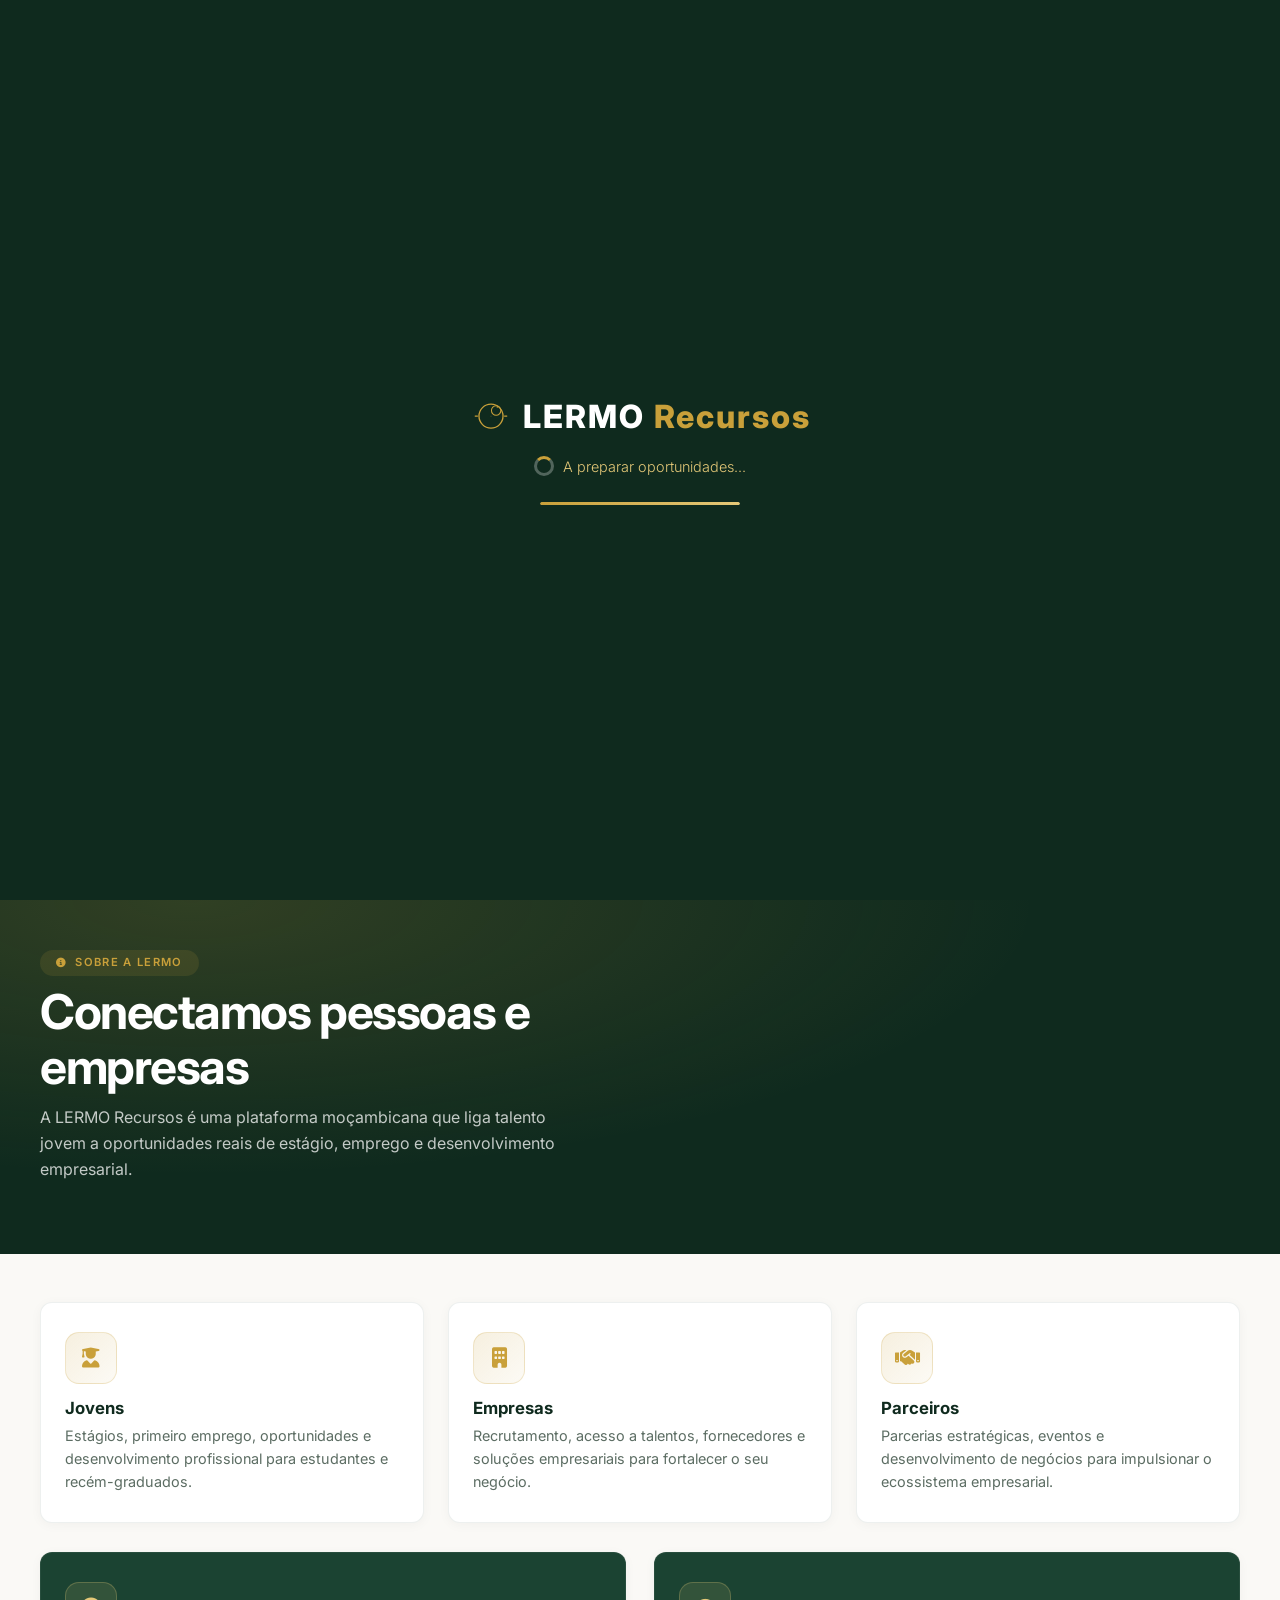
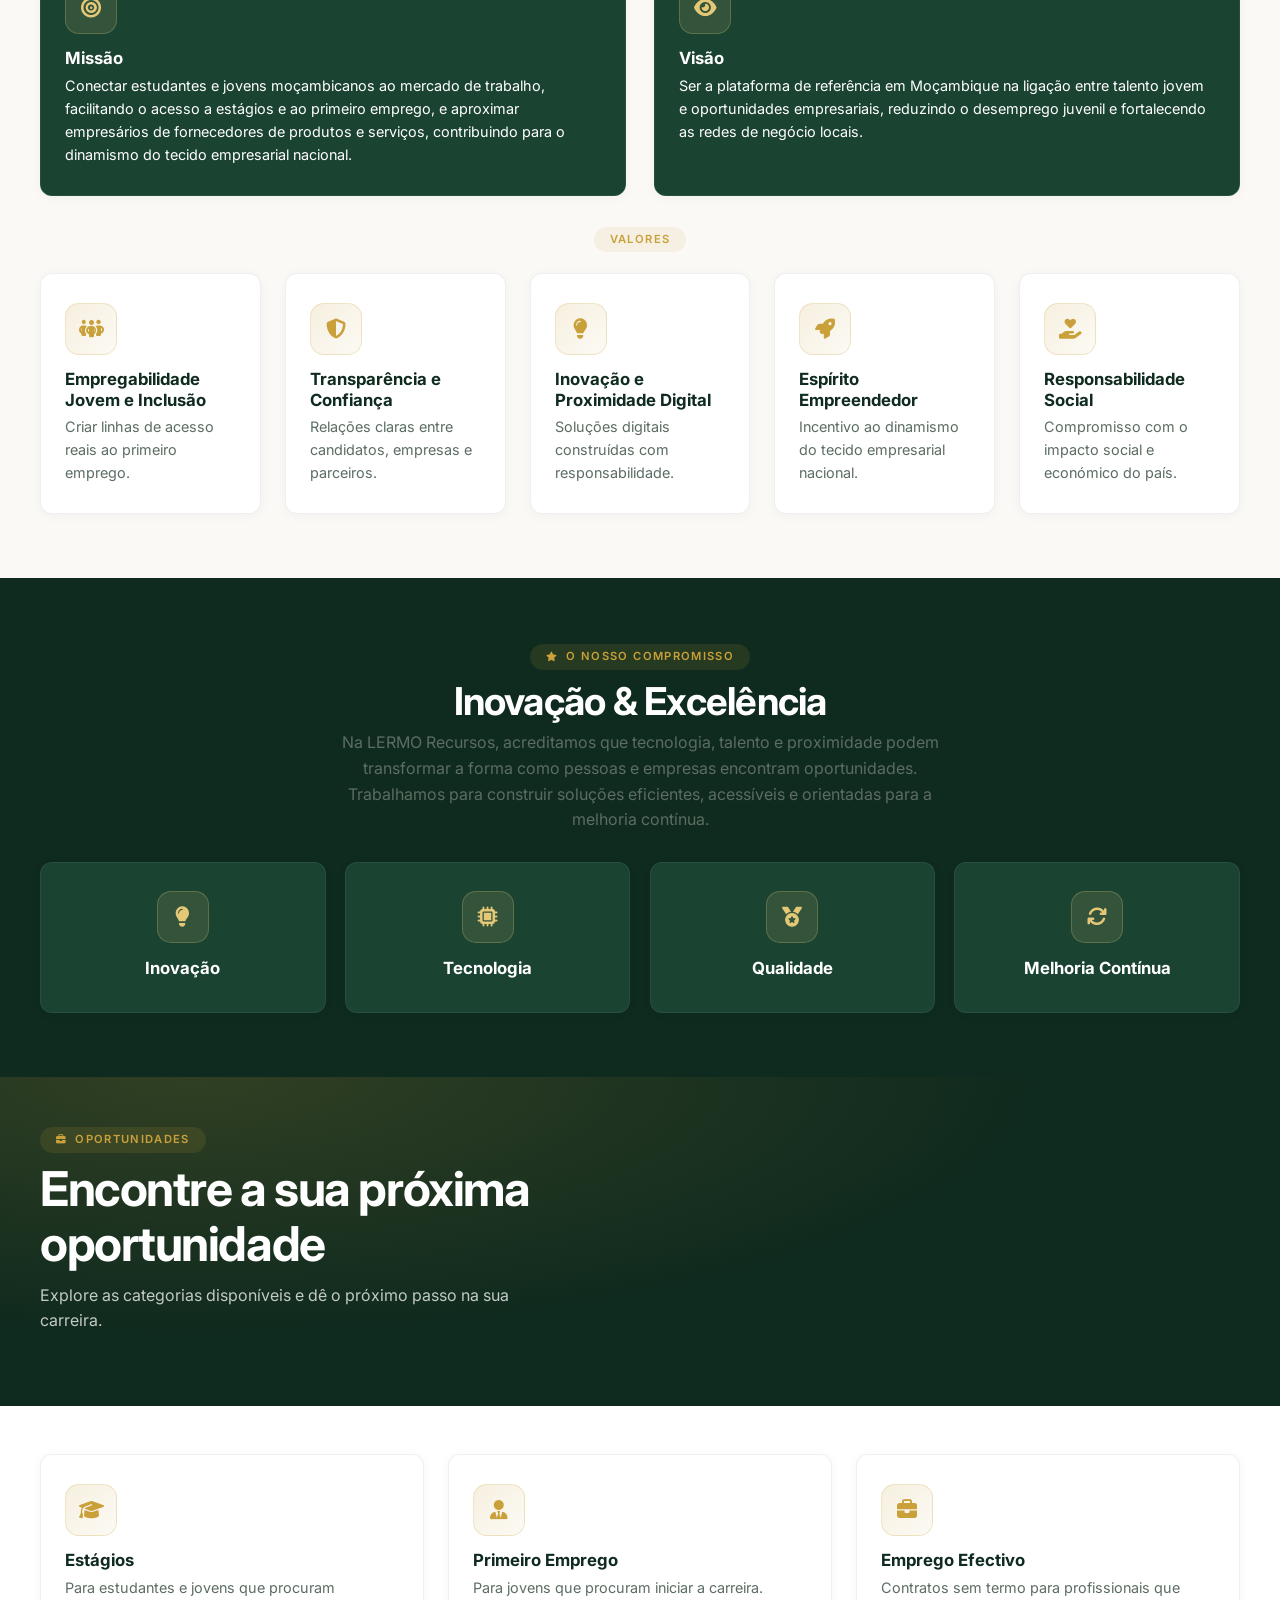
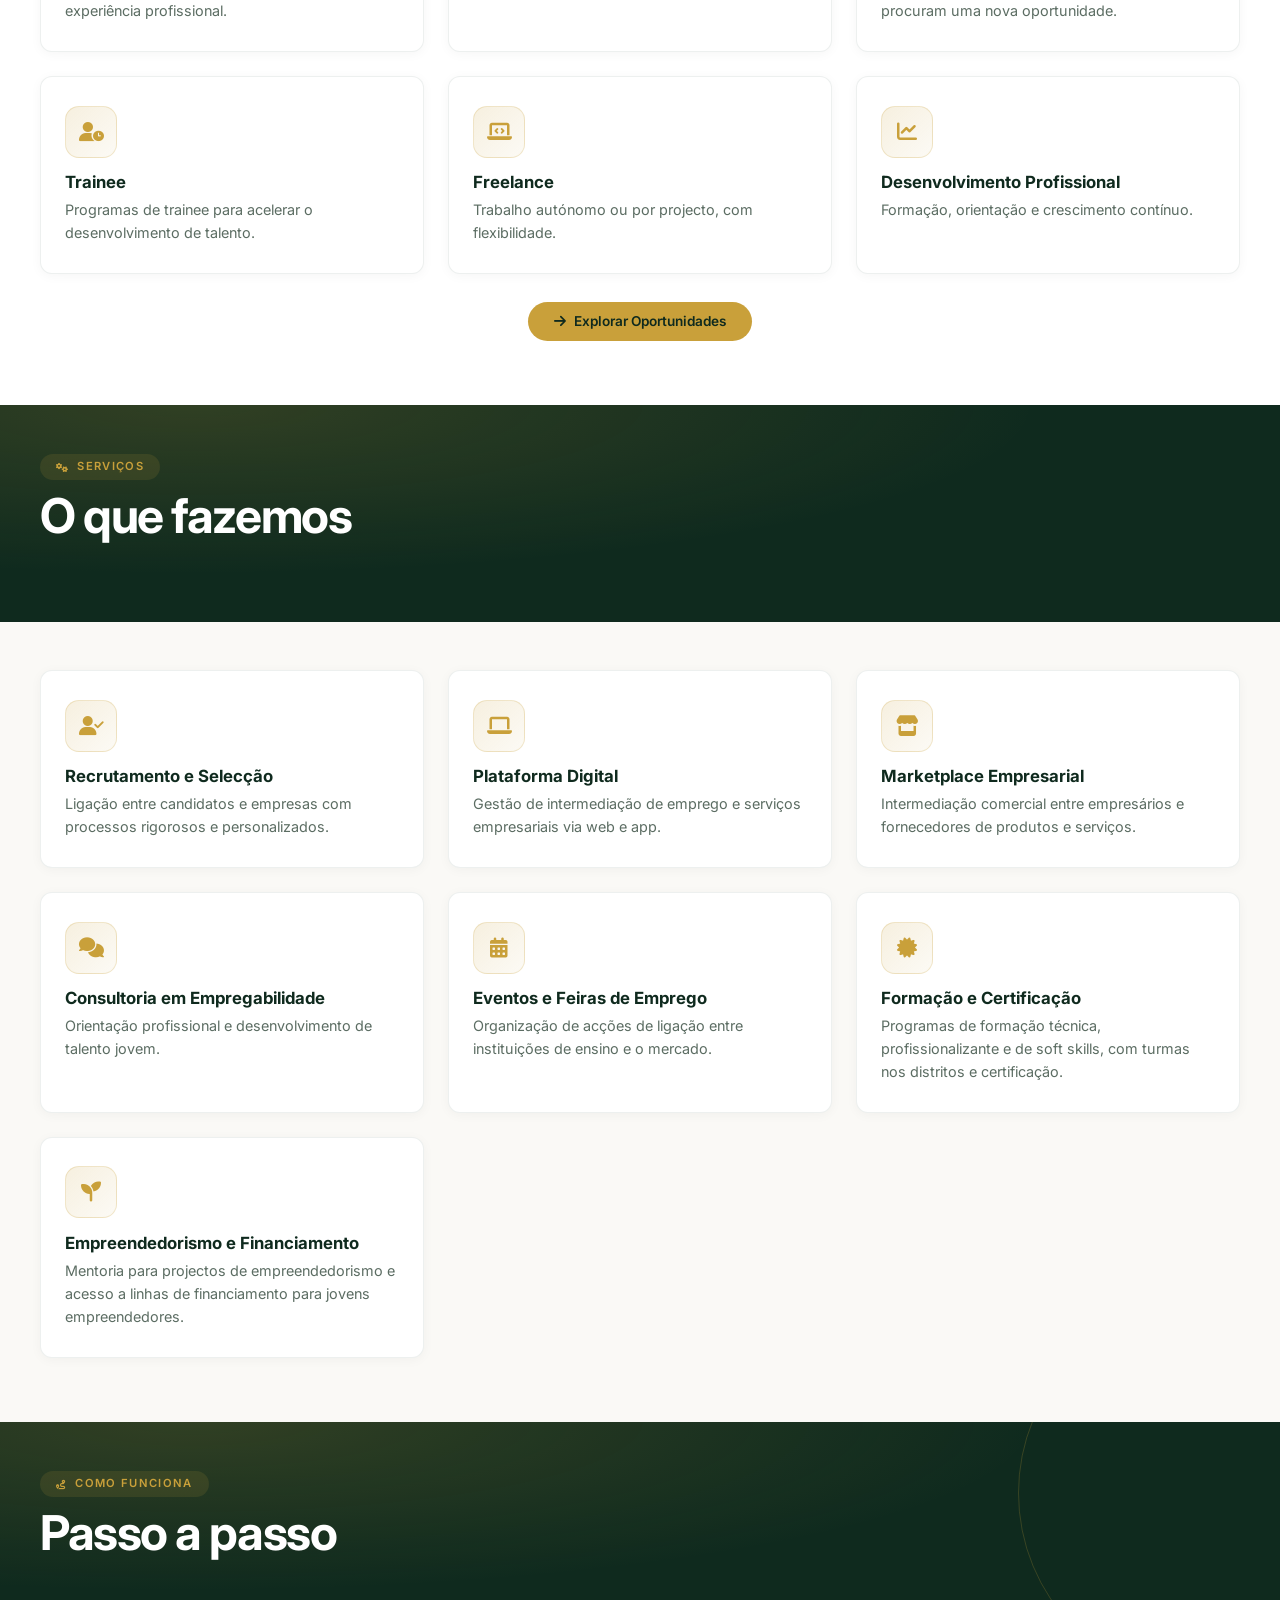
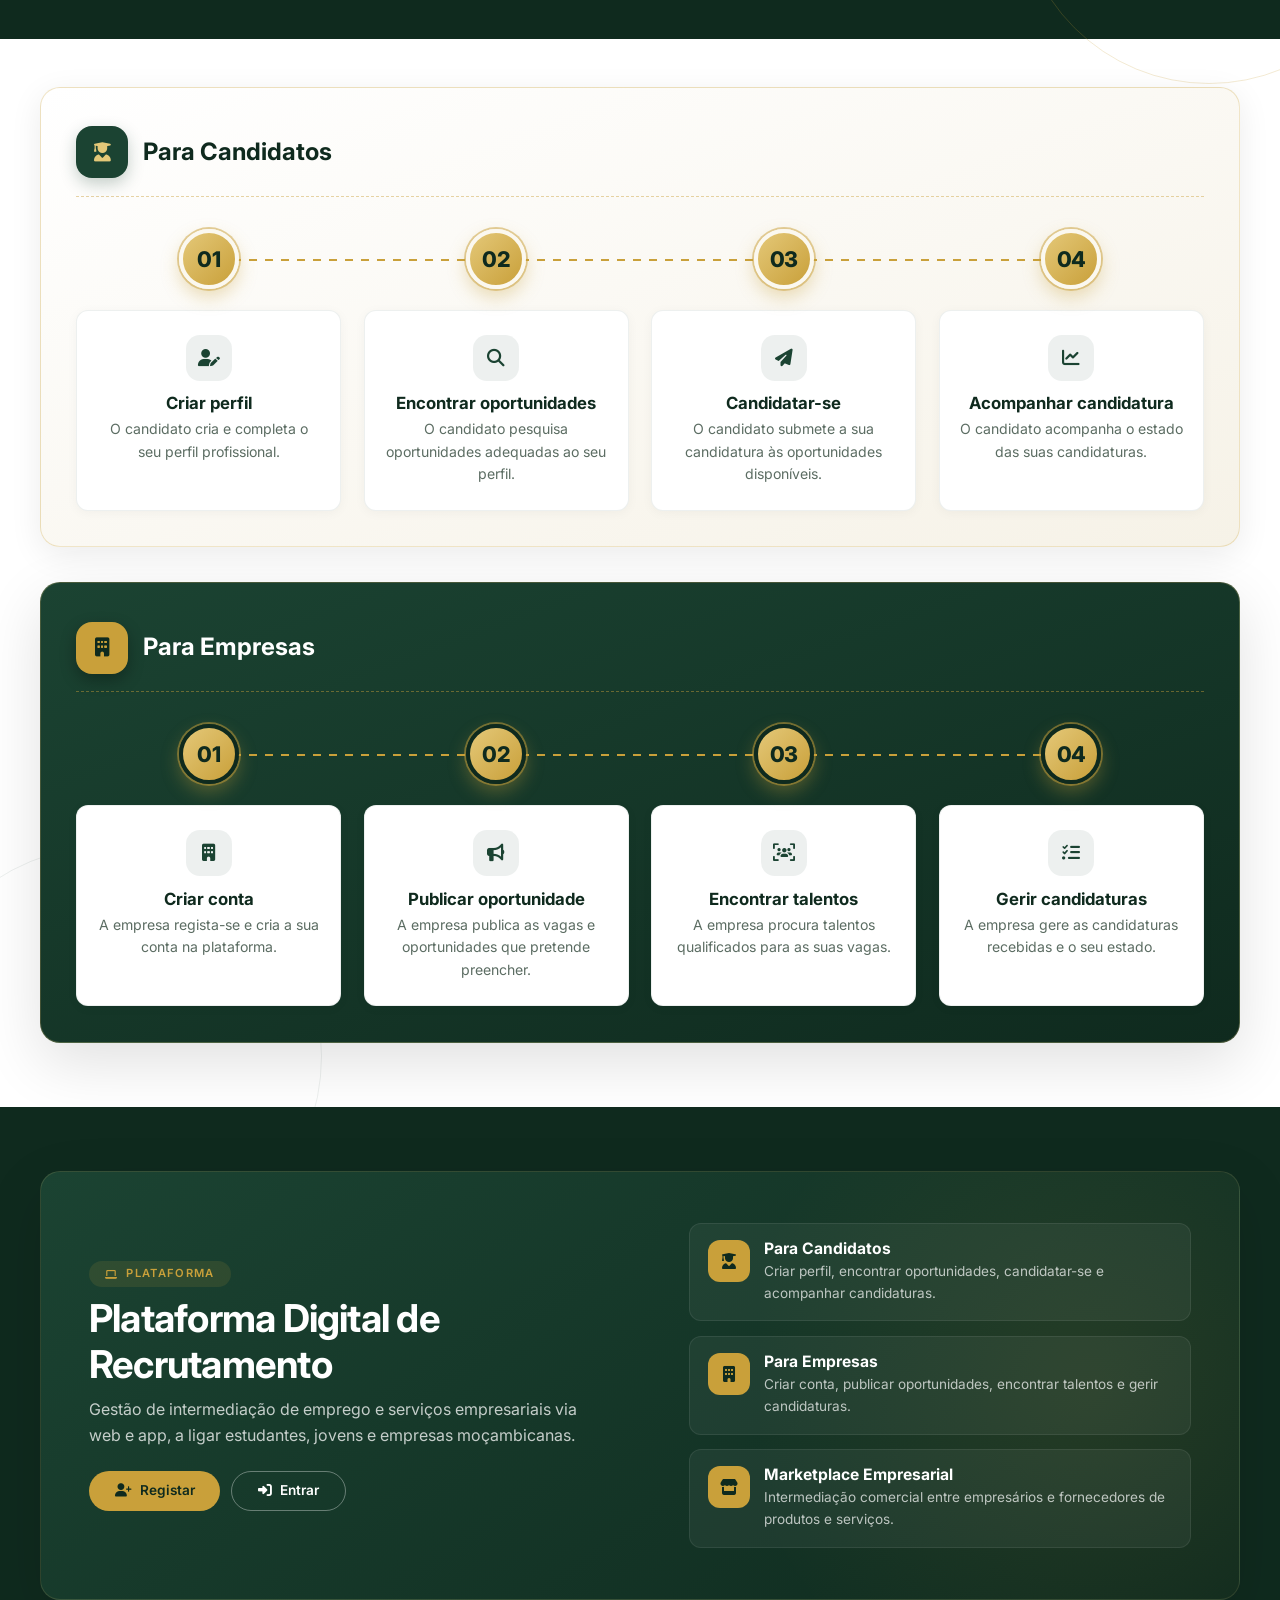
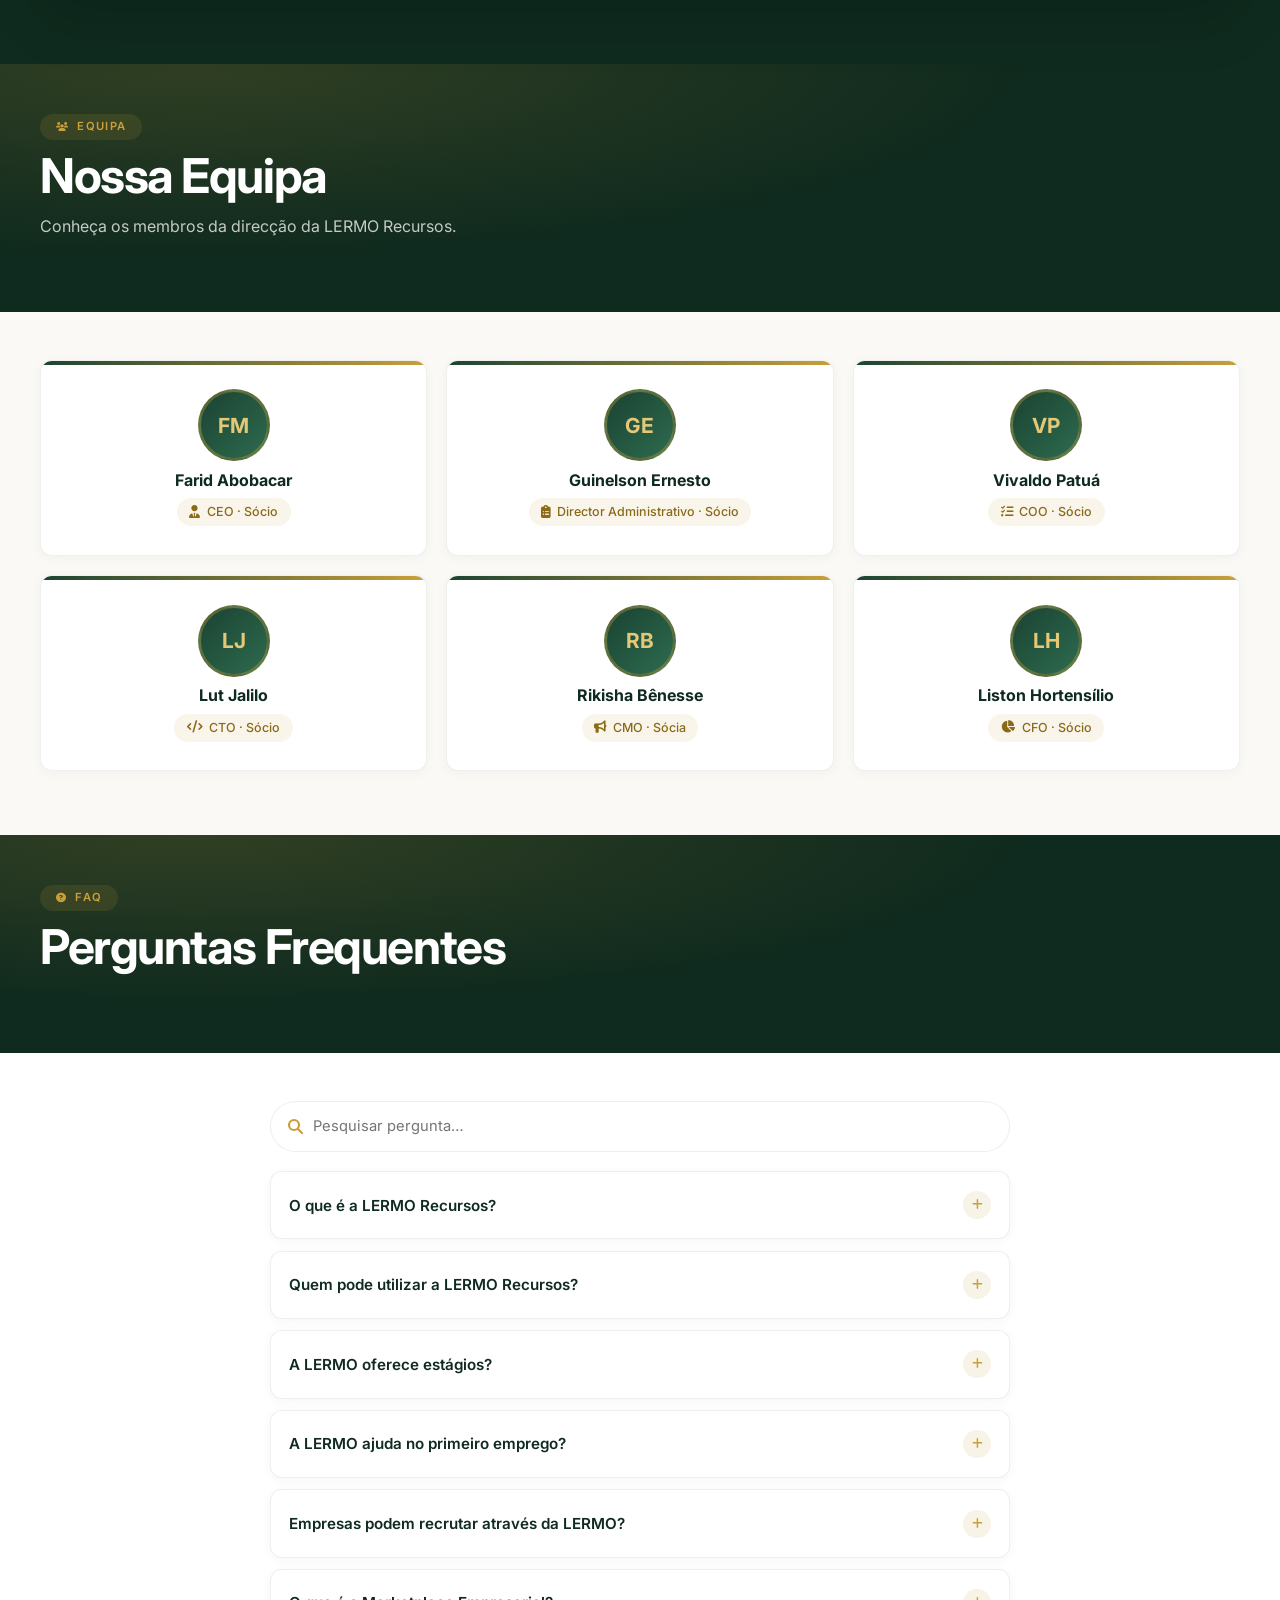
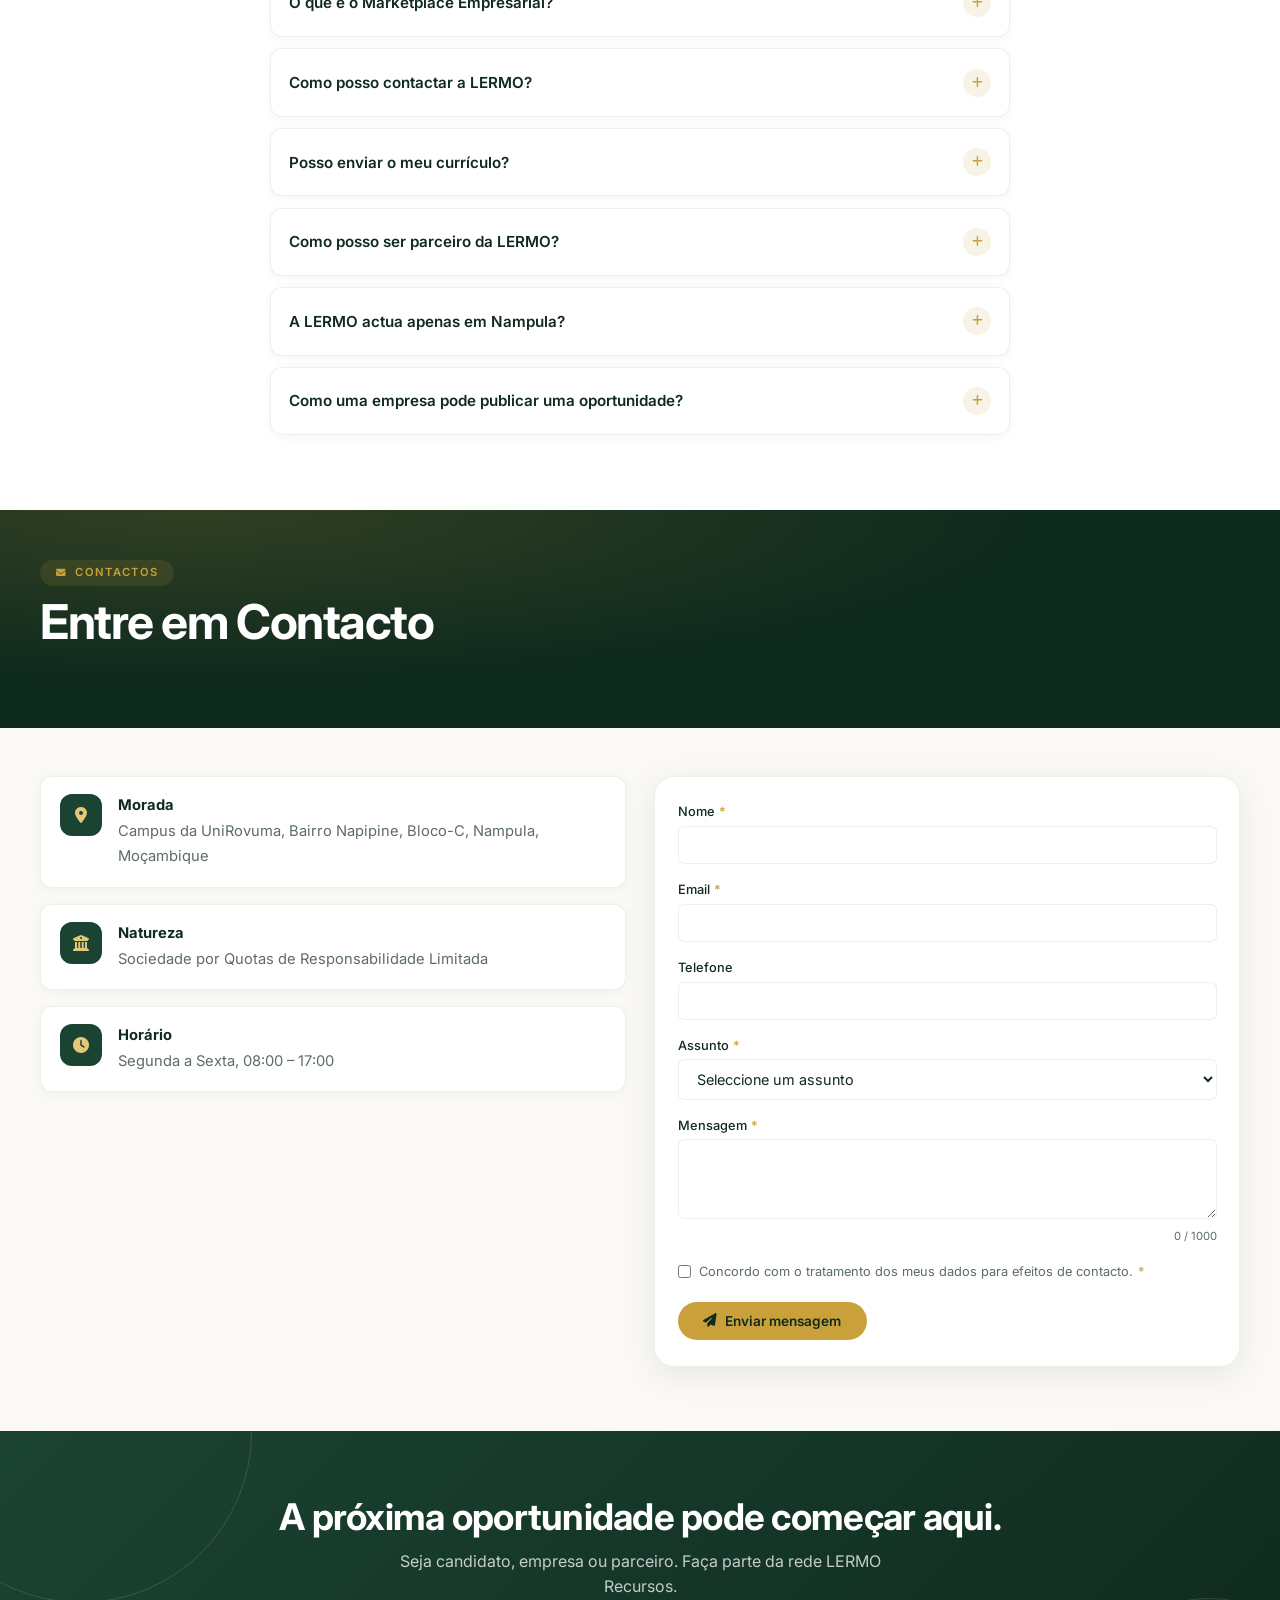
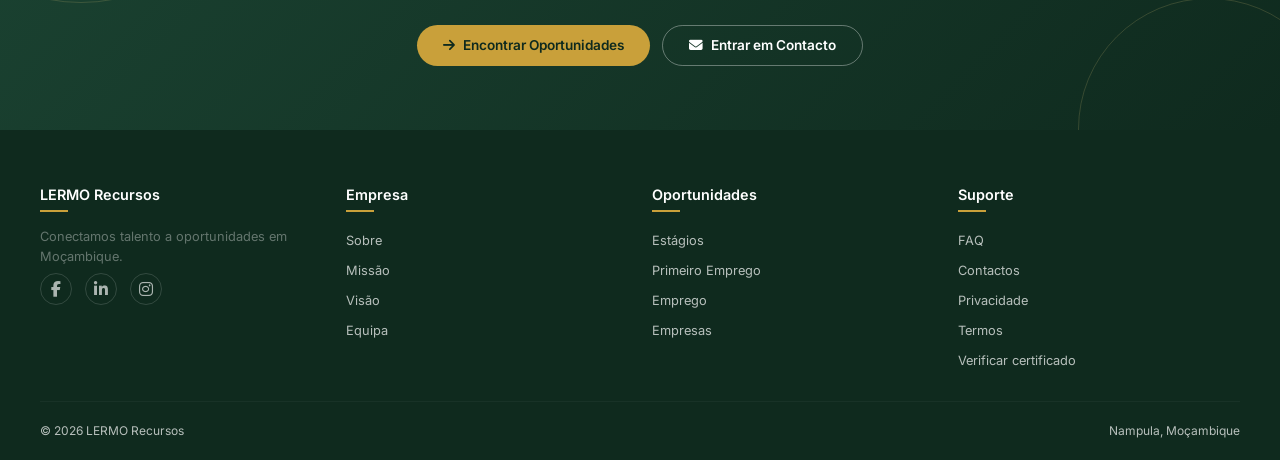
<file: index.html>
<!DOCTYPE html>
<html lang="pt-PT" data-i18n-manual>
<head>
  <meta charset="UTF-8" />
  <meta name="viewport" content="width=device-width, initial-scale=1.0" />
  <title data-i18n="idx.title">LERMO Recursos — Recrutamento, Estágios e Oportunidades em Moçambique</title>
  <meta name="description" content="LERMO Recursos conecta jovens talentos, estudantes e empresas através de oportunidades de estágio, primeiro emprego, formação, empreendedorismo e financiamento em Moçambique." data-i18n-content="idx.desc" />
  <link rel="preconnect" href="https://fonts.googleapis.com" />
  <link rel="preconnect" href="https://fonts.gstatic.com" crossorigin />
  <link href="https://fonts.googleapis.com/css2?family=Inter:opsz,wght@14..32,300;14..32,400;14..32,500;14..32,600;14..32,700;14..32,800&display=swap" rel="stylesheet" />
  <link rel="stylesheet" href="https://cdnjs.cloudflare.com/ajax/libs/font-awesome/6.5.0/css/all.min.css" />
  <link rel="stylesheet" href="css/index.css" />
<link rel="stylesheet" href="css/loader.css" th:href="@{/css/loader.css}" />
<script src="js/seguranca.js?v=4"></script>
</head>
<body>

  <!-- ===== LOADER ===== -->
  <div id="loader" role="status" aria-label="A carregar" data-i18n-aria="idx.loading">
    <div class="logo">
      <svg viewBox="0 0 300 300" fill="none" stroke="currentColor" stroke-linecap="round">
        <circle cx="150" cy="144" r="82" stroke-width="9"/>
        <line x1="42" y1="144" x2="58" y2="144" stroke-width="7"/>
        <line x1="242" y1="144" x2="258" y2="144" stroke-width="7"/>
        <g class="lermo-orbit">
          <circle cx="185" cy="106" r="32" stroke-width="7"/>
          <circle cx="193" cy="82" r="5" fill="currentColor" stroke="none"/>
        </g>
        <circle cx="150" cy="144" r="2.6" fill="currentColor" stroke="none"/>
      </svg>
      LERMO <span>Recursos</span>
    </div>
    <p><span class="ld-spin" aria-hidden="true"></span><span data-i18n="loader.text">A preparar oportunidades...</span></p>
    <div class="progress-bar"><div class="fill" id="loaderFill"></div></div>
  </div>

  <!-- ===== HEADER ===== -->
  <header id="header">
    <div class="container navbar">
      <a href="#" class="logo" aria-label="LERMO Recursos Início" data-i18n-aria="idx.logoAria">
        <svg viewBox="0 0 300 300" fill="none" stroke="currentColor" stroke-linecap="round">
          <circle cx="150" cy="144" r="82" stroke-width="9"/>
          <line x1="42" y1="144" x2="58" y2="144" stroke-width="7"/>
          <line x1="242" y1="144" x2="258" y2="144" stroke-width="7"/>
          <g class="lermo-orbit">
            <circle cx="185" cy="106" r="32" stroke-width="7"/>
            <circle cx="193" cy="82" r="5" fill="currentColor" stroke="none"/>
          </g>
          <circle cx="150" cy="144" r="2.6" fill="currentColor" stroke="none"/>
        </svg>
        <span class="logo-text">LERMO <span>Recursos</span></span>
      </a>
      <nav class="nav-links" aria-label="Navegação principal" data-i18n-aria="op.navAria">
        <a href="#inicio" class="active" data-i18n="nav.home">Início</a>
        <a href="#sobre" data-i18n="nav.about">Sobre Nós</a>
        <a href="oportunidades.html" th:href="@{/oportunidades}" data-i18n="nav.opportunities">Oportunidades</a>
        <a href="#servicos" data-i18n="nav.services">Serviços</a>
        <a href="#comofunciona" data-i18n="nav.how">Como Funciona</a>
        <a href="#contactos" data-i18n="nav.contact">Contactos</a>
      </nav>
      <div class="nav-actions">
        <button class="lang-toggle" id="langToggle" aria-label="Alternar idioma" data-i18n-aria="op.langAria">
          <i class="fas fa-globe"></i> <span id="langLabel">PT</span>
        </button>
        <a href="login.html" th:href="@{/login}" class="btn btn-login btn-sm" data-i18n="nav.login">Entrar</a>
        <a href="registo.html" th:href="@{/registo}" class="btn btn-primary btn-register btn-sm" data-i18n="nav.register">Registar</a>
      </div>
      <button class="hamburger" id="hamburger" aria-label="Abrir menu" aria-expanded="false" aria-controls="mobileMenu" data-i18n-aria="op.menuOpen">
        <i class="fas fa-bars"></i>
      </button>
    </div>
  </header>

  <!-- ===== MOBILE MENU ===== -->
  <div class="mobile-overlay" id="mobileMenu" role="dialog" aria-modal="true" aria-label="Menu mobile" data-i18n-aria="op.mobileNavAria">
    <div class="top-bar">
      <div class="logo" style="color:var(--color-white);">
        <svg viewBox="0 0 300 300" fill="none" stroke="currentColor" stroke-linecap="round">
          <circle cx="150" cy="144" r="82" stroke-width="9"/>
          <line x1="42" y1="144" x2="58" y2="144" stroke-width="7"/>
          <line x1="242" y1="144" x2="258" y2="144" stroke-width="7"/>
          <g class="lermo-orbit">
            <circle cx="185" cy="106" r="32" stroke-width="7"/>
            <circle cx="193" cy="82" r="5" fill="currentColor" stroke="none"/>
          </g>
          <circle cx="150" cy="144" r="2.6" fill="currentColor" stroke="none"/>
        </svg>
        <span class="logo-text">LERMO <span>Recursos</span></span>
      </div>
      <button class="close-btn" id="closeMobile" aria-label="Fechar menu" data-i18n-aria="op.menuClose"><i class="fas fa-times"></i></button>
    </div>
    <nav>
      <a href="#inicio"><i class="fas fa-home"></i> <span data-i18n="nav.home">Início</span></a>
      <a href="#sobre"><i class="fas fa-info-circle"></i> <span data-i18n="nav.about">Sobre Nós</span></a>
      <a href="oportunidades.html" th:href="@{/oportunidades}"><i class="fas fa-briefcase"></i> <span data-i18n="nav.opportunities">Oportunidades</span></a>
      <a href="#servicos"><i class="fas fa-cogs"></i> <span data-i18n="nav.services">Serviços</span></a>
      <a href="#comofunciona"><i class="fas fa-route"></i> <span data-i18n="nav.how">Como Funciona</span></a>
      <a href="#contactos"><i class="fas fa-envelope"></i> <span data-i18n="nav.contact">Contactos</span></a>
    </nav>
    <div class="bottom-actions">
      <a href="login.html" th:href="@{/login}" class="btn btn-login"><i class="fas fa-right-to-bracket"></i> <span data-i18n="nav.login">Entrar</span></a>
      <a href="registo.html" th:href="@{/registo}" class="btn btn-primary btn-register"><i class="fas fa-user-plus"></i> <span data-i18n="nav.register">Registar</span></a>
      <div class="lang-row">
        <button class="active" data-lang="pt">PT</button>
        <button data-lang="en">EN</button>
      </div>
    </div>
  </div>

  <!-- ===== HERO ===== -->
  <section class="hero" id="inicio">
    <div class="container hero-grid">
      <div class="hero-content">
        <h1>
          <span data-i18n="hero.line1">Transformamos</span><br>
          <span class="highlight" data-i18n="hero.line2">talento</span>
          <span data-i18n="hero.line3">em</span><br>
          <span class="highlight" data-i18n="hero.line4">oportunidades</span><span data-i18n="hero.line5">.</span>
        </h1>
        <p class="hero-sub" data-i18n="hero.sub">
          A LERMO Recursos conecta estudantes, jovens e empresas a oportunidades de estágio, emprego e intermediação empresarial em Moçambique.
        </p>
        <div class="hero-actions">
          <a href="oportunidades.html" th:href="@{/oportunidades}" class="btn btn-primary"><i class="fas fa-arrow-right"></i> <span data-i18n="hero.cta1">Encontrar Oportunidades</span></a>
          <a href="registo.html?tipo=empresa" th:href="@{/registo(tipo='empresa')}" class="btn btn-outline"><i class="fas fa-building"></i> <span data-i18n="hero.cta2">Sou Empresa</span></a>
        </div>
        <div class="hero-quote">
          <i class="fas fa-quote-left"></i>
          <span data-i18n="hero.quote">Quando a vida te dá limões, o LERMO dá-te oportunidades.</span>
        </div>
      </div>
      <div class="hero-visual">
        <div class="orb-wrapper">
          <div class="orb"></div>
          <div class="orb"></div>
          <svg class="hero-mark" viewBox="0 0 300 300" fill="none" stroke="#E4C878" stroke-linecap="round">
            <circle class="hero-mark-draw" cx="150" cy="144" r="82" stroke-width="6"/>
            <line class="hero-mark-draw" x1="42" y1="144" x2="62" y2="144" stroke-width="5"/>
            <line class="hero-mark-draw" x1="238" y1="144" x2="258" y2="144" stroke-width="5"/>
            <g class="lermo-orbit">
              <circle class="hero-mark-draw" cx="185" cy="106" r="32" stroke-width="5"/>
              <circle class="hero-mark-dot" cx="193" cy="82" r="5" fill="#E4C878" stroke="none"/>
            </g>
            <circle class="hero-mark-dot" cx="150" cy="144" r="2.6" fill="#E4C878" stroke="none"/>
          </svg>
        </div>
      </div>
    </div>
  </section>

  <!-- ===== SOBRE ===== -->
  <section id="sobre" class="has-banner">
    <div class="page-banner"><div class="container">
      <div class="fade-up">
        <span class="section-tag"><i class="fas fa-info-circle"></i> <span data-i18n="about.tag">Sobre a LERMO</span></span>
        <h2 class="section-title" data-i18n="about.title">Conectamos pessoas e empresas</h2>
        <p class="section-desc" data-i18n="about.desc">
          A LERMO Recursos é uma plataforma moçambicana que liga talento jovem a oportunidades reais de estágio, emprego e desenvolvimento empresarial.
        </p>
      </div>
    </div></div>
    <div class="container">
      <div class="grid-3 mt-2">
        <div class="card fade-up delay-1">
          <div class="icon"><i class="fas fa-user-graduate"></i></div>
          <h4 data-i18n="about.card1.title">Jovens</h4>
          <p data-i18n="about.card1.desc">Estágios, primeiro emprego, oportunidades e desenvolvimento profissional para estudantes e recém-graduados.</p>
        </div>
        <div class="card fade-up delay-2">
          <div class="icon"><i class="fas fa-building"></i></div>
          <h4 data-i18n="about.card2.title">Empresas</h4>
          <p data-i18n="about.card2.desc">Recrutamento, acesso a talentos, fornecedores e soluções empresariais para fortalecer o seu negócio.</p>
        </div>
        <div class="card fade-up delay-3">
          <div class="icon"><i class="fas fa-handshake"></i></div>
          <h4 data-i18n="about.card3.title">Parceiros</h4>
          <p data-i18n="about.card3.desc">Parcerias estratégicas, eventos e desenvolvimento de negócios para impulsionar o ecossistema empresarial.</p>
        </div>
      </div>

      <div class="grid-2 mt-2">
        <div class="card card-dark fade-up delay-1">
          <div class="icon"><i class="fas fa-bullseye"></i></div>
          <h4 data-i18n="about.mission.title">Missão</h4>
          <p data-i18n="about.mission.desc">Conectar estudantes e jovens moçambicanos ao mercado de trabalho, facilitando o acesso a estágios e ao primeiro emprego, e aproximar empresários de fornecedores de produtos e serviços, contribuindo para o dinamismo do tecido empresarial nacional.</p>
        </div>
        <div class="card card-dark fade-up delay-2">
          <div class="icon"><i class="fas fa-eye"></i></div>
          <h4 data-i18n="about.vision.title">Visão</h4>
          <p data-i18n="about.vision.desc">Ser a plataforma de referência em Moçambique na ligação entre talento jovem e oportunidades empresariais, reduzindo o desemprego juvenil e fortalecendo as redes de negócio locais.</p>
        </div>
      </div>

      <div class="text-center mt-2 fade-up">
        <span class="section-tag" data-i18n="values.tag">Valores</span>
      </div>
      <div class="grid-3 card-grid-values mt-1">
        <div class="card fade-up delay-1"><div class="icon"><i class="fas fa-people-group"></i></div><h4 data-i18n="values.v1">Empregabilidade Jovem e Inclusão</h4><p data-i18n="values.v1d">Criar linhas de acesso reais ao primeiro emprego.</p></div>
        <div class="card fade-up delay-2"><div class="icon"><i class="fas fa-shield-halved"></i></div><h4 data-i18n="values.v2">Transparência e Confiança</h4><p data-i18n="values.v2d">Relações claras entre candidatos, empresas e parceiros.</p></div>
        <div class="card fade-up delay-3"><div class="icon"><i class="fas fa-lightbulb"></i></div><h4 data-i18n="values.v3">Inovação e Proximidade Digital</h4><p data-i18n="values.v3d">Soluções digitais construídas com responsabilidade.</p></div>
        <div class="card fade-up delay-4"><div class="icon"><i class="fas fa-rocket"></i></div><h4 data-i18n="values.v4">Espírito Empreendedor</h4><p data-i18n="values.v4d">Incentivo ao dinamismo do tecido empresarial nacional.</p></div>
        <div class="card fade-up delay-1"><div class="icon"><i class="fas fa-hand-holding-heart"></i></div><h4 data-i18n="values.v5">Responsabilidade Social</h4><p data-i18n="values.v5d">Compromisso com o impacto social e económico do país.</p></div>
      </div>
    </div>
  </section>

  <!-- ===== INOVAÇÃO & EXCELÊNCIA ===== -->
  <section class="dark">
    <div class="container">
      <div class="text-center fade-up">
        <span class="section-tag"><i class="fas fa-star"></i> <span data-i18n="innovation.tag">O nosso compromisso</span></span>
        <h2 class="section-title" data-i18n="innovation.title">Inovação &amp; Excelência</h2>
        <p class="section-desc mx-auto" style="max-width:600px;" data-i18n="innovation.desc">Na LERMO Recursos, acreditamos que tecnologia, talento e proximidade podem transformar a forma como pessoas e empresas encontram oportunidades. Trabalhamos para construir soluções eficientes, acessíveis e orientadas para a melhoria contínua.</p>
      </div>
      <div class="grid-4 mt-2">
        <div class="card card-dark fade-up delay-1 text-center"><div class="icon"><i class="fas fa-lightbulb"></i></div><h4 data-i18n="innovation.i1">Inovação</h4></div>
        <div class="card card-dark fade-up delay-2 text-center"><div class="icon"><i class="fas fa-microchip"></i></div><h4 data-i18n="innovation.i2">Tecnologia</h4></div>
        <div class="card card-dark fade-up delay-3 text-center"><div class="icon"><i class="fas fa-medal"></i></div><h4 data-i18n="innovation.i3">Qualidade</h4></div>
        <div class="card card-dark fade-up delay-4 text-center"><div class="icon"><i class="fas fa-arrows-rotate"></i></div><h4 data-i18n="innovation.i4">Melhoria Contínua</h4></div>
      </div>
    </div>
  </section>

  <!-- ===== OPORTUNIDADES ===== -->
  <section id="oportunidades" class="alt has-banner">
    <div class="page-banner"><div class="container">
      <div class="fade-up">
        <span class="section-tag"><i class="fas fa-briefcase"></i> <span data-i18n="opportunities.tag">Oportunidades</span></span>
        <h2 class="section-title" data-i18n="opportunities.title">Encontre a sua próxima oportunidade</h2>
        <p class="section-desc" data-i18n="opportunities.desc">Explore as categorias disponíveis e dê o próximo passo na sua carreira.</p>
      </div>
    </div></div>
    <div class="container">
      <div class="grid-3 mt-2">
        <div class="card fade-up delay-1" data-href="oportunidades.html?tipo=estagio"><div class="icon"><i class="fas fa-graduation-cap"></i></div><h4 data-i18n="opp.1">Estágios</h4><p data-i18n="opp.1d">Para estudantes e jovens que procuram experiência profissional.</p></div>
        <div class="card fade-up delay-2" data-href="oportunidades.html?cat=vaga"><div class="icon"><i class="fas fa-user-tie"></i></div><h4 data-i18n="opp.2">Primeiro Emprego</h4><p data-i18n="opp.2d">Para jovens que procuram iniciar a carreira.</p></div>
        <div class="card fade-up delay-3" data-href="oportunidades.html?tipo=emprego_efectivo"><div class="icon"><i class="fas fa-briefcase"></i></div><h4 data-i18n="opp.3">Emprego Efectivo</h4><p data-i18n="opp.3d">Contratos sem termo para profissionais que procuram uma nova oportunidade.</p></div>
        <div class="card fade-up delay-1" data-href="oportunidades.html?tipo=trainee"><div class="icon"><i class="fas fa-user-clock"></i></div><h4 data-i18n="opp.4">Trainee</h4><p data-i18n="opp.4d">Programas de trainee para acelerar o desenvolvimento de talento.</p></div>
        <div class="card fade-up delay-2" data-href="oportunidades.html?tipo=freelance"><div class="icon"><i class="fas fa-laptop-code"></i></div><h4 data-i18n="opp.5">Freelance</h4><p data-i18n="opp.5d">Trabalho autónomo ou por projecto, com flexibilidade.</p></div>
        <div class="card fade-up delay-3" data-href="oportunidades.html?cat=formacao"><div class="icon"><i class="fas fa-chart-line"></i></div><h4 data-i18n="opp.6">Desenvolvimento Profissional</h4><p data-i18n="opp.6d">Formação, orientação e crescimento contínuo.</p></div>
      </div>
      <div class="text-center mt-2 fade-up">
        <a href="oportunidades.html" th:href="@{/oportunidades}" class="btn btn-primary"><i class="fas fa-arrow-right"></i> <span data-i18n="opportunities.cta">Explorar Oportunidades</span></a>
      </div>
    </div>
  </section>

  <!-- ===== SERVIÇOS ===== -->
  <section id="servicos" class="has-banner">
    <div class="page-banner"><div class="container">
      <div class="fade-up">
        <span class="section-tag"><i class="fas fa-cogs"></i> <span data-i18n="services.tag">Serviços</span></span>
        <h2 class="section-title" data-i18n="services.title">O que fazemos</h2>
      </div>
    </div></div>
    <div class="container">
      <div class="grid-3 mt-2">
        <div class="card fade-up delay-1"><div class="icon"><i class="fas fa-user-check"></i></div><h4 data-i18n="services.s1">Recrutamento e Selecção</h4><p data-i18n="services.s1d">Ligação entre candidatos e empresas com processos rigorosos e personalizados.</p></div>
        <div class="card fade-up delay-2"><div class="icon"><i class="fas fa-laptop"></i></div><h4 data-i18n="services.s2">Plataforma Digital</h4><p data-i18n="services.s2d">Gestão de intermediação de emprego e serviços empresariais via web e app.</p></div>
        <div class="card fade-up delay-3"><div class="icon"><i class="fas fa-store"></i></div><h4 data-i18n="services.s3">Marketplace Empresarial</h4><p data-i18n="services.s3d">Intermediação comercial entre empresários e fornecedores de produtos e serviços.</p></div>
        <div class="card fade-up delay-1"><div class="icon"><i class="fas fa-comments"></i></div><h4 data-i18n="services.s4">Consultoria em Empregabilidade</h4><p data-i18n="services.s4d">Orientação profissional e desenvolvimento de talento jovem.</p></div>
        <div class="card fade-up delay-2"><div class="icon"><i class="fas fa-calendar-alt"></i></div><h4 data-i18n="services.s5">Eventos e Feiras de Emprego</h4><p data-i18n="services.s5d">Organização de acções de ligação entre instituições de ensino e o mercado.</p></div>
        <div class="card fade-up delay-3"><div class="icon"><i class="fas fa-certificate"></i></div><h4 data-i18n="services.s6">Formação e Certificação</h4><p data-i18n="services.s6d">Programas de formação técnica, profissionalizante e de soft skills, com turmas nos distritos e certificação.</p></div>
        <div class="card fade-up delay-1"><div class="icon"><i class="fas fa-seedling"></i></div><h4 data-i18n="services.s7">Empreendedorismo e Financiamento</h4><p data-i18n="services.s7d">Mentoria para projectos de empreendedorismo e acesso a linhas de financiamento para jovens empreendedores.</p></div>
      </div>
    </div>
  </section>

  <!-- ===== COMO FUNCIONA ===== -->
  <section id="comofunciona" class="alt has-banner">
    <div class="page-banner"><div class="container">
      <div class="fade-up">
        <span class="section-tag"><i class="fas fa-route"></i> <span data-i18n="how.tag">Como Funciona</span></span>
        <h2 class="section-title" data-i18n="how.title">Passo a passo</h2>
      </div>
    </div></div>
    <div class="container">
      <div class="steps-groups">
        <div class="steps-panel fade-up" aria-labelledby="stepsCandTitle">
          <div class="steps-head"><span class="badge-ico" aria-hidden="true"><i class="fas fa-user-graduate"></i></span><h3 id="stepsCandTitle" data-i18n="how.candidate">Para Candidatos</h3></div>
          <ol class="steps">
            <li class="step fade-up delay-1" tabindex="0">
              <span class="step-num" aria-hidden="true">01</span>
              <div class="step-card">
                <div class="step-icon" aria-hidden="true"><i class="fas fa-user-pen"></i></div>
                <h4 data-i18n="how.c1">Criar perfil</h4>
                <p data-i18n="how.c1d">O candidato cria e completa o seu perfil profissional.</p>
              </div>
            </li>
            <li class="step fade-up delay-2" tabindex="0">
              <span class="step-num" aria-hidden="true">02</span>
              <div class="step-card">
                <div class="step-icon" aria-hidden="true"><i class="fas fa-magnifying-glass"></i></div>
                <h4 data-i18n="how.c2">Encontrar oportunidades</h4>
                <p data-i18n="how.c2d">O candidato pesquisa oportunidades adequadas ao seu perfil.</p>
              </div>
            </li>
            <li class="step fade-up delay-3" tabindex="0">
              <span class="step-num" aria-hidden="true">03</span>
              <div class="step-card">
                <div class="step-icon" aria-hidden="true"><i class="fas fa-paper-plane"></i></div>
                <h4 data-i18n="how.c3">Candidatar-se</h4>
                <p data-i18n="how.c3d">O candidato submete a sua candidatura às oportunidades disponíveis.</p>
              </div>
            </li>
            <li class="step fade-up delay-4" tabindex="0">
              <span class="step-num" aria-hidden="true">04</span>
              <div class="step-card">
                <div class="step-icon" aria-hidden="true"><i class="fas fa-chart-line"></i></div>
                <h4 data-i18n="how.c4">Acompanhar candidatura</h4>
                <p data-i18n="how.c4d">O candidato acompanha o estado das suas candidaturas.</p>
              </div>
            </li>
          </ol>
        </div>
        <div class="steps-panel company fade-up delay-1" aria-labelledby="stepsCompTitle">
          <div class="steps-head"><span class="badge-ico" aria-hidden="true"><i class="fas fa-building"></i></span><h3 id="stepsCompTitle" data-i18n="how.company">Para Empresas</h3></div>
          <ol class="steps">
            <li class="step fade-up delay-1" tabindex="0">
              <span class="step-num" aria-hidden="true">01</span>
              <div class="step-card">
                <div class="step-icon" aria-hidden="true"><i class="fas fa-building"></i></div>
                <h4 data-i18n="how.e1">Criar conta</h4>
                <p data-i18n="how.e1d">A empresa regista-se e cria a sua conta na plataforma.</p>
              </div>
            </li>
            <li class="step fade-up delay-2" tabindex="0">
              <span class="step-num" aria-hidden="true">02</span>
              <div class="step-card">
                <div class="step-icon" aria-hidden="true"><i class="fas fa-bullhorn"></i></div>
                <h4 data-i18n="how.e2">Publicar oportunidade</h4>
                <p data-i18n="how.e2d">A empresa publica as vagas e oportunidades que pretende preencher.</p>
              </div>
            </li>
            <li class="step fade-up delay-3" tabindex="0">
              <span class="step-num" aria-hidden="true">03</span>
              <div class="step-card">
                <div class="step-icon" aria-hidden="true"><i class="fas fa-users-viewfinder"></i></div>
                <h4 data-i18n="how.e3">Encontrar talentos</h4>
                <p data-i18n="how.e3d">A empresa procura talentos qualificados para as suas vagas.</p>
              </div>
            </li>
            <li class="step fade-up delay-4" tabindex="0">
              <span class="step-num" aria-hidden="true">04</span>
              <div class="step-card">
                <div class="step-icon" aria-hidden="true"><i class="fas fa-list-check"></i></div>
                <h4 data-i18n="how.e4">Gerir candidaturas</h4>
                <p data-i18n="how.e4d">A empresa gere as candidaturas recebidas e o seu estado.</p>
              </div>
            </li>
          </ol>
        </div>
      </div>
    </div>
  </section>

  <!-- ===== PLATAFORMA ===== -->
  <section id="plataforma" class="dark">
    <div class="container">
      <div class="platform-wrap fade-up">
        <div class="platform-inner">
          <div class="platform-copy">
            <span class="section-tag"><i class="fas fa-laptop"></i> <span data-i18n="platform.tag">Plataforma</span></span>
            <h2 data-i18n="platform.title">Plataforma Digital de Recrutamento</h2>
            <p data-i18n="platform.desc">Gestão de intermediação de emprego e serviços empresariais via web e app, a ligar estudantes, jovens e empresas moçambicanas.</p>
            <div class="platform-actions">
              <a href="registo.html" th:href="@{/registo}" class="btn btn-primary"><i class="fas fa-user-plus"></i> <span data-i18n="nav.register">Registar</span></a>
              <a href="login.html" th:href="@{/login}" class="btn btn-outline"><i class="fas fa-right-to-bracket"></i> <span data-i18n="nav.login">Entrar</span></a>
            </div>
          </div>
          <div class="platform-pillars">
            <div class="pillar"><i class="fas fa-user-graduate" aria-hidden="true"></i><div><h4 data-i18n="how.candidate">Para Candidatos</h4><p data-i18n="platform.p1">Criar perfil, encontrar oportunidades, candidatar-se e acompanhar candidaturas.</p></div></div>
            <div class="pillar"><i class="fas fa-building" aria-hidden="true"></i><div><h4 data-i18n="how.company">Para Empresas</h4><p data-i18n="platform.p2">Criar conta, publicar oportunidades, encontrar talentos e gerir candidaturas.</p></div></div>
            <div class="pillar"><i class="fas fa-store" aria-hidden="true"></i><div><h4 data-i18n="services.s3">Marketplace Empresarial</h4><p data-i18n="services.s3d">Intermediação comercial entre empresários e fornecedores de produtos e serviços.</p></div></div>
          </div>
        </div>
      </div>
    </div>
  </section>

  <!-- ===== EQUIPA ===== -->
  <section id="equipa" class="has-banner">
    <div class="page-banner"><div class="container">
      <div class="fade-up">
        <span class="section-tag"><i class="fas fa-users"></i> <span data-i18n="team.tag">Equipa</span></span>
        <h2 class="section-title" data-i18n="team.title">Nossa Equipa</h2>
        <p class="section-desc" data-i18n="team.desc">Conheça os membros da direcção da LERMO Recursos.</p>
      </div>
    </div></div>
    <div class="container">
      <div class="team-grid mt-2">
        <div class="team-card fade-up delay-1">
          <div class="avatar">FM</div>
          <h4>Farid Abobacar</h4>
          <div class="role"><i class="fas fa-user-tie"></i> <span data-i18n="idx.role.ceo">CEO · Sócio</span></div>
        </div>
        <div class="team-card fade-up delay-2">
          <div class="avatar">GE</div>
          <h4>Guinelson Ernesto</h4>
          <div class="role"><i class="fas fa-clipboard-list"></i> <span data-i18n="idx.role.admin">Director Administrativo · Sócio</span></div>
        </div>
        <div class="team-card fade-up delay-3">
          <div class="avatar">VP</div>
          <h4>Vivaldo Patuá</h4>
          <div class="role"><i class="fas fa-tasks"></i> <span data-i18n="idx.role.coo">COO · Sócio</span></div>
        </div>
        <div class="team-card fade-up delay-1">
          <div class="avatar">LJ</div>
          <h4>Lut Jalilo</h4>
          <div class="role"><i class="fas fa-code"></i> <span data-i18n="idx.role.cto">CTO · Sócio</span></div>
        </div>
        <div class="team-card fade-up delay-2">
          <div class="avatar">RB</div>
          <h4>Rikisha Bênesse</h4>
          <div class="role"><i class="fas fa-bullhorn"></i> <span data-i18n="idx.role.cmo">CMO · Sócia</span></div>
        </div>
        <div class="team-card fade-up delay-3">
          <div class="avatar">LH</div>
          <h4>Liston Hortensílio</h4>
          <div class="role"><i class="fas fa-chart-pie"></i> <span data-i18n="idx.role.cfo">CFO · Sócio</span></div>
        </div>
      </div>
    </div>
  </section>

  <!-- ===== FAQ ===== -->
  <section id="faq" class="alt has-banner">
    <div class="page-banner"><div class="container">
      <div class="fade-up">
        <span class="section-tag"><i class="fas fa-question-circle"></i> <span data-i18n="faq.tag">FAQ</span></span>
        <h2 class="section-title" data-i18n="faq.title">Perguntas Frequentes</h2>
      </div>
    </div></div>
    <div class="container">
      <div style="max-width:740px; margin:1.5rem auto 0;">
        <div class="faq-search fade-up" style="margin-bottom:1.2rem;">
          <input type="search" id="faqSearch" placeholder="Pesquisar pergunta…" data-i18n="faq.search" aria-label="Pesquisar pergunta" data-i18n-aria="faq.search">
        </div>
        <div id="faqList">
        <div class="faq-item fade-up"><button type="button" class="faq-question" aria-expanded="false"><span data-i18n="faq.q1">O que é a LERMO Recursos?</span><i class="fas fa-plus"></i></button><div class="faq-answer" role="region"><p data-i18n="faq.a1">A LERMO Recursos é uma plataforma moçambicana que conecta jovens, estudantes e empresas a oportunidades de estágio, emprego e intermediação empresarial.</p></div></div>
        <div class="faq-item fade-up"><button type="button" class="faq-question" aria-expanded="false"><span data-i18n="faq.q2">Quem pode utilizar a LERMO Recursos?</span><i class="fas fa-plus"></i></button><div class="faq-answer" role="region"><p data-i18n="faq.a2">Estudantes, recém-graduados, profissionais e empresas de todos os sectores, em Moçambique e noutros países.</p></div></div>
        <div class="faq-item fade-up"><button type="button" class="faq-question" aria-expanded="false"><span data-i18n="faq.q3">A LERMO oferece estágios?</span><i class="fas fa-plus"></i></button><div class="faq-answer" role="region"><p data-i18n="faq.a3">Sim, a LERMO facilita o acesso a estágios em empresas parceiras para estudantes e jovens.</p></div></div>
        <div class="faq-item fade-up"><button type="button" class="faq-question" aria-expanded="false"><span data-i18n="faq.q4">A LERMO ajuda no primeiro emprego?</span><i class="fas fa-plus"></i></button><div class="faq-answer" role="region"><p data-i18n="faq.a4">Sim, através da nossa plataforma, candidatos podem encontrar oportunidades de primeiro emprego.</p></div></div>
        <div class="faq-item fade-up"><button type="button" class="faq-question" aria-expanded="false"><span data-i18n="faq.q5">Empresas podem recrutar através da LERMO?</span><i class="fas fa-plus"></i></button><div class="faq-answer" role="region"><p data-i18n="faq.a5">Sim, as empresas podem publicar vagas e aceder a uma base de talentos qualificados.</p></div></div>
        <div class="faq-item fade-up"><button type="button" class="faq-question" aria-expanded="false"><span data-i18n="faq.q6">O que é o Marketplace Empresarial?</span><i class="fas fa-plus"></i></button><div class="faq-answer" role="region"><p data-i18n="faq.a6">É um espaço onde empresários e fornecedores se conectam para negócios e parcerias.</p></div></div>
        <div class="faq-item fade-up"><button type="button" class="faq-question" aria-expanded="false"><span data-i18n="faq.q8">Como posso contactar a LERMO?</span><i class="fas fa-plus"></i></button><div class="faq-answer" role="region"><p data-i18n="faq.a8">Através do formulário de contacto disponível nesta página.</p></div></div>
        <div class="faq-item fade-up"><button type="button" class="faq-question" aria-expanded="false"><span data-i18n="faq.q9b">Posso enviar o meu currículo?</span><i class="fas fa-plus"></i></button><div class="faq-answer" role="region"><p data-i18n="faq.a9b">Pode registar-se através do botão Registar e criar o seu perfil profissional na plataforma. Se preferir, pode também contactar-nos pelo formulário de contacto.</p></div></div>
        <div class="faq-item fade-up"><button type="button" class="faq-question" aria-expanded="false"><span data-i18n="faq.q9">Como posso ser parceiro da LERMO?</span><i class="fas fa-plus"></i></button><div class="faq-answer" role="region"><p data-i18n="faq.a9">Entre em contacto connosco através do formulário, seleccionando o assunto "Marketplace Empresarial e Parcerias".</p></div></div>
        <div class="faq-item fade-up"><button type="button" class="faq-question" aria-expanded="false"><span data-i18n="faq.q10">A LERMO actua apenas em Nampula?</span><i class="fas fa-plus"></i></button><div class="faq-answer" role="region"><p data-i18n="faq.a10">Não. A actividade da sociedade é desenvolvida em todo o território de Moçambique, estando a plataforma aberta a candidatos e entidades de outros países.</p></div></div>
        <div class="faq-item fade-up"><button type="button" class="faq-question" aria-expanded="false"><span data-i18n="faq.q11">Como uma empresa pode publicar uma oportunidade?</span><i class="fas fa-plus"></i></button><div class="faq-answer" role="region"><p data-i18n="faq.a11">Crie a sua conta de empresa através do botão Registar e publique as suas oportunidades na plataforma. Se preferir, contacte-nos pelo formulário de contacto.</p></div></div>
        <p id="faqEmpty" class="faq-empty" data-i18n="faq.empty" role="status">Nenhuma pergunta corresponde à sua pesquisa.</p>
        </div>
      </div>
    </div>
  </section>

  <!-- ===== CONTACTOS ===== -->
  <section id="contactos" class="has-banner">
    <div class="page-banner"><div class="container">
      <div class="fade-up">
        <span class="section-tag"><i class="fas fa-envelope"></i> <span data-i18n="contact.tag">Contactos</span></span>
        <h2 class="section-title" data-i18n="contact.title">Entre em Contacto</h2>
      </div>
    </div></div>
    <div class="container">
      <div class="grid-2 mt-2">
        <div class="contact-info">
          <div class="contact-item fade-up"><span class="ci" aria-hidden="true"><i class="fas fa-map-marker-alt"></i></span><div><strong data-i18n="contact.address">Morada</strong><span class="text-muted" data-i18n="idx.addressText">Campus da UniRovuma, Bairro Napipine, Bloco-C, Nampula, Moçambique</span></div></div>
          <div class="contact-item fade-up"><span class="ci" aria-hidden="true"><i class="fas fa-building-columns"></i></span><div><strong data-i18n="contact.nature">Natureza</strong><span class="text-muted" data-i18n="contact.natureText">Sociedade por Quotas de Responsabilidade Limitada</span></div></div>
          <div class="contact-item fade-up"><span class="ci" aria-hidden="true"><i class="fas fa-clock"></i></span><div><strong data-i18n="contact.hours">Horário</strong><span class="text-muted" data-i18n="contact.hoursText">Segunda a Sexta, 08:00 – 17:00</span></div></div>
        </div>
        <div class="form-panel fade-up">
          <form id="contactForm" novalidate>
            <div class="form-group"><label for="nome"><span data-i18n="form.name">Nome</span> <span class="required">*</span></label><input type="text" id="nome" required /></div>
            <div class="form-group"><label for="email"><span data-i18n="form.email">Email</span> <span class="required">*</span></label><input type="email" id="email" required /></div>
            <div class="form-group"><label for="telefone"><span data-i18n="form.phone">Telefone</span></label><input type="tel" id="telefone" /></div>
            <div class="form-group"><label for="assunto"><span data-i18n="form.subject">Assunto</span> <span class="required">*</span></label>
              <select id="assunto" required>
                <option value="" data-i18n="form.select">Seleccione um assunto</option>
                <option data-i18n="form.sub1">Estágios e Primeiro Emprego</option>
                <option data-i18n="form.sub2">Recrutamento para Empresas</option>
                <option data-i18n="form.sub3">Marketplace Empresarial e Parcerias</option>
                <option data-i18n="form.sub4">Consultoria em Empregabilidade</option>
                <option data-i18n="form.sub5">Imprensa e Comunicação</option>
                <option value="outro" data-i18n="form.sub6">Outro assunto</option>
              </select>
            </div>
            <div class="form-group" id="outroAssuntoGroup" style="display:none;"><label for="outroAssunto"><span data-i18n="form.specify">Especifique o assunto</span> <span class="required">*</span></label><input type="text" id="outroAssunto" /></div>
            <div class="form-group"><label for="mensagem"><span data-i18n="form.message">Mensagem</span> <span class="required">*</span></label><textarea id="mensagem" rows="3" maxlength="1000" required></textarea><div class="char-count"><span id="charCount">0</span> / 1000</div></div>
            <div class="form-group"><div class="checkbox-group"><input type="checkbox" id="consent" required /><label for="consent"><span data-i18n="form.consent">Concordo com o tratamento dos meus dados para efeitos de contacto.</span> <span class="required">*</span></label></div></div>
            <button type="submit" class="btn btn-primary"><i class="fas fa-paper-plane"></i> <span data-i18n="form.send">Enviar mensagem</span></button>
            <div class="form-status" id="formStatus" role="status" aria-live="polite"></div>
          </form>
        </div>
      </div>
    </div>
  </section>

  <!-- ===== CTA FINAL ===== -->
  <section class="cta-final" aria-labelledby="ctaTitle">
    <div class="container fade-up">
      <h2 id="ctaTitle" data-i18n="cta.title">A próxima oportunidade pode começar aqui.</h2>
      <p data-i18n="cta.desc">Seja candidato, empresa ou parceiro. Faça parte da rede LERMO Recursos.</p>
      <div class="cta-actions">
        <a href="registo.html?tipo=candidato" th:href="@{/registo(tipo='candidato')}" class="btn btn-primary"><i class="fas fa-arrow-right"></i> <span data-i18n="cta.btn1">Encontrar Oportunidades</span></a>
        <a href="#contactos" class="btn btn-outline"><i class="fas fa-envelope"></i> <span data-i18n="cta.btn2">Entrar em Contacto</span></a>
      </div>
    </div>
  </section>

  <!-- ===== FOOTER ===== -->
  <footer>
    <div class="container">
      <div class="grid-4">
        <div>
          <h4>LERMO Recursos</h4>
          <p style="font-size:0.8rem; opacity:0.5;" data-i18n="footer.desc">Conectamos talento a oportunidades em Moçambique.</p>
          <div class="socials">
            <a href="#" aria-label="Facebook" rel="noopener"><i class="fab fa-facebook-f"></i></a>
            <a href="#" aria-label="LinkedIn"><i class="fab fa-linkedin-in"></i></a>
            <a href="#" aria-label="Instagram"><i class="fab fa-instagram"></i></a>
          </div>
        </div>
        <div><h4 data-i18n="footer.company">Empresa</h4><ul><li><a href="#sobre" data-i18n="footer.about">Sobre</a></li><li><a href="#sobre" data-i18n="footer.mission">Missão</a></li><li><a href="#sobre" data-i18n="footer.vision">Visão</a></li><li><a href="#equipa" data-i18n="footer.team">Equipa</a></li></ul></div>
        <div><h4 data-i18n="footer.opportunities">Oportunidades</h4><ul><li><a href="oportunidades.html?tipo=estagio" data-i18n="footer.internships">Estágios</a></li><li><a href="oportunidades.html?cat=vaga" data-i18n="footer.firstjob">Primeiro Emprego</a></li><li><a href="oportunidades.html?tipo=emprego_efectivo" data-i18n="footer.jobs">Emprego</a></li><li><a href="registo.html?tipo=empresa" th:href="@{/registo(tipo='empresa')}" data-i18n="footer.companies">Empresas</a></li></ul></div>
        <div><h4 data-i18n="footer.support">Suporte</h4><ul><li><a href="#faq" data-i18n="footer.faq">FAQ</a></li><li><a href="#contactos" data-i18n="footer.contact">Contactos</a></li><li><a href="legal.html#privacidade" th:href="@{/legal#privacidade}" data-i18n="footer.privacy">Privacidade</a></li><li><a href="legal.html#termos" th:href="@{/legal#termos}" data-i18n="footer.terms">Termos</a></li><li><a href="verificar.html" th:href="@{/verificar}" data-i18n="footer.verify">Verificar certificado</a></li></ul></div>
      </div>
      <div class="footer-bottom">
        <span>© 2026 LERMO Recursos</span>
        <span data-i18n="op.footerCity">Nampula, Moçambique</span>
      </div>
    </div>
  </footer>

  <!-- ===== BACK TO TOP ===== -->
  <button id="backToTop" aria-label="Voltar ao topo" data-i18n-aria="op.top"><i class="fas fa-arrow-up"></i></button>

  <!-- ===== LOGIN (painel sobreposto) ===== -->
  <div class="lm-modal" id="loginModal" role="dialog" aria-modal="true" aria-labelledby="loginTitle" aria-hidden="true">
    <div class="lm-box">
      <button type="button" class="lm-close" id="loginClose" aria-label="Fechar" data-i18n-aria="op.close"><i class="fas fa-xmark" aria-hidden="true"></i></button>
      <h2 id="loginTitle" data-i18n="login.title">Entrar</h2>
      <p class="lm-sub" data-i18n="login.sub">Aceda à sua conta LERMO Recursos.</p>
      <div class="lm-scroll">

      <!-- Spring: th:if="${param.error}" mostra o erro de autenticação -->
      <!-- Após registo: o servidor redirecciona para /?registo=ok e mostra esta mensagem -->
      <div class="lm-alert ok" id="loginOk" role="status" th:classappend="${param.registo} ? 'show'">
        <i class="fas fa-circle-check" aria-hidden="true"></i><span data-i18n="login.registered">Conta criada com sucesso! Entre com as suas credenciais.</span>
      </div>
      <div class="lm-alert ok" id="loginPwOk" role="status">
        <i class="fas fa-circle-check" aria-hidden="true"></i><span data-i18n="login.pwChanged">Senha alterada com sucesso! Entre com a nova senha.</span>
      </div>
      <div class="lm-alert" id="loginAlert" role="alert" th:classappend="${param.error} ? 'show'">
        <i class="fas fa-circle-exclamation" aria-hidden="true"></i><span data-i18n="login.error">Email ou senha incorrectos.</span>
      </div>

      <!-- Spring Security form-login: POST /login com username (email) e password; CSRF automático com th:action -->
      <form id="loginForm" method="post" action="/login" th:action="@{/login}" novalidate>
        <div class="lm-field">
          <input type="email" id="loginEmail" name="username" placeholder=" " autocomplete="username" inputmode="email" required aria-describedby="loginEmailErr" />
          <label for="loginEmail" data-i18n="login.email">Email</label>
          <span class="lm-lead" aria-hidden="true"><i class="fas fa-envelope"></i></span>
          <div class="lm-err" id="loginEmailErr" data-i18n="login.emailErr">Introduza um email válido.</div>
        </div>

        <div class="lm-field">
          <input type="password" id="loginPass" name="password" class="has-toggle" placeholder=" " autocomplete="current-password" required aria-describedby="loginPassErr" />
          <label for="loginPass" data-i18n="login.password">Senha</label>
          <span class="lm-lead" aria-hidden="true"><i class="fas fa-lock"></i></span>
          <button type="button" class="lm-toggle" id="loginToggle" aria-label="Mostrar senha" aria-pressed="false" data-i18n-aria="login.show"><i class="fas fa-eye" aria-hidden="true"></i></button>
          <div class="lm-err" id="loginPassErr" data-i18n="login.passErr">Introduza a sua senha.</div>
        </div>

        <div class="lm-row">
          <label class="lm-check"><input type="checkbox" name="remember-me" /> <span data-i18n="login.remember">Manter sessão iniciada</span></label>
          <a href="recuperar-senha.html" th:href="@{/recuperar-senha}" class="lm-link" data-i18n="login.forgot">Esqueceu a senha?</a>
        </div>

        <button type="submit" class="lm-submit" id="loginSubmit"><span data-i18n="login.submit">Entrar</span><span class="go" aria-hidden="true"><i class="fas fa-arrow-right"></i></span></button>
      </form>

      <p class="lm-switch"><span data-i18n="login.noAccount">Ainda não tem conta?</span> <a href="registo.html" th:href="@{/registo}" class="lm-link" data-i18n="login.register">Registar</a></p>
      </div>
    </div>
  </div>

  <!-- ===== REGISTO (painel sobreposto) ===== -->
  <div class="lm-modal" id="regModal" role="dialog" aria-modal="true" aria-labelledby="regTitle" aria-hidden="true">
    <div class="lm-box lm-wide">
      <button type="button" class="lm-close" id="regClose" aria-label="Fechar" data-i18n-aria="op.close"><i class="fas fa-xmark" aria-hidden="true"></i></button>
      <h2 id="regTitle" data-i18n="reg.title">Criar conta</h2>
      <p class="lm-sub" data-i18n="reg.sub">Junte-se à LERMO Recursos em poucos passos.</p>
      <div class="lm-scroll">

      <!-- Spring: th:if mostra erros devolvidos pelo controlador -->
      <div class="lm-alert" id="regAlert" role="alert" th:classappend="${param.regError} ? 'show'">
        <i class="fas fa-circle-exclamation" aria-hidden="true"></i><span data-i18n="reg.error">Não foi possível criar a conta. Verifique os dados e tente novamente.</span>
      </div>

      <!-- Spring MVC: POST /registo (CSRF automático com th:action). Os "name" correspondem às colunas de utilizadores/empresas. -->
      <form id="regForm" method="post" action="/registo" th:action="@{/registo}" novalidate>
        <div class="lm-seg" role="radiogroup" aria-label="Tipo de conta" data-i18n-aria="reg.accountType">
          <input type="radio" name="tipo" id="regTipoCand" value="candidato" checked />
          <label for="regTipoCand"><i class="fas fa-user-graduate" aria-hidden="true"></i> <span data-i18n="reg.candidate">Candidato</span></label>
          <input type="radio" name="tipo" id="regTipoEmp" value="empresa" />
          <label for="regTipoEmp"><i class="fas fa-building" aria-hidden="true"></i> <span data-i18n="reg.company">Empresa</span></label>
        </div>

        <div class="lm-grid2">
          <div class="lm-field" id="regNomeField">
            <input type="text" id="regNome" name="nomeCompleto" placeholder=" " autocomplete="name" maxlength="150" required aria-describedby="regNomeErr" />
            <label for="regNome" id="regNomeLabel" data-i18n="reg.name">Nome completo</label>
            <span class="lm-lead" aria-hidden="true"><i class="fas fa-user"></i></span>
            <div class="lm-err" id="regNomeErr" data-i18n="reg.nameErr">Introduza o seu nome completo.</div>
          </div>
          <div class="lm-field">
            <input type="email" id="regEmail" name="email" placeholder=" " autocomplete="email" inputmode="email" maxlength="255" required aria-describedby="regEmailErr" />
            <label for="regEmail" data-i18n="reg.email">Email</label>
            <span class="lm-lead" aria-hidden="true"><i class="fas fa-envelope"></i></span>
            <div class="lm-err" id="regEmailErr" data-i18n="reg.emailErr">Introduza um email válido.</div>
          </div>
        </div>

        <div class="lm-company" id="regCompany">
            <div class="lm-field">
              <input type="text" id="regEmpresa" name="nomeEmpresa" placeholder=" " autocomplete="organization" maxlength="200" aria-describedby="regEmpresaErr" />
              <label for="regEmpresa" data-i18n="reg.companyName">Nome da empresa</label>
              <span class="lm-lead" aria-hidden="true"><i class="fas fa-building"></i></span>
              <div class="lm-err" id="regEmpresaErr" data-i18n="reg.companyErr">Introduza o nome da empresa.</div>
            </div>
        </div>

        <!-- País (pais_id ISO) + indicativo (paises.codigo_telefone) + número; o servidor recebe telefone completo (ex.: +258841234567) -->
        <div class="lm-phone">
          <div class="lm-cc-wrap">
            <button type="button" class="lm-cc" id="regCcBtn" aria-haspopup="listbox" aria-expanded="false" aria-controls="regCcList" aria-label="País e indicativo" data-i18n-aria="reg.ccAria"><span class="lm-flag-slot"></span><span class="lm-dial"></span><i class="fas fa-chevron-down lm-caret" aria-hidden="true"></i></button>
            <ul class="lm-cc-list" id="regCcList" role="listbox" aria-label="País e indicativo" data-i18n-aria="reg.ccAria"></ul>
            <input type="hidden" id="regCc" name="paisId" value="MZ" />
          </div>
          <div class="lm-field">
            <input type="tel" id="regTel" name="telefoneNacional" placeholder=" " autocomplete="tel-national" inputmode="tel" maxlength="16" required aria-describedby="regTelErr" />
            <label for="regTel" data-i18n="reg.phone">Telefone</label>
            <span class="lm-lead" aria-hidden="true"><i class="fas fa-phone"></i></span>
            <div class="lm-err" id="regTelErr" data-i18n="reg.phoneErr">Introduza um número válido (6 a 12 dígitos).</div>
          </div>
        </div>
        <input type="hidden" id="regTelFull" name="telefone" />

        <div class="lm-company" id="regFiscalBlock">
            <!-- País = Moçambique → NUIT (9 dígitos); outro país → identificação fiscal estrangeira (Tax ID / VAT) -->
            <div class="lm-field">
              <input type="text" id="regFiscal" name="identificacaoFiscal" placeholder=" " maxlength="20" aria-describedby="regFiscalErr" />
              <label for="regFiscal" id="regFiscalLabel" data-i18n="reg.nuit">NUIT</label>
              <span class="lm-lead" aria-hidden="true"><i class="fas fa-id-card"></i></span>
              <div class="lm-err" id="regFiscalErr" data-i18n="reg.nuitErr">O NUIT deve ter 9 dígitos.</div>
              <input type="hidden" id="regTipoId" name="tipoIdentificacao" value="NUIT" />
            </div>
        </div>

        <div class="lm-field">
          <input type="password" id="regPass" name="password" class="has-toggle" placeholder=" " autocomplete="new-password" minlength="8" required aria-describedby="regPassErr regPassHint" />
          <label for="regPass" data-i18n="reg.password">Senha</label>
          <span class="lm-lead" aria-hidden="true"><i class="fas fa-lock"></i></span>
          <button type="button" class="lm-toggle" id="regToggle" aria-label="Mostrar senha" aria-pressed="false" data-i18n-aria="login.show"><i class="fas fa-eye" aria-hidden="true"></i></button>
          <div class="lm-meter" aria-hidden="true"><i id="regMeterBar"></i></div>
          <div class="lm-meter-txt" id="regPassHint" aria-live="polite"></div>
          <div class="lm-err" id="regPassErr" data-i18n="reg.passErr">A senha deve ter pelo menos 8 caracteres, com letras e números.</div>
        </div>

        <div class="lm-terms" id="regTermsWrap">
          <label class="lm-check"><input type="checkbox" id="regTerms" name="aceitaTermos" required /> <span data-i18n-html="reg.termsHtml">Li e aceito os <a href="legal.html#termos" th:href="@{/legal#termos}" target="_blank" rel="noopener">Termos de Utilização</a> e a <a href="legal.html#privacidade" th:href="@{/legal#privacidade}" target="_blank" rel="noopener">Política de Privacidade</a>.</span></label>
          <div class="lm-err" data-i18n="reg.termsErr">Precisa de aceitar os termos para continuar.</div>
        </div>

        <button type="submit" class="lm-submit" id="regSubmit"><span data-i18n="reg.submit">Criar conta</span><span class="go" aria-hidden="true"><i class="fas fa-arrow-right"></i></span></button>
      </form>

      <p class="lm-switch"><span data-i18n="reg.haveAccount">Já tem conta?</span> <a href="login.html" th:href="@{/login}" class="lm-link" data-i18n="reg.login">Entrar</a></p>
      </div>
    </div>
  </div>

  <div class="lm-modal" id="fpModal" role="dialog" aria-modal="true" aria-labelledby="fpTitle" aria-hidden="true">
    <div class="lm-box">
      <button type="button" class="lm-close" id="fpClose" aria-label="Fechar" data-i18n-aria="op.close"><i class="fas fa-xmark" aria-hidden="true"></i></button>
      <h2 id="fpTitle" data-i18n="fp.title">Recuperar senha</h2>
      <p class="lm-sub" data-i18n="fp.sub">Introduza o email da sua conta e enviamos um link para definir uma nova senha.</p>
      <div class="lm-scroll">
      <div class="lm-alert ok" id="fpSent" role="status">
        <i class="fas fa-circle-check" aria-hidden="true"></i><span data-i18n="fp.sent">Se existir uma conta com este email, enviámos um link para definir uma nova senha.</span>
      </div>
      <form id="fpForm" method="post" action="/recuperar-senha" th:action="@{/recuperar-senha}" novalidate>
        <div class="lm-field">
          <input type="email" id="fpEmail" name="email" placeholder=" " autocomplete="email" inputmode="email" maxlength="255" required aria-describedby="fpEmailErr" />
          <label for="fpEmail" data-i18n="login.email">Email</label>
          <span class="lm-lead" aria-hidden="true"><i class="fas fa-envelope"></i></span>
          <div class="lm-err" id="fpEmailErr" data-i18n="login.emailErr">Introduza um email válido.</div>
        </div>
        <button type="submit" class="lm-submit" id="fpSubmit"><span data-i18n="fp.submit">Enviar link</span><span class="go" aria-hidden="true"><i class="fas fa-arrow-right"></i></span></button>
      </form>
      <p class="lm-switch"><span data-i18n="fp.remember">Lembrou-se da senha?</span> <a href="login.html" th:href="@{/login}" class="lm-link" data-i18n="reg.login">Entrar</a></p>
      </div>
    </div>
  </div>

  <!-- ===== NOVA SENHA (painel sobreposto; abre com ?token=... ou #redefinir-senha) ===== -->
  <div class="lm-modal" id="rpModal" role="dialog" aria-modal="true" aria-labelledby="rpTitle" aria-hidden="true">
    <div class="lm-box">
      <button type="button" class="lm-close" id="rpClose" aria-label="Fechar" data-i18n-aria="op.close"><i class="fas fa-xmark" aria-hidden="true"></i></button>
      <h2 id="rpTitle" data-i18n="rp.title">Definir nova senha</h2>
      <p class="lm-sub" data-i18n="rp.sub">Escolha uma nova senha para a sua conta.</p>
      <div class="lm-scroll">
      <div class="lm-alert" id="rpInvalid" role="alert">
        <i class="fas fa-circle-exclamation" aria-hidden="true"></i><span><span data-i18n="rp.invalid">Este link é inválido ou expirou.</span> <a href="recuperar-senha.html" th:href="@{/recuperar-senha}" class="lm-link" data-i18n="rp.request">Pedir novo link</a></span>
      </div>
      <form id="rpForm" method="post" action="/redefinir-senha" th:action="@{/redefinir-senha}" novalidate>
        <input type="hidden" id="rpToken" name="token" th:value="${param.token}" />
        <div class="lm-field">
          <input type="password" id="rpPass" name="password" class="has-toggle" placeholder=" " autocomplete="new-password" minlength="8" required aria-describedby="rpPassErr rpPassHint" />
          <label for="rpPass" data-i18n="rp.password">Nova senha</label>
          <span class="lm-lead" aria-hidden="true"><i class="fas fa-lock"></i></span>
          <button type="button" class="lm-toggle" id="rpToggle" aria-label="Mostrar senha" aria-pressed="false" data-i18n-aria="login.show"><i class="fas fa-eye" aria-hidden="true"></i></button>
          <div class="lm-meter" aria-hidden="true"><i id="rpMeterBar"></i></div>
          <div class="lm-meter-txt" id="rpPassHint" aria-live="polite"></div>
          <div class="lm-err" id="rpPassErr" data-i18n="reg.passErr">A senha deve ter pelo menos 8 caracteres, com letras e números.</div>
        </div>
        <div class="lm-field">
          <input type="password" id="rpPass2" name="confirmarPassword" placeholder=" " autocomplete="new-password" required aria-describedby="rpPass2Err" />
          <label for="rpPass2" data-i18n="rp.password2">Confirmar nova senha</label>
          <span class="lm-lead" aria-hidden="true"><i class="fas fa-lock"></i></span>
          <div class="lm-err" id="rpPass2Err" data-i18n="rp.pass2Err">As senhas não coincidem.</div>
        </div>
        <button type="submit" class="lm-submit" id="rpSubmit"><span data-i18n="rp.submit">Guardar nova senha</span><span class="go" aria-hidden="true"><i class="fas fa-arrow-right"></i></span></button>
      </form>
      <p class="lm-switch"><span data-i18n="fp.remember">Lembrou-se da senha?</span> <a href="login.html" th:href="@{/login}" class="lm-link" data-i18n="reg.login">Entrar</a></p>
      </div>
    </div>
  </div>

  <!-- ===== SCRIPTS ===== -->
  <script src="js/loader.js" th:src="@{/js/loader.js}"></script>
<script src="js/paises.js"></script>
  <script src="js/i18n.js?v=4" th:src="@{/js/i18n.js}"></script>
  <script src="js/conta.js?v=4" th:src="@{/js/conta.js}"></script>
<script src="js/index.js?v=4"></script>
<script src="js/index-cards.js"></script>
</body>
</html>
</file>
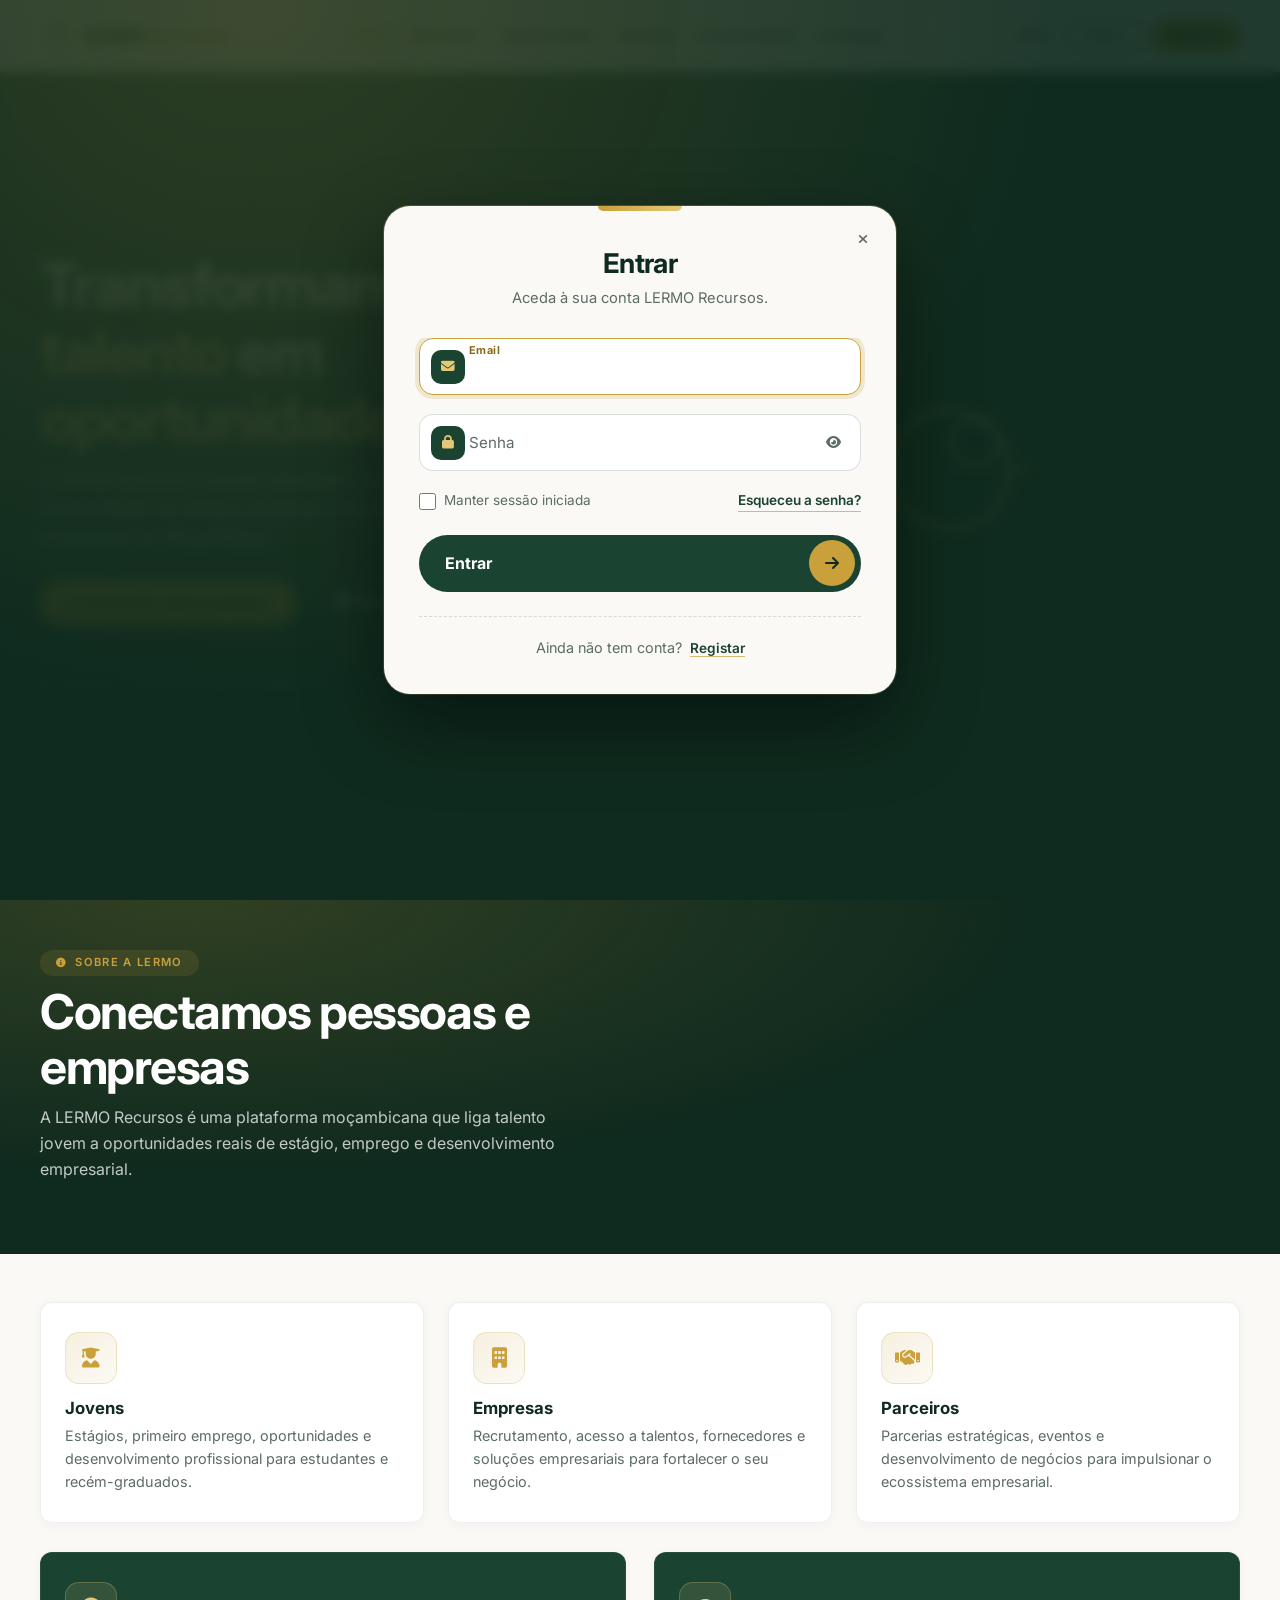
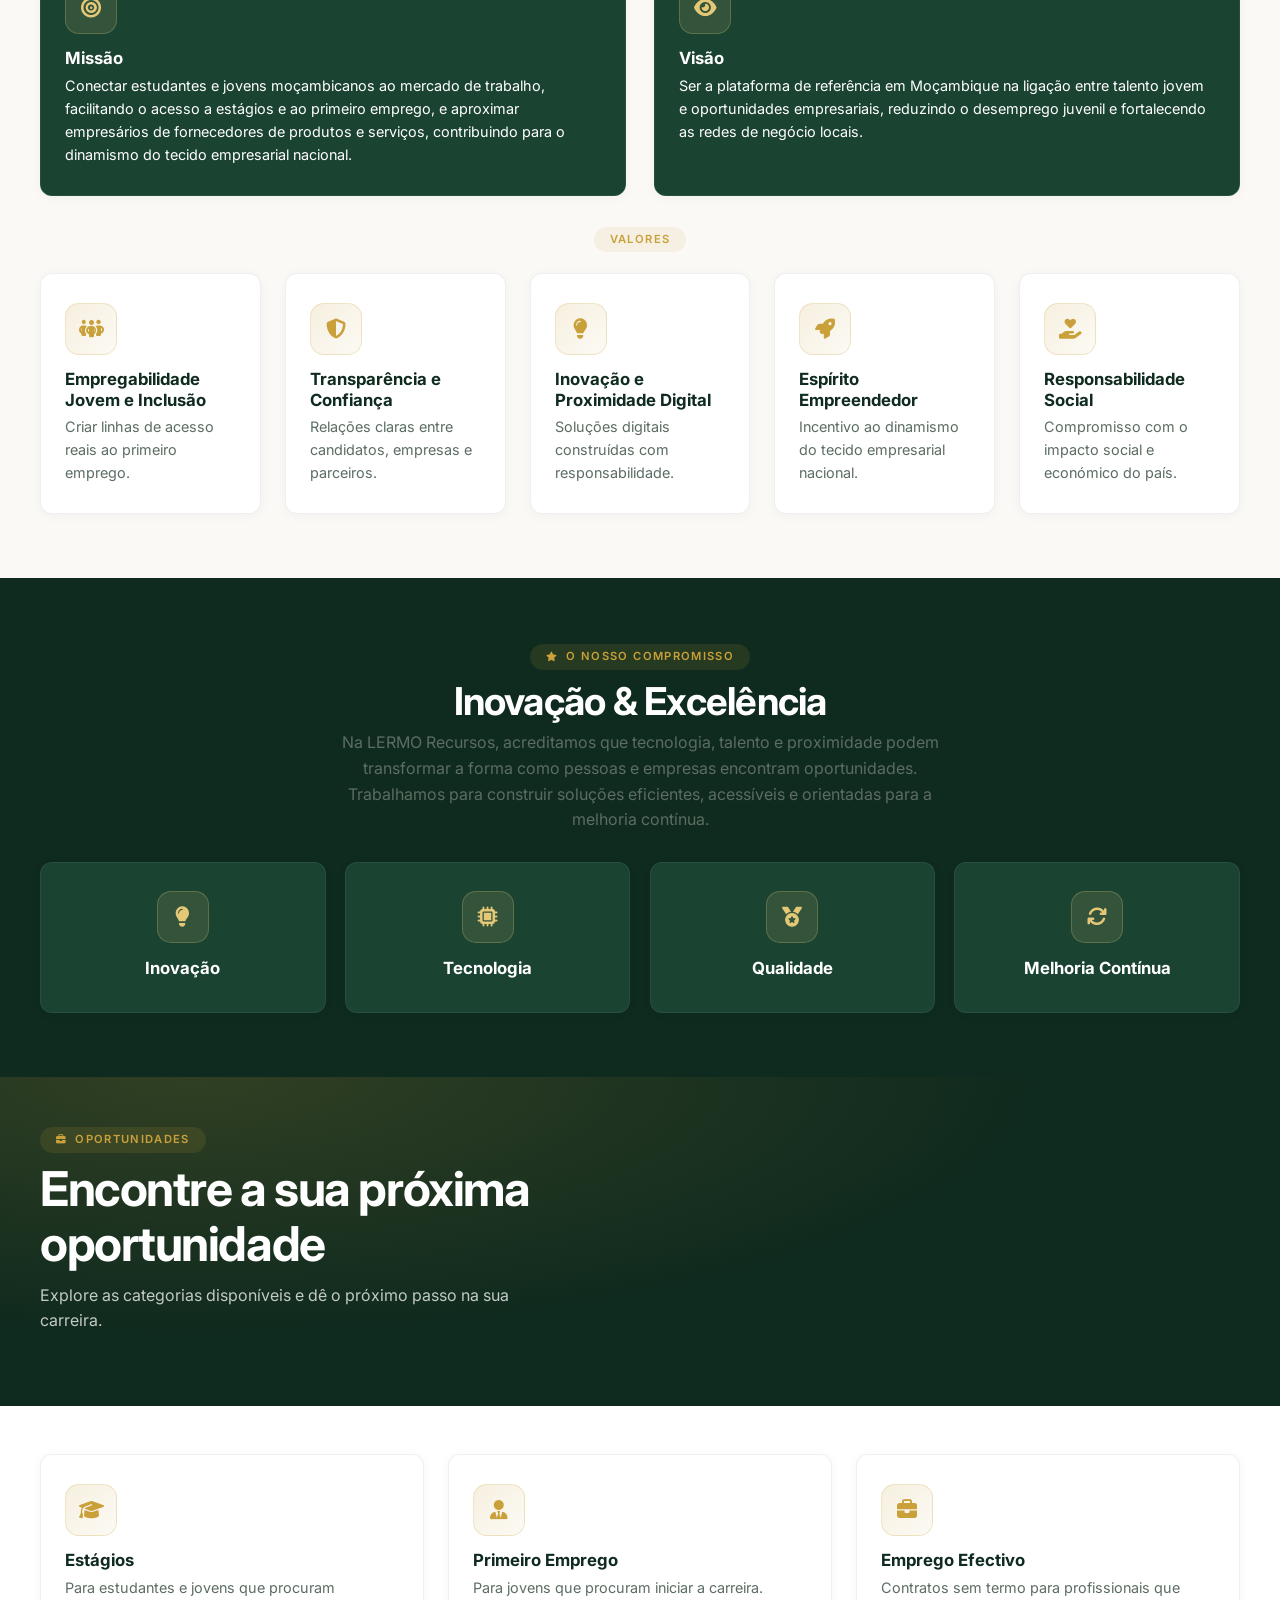
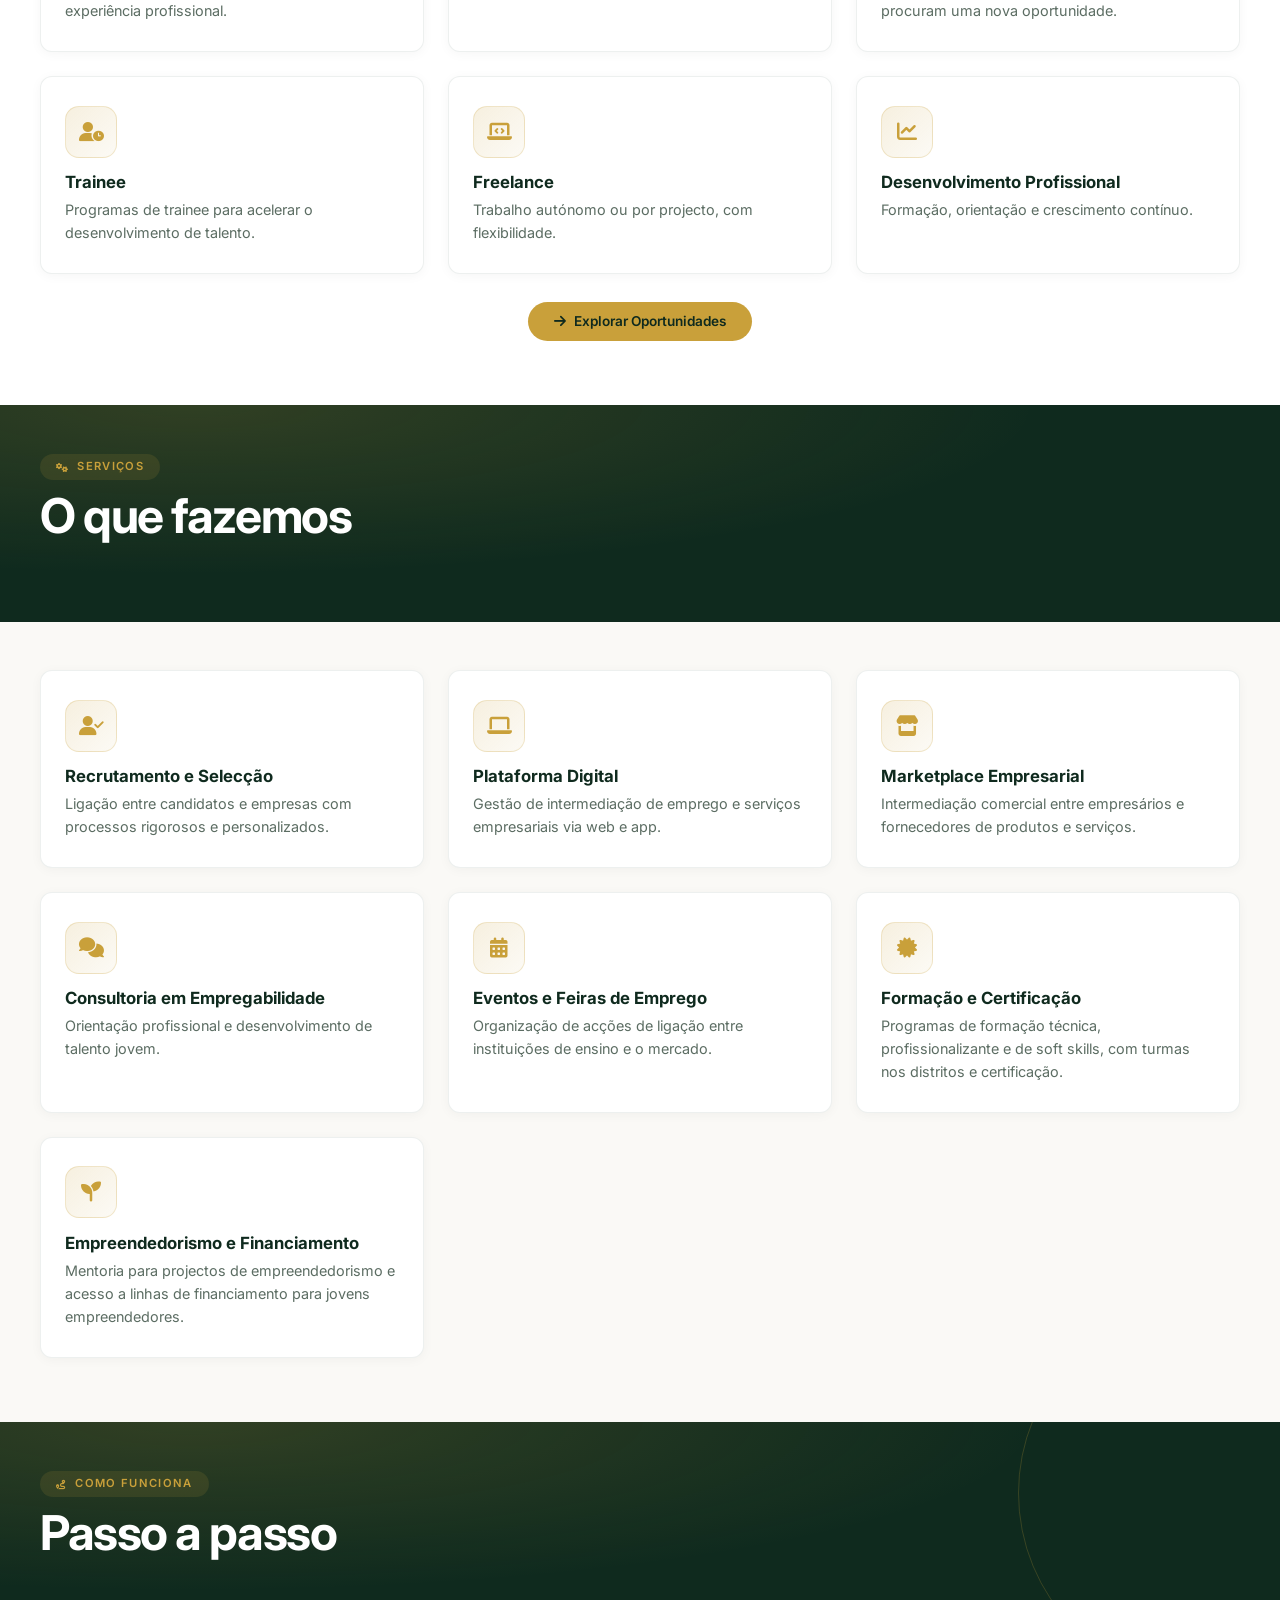
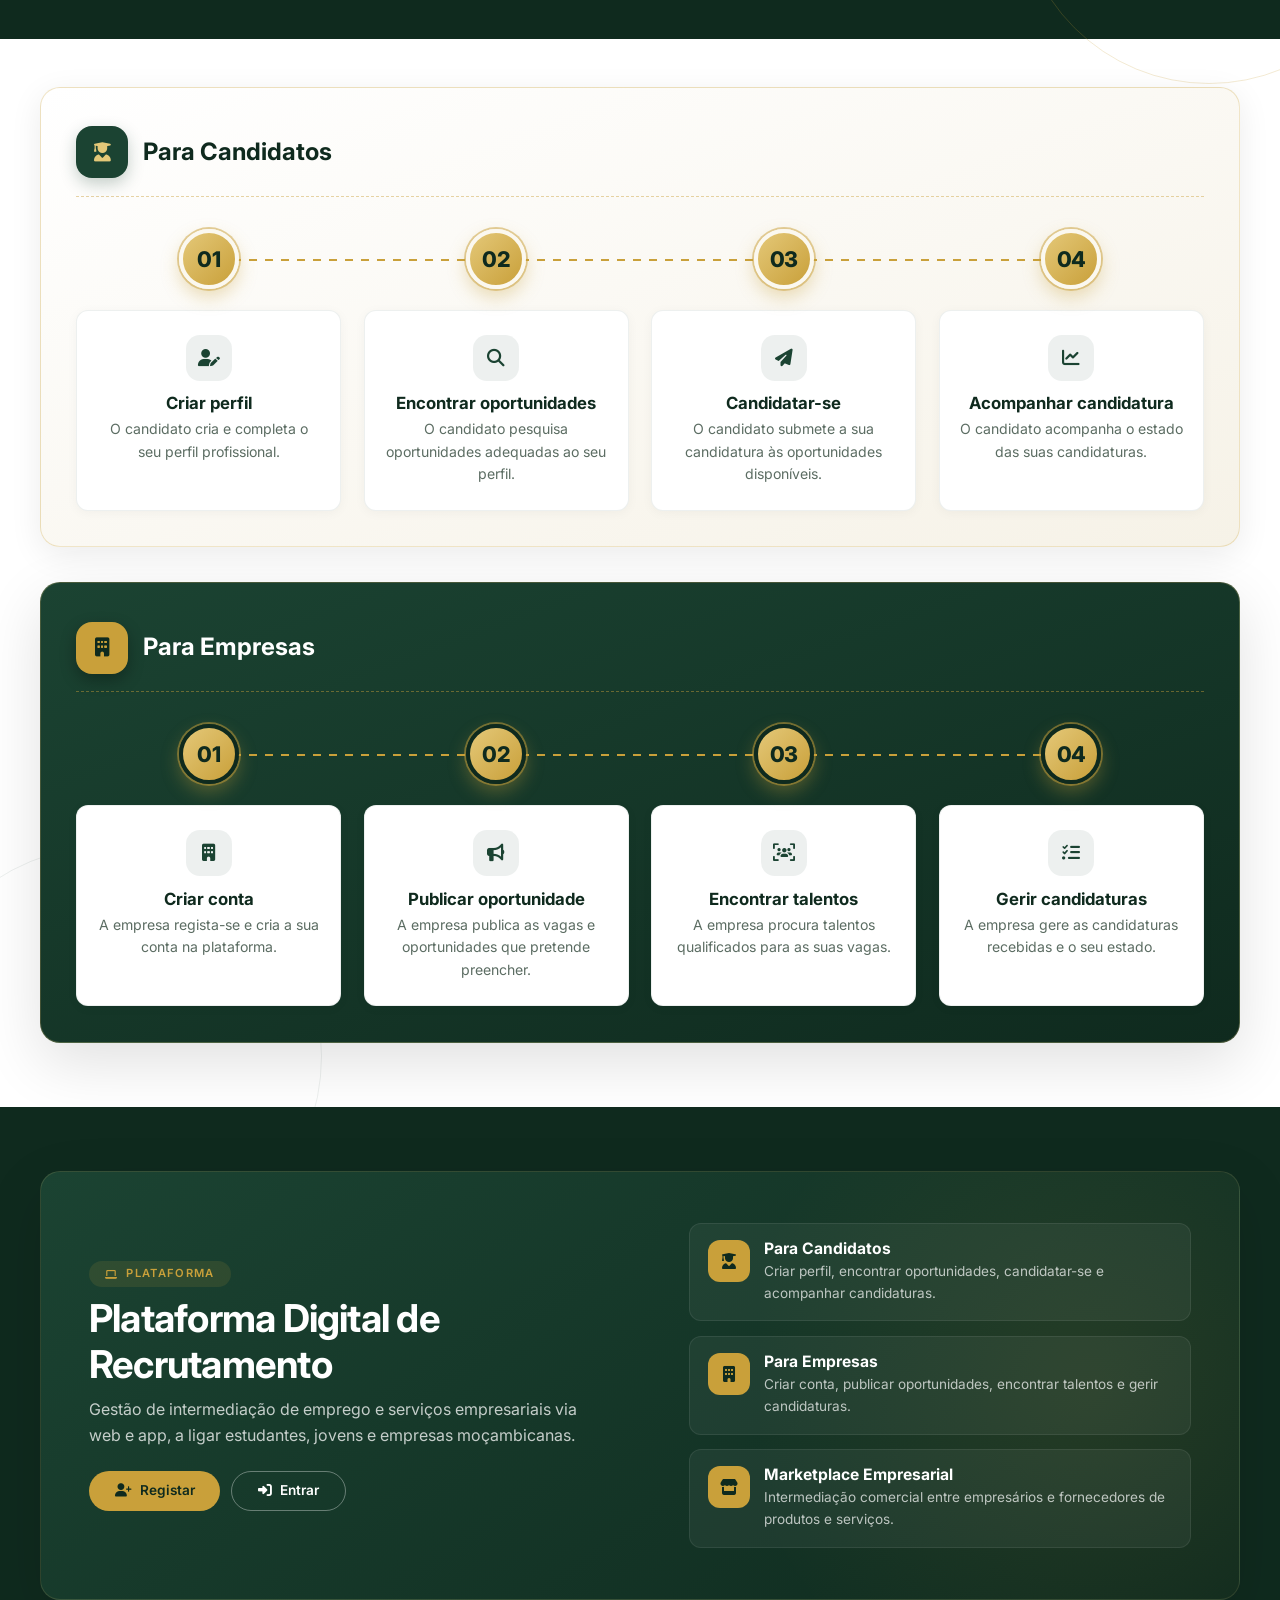
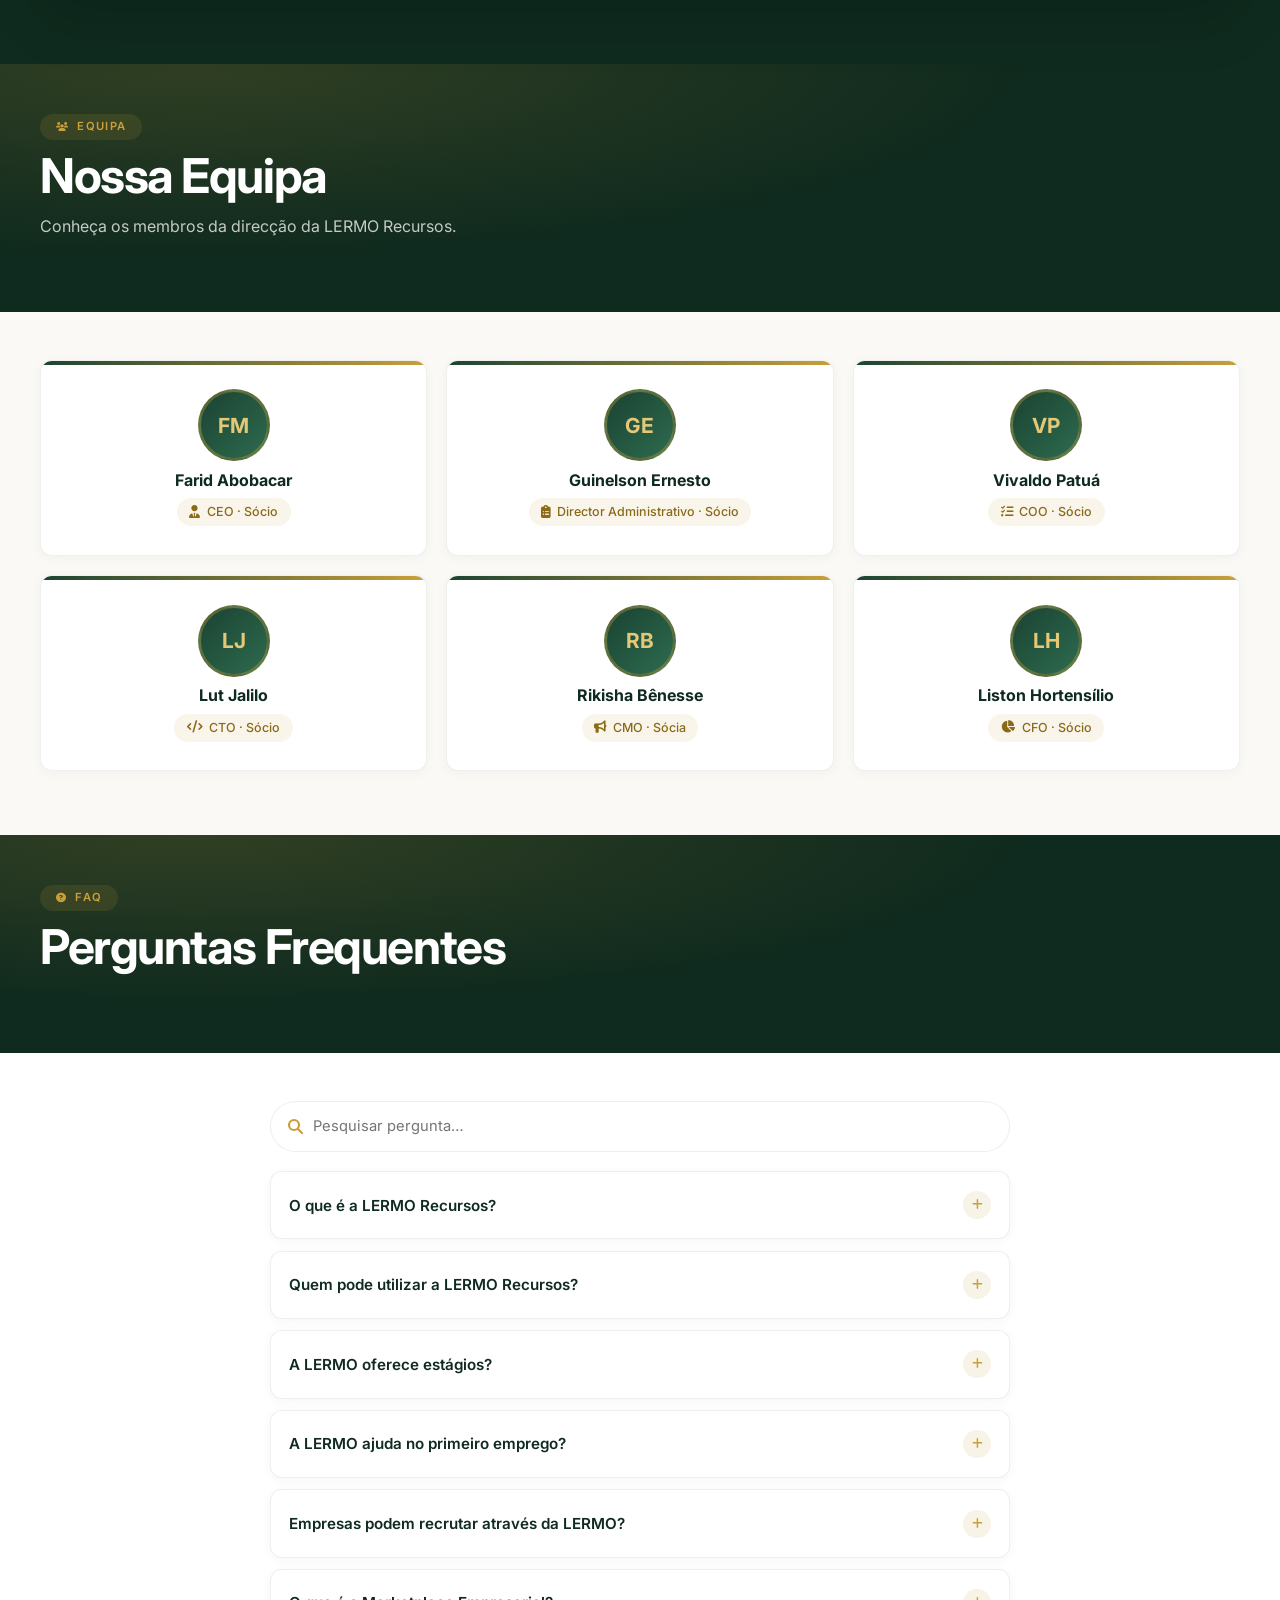
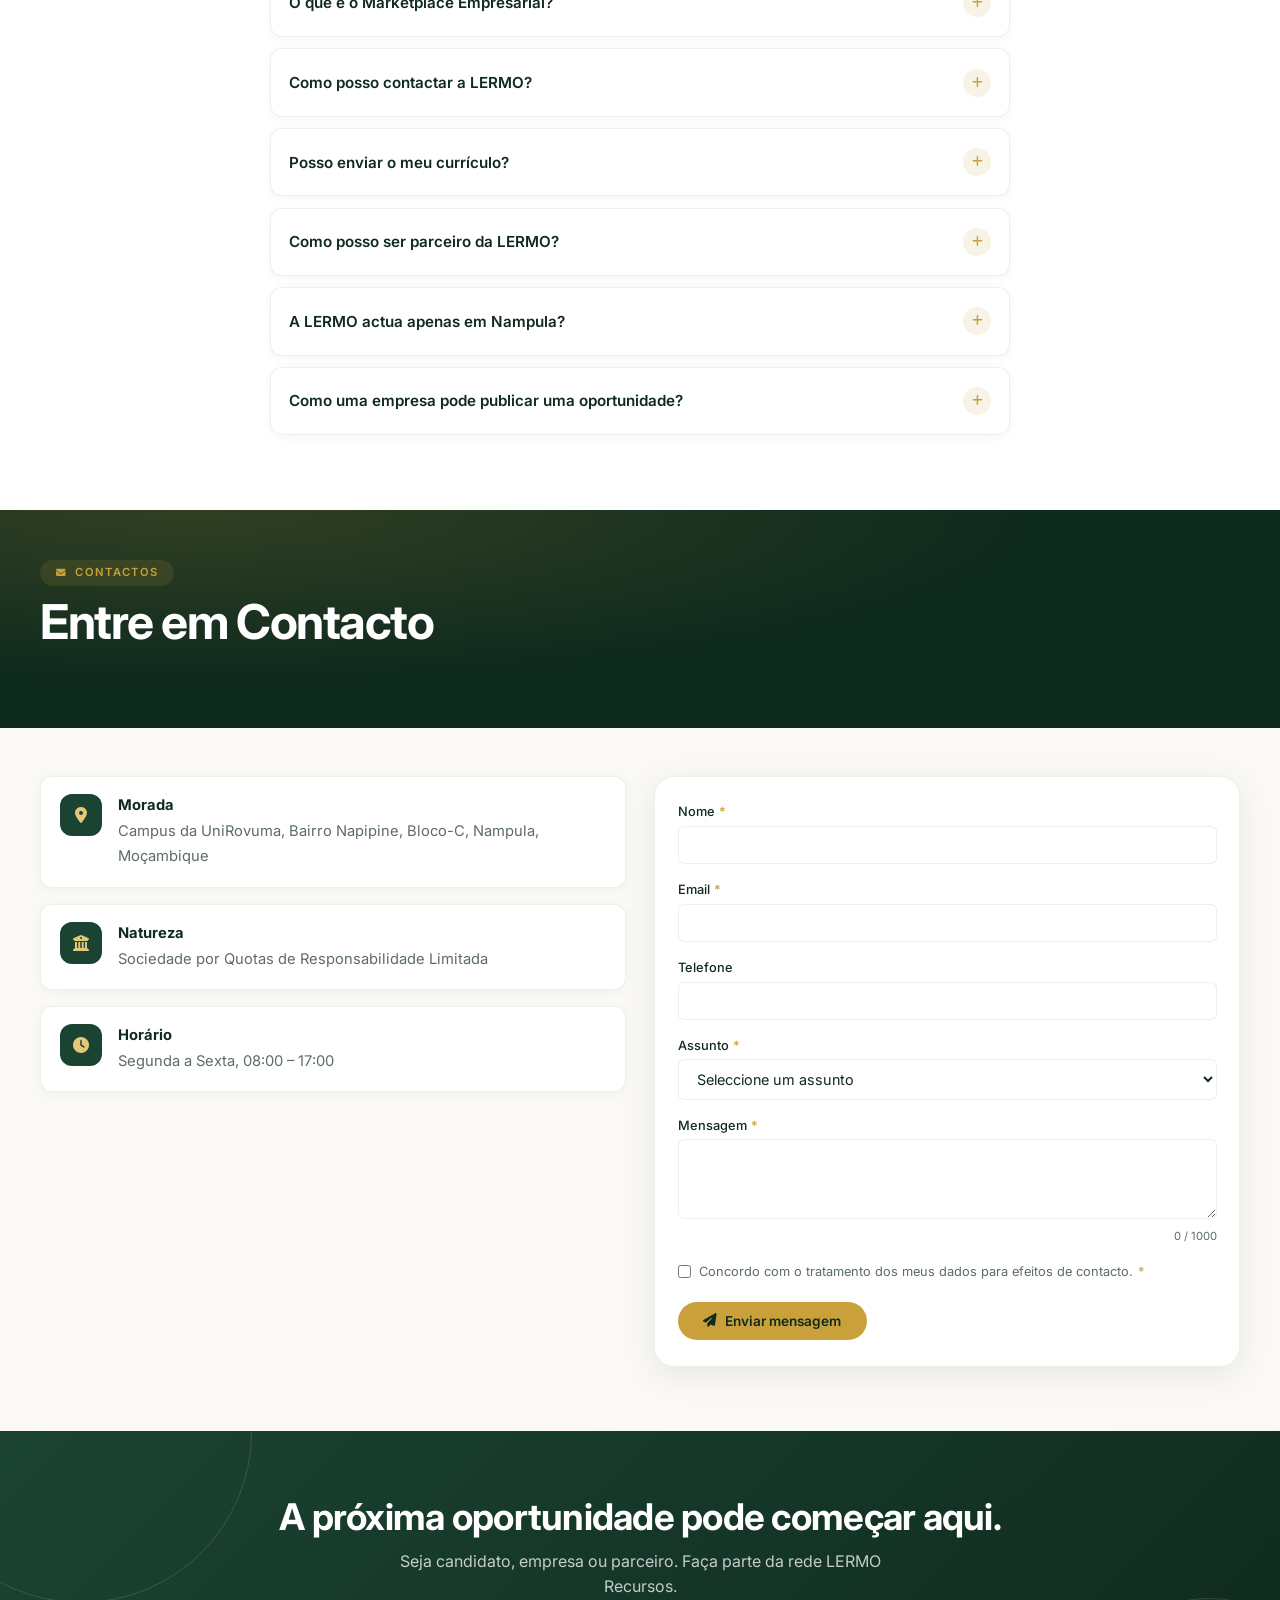
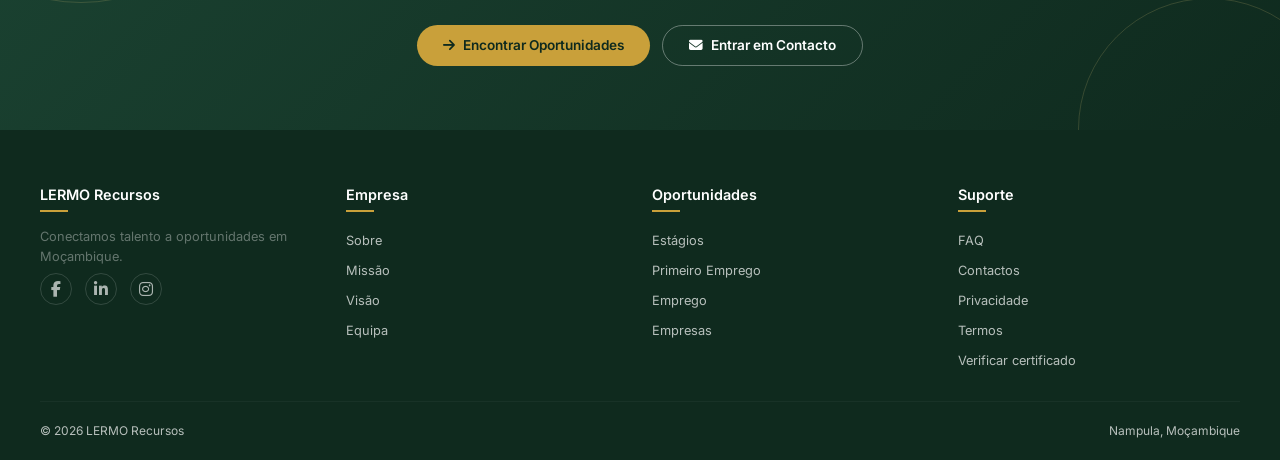
<file: dashboard-candidato.html>
<!DOCTYPE html>
<html lang="pt-PT">
<head>
<meta charset="UTF-8">
<meta name="viewport" content="width=device-width, initial-scale=1">
<meta name="robots" content="noindex">
<title>Painel — LERMO Recursos</title>
<link rel="preconnect" href="https://fonts.googleapis.com">
<link rel="preconnect" href="https://fonts.gstatic.com" crossorigin>
<link href="https://fonts.googleapis.com/css2?family=Inter:wght@400;500;600;700;800&display=swap" rel="stylesheet">
<link rel="stylesheet" href="https://cdnjs.cloudflare.com/ajax/libs/font-awesome/6.5.0/css/all.min.css">
<link rel="stylesheet" href="css/dashboard-candidato.css?v=20261041">
<link rel="stylesheet" href="css/loader.css?v=20261008" />
<script src="js/seguranca.js?v=4"></script>
</head>
<body>
<div id="loader" class="lmld" role="status" aria-live="polite"><div class="lgo"><svg viewBox="0 0 300 300" fill="none" stroke="currentColor" stroke-linecap="round" aria-hidden="true"><circle cx="150" cy="144" r="82" stroke-width="9"/><line x1="42" y1="144" x2="58" y2="144" stroke-width="7"/><line x1="242" y1="144" x2="258" y2="144" stroke-width="7"/><g class="lermo-orbit"><circle cx="185" cy="106" r="32" stroke-width="7"/><circle cx="193" cy="82" r="5" fill="currentColor" stroke="none"/></g><circle cx="150" cy="144" r="2.6" fill="currentColor" stroke="none"/></svg>LERMO <span>Recursos</span></div><p><span class="ld-spin" aria-hidden="true"></span><span data-ld>A preparar o seu painel…</span></p><div class="progress-bar"><div class="fill"></div></div></div>
<a class="sr" href="#main">Saltar para o conteúdo</a>
<div class="scrim" id="scrim"></div>
<aside class="side" id="side" aria-label="Navegação">
 <div class="brand"><svg viewBox="0 0 300 300" fill="none" stroke="currentColor" stroke-linecap="round" aria-hidden="true"><circle cx="150" cy="144" r="82" stroke-width="9"/><line x1="42" y1="144" x2="58" y2="144" stroke-width="7"/><line x1="242" y1="144" x2="258" y2="144" stroke-width="7"/><g class="lermo-orbit"><circle cx="185" cy="106" r="32" stroke-width="7"/><circle cx="193" cy="82" r="5" fill="currentColor" stroke="none"/></g><circle cx="150" cy="144" r="2.6" fill="currentColor" stroke="none"/></svg><span>LERMO <em>Recursos</em></span>
  <button class="ib" id="closeBtn" type="button" style="margin-left:auto;background:rgba(255,255,255,.08);border:0;color:#fff" data-a="close-menu"><i class="fas fa-xmark"></i></button></div>
 <nav class="nav" id="nav"></nav>
 <div class="sfoot"><button type="button" data-a="logout"><i class="fas fa-right-from-bracket" aria-hidden="true"></i><span data-i="logout"></span></button></div>
</aside>
<div class="main">
 <header class="top">
  <button class="ib" id="menuBtn" type="button" aria-controls="side" aria-expanded="false" data-a="open-menu"><i class="fas fa-bars"></i></button>
  <button class="ib" id="railBtn" type="button" data-a="rail" aria-pressed="false"><i class="fas fa-angles-left"></i></button>
  <form class="srch" id="srch" role="search" autocomplete="off">
   <i class="fas fa-magnifying-glass si" aria-hidden="true"></i>
   <input id="q" type="search" role="combobox" aria-autocomplete="list" aria-expanded="false" aria-controls="res" enterkeyhint="search" maxlength="80">
   <button class="ib" id="qClose" type="button" data-a="q-close"><i class="fas fa-xmark" aria-hidden="true"></i></button>
   <div id="res" role="listbox"></div>
  </form>
  <button class="ib" id="qBtn" type="button" data-a="q-open"><i class="fas fa-magnifying-glass" aria-hidden="true"></i></button>
  <button class="lang" type="button" data-a="lang"><i class="fas fa-globe" aria-hidden="true"></i><span id="langL">PT</span></button>
  <div class="dd"><button class="who" type="button" id="whoBtn" aria-haspopup="true" aria-expanded="false" data-a="menu:who"><span class="av" id="av"></span><span class="n" id="wn"></span></button>
   <div class="menu" id="who" role="menu"><a href="#/perfil" role="menuitem"><i class="fas fa-user"></i><span data-i="n.perfil"></span></a><a href="#/definicoes" role="menuitem"><i class="fas fa-gear"></i><span data-i="n.def"></span></a><button class="mi" type="button" role="menuitem" data-a="logout"><i class="fas fa-right-from-bracket"></i><span data-i="logout"></span></button></div></div>
 </header>
 <main class="page" id="main" tabindex="-1"></main>
</div>
<button id="top" type="button" data-a="top"><i class="fas fa-arrow-up" aria-hidden="true"></i></button>
<div class="toast" id="toast" role="status"></div>

<script src="js/loader.js?v=20261008"></script>
<script src="js/dashboard-candidato.js?v=20261029"></script>
<script src="js/candidato-oportunidades.js?v=20261008"></script>
<script src="js/candidato-candidaturas.js?v=20261009"></script>
<script src="js/candidato-convites.js?v=20261039"></script>
<script src="js/candidato-perfil.js?v=20261007"></script>
<script src="js/candidato-eventos.js?v=20261009"></script>
<script src="js/candidato-financiamento.js?v=20261009"></script>
<script src="js/qrcode.js?v=20261007"></script>
<script src="js/lermo-logo.js?v=20261007"></script>
<script src="js/candidato-formacao.js?v=20261008"></script>
<script src="js/candidato-empreendedorismo.js?v=20261009"></script>
<script src="js/candidato-definicoes.js?v=20261007"></script>
<script src="js/icons.js?v=20261007"></script>
</body>
</html>
</file>
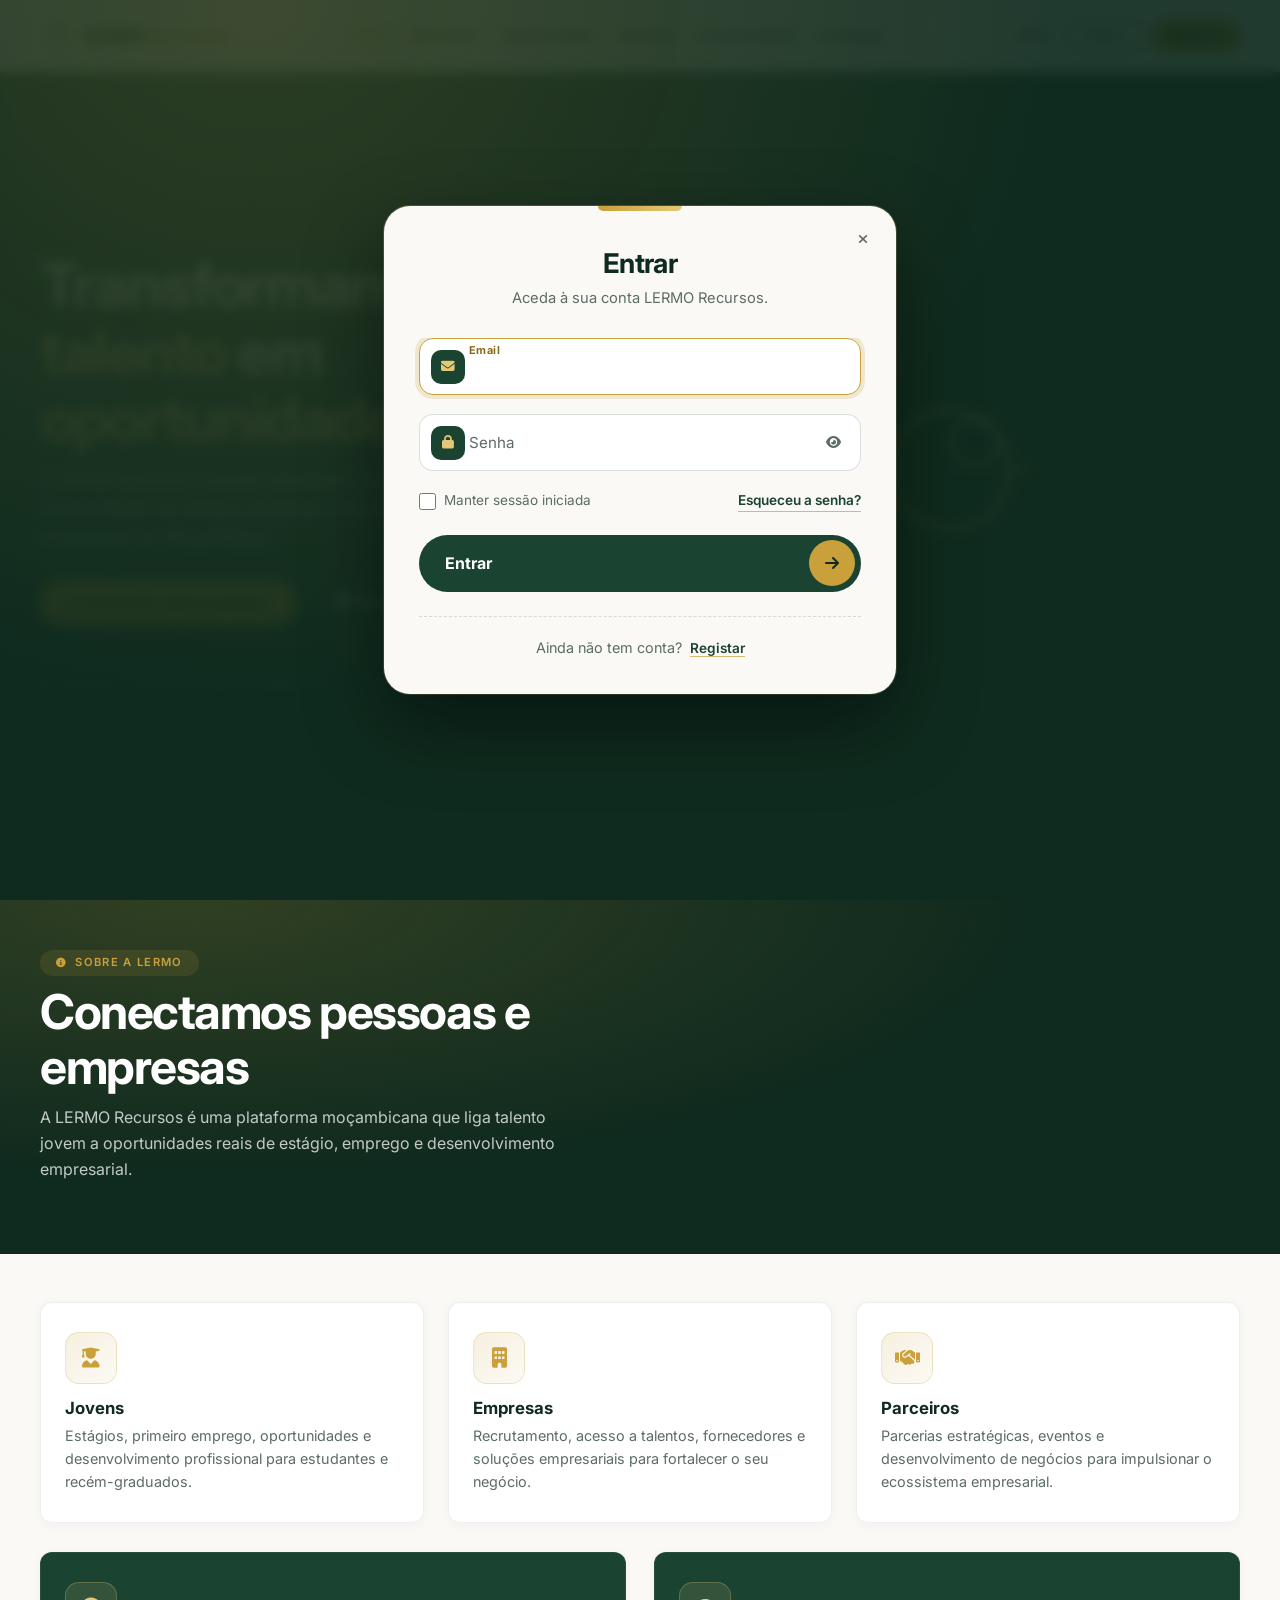
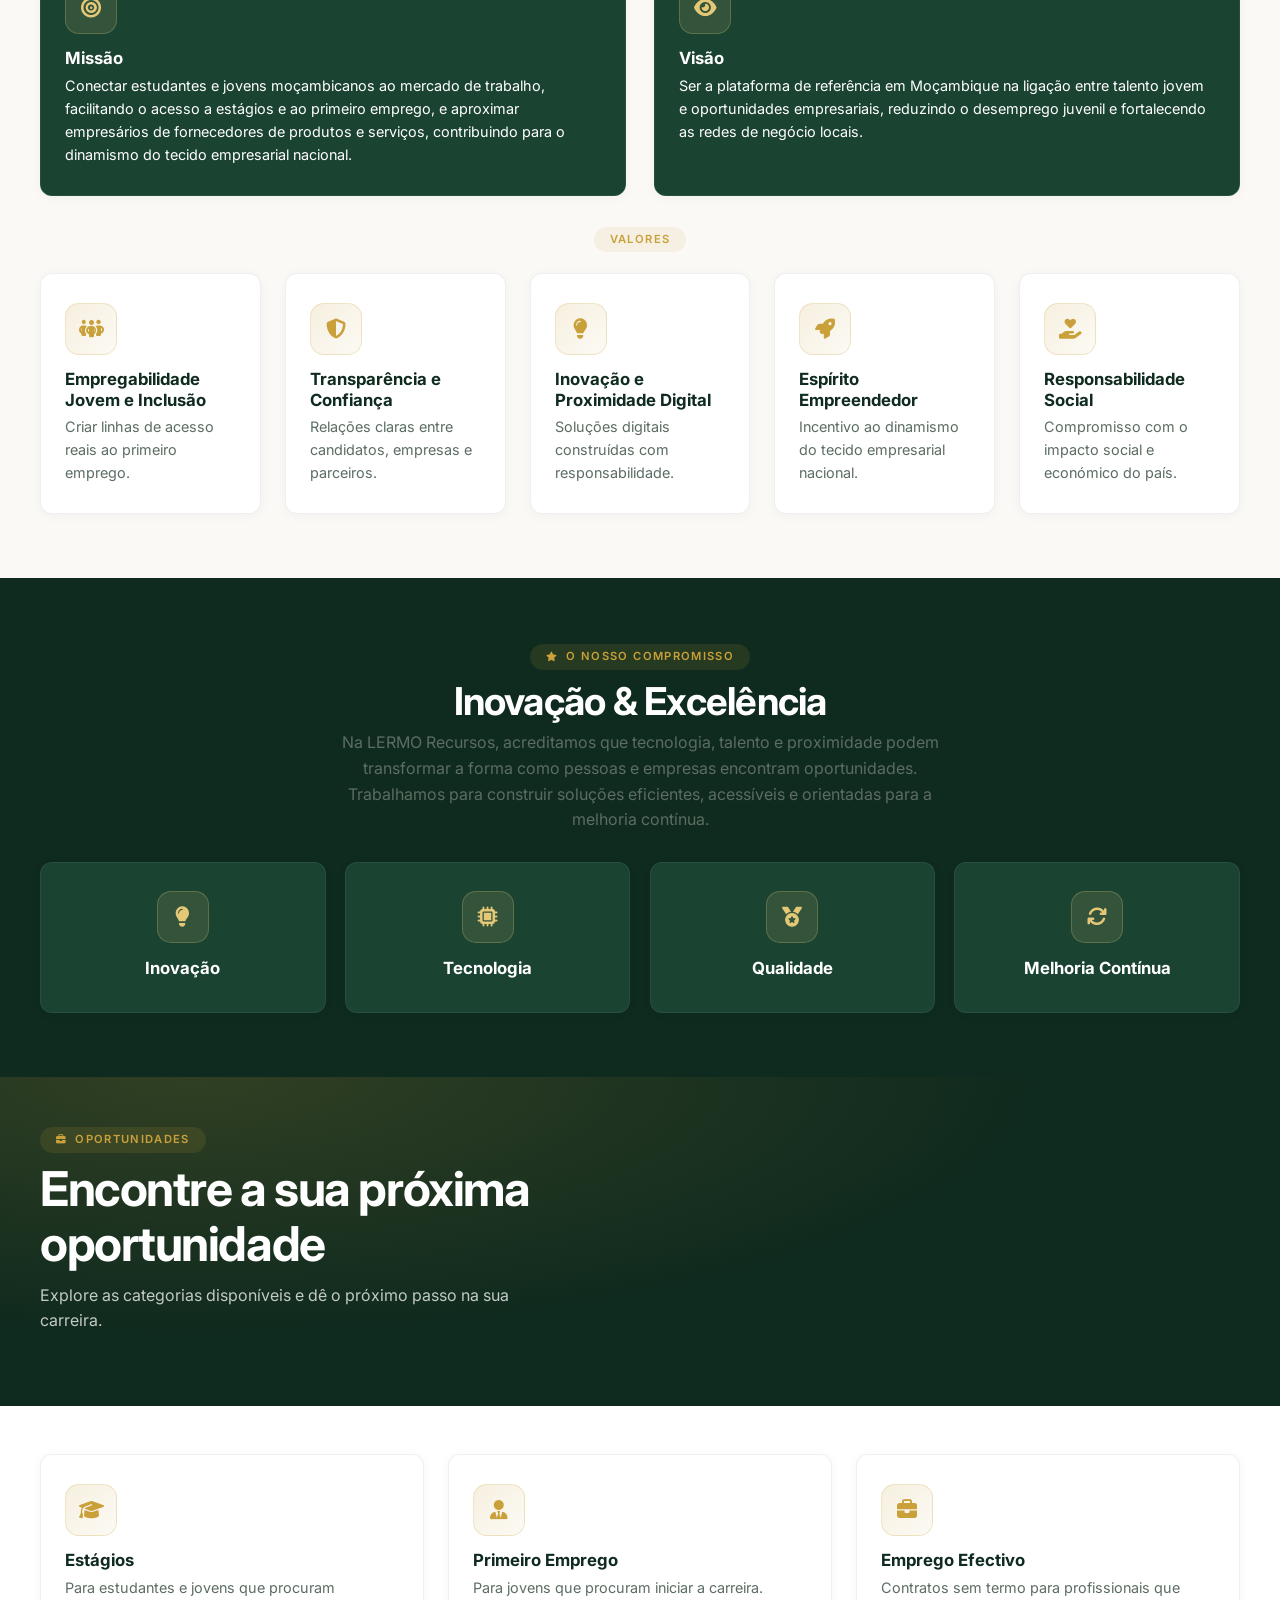
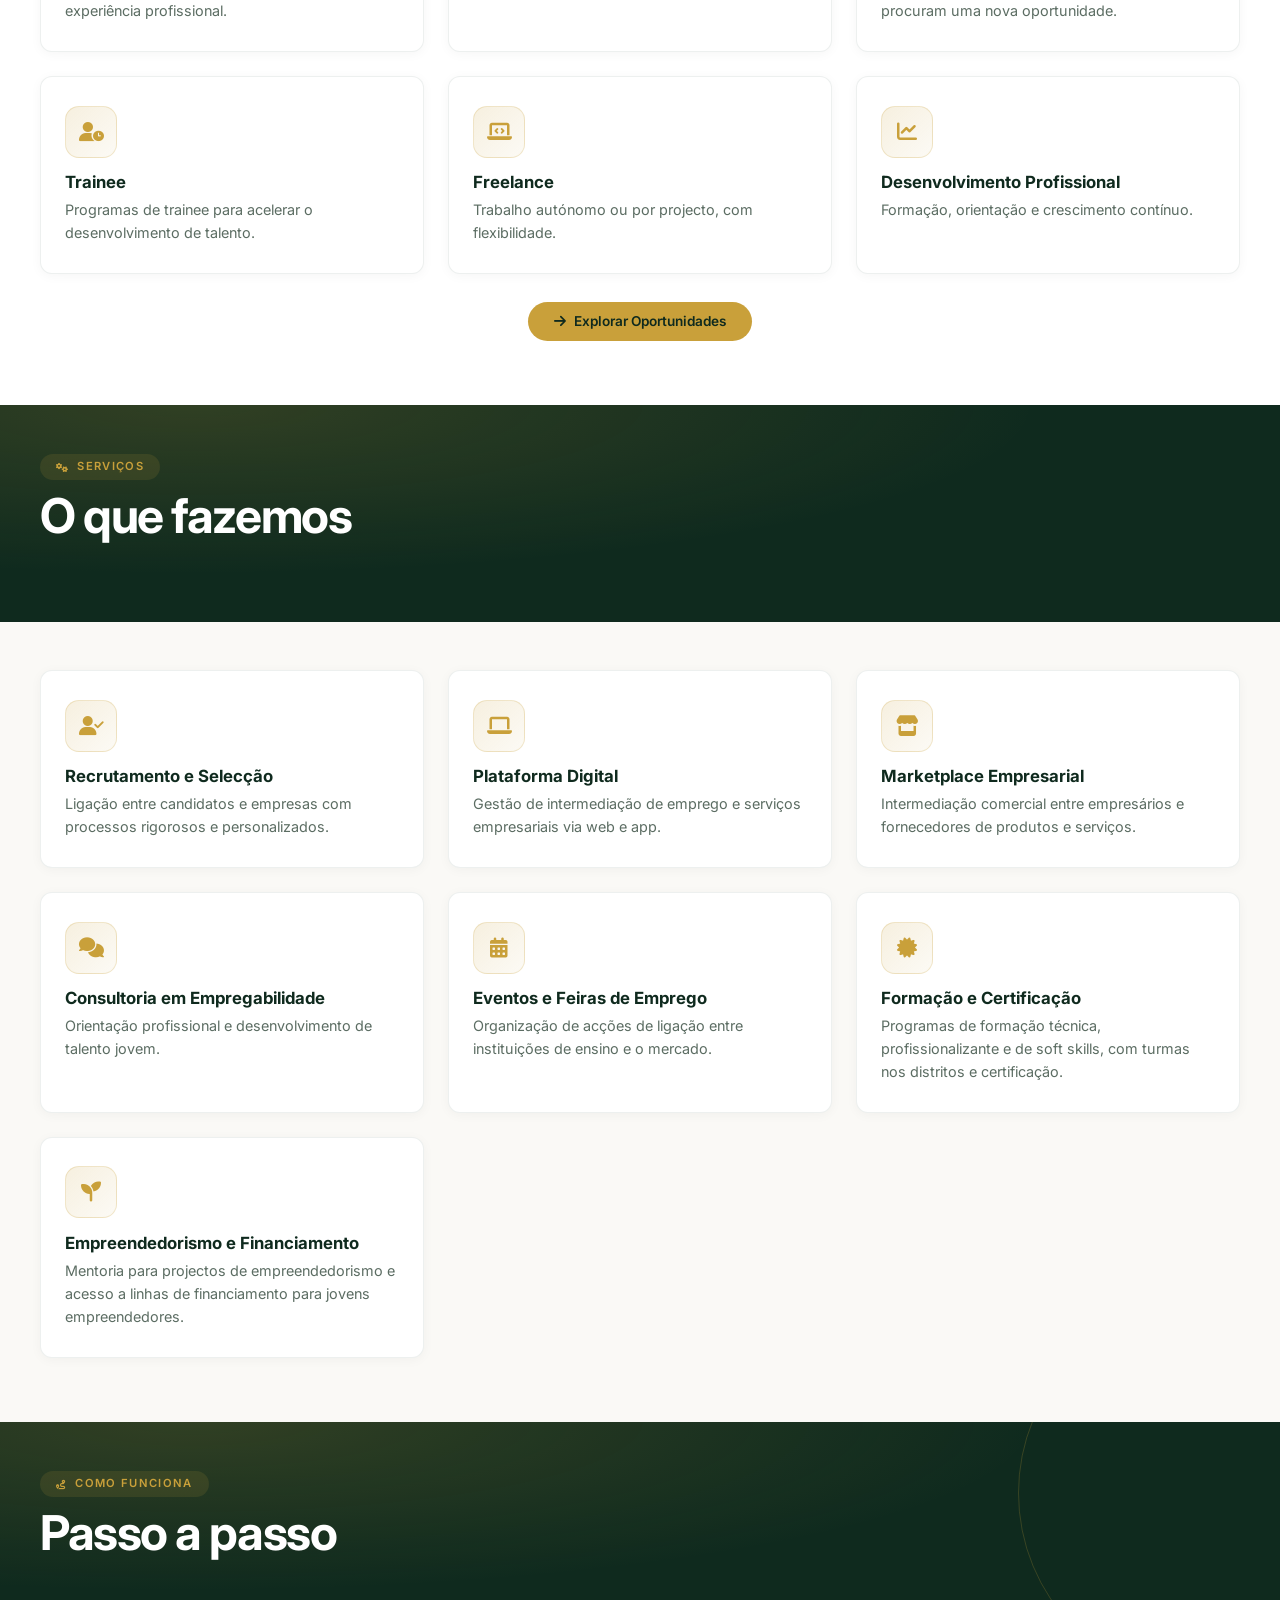
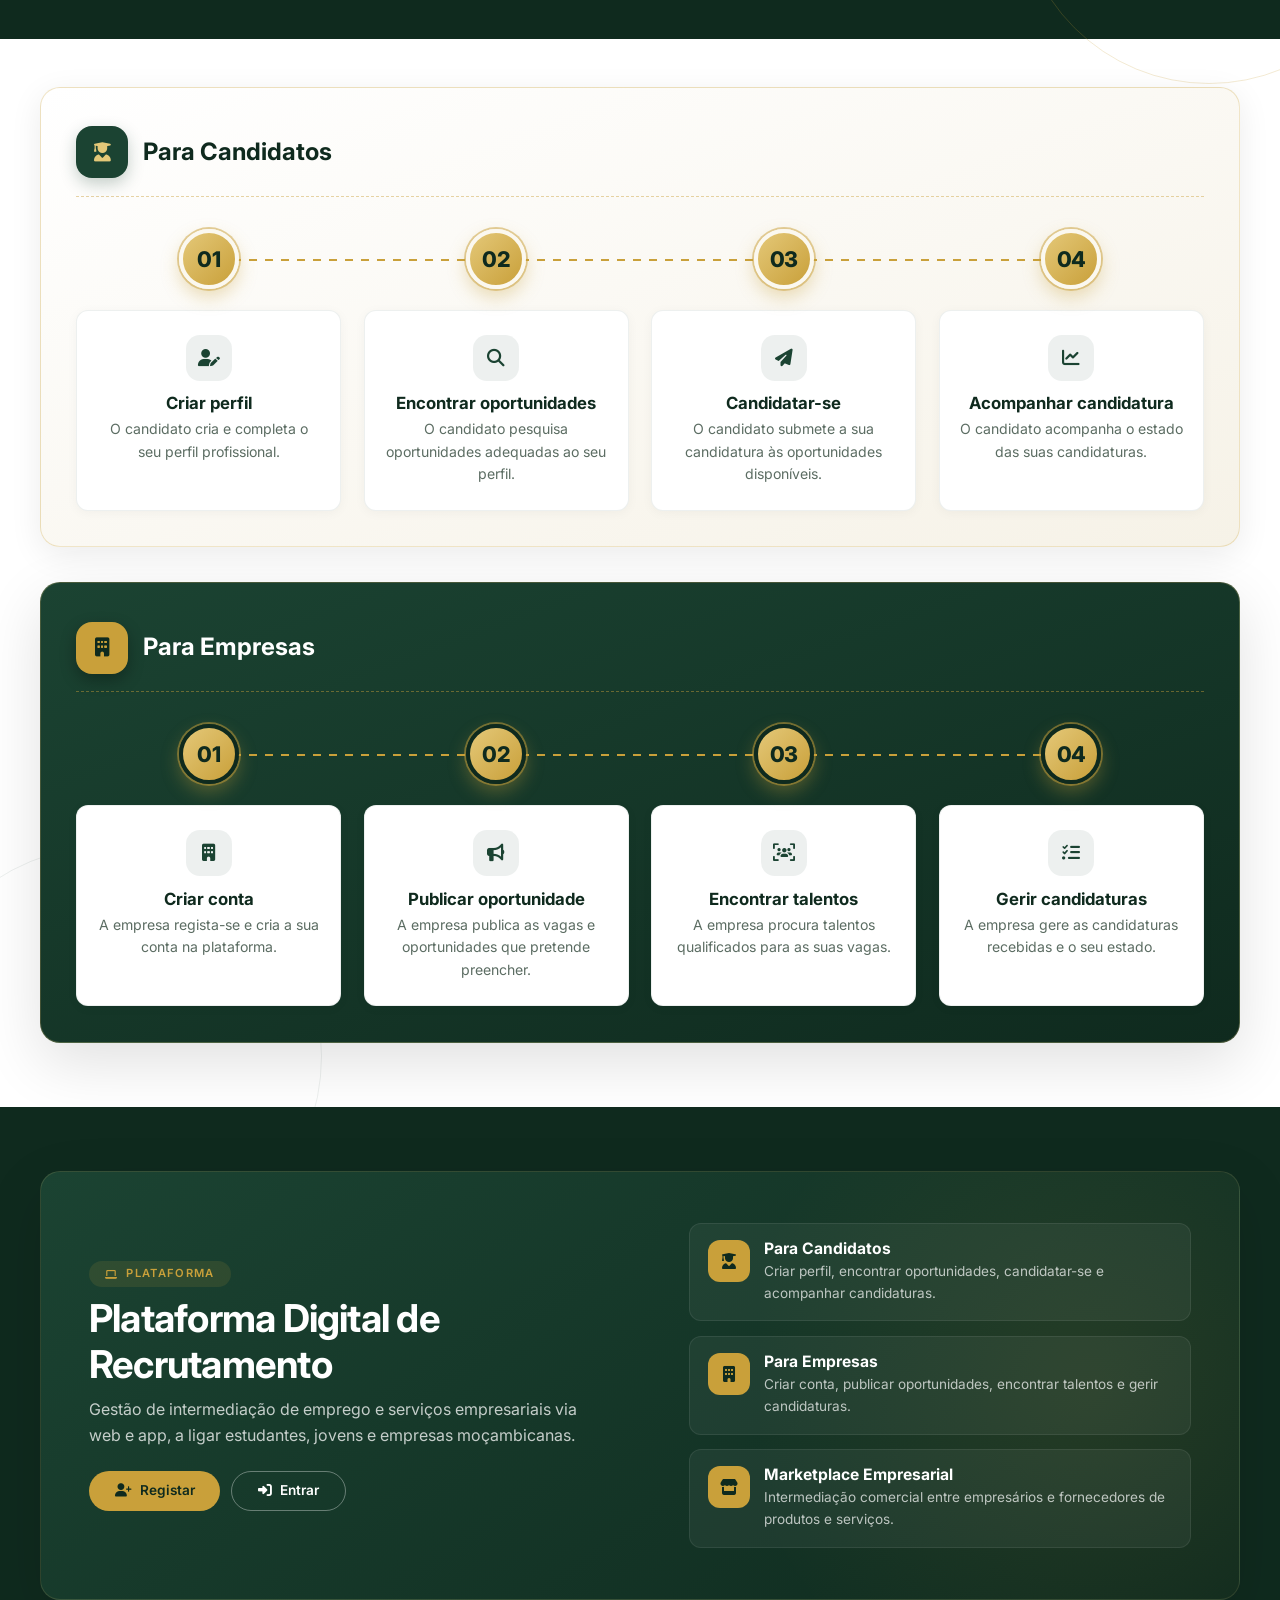
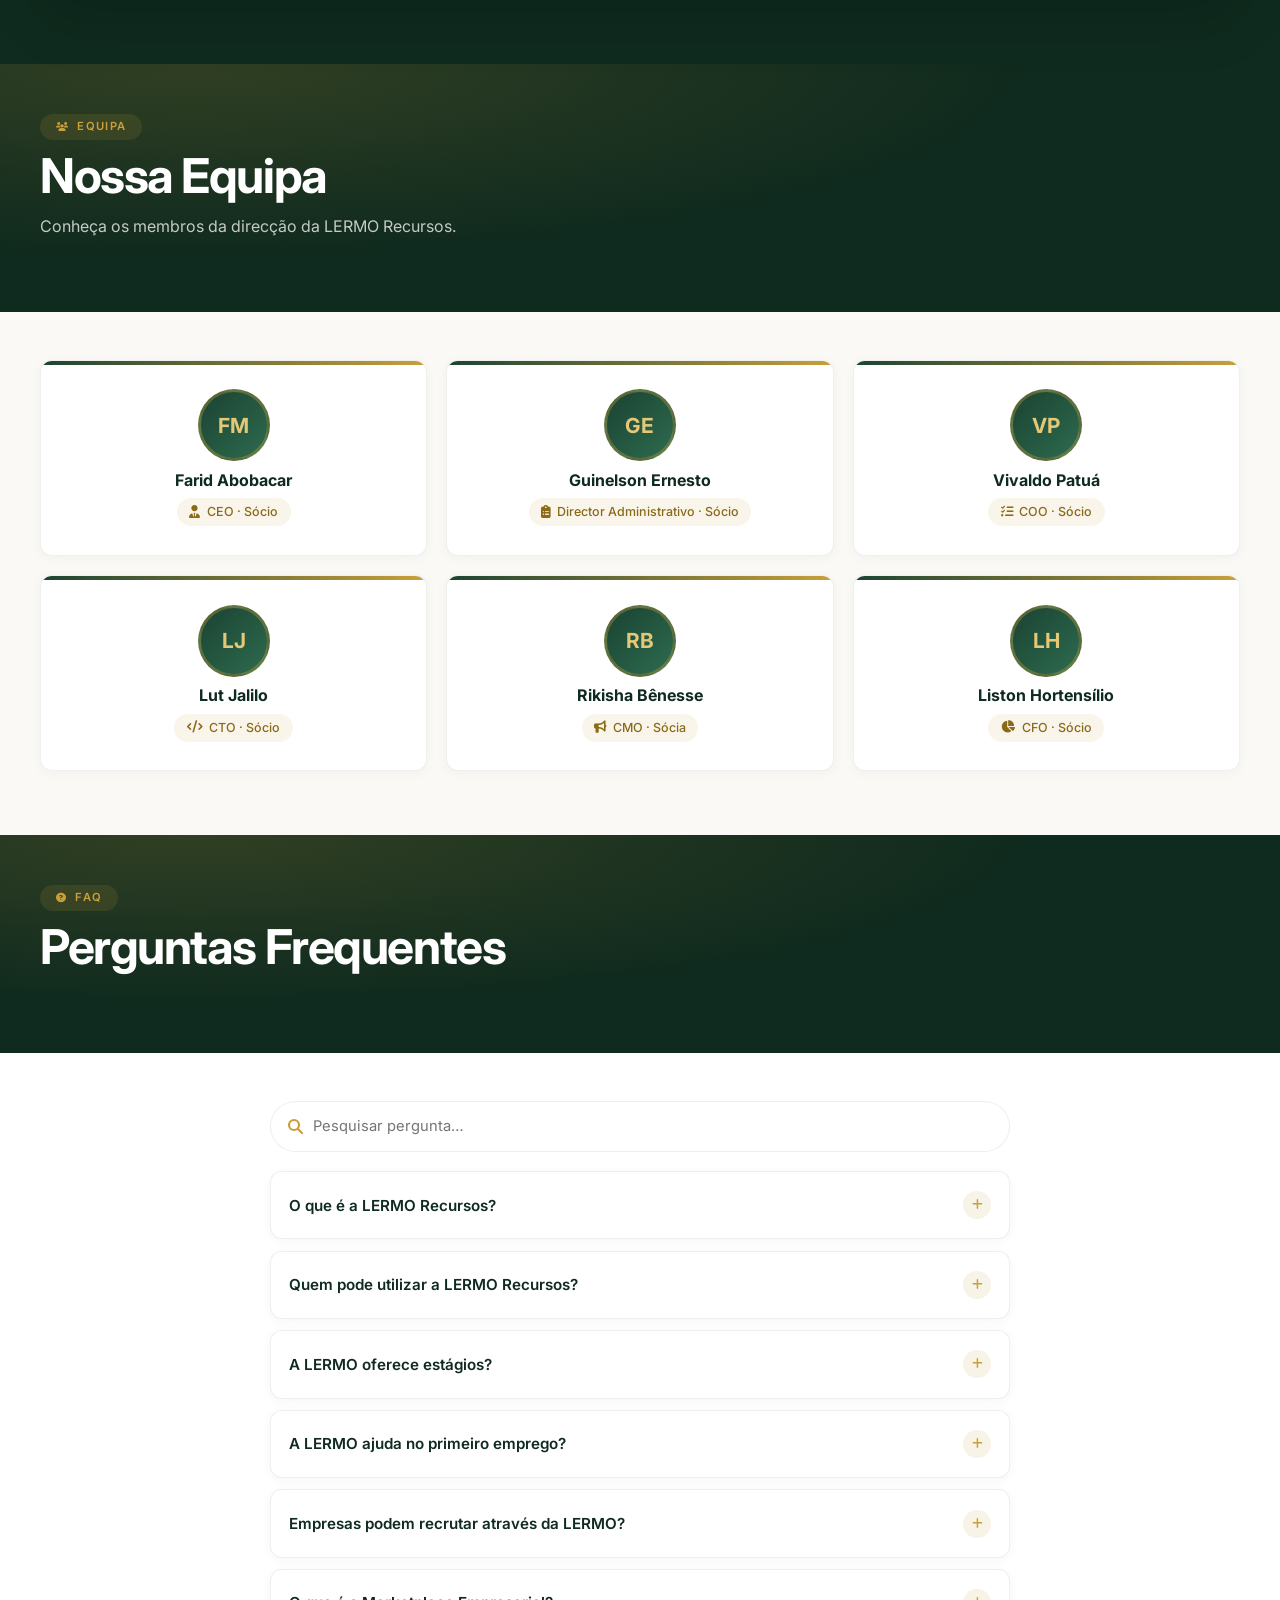
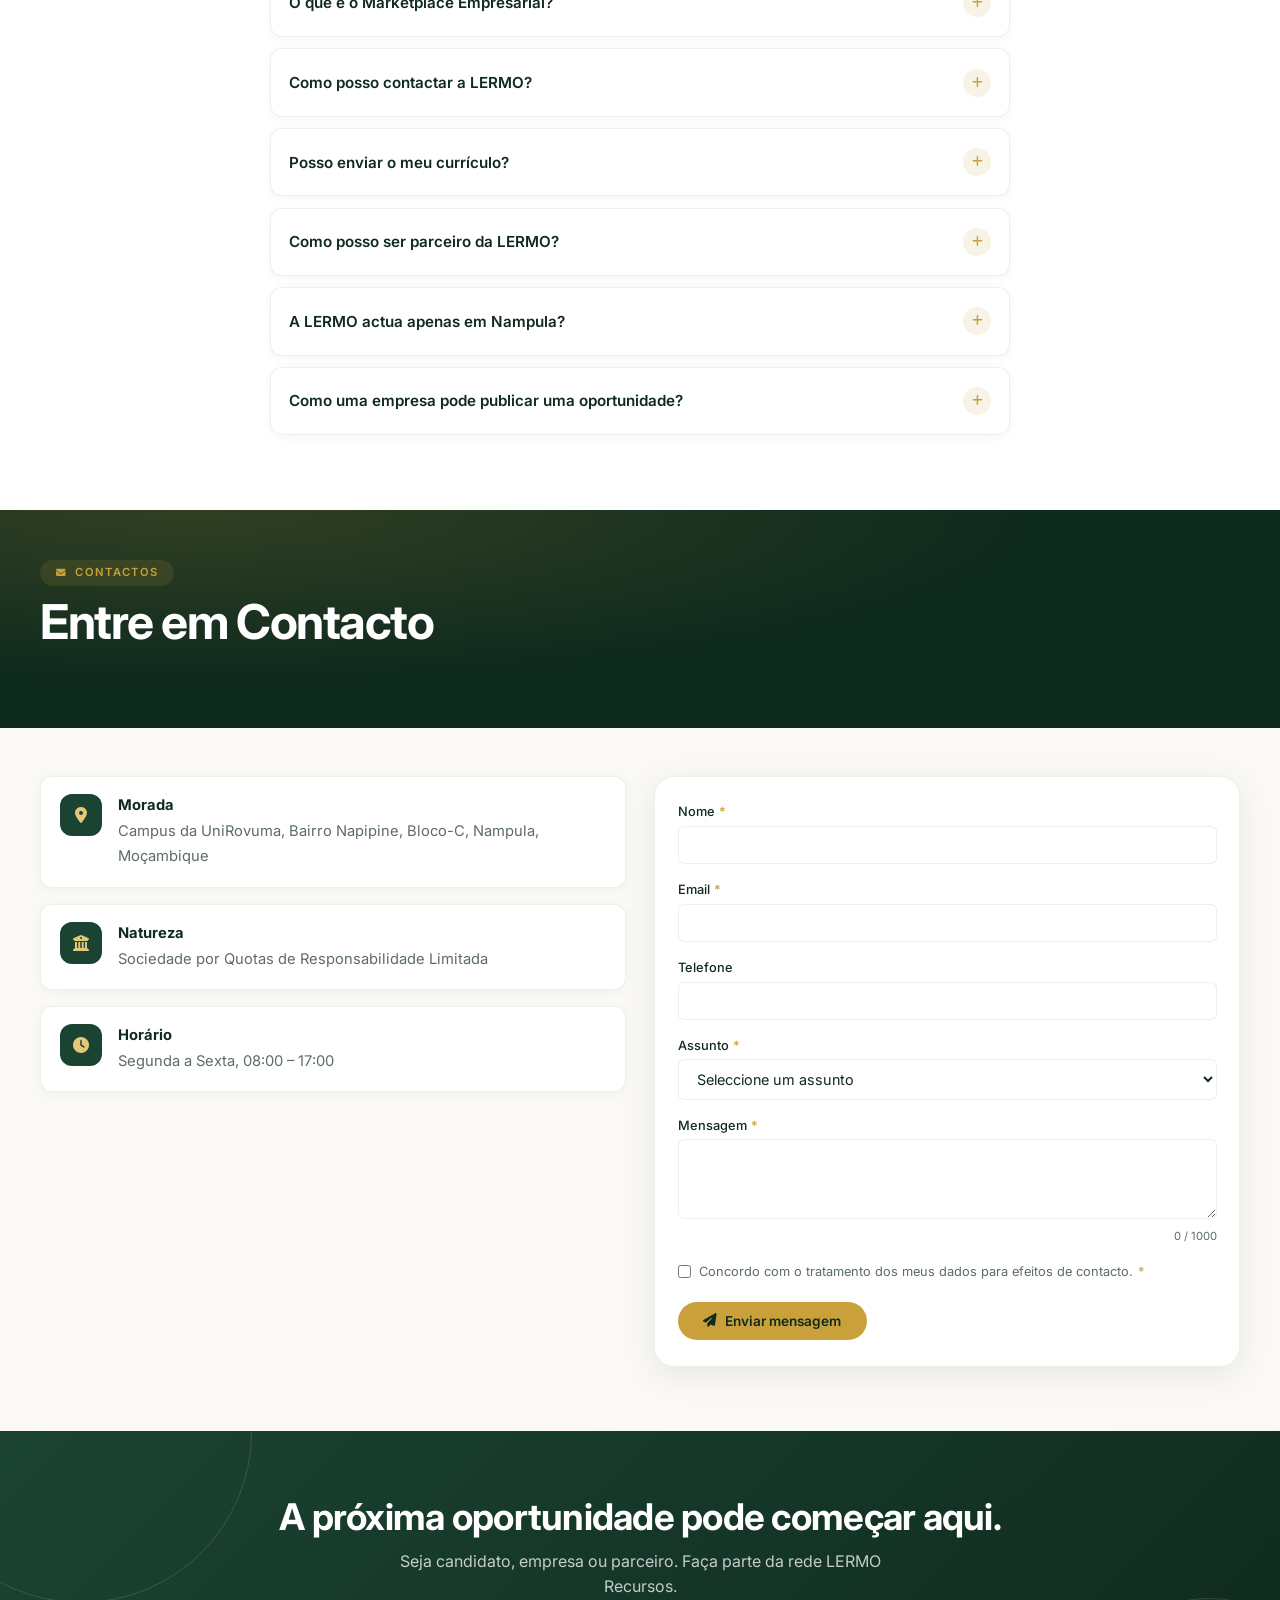
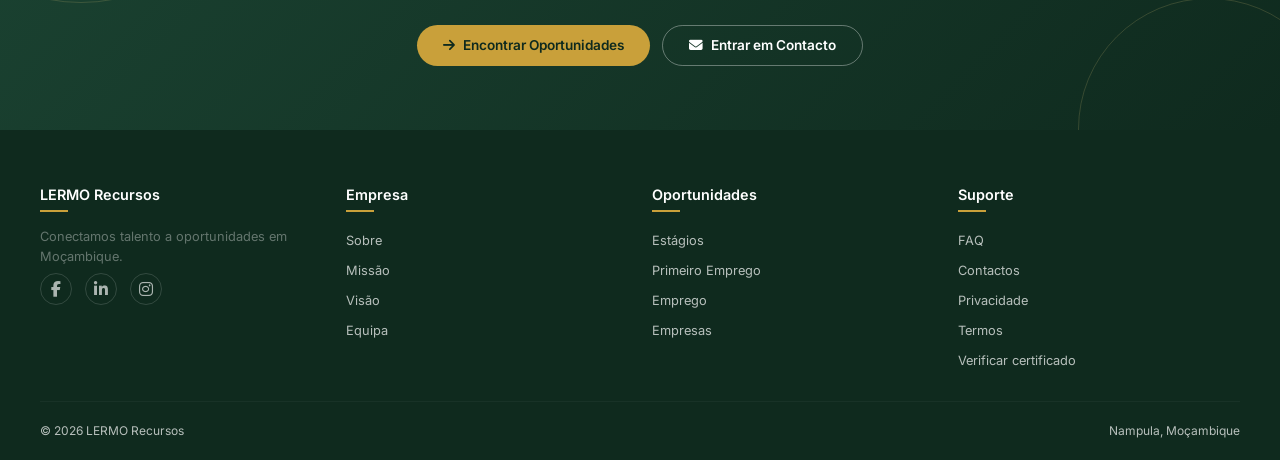
<file: dashboard-empresa.html>
<!DOCTYPE html>
<html lang="pt-PT">
<head>
<meta charset="UTF-8">
<meta name="viewport" content="width=device-width, initial-scale=1">
<meta name="robots" content="noindex">
<title>Painel — LERMO Recursos</title>
<link rel="preconnect" href="https://fonts.googleapis.com">
<link rel="preconnect" href="https://fonts.gstatic.com" crossorigin>
<link href="https://fonts.googleapis.com/css2?family=Inter:wght@400;500;600;700;800&display=swap" rel="stylesheet">
<link rel="stylesheet" href="https://cdnjs.cloudflare.com/ajax/libs/font-awesome/6.5.0/css/all.min.css">
<link rel="stylesheet" href="css/dashboard-empresa.css?v=20261041">
<link rel="stylesheet" href="css/loader.css?v=20261008" />
<script src="js/seguranca.js?v=4"></script>
</head>
<body>
<div id="loader" class="lmld" role="status" aria-live="polite"><div class="lgo"><svg viewBox="0 0 300 300" fill="none" stroke="currentColor" stroke-linecap="round" aria-hidden="true"><circle cx="150" cy="144" r="82" stroke-width="9"/><line x1="42" y1="144" x2="58" y2="144" stroke-width="7"/><line x1="242" y1="144" x2="258" y2="144" stroke-width="7"/><g class="lermo-orbit"><circle cx="185" cy="106" r="32" stroke-width="7"/><circle cx="193" cy="82" r="5" fill="currentColor" stroke="none"/></g><circle cx="150" cy="144" r="2.6" fill="currentColor" stroke="none"/></svg>LERMO <span>Recursos</span></div><p><span class="ld-spin" aria-hidden="true"></span><span data-ld>A preparar o seu painel…</span></p><div class="progress-bar"><div class="fill"></div></div></div>
<a class="sr" href="#main">Saltar para o conteúdo</a>
<div class="scrim" id="scrim"></div>
<aside class="side" id="side" aria-label="Navegação">
 <div class="brand"><svg viewBox="0 0 300 300" fill="none" stroke="currentColor" stroke-linecap="round" aria-hidden="true"><circle cx="150" cy="144" r="82" stroke-width="9"/><line x1="42" y1="144" x2="58" y2="144" stroke-width="7"/><line x1="242" y1="144" x2="258" y2="144" stroke-width="7"/><g class="lermo-orbit"><circle cx="185" cy="106" r="32" stroke-width="7"/><circle cx="193" cy="82" r="5" fill="currentColor" stroke="none"/></g><circle cx="150" cy="144" r="2.6" fill="currentColor" stroke="none"/></svg><span>LERMO <em>Recursos</em></span>
  <button class="ib" id="closeBtn" type="button" style="margin-left:auto;background:rgba(255,255,255,.08);border:0;color:#fff" data-a="close-menu"><i class="fas fa-xmark"></i></button></div>
 <nav class="nav" id="nav"></nav>
 <div class="sfoot"><button type="button" data-a="logout"><i class="fas fa-right-from-bracket" aria-hidden="true"></i><span data-i="logout"></span></button></div>
</aside>
<div class="main">
 <header class="top">
  <button class="ib" id="menuBtn" type="button" aria-controls="side" aria-expanded="false" data-a="open-menu"><i class="fas fa-bars"></i></button>
  <button class="ib" id="railBtn" type="button" data-a="rail" aria-pressed="false"><i class="fas fa-angles-left"></i></button>
  <form class="srch" id="srch" role="search" autocomplete="off">
   <i class="fas fa-magnifying-glass si" aria-hidden="true"></i>
   <input id="q" type="search" role="combobox" aria-autocomplete="list" aria-expanded="false" aria-controls="res" enterkeyhint="search" maxlength="80">
   <button class="ib" id="qClose" type="button" data-a="q-close"><i class="fas fa-xmark" aria-hidden="true"></i></button>
   <div id="res" role="listbox"></div>
  </form>
  <button class="ib" id="qBtn" type="button" data-a="q-open"><i class="fas fa-magnifying-glass" aria-hidden="true"></i></button>
  <a class="lang" id="planChip" href="#/plano"><i class="fas fa-crown" aria-hidden="true"></i><span id="planL"></span></a>
  <button class="lang" type="button" data-a="lang"><i class="fas fa-globe" aria-hidden="true"></i><span id="langL">PT</span></button>
  <div class="dd"><button class="who" type="button" id="whoBtn" aria-haspopup="true" aria-expanded="false" data-a="menu:who"><span class="av" id="av"></span><span class="n" id="wn"></span></button>
   <div class="menu" id="who" role="menu"><a href="#/perfil" role="menuitem"><i class="fas fa-user"></i><span data-i="n.perfil"></span></a><a href="#/definicoes" role="menuitem"><i class="fas fa-gear"></i><span data-i="n.def"></span></a><button class="mi" type="button" role="menuitem" data-a="logout"><i class="fas fa-right-from-bracket"></i><span data-i="logout"></span></button></div></div>
 </header>
 <main class="page" id="main" tabindex="-1"></main>
</div>
<button id="top" type="button" data-a="top"><i class="fas fa-arrow-up" aria-hidden="true"></i></button>
<div class="toast" id="toast" role="status"></div>

<script src="js/loader.js?v=20261008"></script>
<script src="js/dashboard-empresa.js?v=20261019"></script>
<script src="js/empresa-dashboard.js?v=20261013"></script>
<script src="js/empresa-perfil.js?v=20261013"></script>
<script src="js/empresa-vagas.js?v=20261038"></script>
<script src="js/empresa-candidaturas.js?v=20261027"></script>
<script src="js/empresa-plano.js?v=20261022"></script>
<script src="js/paises.js?v=20261036"></script>
<script src="js/empresa-talentos.js?v=20261041"></script>
<script src="js/empresa.js?v=20261013"></script>
<script src="js/icons.js?v=20261013"></script>
</body>
</html>
</file>
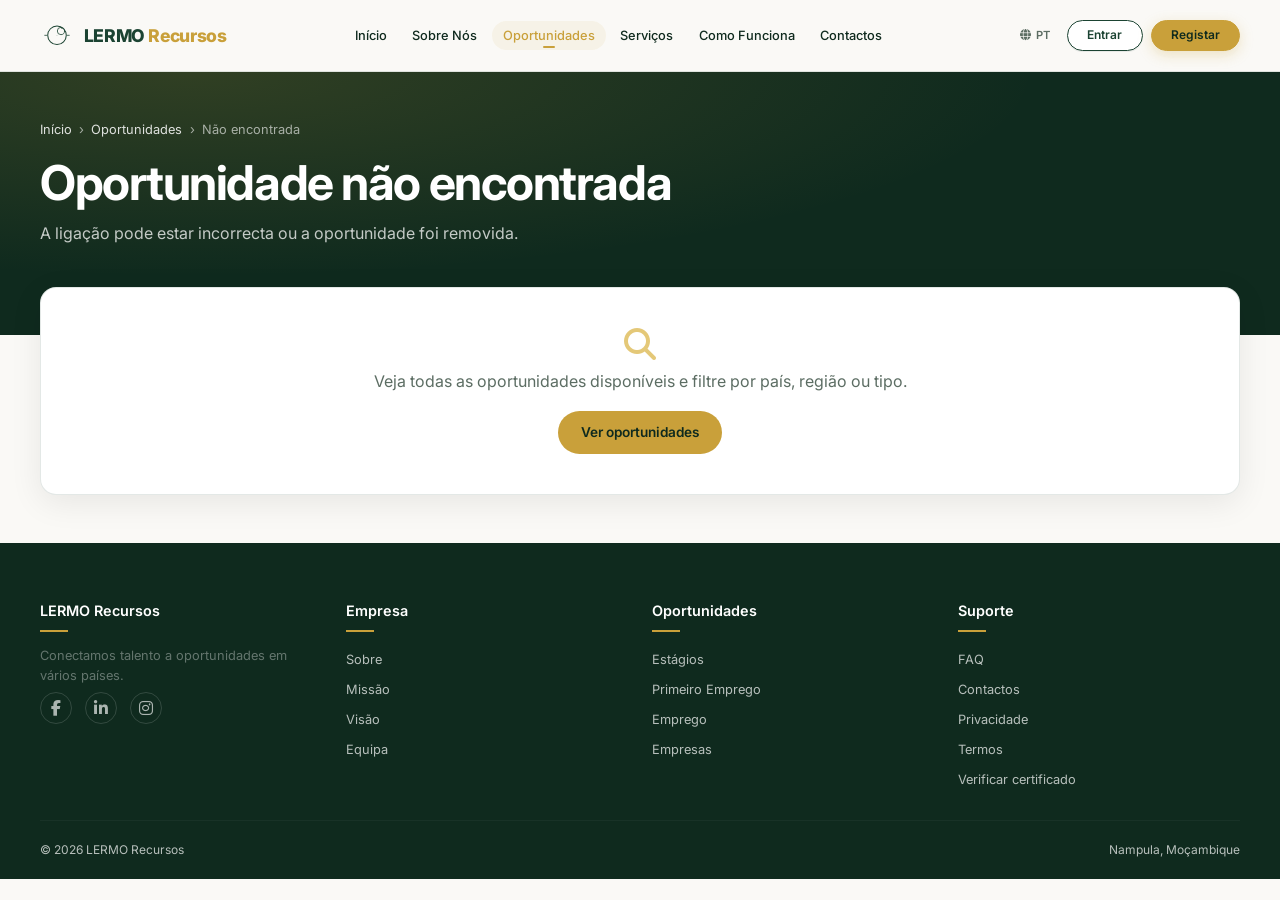
<file: detalhe.html>
<!DOCTYPE html>
<html lang="pt-PT" xmlns:th="http://www.thymeleaf.org">
<head>
<meta charset="UTF-8" />
<meta name="viewport" content="width=device-width, initial-scale=1.0" />
<title data-i18n="op.det.title">Oportunidade — LERMO Recursos</title>
<meta name="description" content="Detalhes da oportunidade na LERMO Recursos." data-i18n-content="op.det.desc" />
<link rel="preconnect" href="https://fonts.googleapis.com" />
<link rel="preconnect" href="https://fonts.gstatic.com" crossorigin />
<link href="https://fonts.googleapis.com/css2?family=Inter:wght@400;500;600;700;800&display=swap" rel="stylesheet" />
<link rel="stylesheet" href="https://cdnjs.cloudflare.com/ajax/libs/font-awesome/6.5.0/css/all.min.css" />
<link rel="stylesheet" href="css/oportunidades.css" th:href="@{/css/oportunidades.css}" />
<link rel="stylesheet" href="css/detalhe.css" th:href="@{/css/detalhe.css}" />
<link rel="stylesheet" href="css/loader.css" th:href="@{/css/loader.css}" />
<script src="js/seguranca.js?v=4"></script>
</head>
<body>
<script src="js/loader.js" th:src="@{/js/loader.js}"></script>

<header><div class="wrap">
  <a href="index.html" th:href="@{/}" class="logo" aria-label="LERMO Recursos — Início" data-i18n-aria="op.logoAria"><svg viewBox="0 0 300 300" fill="none" stroke="currentColor" stroke-linecap="round" aria-hidden="true"><circle cx="150" cy="144" r="82" stroke-width="9"/><line x1="42" y1="144" x2="58" y2="144" stroke-width="7"/><line x1="242" y1="144" x2="258" y2="144" stroke-width="7"/><g class="lermo-orbit"><circle cx="185" cy="106" r="32" stroke-width="7"/><circle cx="193" cy="82" r="5" fill="currentColor" stroke="none"/></g><circle cx="150" cy="144" r="2.6" fill="currentColor" stroke="none"/></svg><span class="lt">LERMO <span>Recursos</span></span></a>
  <nav class="links" aria-label="Navegação principal" data-i18n-aria="op.navAria"><a href="index.html" th:href="@{/}" data-i18n="nav.home">Início</a><a href="index.html#sobre" th:href="@{/#sobre}" data-i18n="nav.about">Sobre Nós</a><a href="oportunidades.html" th:href="@{/oportunidades}" class="on" data-i18n="nav.opportunities">Oportunidades</a><a href="index.html#servicos" th:href="@{/#servicos}" data-i18n="nav.services">Serviços</a><a href="index.html#comofunciona" th:href="@{/#comofunciona}" data-i18n="nav.how">Como Funciona</a><a href="index.html#contactos" th:href="@{/#contactos}" data-i18n="nav.contact">Contactos</a></nav>
  <div class="hact">
    <button class="lang-toggle" id="langToggle" type="button" aria-label="Alternar idioma" data-i18n-aria="op.langAria"><i class="fas fa-globe" aria-hidden="true"></i> <span id="langLabel">PT</span></button>
    <div id="authBtns">
      <a class="btn btn-o" data-auth="login" href="login.html" th:href="@{/login}" data-i18n="nav.login">Entrar</a>
      <a class="btn btn-g" data-auth="reg" href="registo.html?tipo=candidato" th:href="@{/registo(tipo='candidato')}" data-i18n="nav.register">Registar</a>
    </div>
  </div>
  <button class="hamb" id="hamb" type="button" aria-label="Abrir menu" data-i18n-aria="op.menuOpen" aria-expanded="false" aria-controls="mm"><i class="fas fa-bars"></i></button>
</div></header>
<div class="mm" id="mm" role="dialog" aria-modal="true" aria-label="Menu" data-i18n-aria="op.mobileNavAria">
  <div class="tb"><a href="index.html" th:href="@{/}" class="logo"><svg viewBox="0 0 300 300" fill="none" stroke="currentColor" stroke-linecap="round" aria-hidden="true"><circle cx="150" cy="144" r="82" stroke-width="9"/><line x1="42" y1="144" x2="58" y2="144" stroke-width="7"/><line x1="242" y1="144" x2="258" y2="144" stroke-width="7"/><g class="lermo-orbit"><circle cx="185" cy="106" r="32" stroke-width="7"/><circle cx="193" cy="82" r="5" fill="currentColor" stroke="none"/></g><circle cx="150" cy="144" r="2.6" fill="currentColor" stroke="none"/></svg><span class="lt">LERMO <span>Recursos</span></span></a><button class="cl" id="mmClose" type="button" aria-label="Fechar menu" data-i18n-aria="op.menuClose"><i class="fas fa-xmark"></i></button></div>
  <nav aria-label="Menu mobile" data-i18n-aria="op.mobileNavAria"><a href="index.html" th:href="@{/}"><i class="fas fa-home"></i> <span data-i18n="nav.home">Início</span></a><a href="index.html#sobre" th:href="@{/#sobre}"><i class="fas fa-info-circle"></i> <span data-i18n="nav.about">Sobre Nós</span></a><a href="oportunidades.html" th:href="@{/oportunidades}" class="on"><i class="fas fa-briefcase"></i> <span data-i18n="nav.opportunities">Oportunidades</span></a><a href="index.html#servicos" th:href="@{/#servicos}"><i class="fas fa-cogs"></i> <span data-i18n="nav.services">Serviços</span></a><a href="index.html#comofunciona" th:href="@{/#comofunciona}"><i class="fas fa-route"></i> <span data-i18n="nav.how">Como Funciona</span></a><a href="index.html#contactos" th:href="@{/#contactos}"><i class="fas fa-envelope"></i> <span data-i18n="nav.contact">Contactos</span></a></nav>
  <div class="ba" id="mmAuth">
    <a class="btn btn-o" href="login.html" th:href="@{/login}"><i class="fas fa-right-to-bracket"></i> <span data-i18n="nav.login">Entrar</span></a>
    <a class="btn btn-g" href="registo.html?tipo=candidato" th:href="@{/registo(tipo='candidato')}"><i class="fas fa-user-plus"></i> <span data-i18n="nav.register">Registar</span></a>
  </div>
  <div class="lang-row" role="group" aria-label="Idioma" data-i18n-aria="op.langAria">
    <button type="button" class="active" data-lang="pt">PT</button>
    <button type="button" data-lang="en">EN</button>
  </div>
</div>

<section class="hero dhero"><div class="wrap" id="dHero"></div></section>
<div class="wrap"><noscript><p class="empty">Active o JavaScript para ver esta oportunidade. / Turn on JavaScript to see this opportunity.</p></noscript><div class="dlayout" id="dLayout"></div></div>
<section class="dsim" id="dSimWrap" hidden><div class="wrap"><h2 data-i18n="op.det.similar">Oportunidades semelhantes</h2><div class="grid" id="dSim"></div></div></section>

<footer>
    <div class="container">
      <div class="grid-4">
        <div>
          <h4>LERMO Recursos</h4>
          <p style="font-size:0.8rem; opacity:0.5;" data-i18n="op.footerDesc">Conectamos talento a oportunidades em vários países.</p>
          <div class="socials">
            <a href="#" aria-label="Facebook" rel="noopener"><i class="fab fa-facebook-f"></i></a>
            <a href="#" aria-label="LinkedIn"><i class="fab fa-linkedin-in"></i></a>
            <a href="#" aria-label="Instagram"><i class="fab fa-instagram"></i></a>
          </div>
        </div>
        <div><h4 data-i18n="footer.company">Empresa</h4><ul><li><a href="index.html#sobre" th:href="@{/#sobre}" data-i18n="footer.about">Sobre</a></li><li><a href="index.html#sobre" th:href="@{/#sobre}" data-i18n="footer.mission">Missão</a></li><li><a href="index.html#sobre" th:href="@{/#sobre}" data-i18n="footer.vision">Visão</a></li><li><a href="index.html#equipa" th:href="@{/#equipa}" data-i18n="footer.team">Equipa</a></li></ul></div>
        <div><h4 data-i18n="footer.opportunities">Oportunidades</h4><ul><li><a href="oportunidades.html?tipo=estagio" data-i18n="footer.internships">Estágios</a></li><li><a href="oportunidades.html?cat=vaga" data-i18n="footer.firstjob">Primeiro Emprego</a></li><li><a href="oportunidades.html?tipo=emprego_efectivo" data-i18n="footer.jobs">Emprego</a></li><li><a href="registo.html?tipo=empresa" th:href="@{/registo(tipo='empresa')}" data-i18n="footer.companies">Empresas</a></li></ul></div>
        <div><h4 data-i18n="footer.support">Suporte</h4><ul><li><a href="index.html#faq" th:href="@{/#faq}" data-i18n="footer.faq">FAQ</a></li><li><a href="index.html#contactos" th:href="@{/#contactos}" data-i18n="footer.contact">Contactos</a></li><li><a href="legal.html#privacidade" th:href="@{/legal#privacidade}" data-i18n="footer.privacy">Privacidade</a></li><li><a href="legal.html#termos" th:href="@{/legal#termos}" data-i18n="footer.terms">Termos</a></li><li><a href="verificar.html" th:href="@{/verificar}" data-i18n="footer.verify">Verificar certificado</a></li></ul></div>
      </div>
      <div class="footer-bottom">
        <span>© 2026 LERMO Recursos</span>
        <span data-i18n="op.footerCity">Nampula, Moçambique</span>
      </div>
    </div>
  </footer>

<button id="backToTop" type="button" aria-label="Voltar ao topo" data-i18n-aria="op.top"><i class="fas fa-arrow-up"></i></button>
<div class="toast" id="toast" role="status"></div>

<!-- ===== AVISO: ENTRAR OU CRIAR CONTA (candidatura) ===== -->
  <div class="lm-modal" id="gateModal" role="dialog" aria-modal="true" aria-labelledby="gateTitle" aria-hidden="true">
    <div class="lm-box lm-gate">
      <button type="button" class="lm-close" id="gateClose" aria-label="Fechar" data-i18n-aria="op.close"><i class="fas fa-xmark" aria-hidden="true"></i></button>
      <div class="gate-ic" aria-hidden="true"><i class="fas fa-lock"></i></div>
      <h2 id="gateTitle" data-i18n="op.gate.titleApply">Entre para se candidatar</h2>
      <p class="lm-sub" id="gateTxt" data-i18n="op.gate.txtApply">Para se candidatar precisa de uma conta. Entre na sua conta ou crie uma gratuitamente.</p>
      <div class="lm-scroll">
        <button type="button" class="lm-submit" data-gate="login"><span data-i18n="nav.login">Entrar</span><span class="go" aria-hidden="true"><i class="fas fa-arrow-right"></i></span></button>
        <button type="button" class="gate-alt" data-gate="reg"><i class="fas fa-user-plus" aria-hidden="true"></i> <span data-i18n="op.gate.reg">Criar conta</span></button>
      </div>
    </div>
  </div>

  <!-- ===== LOGIN (painel sobreposto) ===== -->
  <div class="lm-modal" id="loginModal" role="dialog" aria-modal="true" aria-labelledby="loginTitle" aria-hidden="true">
    <div class="lm-box">
      <button type="button" class="lm-close" id="loginClose" aria-label="Fechar" data-i18n-aria="op.close"><i class="fas fa-xmark" aria-hidden="true"></i></button>
      <h2 id="loginTitle" data-i18n="login.title">Entrar</h2>
      <p class="lm-sub" data-i18n="login.sub">Aceda à sua conta LERMO Recursos.</p>
      <div class="lm-scroll">

      <!-- Spring: th:if="${param.error}" mostra o erro de autenticação -->
      <!-- Após registo: o servidor redirecciona para /?registo=ok e mostra esta mensagem -->
      <div class="lm-alert ok" id="loginOk" role="status" th:classappend="${param.registo} ? 'show'">
        <i class="fas fa-circle-check" aria-hidden="true"></i><span data-i18n="login.registered">Conta criada com sucesso! Entre com as suas credenciais.</span>
      </div>
      <div class="lm-alert ok" id="loginPwOk" role="status">
        <i class="fas fa-circle-check" aria-hidden="true"></i><span data-i18n="login.pwChanged">Senha alterada com sucesso! Entre com a nova senha.</span>
      </div>
      <div class="lm-alert" id="loginAlert" role="alert" th:classappend="${param.error} ? 'show'">
        <i class="fas fa-circle-exclamation" aria-hidden="true"></i><span data-i18n="login.error">Email ou senha incorrectos.</span>
      </div>

      <!-- Spring Security form-login: POST /login com username (email) e password; CSRF automático com th:action -->
      <form id="loginForm" method="post" action="/login" th:action="@{/login}" novalidate>
        <div class="lm-field">
          <input type="email" id="loginEmail" name="username" placeholder=" " autocomplete="username" inputmode="email" required aria-describedby="loginEmailErr" />
          <label for="loginEmail" data-i18n="login.email">Email</label>
          <span class="lm-lead" aria-hidden="true"><i class="fas fa-envelope"></i></span>
          <div class="lm-err" id="loginEmailErr" data-i18n="login.emailErr">Introduza um email válido.</div>
        </div>

        <div class="lm-field">
          <input type="password" id="loginPass" name="password" class="has-toggle" placeholder=" " autocomplete="current-password" required aria-describedby="loginPassErr" />
          <label for="loginPass" data-i18n="login.password">Senha</label>
          <span class="lm-lead" aria-hidden="true"><i class="fas fa-lock"></i></span>
          <button type="button" class="lm-toggle" id="loginToggle" aria-label="Mostrar senha" data-i18n-aria="login.show" aria-pressed="false"><i class="fas fa-eye" aria-hidden="true"></i></button>
          <div class="lm-err" id="loginPassErr" data-i18n="login.passErr">Introduza a sua senha.</div>
        </div>

        <div class="lm-row">
          <label class="lm-check"><input type="checkbox" name="remember-me" /> <span data-i18n="login.remember">Manter sessão iniciada</span></label>
          <a href="recuperar-senha.html" th:href="@{/recuperar-senha}" class="lm-link" data-i18n="login.forgot">Esqueceu a senha?</a>
        </div>

        <button type="submit" class="lm-submit" id="loginSubmit"><span data-i18n="login.submit">Entrar</span><span class="go" aria-hidden="true"><i class="fas fa-arrow-right"></i></span></button>
      </form>

      <p class="lm-switch"><span data-i18n="login.noAccount">Ainda não tem conta?</span> <a href="registo.html" th:href="@{/registo}" class="lm-link" data-i18n="login.register">Registar</a></p>
      </div>
    </div>
  </div>

  <!-- ===== REGISTO (painel sobreposto) ===== -->
  <div class="lm-modal" id="regModal" role="dialog" aria-modal="true" aria-labelledby="regTitle" aria-hidden="true">
    <div class="lm-box lm-wide">
      <button type="button" class="lm-close" id="regClose" aria-label="Fechar" data-i18n-aria="op.close"><i class="fas fa-xmark" aria-hidden="true"></i></button>
      <h2 id="regTitle" data-i18n="reg.title">Criar conta</h2>
      <p class="lm-sub" data-i18n="reg.sub">Junte-se à LERMO Recursos em poucos passos.</p>
      <div class="lm-scroll">

      <!-- Spring: th:if mostra erros devolvidos pelo controlador -->
      <div class="lm-alert" id="regAlert" role="alert" th:classappend="${param.regError} ? 'show'">
        <i class="fas fa-circle-exclamation" aria-hidden="true"></i><span data-i18n="reg.error">Não foi possível criar a conta. Verifique os dados e tente novamente.</span>
      </div>

      <!-- Spring MVC: POST /registo (CSRF automático com th:action). Os "name" correspondem às colunas de utilizadores/empresas. -->
      <form id="regForm" method="post" action="/registo" th:action="@{/registo}" novalidate>
        <div class="lm-seg" role="radiogroup" aria-label="Tipo de conta" data-i18n-aria="reg.accountType">
          <input type="radio" name="tipo" id="regTipoCand" value="candidato" checked />
          <label for="regTipoCand"><i class="fas fa-user-graduate" aria-hidden="true"></i> <span data-i18n="reg.candidate">Candidato</span></label>
          <input type="radio" name="tipo" id="regTipoEmp" value="empresa" />
          <label for="regTipoEmp"><i class="fas fa-building" aria-hidden="true"></i> <span data-i18n="reg.company">Empresa</span></label>
        </div>

        <div class="lm-grid2">
          <div class="lm-field" id="regNomeField">
            <input type="text" id="regNome" name="nomeCompleto" placeholder=" " autocomplete="name" maxlength="150" required aria-describedby="regNomeErr" />
            <label for="regNome" id="regNomeLabel" data-i18n="reg.name">Nome completo</label>
            <span class="lm-lead" aria-hidden="true"><i class="fas fa-user"></i></span>
            <div class="lm-err" id="regNomeErr" data-i18n="reg.nameErr">Introduza o seu nome completo.</div>
          </div>
          <div class="lm-field">
            <input type="email" id="regEmail" name="email" placeholder=" " autocomplete="email" inputmode="email" maxlength="255" required aria-describedby="regEmailErr" />
            <label for="regEmail" data-i18n="reg.email">Email</label>
            <span class="lm-lead" aria-hidden="true"><i class="fas fa-envelope"></i></span>
            <div class="lm-err" id="regEmailErr" data-i18n="reg.emailErr">Introduza um email válido.</div>
          </div>
        </div>

        <div class="lm-company" id="regCompany">
            <div class="lm-field">
              <input type="text" id="regEmpresa" name="nomeEmpresa" placeholder=" " autocomplete="organization" maxlength="200" aria-describedby="regEmpresaErr" />
              <label for="regEmpresa" data-i18n="reg.companyName">Nome da empresa</label>
              <span class="lm-lead" aria-hidden="true"><i class="fas fa-building"></i></span>
              <div class="lm-err" id="regEmpresaErr" data-i18n="reg.companyErr">Introduza o nome da empresa.</div>
            </div>
        </div>

        <!-- País (pais_id ISO) + indicativo (paises.codigo_telefone) + número; o servidor recebe telefone completo (ex.: +258841234567) -->
        <div class="lm-phone">
          <div class="lm-cc-wrap">
            <button type="button" class="lm-cc" id="regCcBtn" aria-haspopup="listbox" aria-expanded="false" aria-controls="regCcList" aria-label="País e indicativo" data-i18n-aria="reg.ccAria"><span class="lm-flag-slot"></span><span class="lm-dial"></span><i class="fas fa-chevron-down lm-caret" aria-hidden="true"></i></button>
            <ul class="lm-cc-list" id="regCcList" role="listbox" aria-label="País e indicativo" data-i18n-aria="reg.ccAria"></ul>
            <input type="hidden" id="regCc" name="paisId" value="MZ" />
          </div>
          <div class="lm-field">
            <input type="tel" id="regTel" name="telefoneNacional" placeholder=" " autocomplete="tel-national" inputmode="tel" maxlength="16" required aria-describedby="regTelErr" />
            <label for="regTel" data-i18n="reg.phone">Telefone</label>
            <span class="lm-lead" aria-hidden="true"><i class="fas fa-phone"></i></span>
            <div class="lm-err" id="regTelErr" data-i18n="reg.phoneErr">Introduza um número válido (6 a 12 dígitos).</div>
          </div>
        </div>
        <input type="hidden" id="regTelFull" name="telefone" />

        <div class="lm-company" id="regFiscalBlock">
            <!-- País = Moçambique → NUIT (9 dígitos); outro país → identificação fiscal estrangeira (Tax ID / VAT) -->
            <div class="lm-field">
              <input type="text" id="regFiscal" name="identificacaoFiscal" placeholder=" " maxlength="20" aria-describedby="regFiscalErr" />
              <label for="regFiscal" id="regFiscalLabel" data-i18n="reg.nuit">NUIT</label>
              <span class="lm-lead" aria-hidden="true"><i class="fas fa-id-card"></i></span>
              <div class="lm-err" id="regFiscalErr" data-i18n="reg.nuitErr">O NUIT deve ter 9 dígitos.</div>
              <input type="hidden" id="regTipoId" name="tipoIdentificacao" value="NUIT" />
            </div>
        </div>

        <div class="lm-field">
          <input type="password" id="regPass" name="password" class="has-toggle" placeholder=" " autocomplete="new-password" minlength="8" required aria-describedby="regPassErr regPassHint" />
          <label for="regPass" data-i18n="reg.password">Senha</label>
          <span class="lm-lead" aria-hidden="true"><i class="fas fa-lock"></i></span>
          <button type="button" class="lm-toggle" id="regToggle" aria-label="Mostrar senha" data-i18n-aria="login.show" aria-pressed="false"><i class="fas fa-eye" aria-hidden="true"></i></button>
          <div class="lm-meter" aria-hidden="true"><i id="regMeterBar"></i></div>
          <div class="lm-meter-txt" id="regPassHint" aria-live="polite"></div>
          <div class="lm-err" id="regPassErr" data-i18n="reg.passErr">A senha deve ter pelo menos 8 caracteres, com letras e números.</div>
        </div>

        <div class="lm-terms" id="regTermsWrap">
          <label class="lm-check"><input type="checkbox" id="regTerms" name="aceitaTermos" required /> <span data-i18n-html="reg.termsHtml">Li e aceito os <a href="legal.html#termos" th:href="@{/legal#termos}" target="_blank" rel="noopener">Termos de Utilização</a> e a <a href="legal.html#privacidade" th:href="@{/legal#privacidade}" target="_blank" rel="noopener">Política de Privacidade</a>.</span></label>
          <div class="lm-err" data-i18n="reg.termsErr">Precisa de aceitar os termos para continuar.</div>
        </div>

        <button type="submit" class="lm-submit" id="regSubmit"><span data-i18n="reg.submit">Criar conta</span><span class="go" aria-hidden="true"><i class="fas fa-arrow-right"></i></span></button>
      </form>

      <p class="lm-switch"><span data-i18n="reg.haveAccount">Já tem conta?</span> <a href="login.html" th:href="@{/login}" class="lm-link" data-i18n="reg.login">Entrar</a></p>
      </div>
    </div>
  </div>

  <div class="lm-modal" id="fpModal" role="dialog" aria-modal="true" aria-labelledby="fpTitle" aria-hidden="true">
    <div class="lm-box">
      <button type="button" class="lm-close" id="fpClose" aria-label="Fechar" data-i18n-aria="op.close"><i class="fas fa-xmark" aria-hidden="true"></i></button>
      <h2 id="fpTitle" data-i18n="fp.title">Recuperar senha</h2>
      <p class="lm-sub" data-i18n="fp.sub">Introduza o email da sua conta e enviamos um link para definir uma nova senha.</p>
      <div class="lm-scroll">
      <div class="lm-alert ok" id="fpSent" role="status">
        <i class="fas fa-circle-check" aria-hidden="true"></i><span data-i18n="fp.sent">Se existir uma conta com este email, enviámos um link para definir uma nova senha.</span>
      </div>
      <form id="fpForm" method="post" action="/recuperar-senha" th:action="@{/recuperar-senha}" novalidate>
        <div class="lm-field">
          <input type="email" id="fpEmail" name="email" placeholder=" " autocomplete="email" inputmode="email" maxlength="255" required aria-describedby="fpEmailErr" />
          <label for="fpEmail" data-i18n="login.email">Email</label>
          <span class="lm-lead" aria-hidden="true"><i class="fas fa-envelope"></i></span>
          <div class="lm-err" id="fpEmailErr" data-i18n="login.emailErr">Introduza um email válido.</div>
        </div>
        <button type="submit" class="lm-submit" id="fpSubmit"><span data-i18n="fp.submit">Enviar link</span><span class="go" aria-hidden="true"><i class="fas fa-arrow-right"></i></span></button>
      </form>
      <p class="lm-switch"><span data-i18n="fp.remember">Lembrou-se da senha?</span> <a href="login.html" th:href="@{/login}" class="lm-link" data-i18n="reg.login">Entrar</a></p>
      </div>
    </div>
  </div>

  <!-- ===== NOVA SENHA (painel sobreposto; abre com ?token=... ou #redefinir-senha) ===== -->
  <div class="lm-modal" id="rpModal" role="dialog" aria-modal="true" aria-labelledby="rpTitle" aria-hidden="true">
    <div class="lm-box">
      <button type="button" class="lm-close" id="rpClose" aria-label="Fechar" data-i18n-aria="op.close"><i class="fas fa-xmark" aria-hidden="true"></i></button>
      <h2 id="rpTitle" data-i18n="rp.title">Definir nova senha</h2>
      <p class="lm-sub" data-i18n="rp.sub">Escolha uma nova senha para a sua conta.</p>
      <div class="lm-scroll">
      <div class="lm-alert" id="rpInvalid" role="alert">
        <i class="fas fa-circle-exclamation" aria-hidden="true"></i><span><span data-i18n="rp.invalid">Este link é inválido ou expirou.</span> <a href="recuperar-senha.html" th:href="@{/recuperar-senha}" class="lm-link" data-i18n="rp.request">Pedir novo link</a></span>
      </div>
      <form id="rpForm" method="post" action="/redefinir-senha" th:action="@{/redefinir-senha}" novalidate>
        <input type="hidden" id="rpToken" name="token" th:value="${param.token}" />
        <div class="lm-field">
          <input type="password" id="rpPass" name="password" class="has-toggle" placeholder=" " autocomplete="new-password" minlength="8" required aria-describedby="rpPassErr rpPassHint" />
          <label for="rpPass" data-i18n="rp.password">Nova senha</label>
          <span class="lm-lead" aria-hidden="true"><i class="fas fa-lock"></i></span>
          <button type="button" class="lm-toggle" id="rpToggle" aria-label="Mostrar senha" data-i18n-aria="login.show" aria-pressed="false"><i class="fas fa-eye" aria-hidden="true"></i></button>
          <div class="lm-meter" aria-hidden="true"><i id="rpMeterBar"></i></div>
          <div class="lm-meter-txt" id="rpPassHint" aria-live="polite"></div>
          <div class="lm-err" id="rpPassErr" data-i18n="reg.passErr">A senha deve ter pelo menos 8 caracteres, com letras e números.</div>
        </div>
        <div class="lm-field">
          <input type="password" id="rpPass2" name="confirmarPassword" placeholder=" " autocomplete="new-password" required aria-describedby="rpPass2Err" />
          <label for="rpPass2" data-i18n="rp.password2">Confirmar nova senha</label>
          <span class="lm-lead" aria-hidden="true"><i class="fas fa-lock"></i></span>
          <div class="lm-err" id="rpPass2Err" data-i18n="rp.pass2Err">As senhas não coincidem.</div>
        </div>
        <button type="submit" class="lm-submit" id="rpSubmit"><span data-i18n="rp.submit">Guardar nova senha</span><span class="go" aria-hidden="true"><i class="fas fa-arrow-right"></i></span></button>
      </form>
      <p class="lm-switch"><span data-i18n="fp.remember">Lembrou-se da senha?</span> <a href="login.html" th:href="@{/login}" class="lm-link" data-i18n="reg.login">Entrar</a></p>
      </div>
    </div>
  </div>

<script src="js/i18n.js?v=4" th:src="@{/js/i18n.js}"></script>
<script src="js/paises.js" th:src="@{/js/paises.js}"></script>
<script src="js/conta.js?v=4" th:src="@{/js/conta.js}"></script>
<script src="js/oportunidades-auth.js?v=4" th:src="@{/js/oportunidades-auth.js}"></script>

<script th:inline="javascript">
/* Thymeleaf: define se há sessão. Em ficheiro estático fica false. */
var LOGGED_IN = /*[[${#authentication != null and #authentication.authenticated and !(#authentication instanceof T(org.springframework.security.authentication.AnonymousAuthenticationToken))}]]*/ false;
</script>
<script src="js/dados.js" th:src="@{/js/dados.js}"></script>
<script src="js/detalhe.js" th:src="@{/js/detalhe.js}"></script>
</body>
</html>
</file>
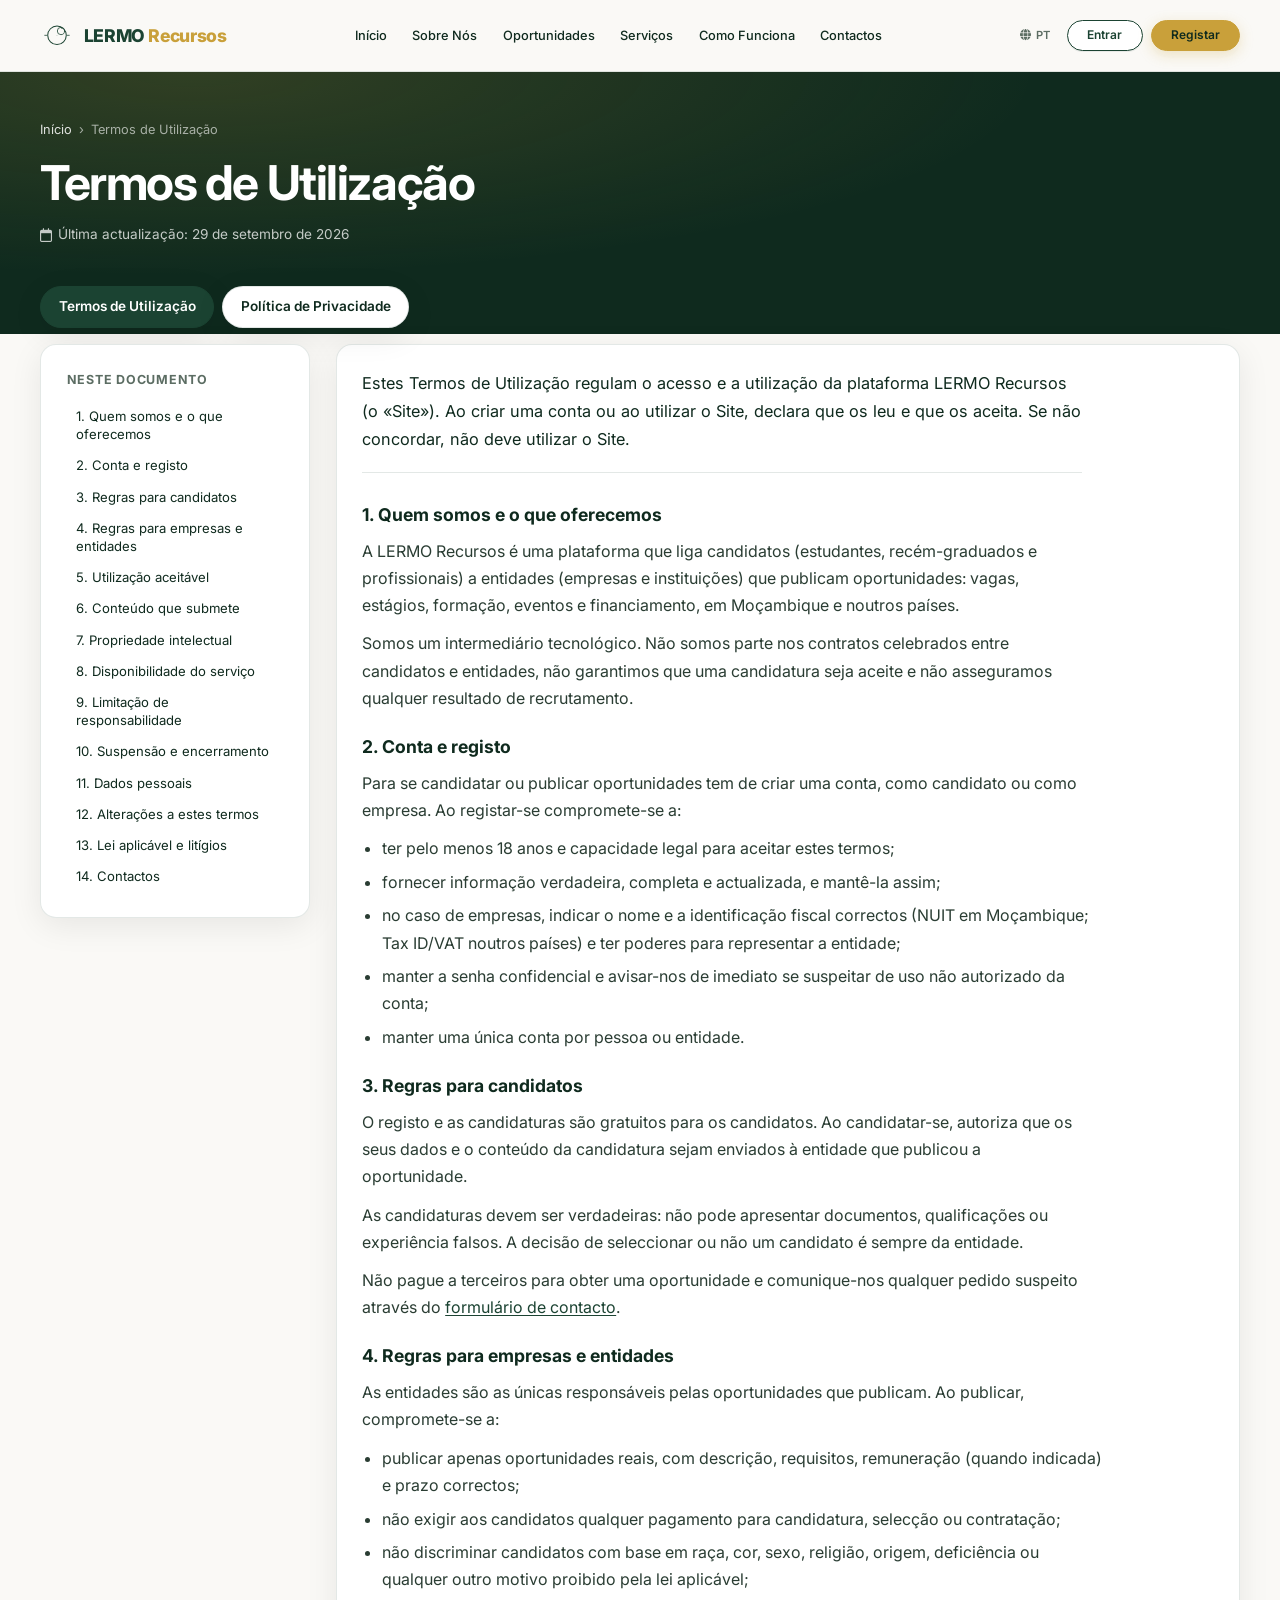
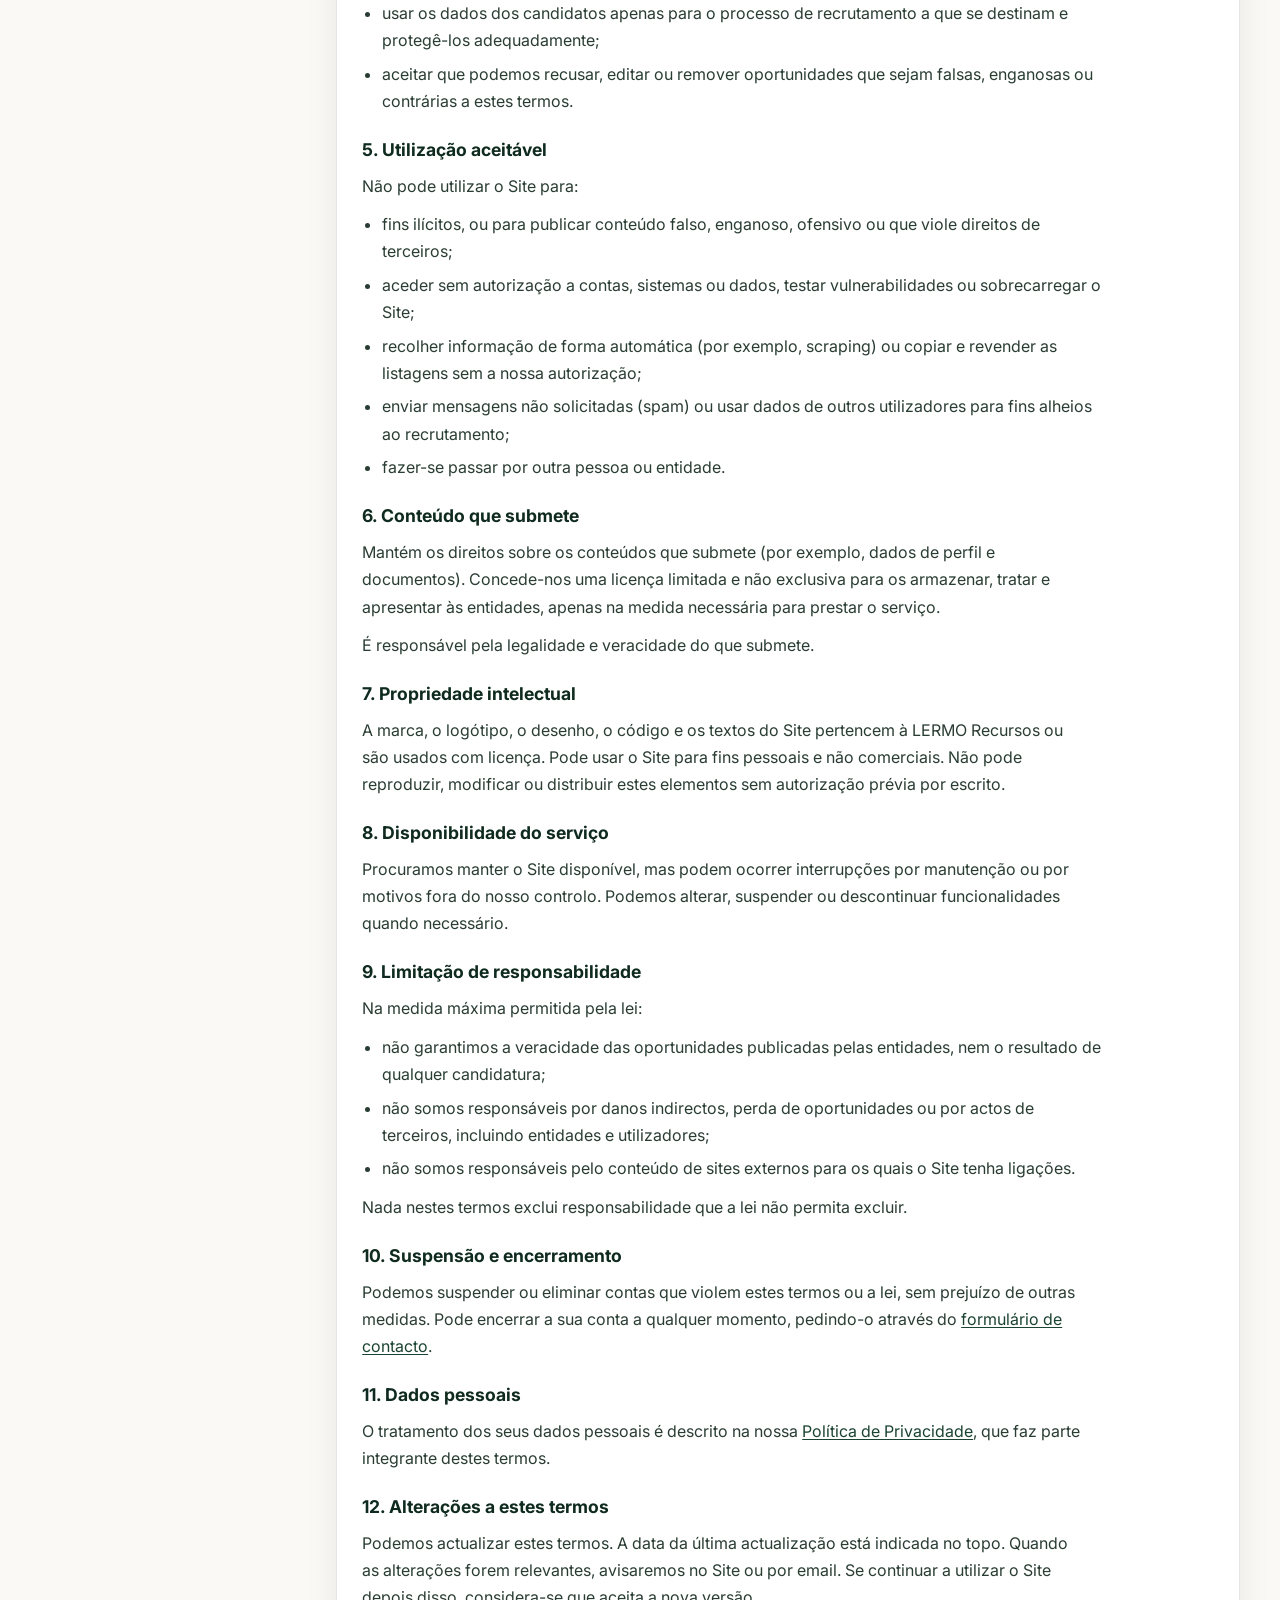
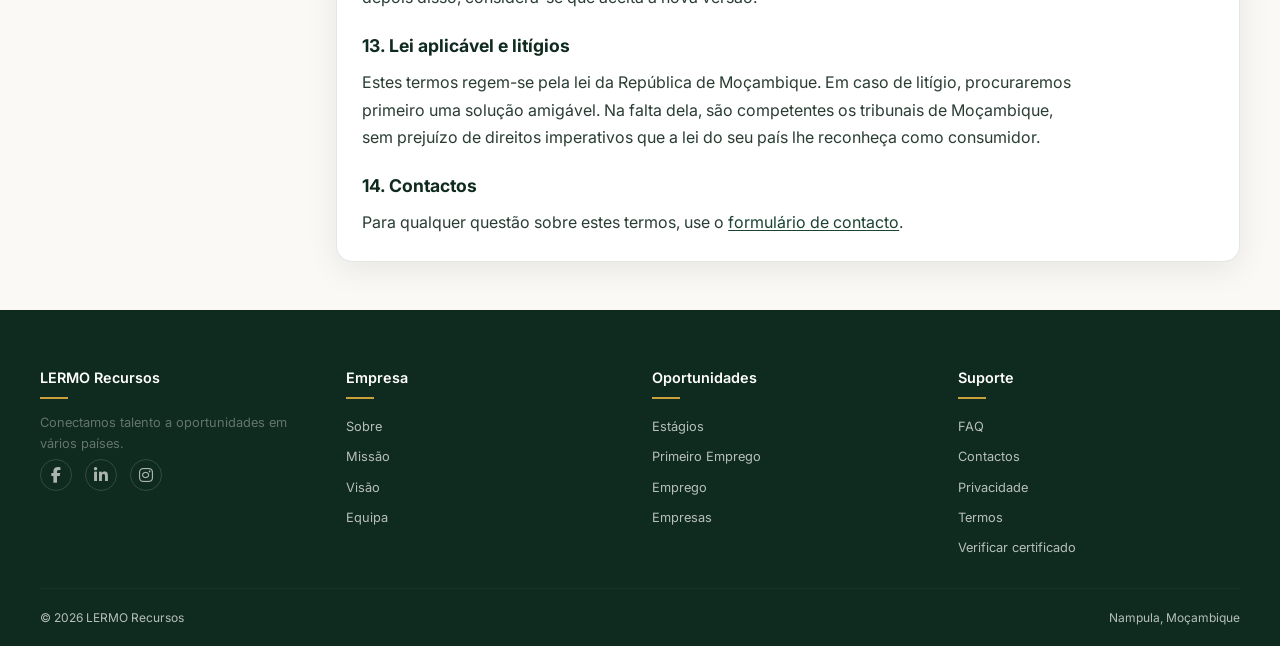
<file: legal.html>
<!DOCTYPE html>
<html lang="pt-PT" xmlns:th="http://www.thymeleaf.org">
<head>
<meta charset="UTF-8" />
<meta name="viewport" content="width=device-width, initial-scale=1.0" />
<title data-i18n="lg.title.termos">Termos de Utilização — LERMO Recursos</title>
<meta name="description" content="Regras de utilização da plataforma LERMO Recursos para candidatos e entidades." />
<link rel="preconnect" href="https://fonts.googleapis.com" />
<link rel="preconnect" href="https://fonts.gstatic.com" crossorigin />
<link href="https://fonts.googleapis.com/css2?family=Inter:wght@400;500;600;700;800&display=swap" rel="stylesheet" />
<link rel="stylesheet" href="https://cdnjs.cloudflare.com/ajax/libs/font-awesome/6.5.0/css/all.min.css" />
<link rel="stylesheet" href="css/oportunidades.css" th:href="@{/css/oportunidades.css}" />
<link rel="stylesheet" href="css/legal.css" th:href="@{/css/legal.css}" />
<link rel="stylesheet" href="css/loader.css" th:href="@{/css/loader.css}" />
<script src="js/seguranca.js?v=4"></script>
</head>
<body>
<script src="js/loader.js" th:src="@{/js/loader.js}"></script>


<header><div class="wrap">
  <a href="index.html" th:href="@{/}" class="logo" aria-label="LERMO Recursos — Início" data-i18n-aria="op.logoAria"><svg viewBox="0 0 300 300" fill="none" stroke="currentColor" stroke-linecap="round" aria-hidden="true"><circle cx="150" cy="144" r="82" stroke-width="9"/><line x1="42" y1="144" x2="58" y2="144" stroke-width="7"/><line x1="242" y1="144" x2="258" y2="144" stroke-width="7"/><g class="lermo-orbit"><circle cx="185" cy="106" r="32" stroke-width="7"/><circle cx="193" cy="82" r="5" fill="currentColor" stroke="none"/></g><circle cx="150" cy="144" r="2.6" fill="currentColor" stroke="none"/></svg><span class="lt">LERMO <span>Recursos</span></span></a>
  <nav class="links" aria-label="Navegação principal" data-i18n-aria="op.navAria"><a href="index.html" th:href="@{/}" data-i18n="nav.home">Início</a><a href="index.html#sobre" th:href="@{/#sobre}" data-i18n="nav.about">Sobre Nós</a><a href="oportunidades.html" th:href="@{/oportunidades}" data-i18n="nav.opportunities">Oportunidades</a><a href="index.html#servicos" th:href="@{/#servicos}" data-i18n="nav.services">Serviços</a><a href="index.html#comofunciona" th:href="@{/#comofunciona}" data-i18n="nav.how">Como Funciona</a><a href="index.html#contactos" th:href="@{/#contactos}" data-i18n="nav.contact">Contactos</a></nav>
  <div class="hact">
    <button class="lang-toggle" id="langToggle" type="button" aria-label="Alternar idioma" data-i18n-aria="op.langAria"><i class="fas fa-globe" aria-hidden="true"></i> <span id="langLabel">PT</span></button>
    <div id="authBtns">
      <a class="btn btn-o" data-auth="login" href="login.html" th:href="@{/login}" data-i18n="nav.login">Entrar</a>
      <a class="btn btn-g" data-auth="reg" href="registo.html?tipo=candidato" th:href="@{/registo(tipo='candidato')}" data-i18n="nav.register">Registar</a>
    </div>
  </div>
  <button class="hamb" id="hamb" type="button" aria-label="Abrir menu" data-i18n-aria="op.menuOpen" aria-expanded="false" aria-controls="mm"><i class="fas fa-bars"></i></button>
</div></header>
<div class="mm" id="mm" role="dialog" aria-modal="true" aria-label="Menu" data-i18n-aria="op.mobileNavAria">
  <div class="tb"><a href="index.html" th:href="@{/}" class="logo"><svg viewBox="0 0 300 300" fill="none" stroke="currentColor" stroke-linecap="round" aria-hidden="true"><circle cx="150" cy="144" r="82" stroke-width="9"/><line x1="42" y1="144" x2="58" y2="144" stroke-width="7"/><line x1="242" y1="144" x2="258" y2="144" stroke-width="7"/><g class="lermo-orbit"><circle cx="185" cy="106" r="32" stroke-width="7"/><circle cx="193" cy="82" r="5" fill="currentColor" stroke="none"/></g><circle cx="150" cy="144" r="2.6" fill="currentColor" stroke="none"/></svg><span class="lt">LERMO <span>Recursos</span></span></a><button class="cl" id="mmClose" type="button" aria-label="Fechar menu" data-i18n-aria="op.menuClose"><i class="fas fa-xmark"></i></button></div>
  <nav aria-label="Menu mobile" data-i18n-aria="op.mobileNavAria"><a href="index.html" th:href="@{/}"><i class="fas fa-home"></i> <span data-i18n="nav.home">Início</span></a><a href="index.html#sobre" th:href="@{/#sobre}"><i class="fas fa-info-circle"></i> <span data-i18n="nav.about">Sobre Nós</span></a><a href="oportunidades.html" th:href="@{/oportunidades}"><i class="fas fa-briefcase"></i> <span data-i18n="nav.opportunities">Oportunidades</span></a><a href="index.html#servicos" th:href="@{/#servicos}"><i class="fas fa-cogs"></i> <span data-i18n="nav.services">Serviços</span></a><a href="index.html#comofunciona" th:href="@{/#comofunciona}"><i class="fas fa-route"></i> <span data-i18n="nav.how">Como Funciona</span></a><a href="index.html#contactos" th:href="@{/#contactos}"><i class="fas fa-envelope"></i> <span data-i18n="nav.contact">Contactos</span></a></nav>
  <div class="ba" id="mmAuth">
    <a class="btn btn-o" href="login.html" th:href="@{/login}"><i class="fas fa-right-to-bracket"></i> <span data-i18n="nav.login">Entrar</span></a>
    <a class="btn btn-g" href="registo.html?tipo=candidato" th:href="@{/registo(tipo='candidato')}"><i class="fas fa-user-plus"></i> <span data-i18n="nav.register">Registar</span></a>
  </div>
  <div class="lang-row" role="group" aria-label="Idioma" data-i18n-aria="op.langAria">
    <button type="button" class="active" data-lang="pt">PT</button>
    <button type="button" data-lang="en">EN</button>
  </div>
</div>

<section class="hero lhero"><div class="wrap" id="lgHero"></div></section>
<div class="wrap">
  <div class="ltabs" id="lgTabs" role="tablist"></div>
  <noscript><p class="empty">Active o JavaScript para ler este documento. / Turn on JavaScript to read this document.</p></noscript>
  <div class="llayout">
    <aside class="lcard ltoc" id="lgToc"><h2 id="lgTocTitle">Neste documento</h2><ol id="lgTocList"></ol></aside>
    <article class="lcard ldoc" id="lgDoc"></article>
  </div>
</div>

<footer>
    <div class="container">
      <div class="grid-4">
        <div>
          <h4>LERMO Recursos</h4>
          <p style="font-size:0.8rem; opacity:0.5;" data-i18n="op.footerDesc">Conectamos talento a oportunidades em vários países.</p>
          <div class="socials">
            <a href="#" aria-label="Facebook" rel="noopener"><i class="fab fa-facebook-f"></i></a>
            <a href="#" aria-label="LinkedIn"><i class="fab fa-linkedin-in"></i></a>
            <a href="#" aria-label="Instagram"><i class="fab fa-instagram"></i></a>
          </div>
        </div>
        <div><h4 data-i18n="footer.company">Empresa</h4><ul><li><a href="index.html#sobre" th:href="@{/#sobre}" data-i18n="footer.about">Sobre</a></li><li><a href="index.html#sobre" th:href="@{/#sobre}" data-i18n="footer.mission">Missão</a></li><li><a href="index.html#sobre" th:href="@{/#sobre}" data-i18n="footer.vision">Visão</a></li><li><a href="index.html#equipa" th:href="@{/#equipa}" data-i18n="footer.team">Equipa</a></li></ul></div>
        <div><h4 data-i18n="footer.opportunities">Oportunidades</h4><ul><li><a href="oportunidades.html?tipo=estagio" data-i18n="footer.internships">Estágios</a></li><li><a href="oportunidades.html?cat=vaga" data-i18n="footer.firstjob">Primeiro Emprego</a></li><li><a href="oportunidades.html?tipo=emprego_efectivo" data-i18n="footer.jobs">Emprego</a></li><li><a href="registo.html?tipo=empresa" th:href="@{/registo(tipo='empresa')}" data-i18n="footer.companies">Empresas</a></li></ul></div>
        <div><h4 data-i18n="footer.support">Suporte</h4><ul><li><a href="index.html#faq" th:href="@{/#faq}" data-i18n="footer.faq">FAQ</a></li><li><a href="index.html#contactos" th:href="@{/#contactos}" data-i18n="footer.contact">Contactos</a></li><li><a href="legal.html#privacidade" th:href="@{/legal#privacidade}" data-i18n="footer.privacy">Privacidade</a></li><li><a href="legal.html#termos" th:href="@{/legal#termos}" data-i18n="footer.terms">Termos</a></li><li><a href="verificar.html" th:href="@{/verificar}" data-i18n="footer.verify">Verificar certificado</a></li></ul></div>
      </div>
      <div class="footer-bottom">
        <span>© 2026 LERMO Recursos</span>
        <span data-i18n="op.footerCity">Nampula, Moçambique</span>
      </div>
    </div>
  </footer>

<button id="backToTop" type="button" aria-label="Voltar ao topo" data-i18n-aria="op.top"><i class="fas fa-arrow-up"></i></button>

<script src="js/i18n.js?v=4" th:src="@{/js/i18n.js}"></script>
<script th:inline="javascript">
/* Thymeleaf: define se há sessão. Em ficheiro estático fica false. */
var LOGGED_IN = /*[[${#authentication != null and #authentication.authenticated and !(#authentication instanceof T(org.springframework.security.authentication.AnonymousAuthenticationToken))}]]*/ false;
</script>
<script src="js/legal.js" th:src="@{/js/legal.js}"></script>
</body>
</html>
</file>
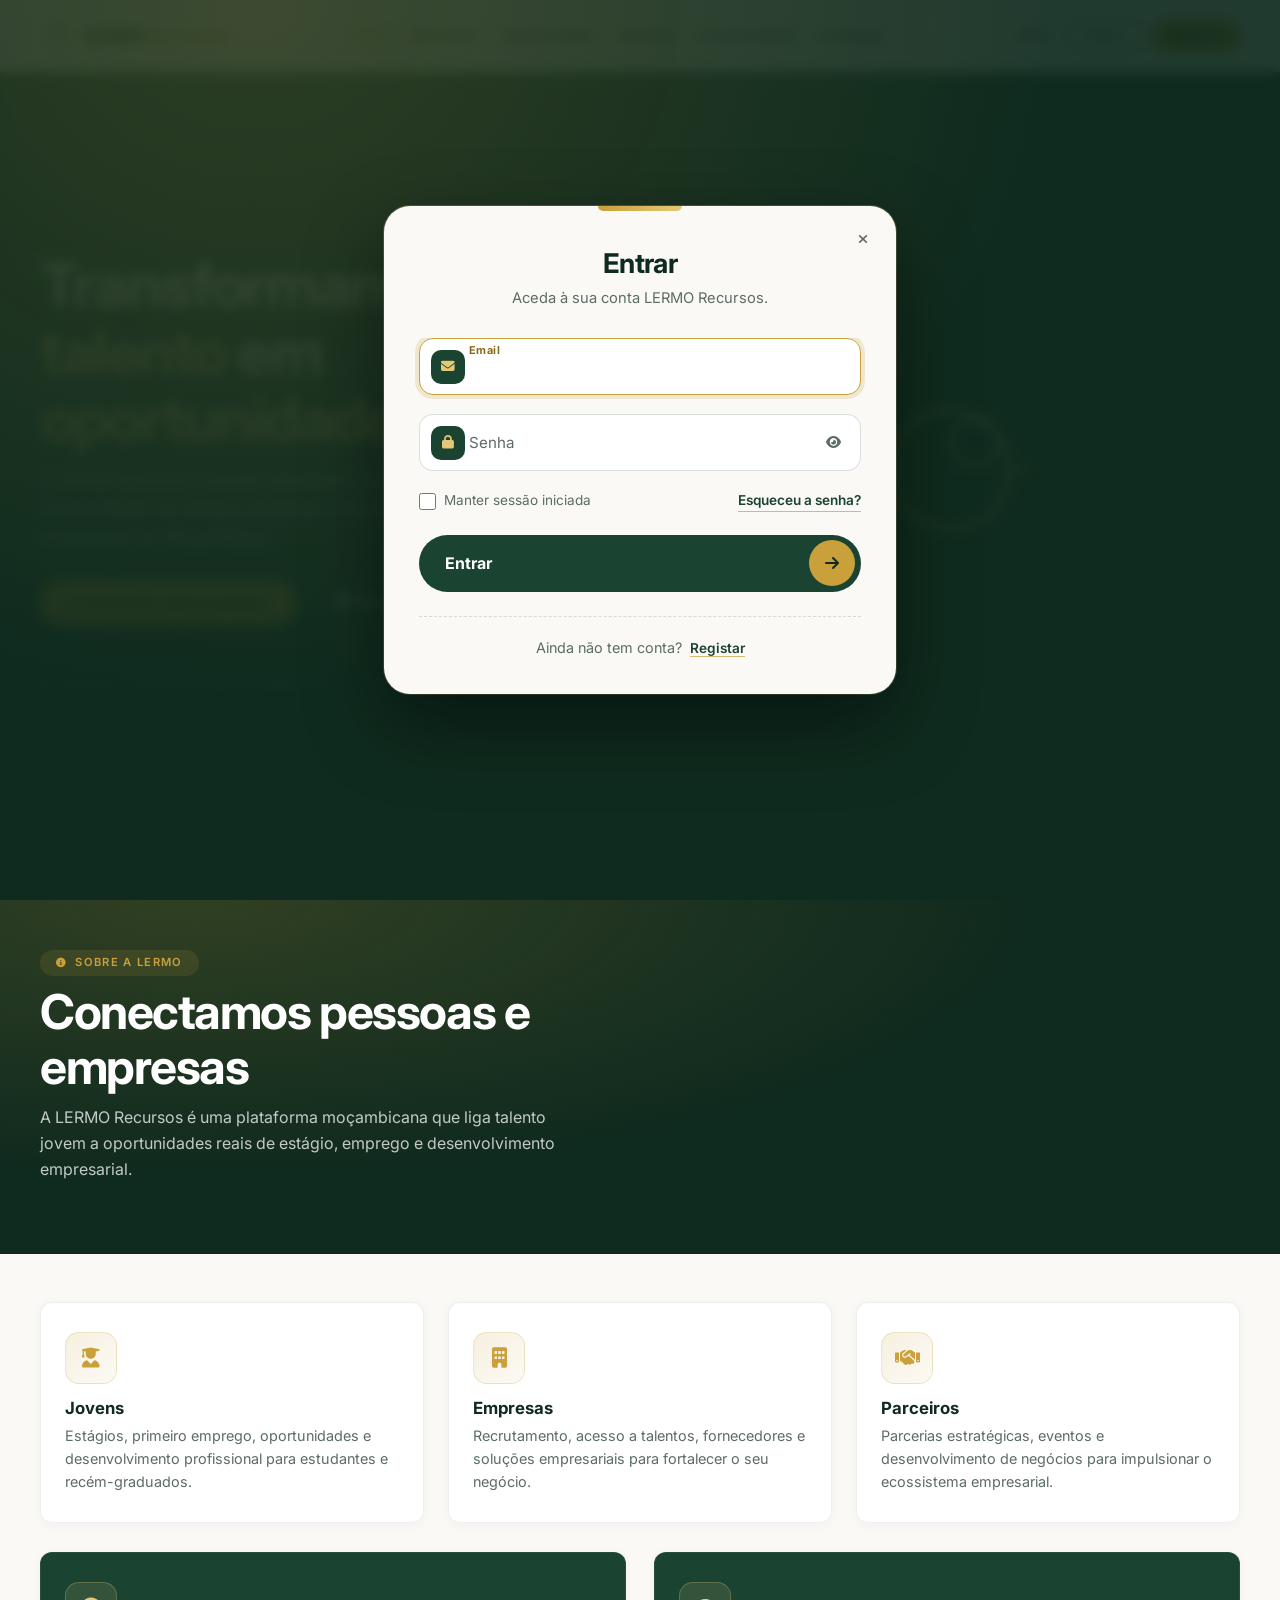
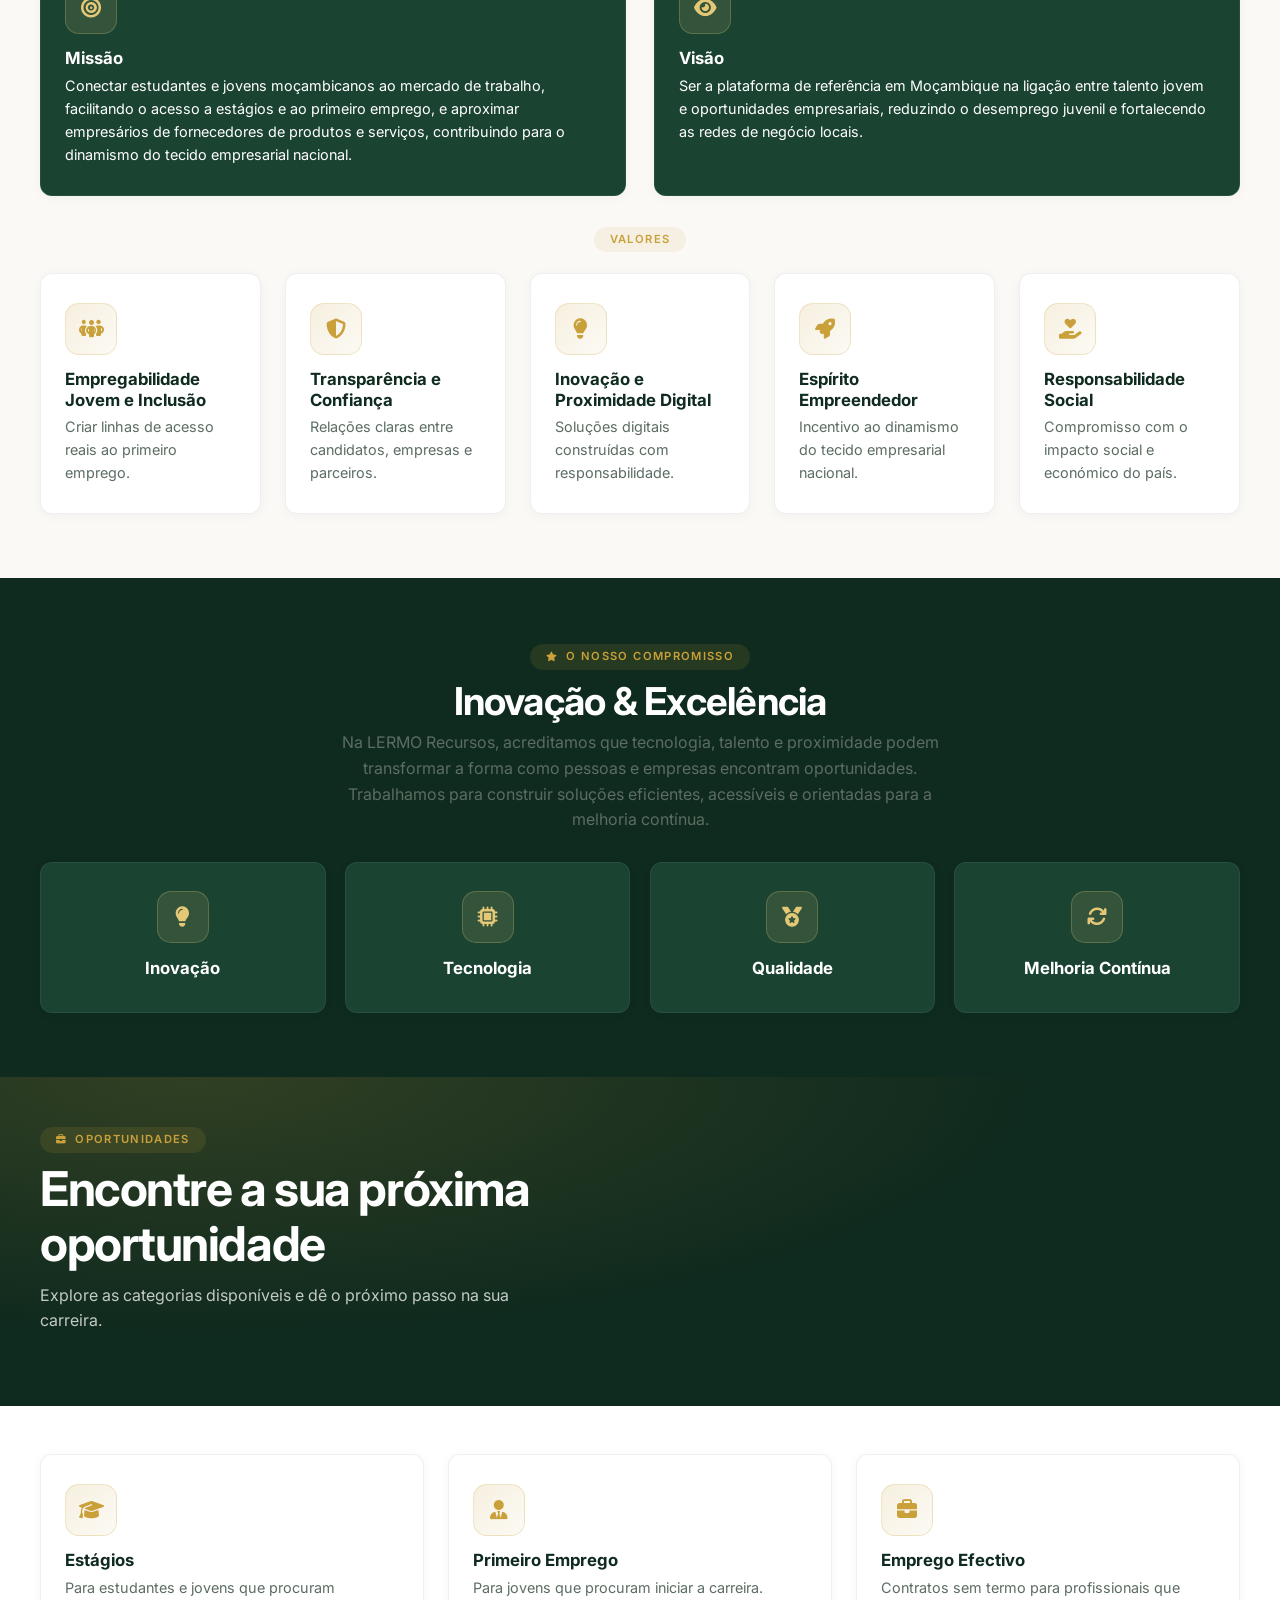
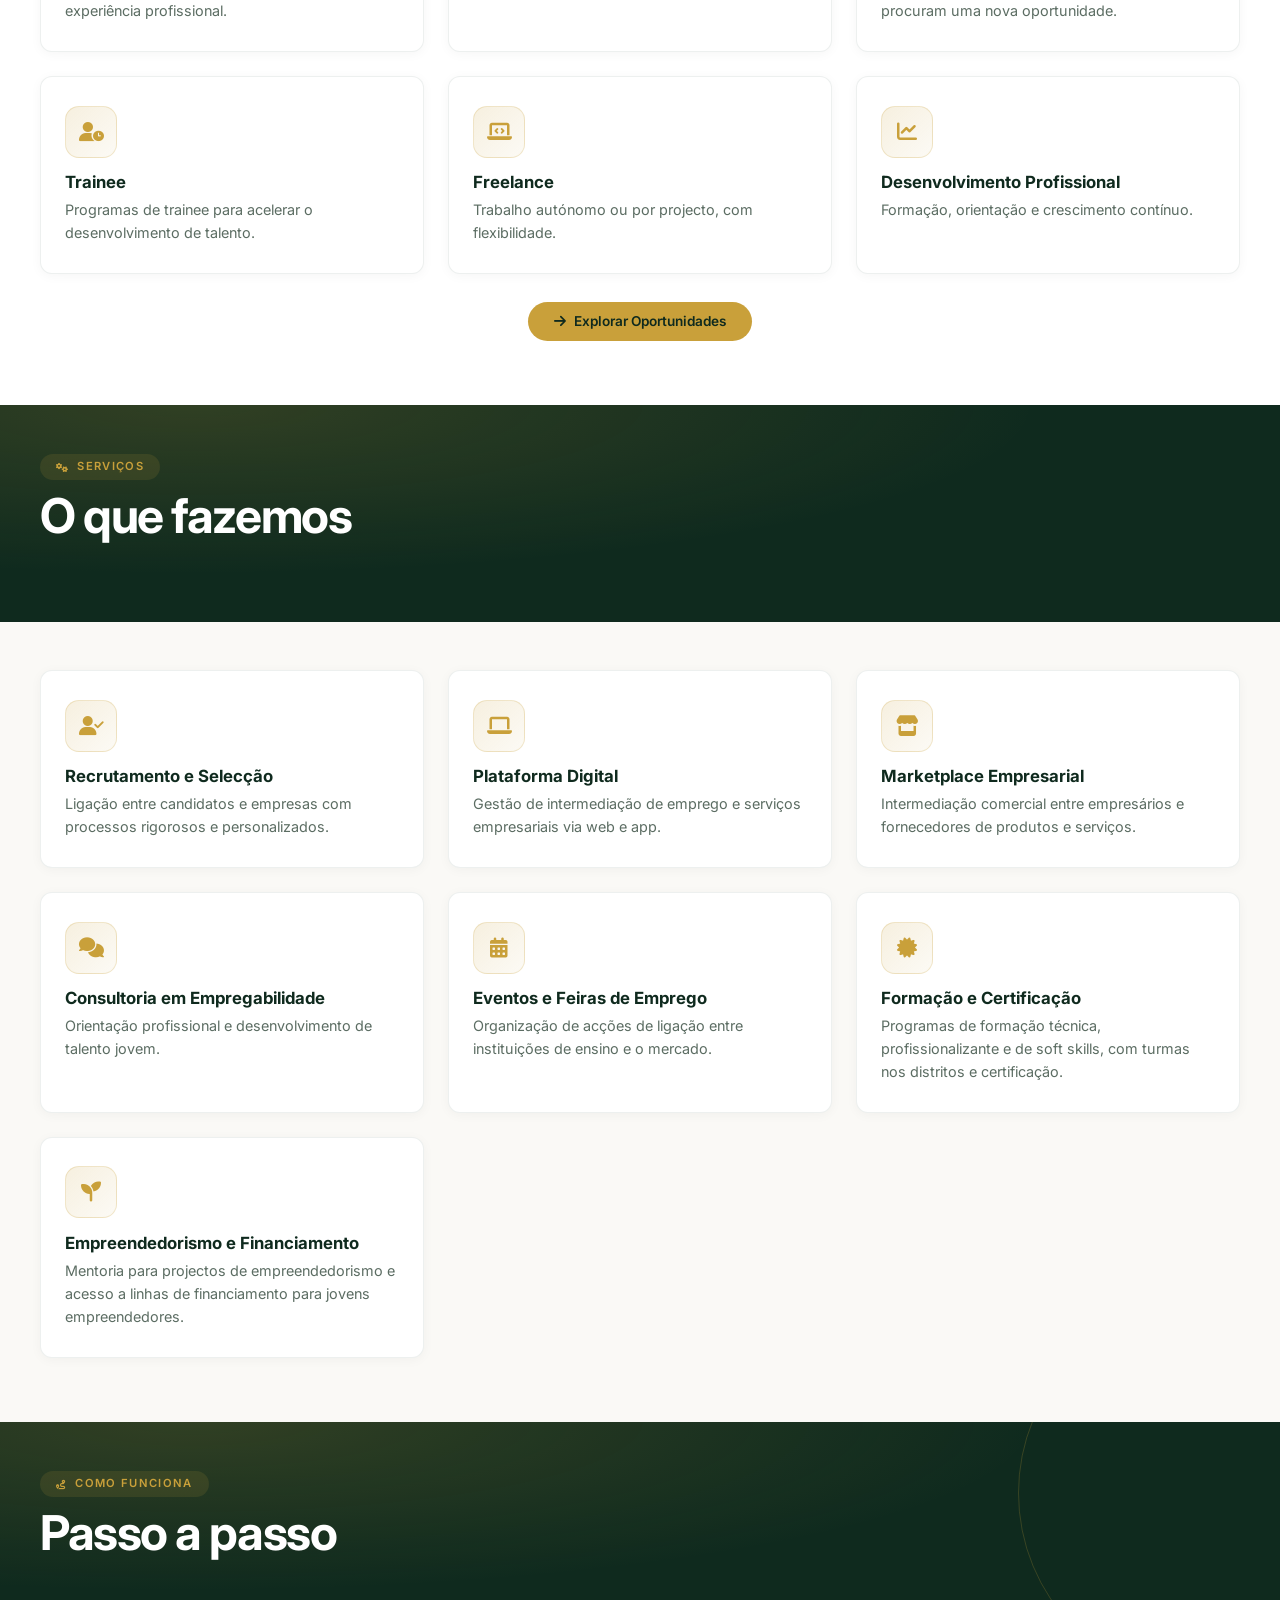
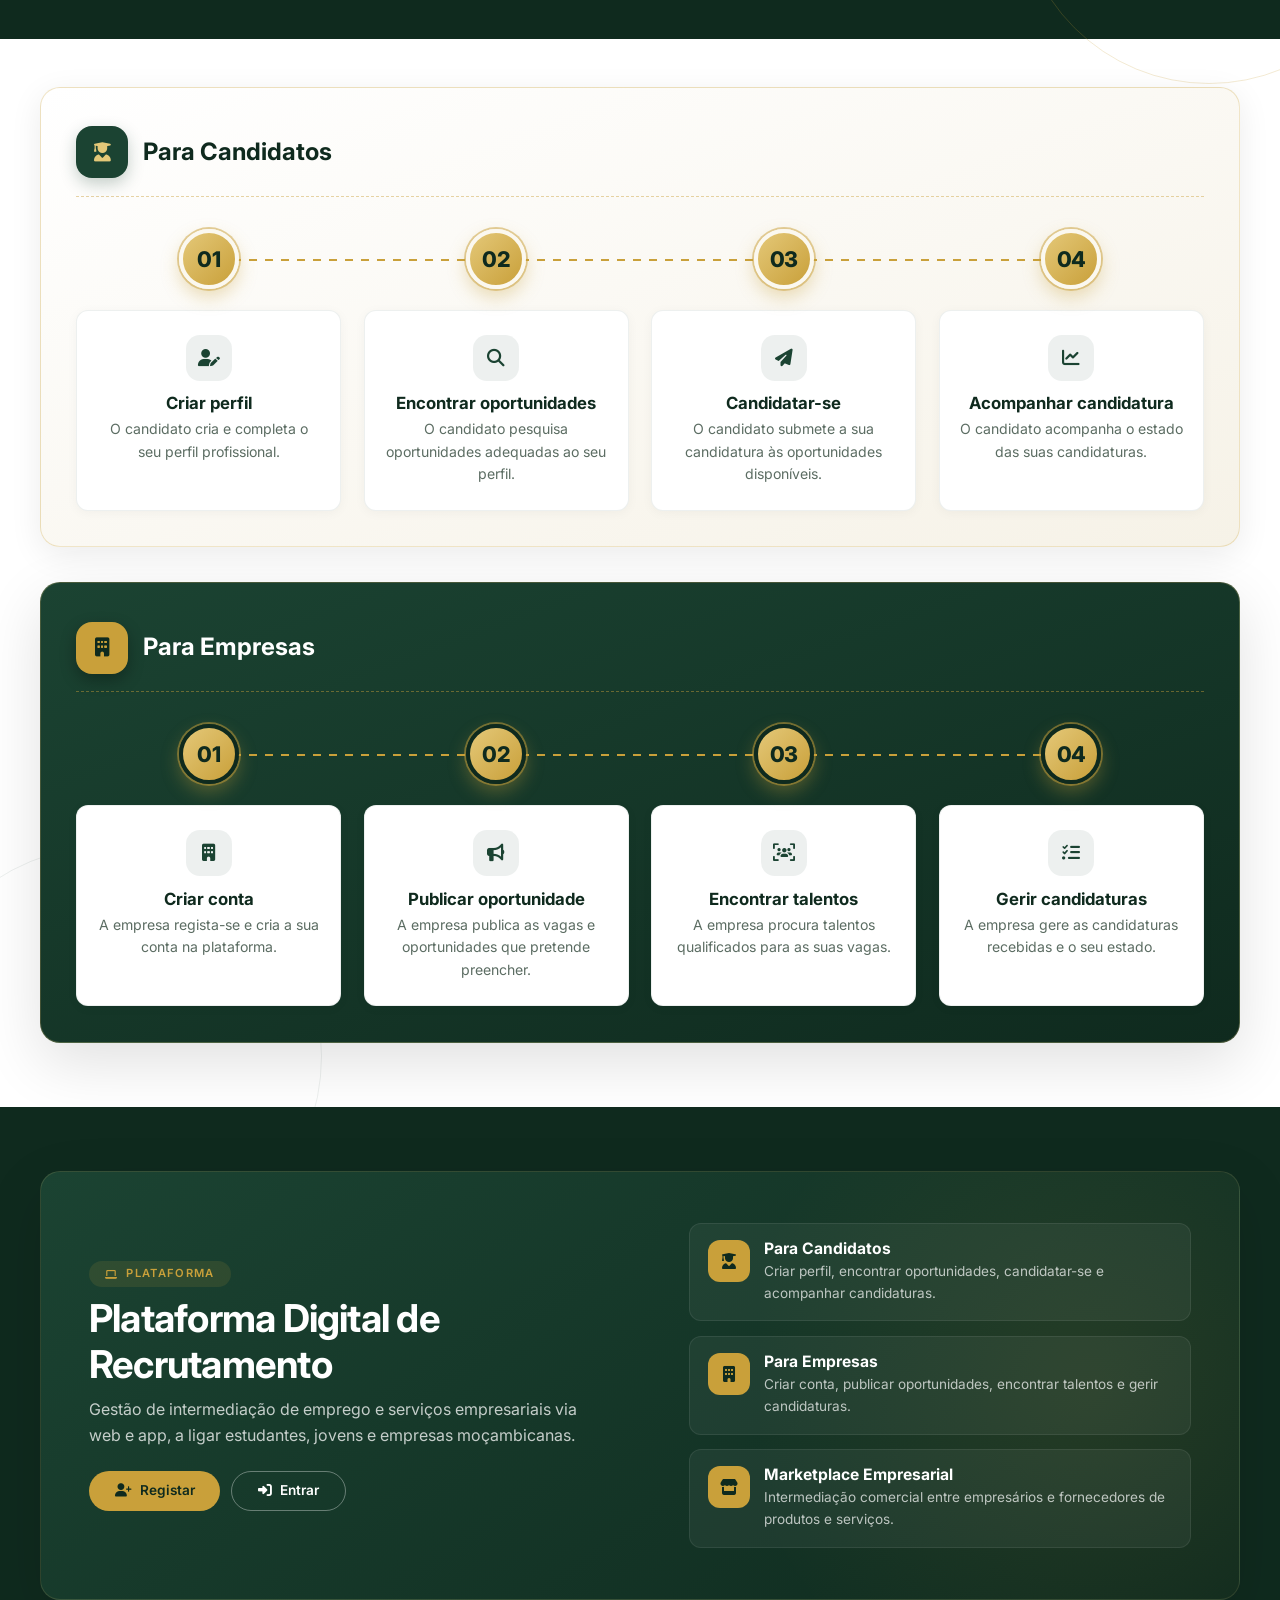
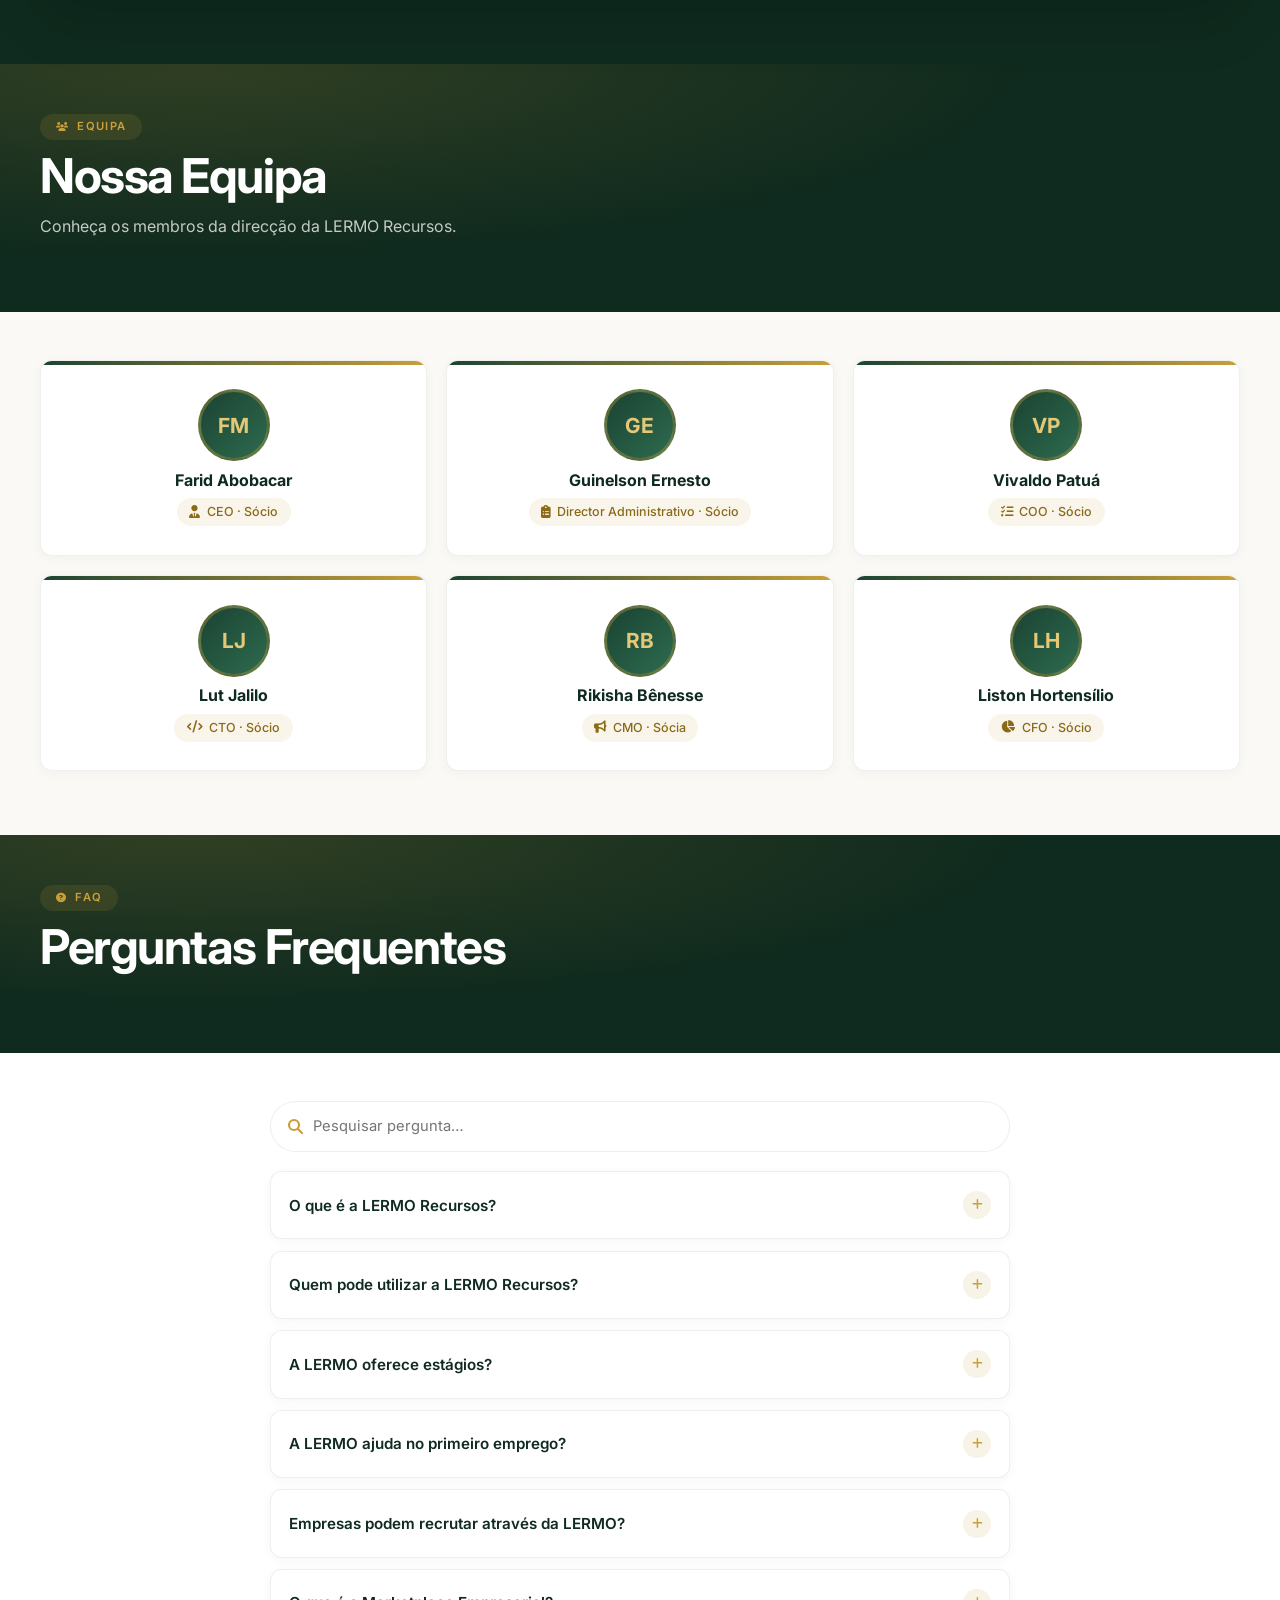
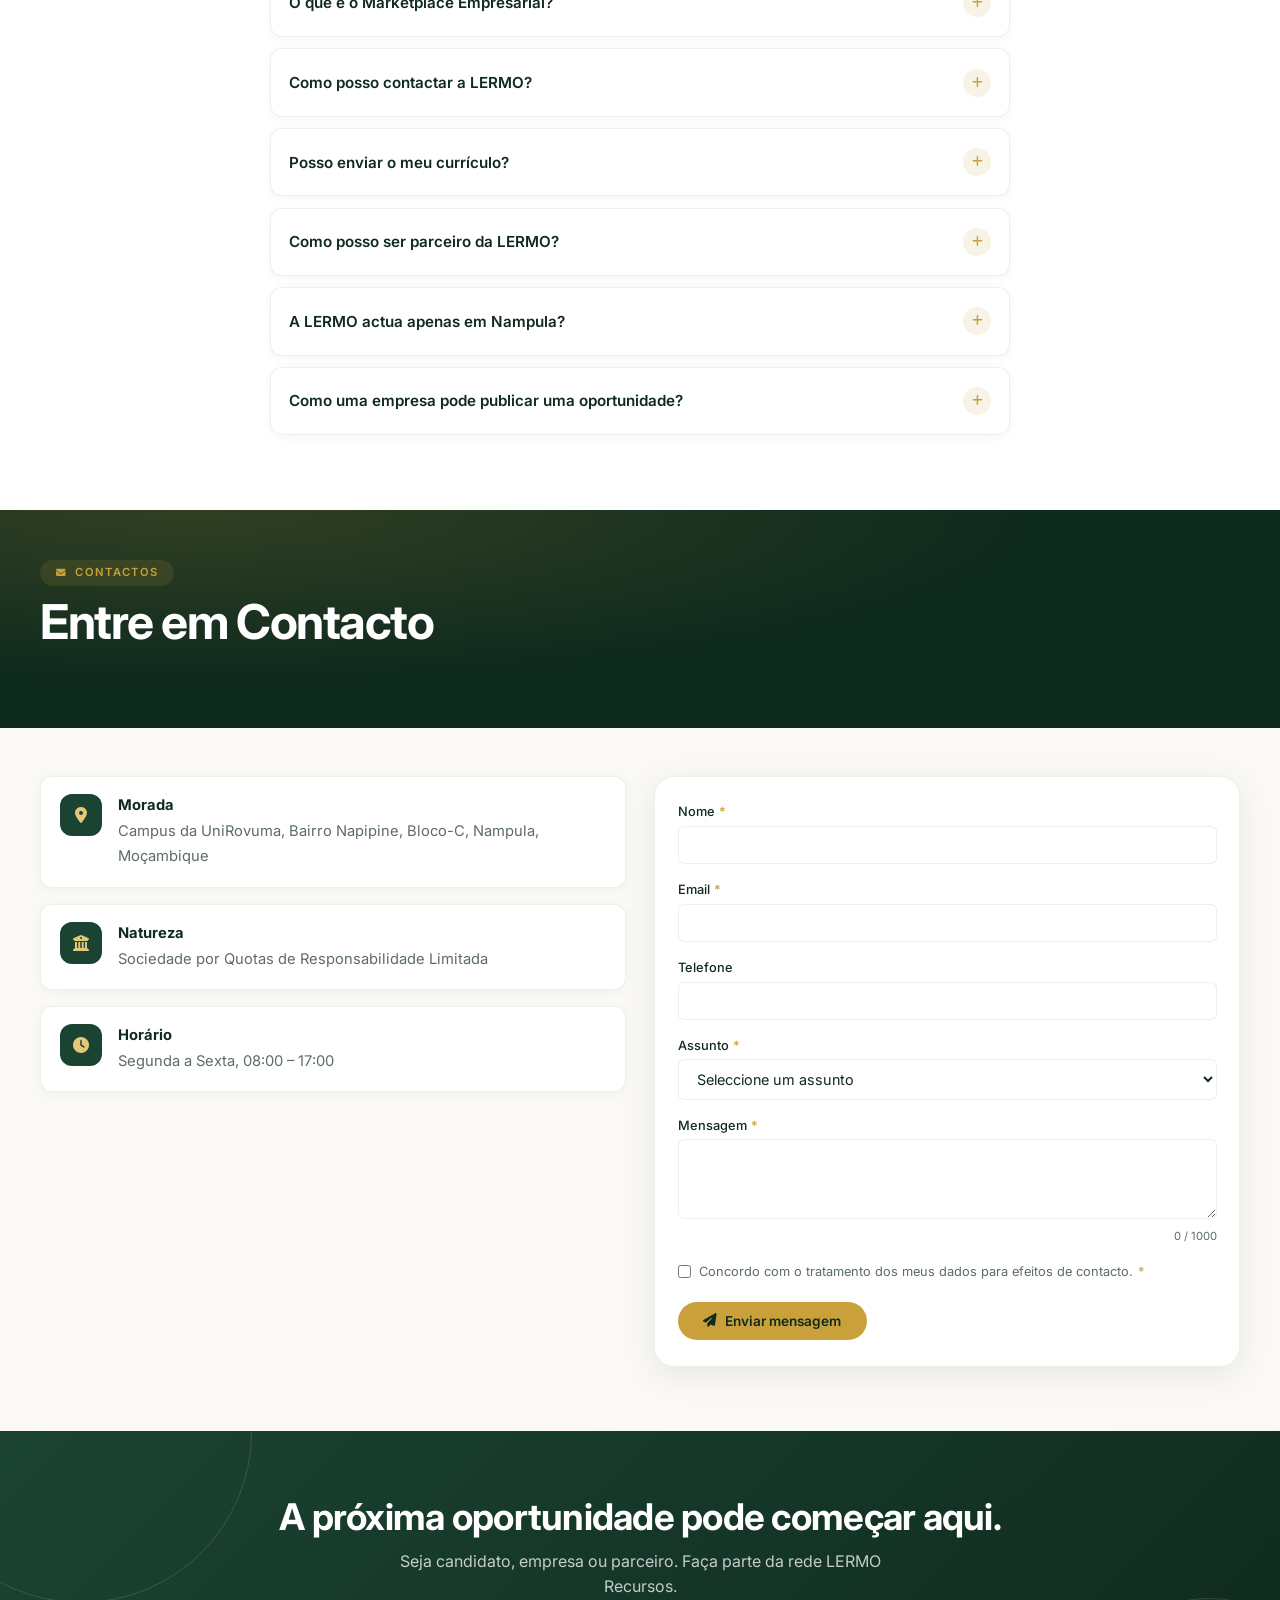
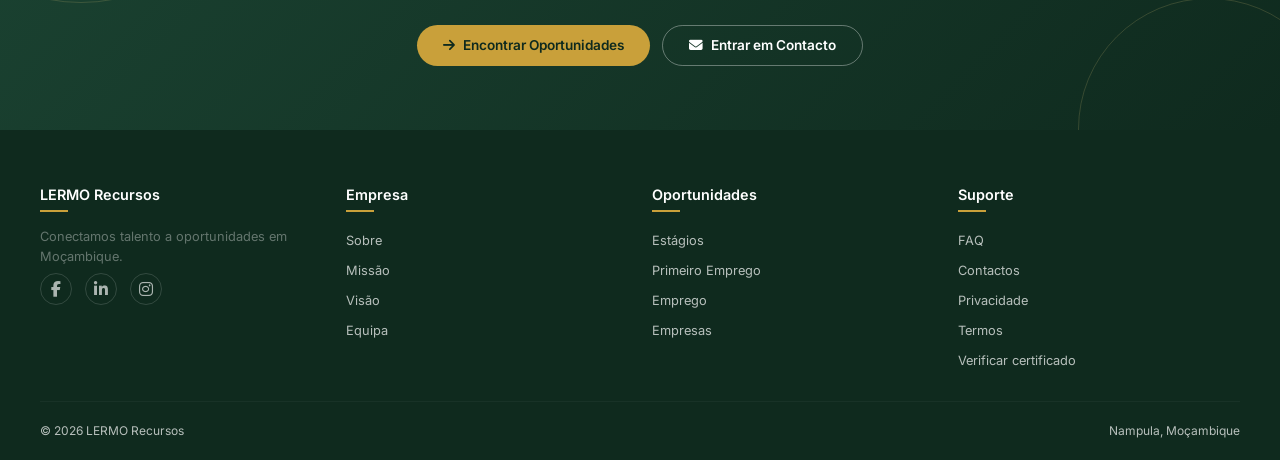
<file: login.html>
<!DOCTYPE html>
<html lang="pt-PT" xmlns:th="http://www.thymeleaf.org">
<head>
<meta charset="UTF-8" />
<meta name="viewport" content="width=device-width, initial-scale=1.0" />
<title data-i18n="redir.login.title">Entrar — LERMO Recursos</title>
<meta name="robots" content="noindex" />
<!-- Os formulários de acesso são painéis (modais) da página inicial. Esta rota apenas abre o painel certo. -->
<script>
(function(){
  var base = location.protocol === 'file:' ? 'index.html' : '/';
  var qs = location.search || '';
  location.replace(base + qs + '#entrar');
})();
</script>
<noscript><meta http-equiv="refresh" content="0; url=index.html#entrar" /></noscript>
<link rel="stylesheet" href="css/pagina.css" th:href="@{/css/pagina.css}" />
<link rel="stylesheet" href="css/loader.css" th:href="@{/css/loader.css}" />
<script src="js/seguranca.js?v=4"></script>
</head>
<body>
<script src="js/loader.js" th:src="@{/js/loader.js}"></script>

<section class="hero"><div class="wrap">
  <a class="logo" href="index.html" th:href="@{/}">LERMO <em>Recursos</em></a>
  <h1 data-i18n-html="redir.login.h1">Entrar <em>na sua conta</em></h1>
  <p data-i18n="redir.login.p">A aceder à sua conta…</p>
</div></section>
<main><div class="wrap"><p data-i18n="redir.fallback">Se não for redireccionado automaticamente,</p><a href="index.html#entrar" data-i18n="redir.link">continue aqui</a></div></main>
<script src="js/i18n.js?v=4" th:src="@{/js/i18n.js}"></script>
</body>
</html>
</file>
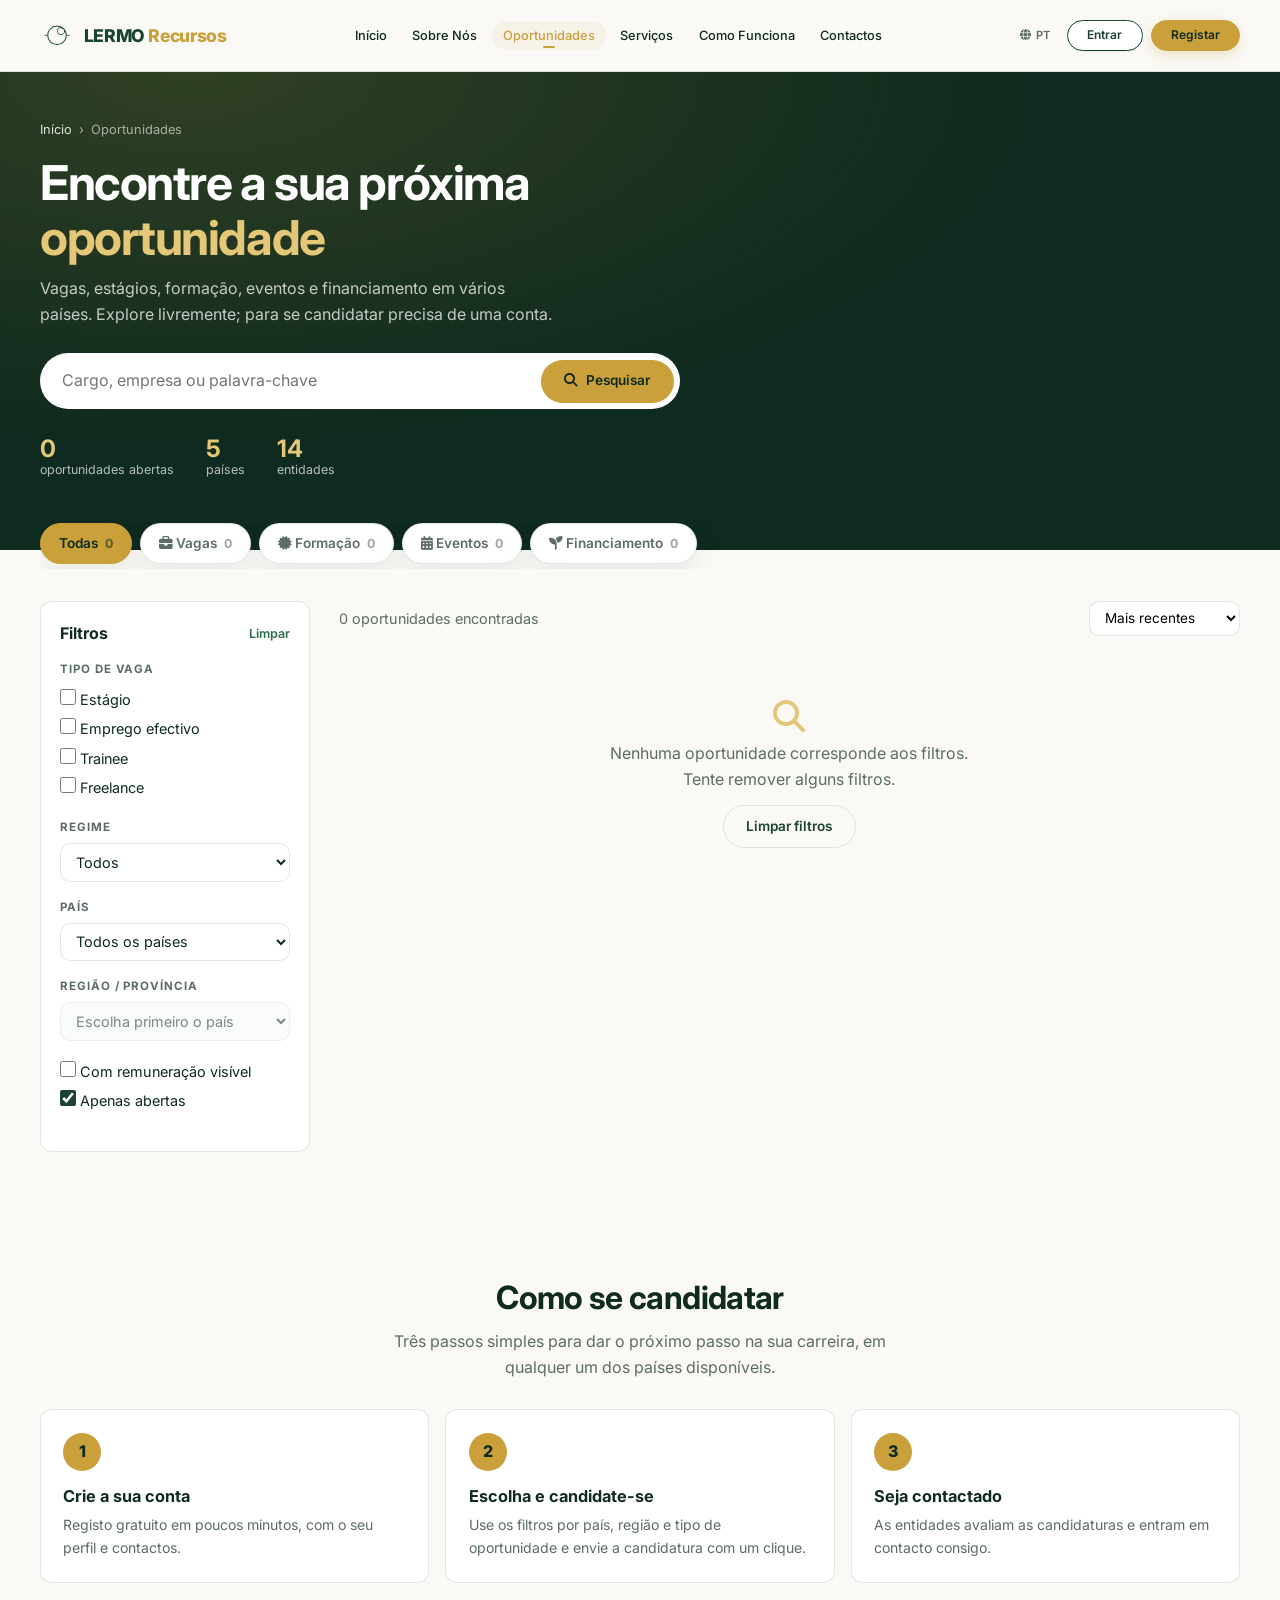
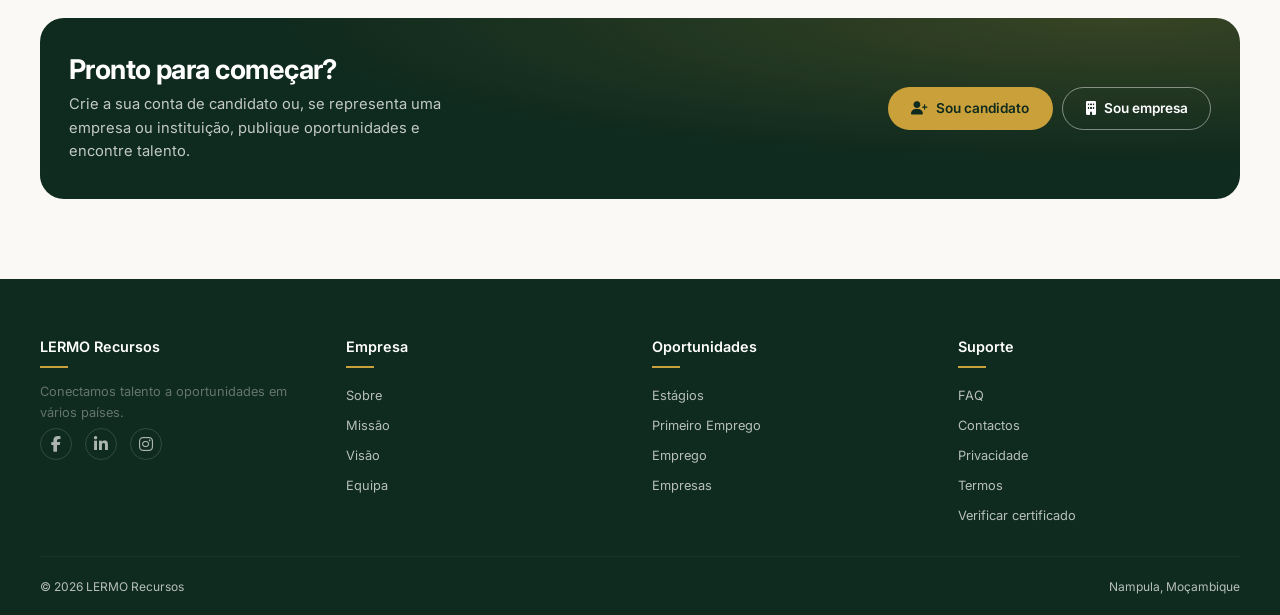
<file: oportunidades.html>
<!DOCTYPE html>
<html lang="pt-PT" xmlns:th="http://www.thymeleaf.org">
<head>
<meta charset="UTF-8" />
<meta name="viewport" content="width=device-width, initial-scale=1.0" />
<title data-i18n="op.list.title">Oportunidades — LERMO Recursos</title>
<meta name="description" content="Vagas, estágios, formação, eventos e financiamento em vários países. Filtre e candidate-se na LERMO Recursos." data-i18n-content="op.list.desc" />
<link rel="preconnect" href="https://fonts.googleapis.com" />
<link rel="preconnect" href="https://fonts.gstatic.com" crossorigin />
<link href="https://fonts.googleapis.com/css2?family=Inter:wght@400;500;600;700;800&display=swap" rel="stylesheet" />
<link rel="stylesheet" href="https://cdnjs.cloudflare.com/ajax/libs/font-awesome/6.5.0/css/all.min.css" />
<link rel="stylesheet" href="css/oportunidades.css?v=20261042" th:href="@{/css/oportunidades.css}" />
<link rel="stylesheet" href="css/loader.css" th:href="@{/css/loader.css}" />
<script src="js/seguranca.js?v=4"></script>
</head>
<body>
<script src="js/loader.js" th:src="@{/js/loader.js}"></script>

<header><div class="wrap">
  <a href="index.html" th:href="@{/}" class="logo" aria-label="LERMO Recursos — Início" data-i18n-aria="op.logoAria"><svg viewBox="0 0 300 300" fill="none" stroke="currentColor" stroke-linecap="round" aria-hidden="true"><circle cx="150" cy="144" r="82" stroke-width="9"/><line x1="42" y1="144" x2="58" y2="144" stroke-width="7"/><line x1="242" y1="144" x2="258" y2="144" stroke-width="7"/><g class="lermo-orbit"><circle cx="185" cy="106" r="32" stroke-width="7"/><circle cx="193" cy="82" r="5" fill="currentColor" stroke="none"/></g><circle cx="150" cy="144" r="2.6" fill="currentColor" stroke="none"/></svg><span class="lt">LERMO <span>Recursos</span></span></a>
  <nav class="links" aria-label="Navegação principal" data-i18n-aria="op.navAria"><a href="index.html" th:href="@{/}" data-i18n="nav.home">Início</a><a href="index.html#sobre" th:href="@{/#sobre}" data-i18n="nav.about">Sobre Nós</a><a href="oportunidades.html" th:href="@{/oportunidades}" class="on" data-i18n="nav.opportunities">Oportunidades</a><a href="index.html#servicos" th:href="@{/#servicos}" data-i18n="nav.services">Serviços</a><a href="index.html#comofunciona" th:href="@{/#comofunciona}" data-i18n="nav.how">Como Funciona</a><a href="index.html#contactos" th:href="@{/#contactos}" data-i18n="nav.contact">Contactos</a></nav>
  <div class="hact">
    <button class="lang-toggle" id="langToggle" type="button" aria-label="Alternar idioma" data-i18n-aria="op.langAria"><i class="fas fa-globe" aria-hidden="true"></i> <span id="langLabel">PT</span></button>
    <div id="authBtns">
      <a class="btn btn-o" data-auth="login" href="login.html" th:href="@{/login}" data-i18n="nav.login">Entrar</a>
      <a class="btn btn-g" data-auth="reg" href="registo.html?tipo=candidato" th:href="@{/registo(tipo='candidato')}" data-i18n="nav.register">Registar</a>
    </div>
  </div>
  <button class="hamb" id="hamb" type="button" aria-label="Abrir menu" data-i18n-aria="op.menuOpen" aria-expanded="false" aria-controls="mm"><i class="fas fa-bars"></i></button>
</div></header>
<div class="mm" id="mm" role="dialog" aria-modal="true" aria-label="Menu" data-i18n-aria="op.mobileNavAria">
  <div class="tb"><a href="index.html" th:href="@{/}" class="logo"><svg viewBox="0 0 300 300" fill="none" stroke="currentColor" stroke-linecap="round" aria-hidden="true"><circle cx="150" cy="144" r="82" stroke-width="9"/><line x1="42" y1="144" x2="58" y2="144" stroke-width="7"/><line x1="242" y1="144" x2="258" y2="144" stroke-width="7"/><g class="lermo-orbit"><circle cx="185" cy="106" r="32" stroke-width="7"/><circle cx="193" cy="82" r="5" fill="currentColor" stroke="none"/></g><circle cx="150" cy="144" r="2.6" fill="currentColor" stroke="none"/></svg><span class="lt">LERMO <span>Recursos</span></span></a><button class="cl" id="mmClose" type="button" aria-label="Fechar menu" data-i18n-aria="op.menuClose"><i class="fas fa-xmark"></i></button></div>
  <nav aria-label="Menu mobile" data-i18n-aria="op.mobileNavAria"><a href="index.html" th:href="@{/}"><i class="fas fa-home"></i> <span data-i18n="nav.home">Início</span></a><a href="index.html#sobre" th:href="@{/#sobre}"><i class="fas fa-info-circle"></i> <span data-i18n="nav.about">Sobre Nós</span></a><a href="oportunidades.html" th:href="@{/oportunidades}" class="on"><i class="fas fa-briefcase"></i> <span data-i18n="nav.opportunities">Oportunidades</span></a><a href="index.html#servicos" th:href="@{/#servicos}"><i class="fas fa-cogs"></i> <span data-i18n="nav.services">Serviços</span></a><a href="index.html#comofunciona" th:href="@{/#comofunciona}"><i class="fas fa-route"></i> <span data-i18n="nav.how">Como Funciona</span></a><a href="index.html#contactos" th:href="@{/#contactos}"><i class="fas fa-envelope"></i> <span data-i18n="nav.contact">Contactos</span></a></nav>
  <div class="ba" id="mmAuth">
    <a class="btn btn-o" href="login.html" th:href="@{/login}"><i class="fas fa-right-to-bracket"></i> <span data-i18n="nav.login">Entrar</span></a>
    <a class="btn btn-g" href="registo.html?tipo=candidato" th:href="@{/registo(tipo='candidato')}"><i class="fas fa-user-plus"></i> <span data-i18n="nav.register">Registar</span></a>
  </div>
  <div class="lang-row" role="group" aria-label="Idioma" data-i18n-aria="op.langAria">
    <button type="button" class="active" data-lang="pt">PT</button>
    <button type="button" data-lang="en">EN</button>
  </div>
</div>

<section class="hero"><div class="wrap">
  <nav class="crumb" aria-label="Localização" data-i18n-aria="op.crumbAria"><a href="index.html" th:href="@{/}" data-i18n="nav.home">Início</a><span aria-hidden="true">›</span><span data-i18n="nav.opportunities">Oportunidades</span></nav>
  <h1 data-i18n-html="op.list.h1">Encontre a sua próxima <em>oportunidade</em></h1>
  <p data-i18n="op.list.lead">Vagas, estágios, formação, eventos e financiamento em vários países. Explore livremente; para se candidatar precisa de uma conta.</p>
  <form class="search" id="sf" role="search"><input id="q" type="search" placeholder="Cargo, empresa ou palavra-chave" data-i18n-ph="op.search.ph" aria-label="Pesquisar" data-i18n-aria="op.search.btn" /><button class="btn btn-g" type="submit"><i class="fas fa-magnifying-glass"></i> <span data-i18n="op.search.btn">Pesquisar</span></button></form>
  <div class="stats" id="stats" aria-label="Resumo" data-i18n-aria="op.stats.aria"></div>
</div></section>

<div class="wrap">
  <div class="tabs" id="tabs" role="tablist" aria-label="Categorias" data-i18n-aria="op.tabs.aria"></div>
  <div class="layout">
    <aside class="f" id="filters">
      <h2><span data-i18n="op.filters">Filtros</span> <button type="button" id="clear" data-i18n="op.clear">Limpar</button></h2>
      <div class="fg"><span class="lb" data-i18n="op.f.tipo">Tipo de vaga</span><div id="fTipo"></div></div>
      <div class="fg"><label for="fReg" data-i18n="op.f.reg">Regime</label><select id="fReg"><option value="" data-i18n="op.f.all">Todos</option><option value="presencial" data-i18n="op.reg.presencial">Presencial</option><option value="hibrido" data-i18n="op.reg.hibrido">Híbrido</option><option value="remoto" data-i18n="op.reg.remoto">Remoto</option></select></div>
      <div class="fg"><label for="fPais" data-i18n="op.f.country">País</label><select id="fPais"><option value="" data-i18n="op.f.allCountries">Todos os países</option></select></div>
        <div class="fg"><label for="fProv" data-i18n="op.f.region">Região / Província</label><select id="fProv"><option value="" data-i18n="op.f.regionAll">Todas</option></select></div>
      <div class="fg"><label class="chk"><input type="checkbox" id="fSal" /> <span data-i18n="op.f.salary">Com remuneração visível</span></label><label class="chk"><input type="checkbox" id="fOpen" checked /> <span data-i18n="op.f.onlyOpen">Apenas abertas</span></label></div>
      <button class="btn btn-g mres" id="mres" type="button" data-i18n="op.f.results">Ver resultados</button>
    </aside>
    <main>
      <div class="bar">
        <p id="count" role="status" aria-live="polite"></p>
        <div style="display:flex;gap:.5rem;align-items:center">
          <button class="btn btn-l mf" id="mf" type="button"><i class="fas fa-sliders"></i> <span data-i18n="op.filters">Filtros</span></button>
          <select id="sort" aria-label="Ordenar" data-i18n-aria="op.sort.aria"><option value="new" data-i18n="op.sort.new">Mais recentes</option><option value="close" data-i18n="op.sort.close">Prazo a terminar</option></select>
        </div>
      </div>
      <div class="chips" id="chips" aria-label="Filtros activos" data-i18n-aria="op.chips.aria"></div>
      <noscript><p class="empty">Active o JavaScript para ver as oportunidades. / Turn on JavaScript to see the opportunities.</p></noscript>
      <div class="grid" id="grid"></div>
      <div class="more" id="more"></div>
    </main>
  </div>
</div>

<section class="how" aria-labelledby="howT"><div class="wrap">
  <h2 id="howT" data-i18n="op.how.title">Como se candidatar</h2>
  <p class="sub" data-i18n="op.how.sub">Três passos simples para dar o próximo passo na sua carreira, em qualquer um dos países disponíveis.</p>
  <div class="steps">
    <div class="step"><div class="n">1</div><h3 data-i18n="op.how.s1t">Crie a sua conta</h3><p data-i18n="op.how.s1d">Registo gratuito em poucos minutos, com o seu perfil e contactos.</p></div>
    <div class="step"><div class="n">2</div><h3 data-i18n="op.how.s2t">Escolha e candidate-se</h3><p data-i18n="op.how.s2d">Use os filtros por país, região e tipo de oportunidade e envie a candidatura com um clique.</p></div>
    <div class="step"><div class="n">3</div><h3 data-i18n="op.how.s3t">Seja contactado</h3><p data-i18n="op.how.s3d">As entidades avaliam as candidaturas e entram em contacto consigo.</p></div>
  </div>
  <div class="cta">
    <div><h2 data-i18n="op.cta.title">Pronto para começar?</h2><p data-i18n="op.cta.desc">Crie a sua conta de candidato ou, se representa uma empresa ou instituição, publique oportunidades e encontre talento.</p></div>
    <div class="btns">
      <a class="btn btn-g" href="registo.html?tipo=candidato" th:href="@{/registo(tipo='candidato')}"><i class="fas fa-user-plus"></i> <span data-i18n="op.cta.cand">Sou candidato</span></a>
      <a class="btn btn-o" href="registo.html?tipo=empresa" th:href="@{/registo(tipo='empresa')}"><i class="fas fa-building"></i> <span data-i18n="op.cta.emp">Sou empresa</span></a>
    </div>
  </div>
</div></section>

<footer>
    <div class="container">
      <div class="grid-4">
        <div>
          <h4>LERMO Recursos</h4>
          <p style="font-size:0.8rem; opacity:0.5;" data-i18n="op.footerDesc">Conectamos talento a oportunidades em vários países.</p>
          <div class="socials">
            <a href="#" aria-label="Facebook" rel="noopener"><i class="fab fa-facebook-f"></i></a>
            <a href="#" aria-label="LinkedIn"><i class="fab fa-linkedin-in"></i></a>
            <a href="#" aria-label="Instagram"><i class="fab fa-instagram"></i></a>
          </div>
        </div>
        <div><h4 data-i18n="footer.company">Empresa</h4><ul><li><a href="index.html#sobre" th:href="@{/#sobre}" data-i18n="footer.about">Sobre</a></li><li><a href="index.html#sobre" th:href="@{/#sobre}" data-i18n="footer.mission">Missão</a></li><li><a href="index.html#sobre" th:href="@{/#sobre}" data-i18n="footer.vision">Visão</a></li><li><a href="index.html#equipa" th:href="@{/#equipa}" data-i18n="footer.team">Equipa</a></li></ul></div>
        <div><h4 data-i18n="footer.opportunities">Oportunidades</h4><ul><li><a href="oportunidades.html?tipo=estagio" data-i18n="footer.internships">Estágios</a></li><li><a href="oportunidades.html?cat=vaga" data-i18n="footer.firstjob">Primeiro Emprego</a></li><li><a href="oportunidades.html?tipo=emprego_efectivo" data-i18n="footer.jobs">Emprego</a></li><li><a href="registo.html?tipo=empresa" th:href="@{/registo(tipo='empresa')}" data-i18n="footer.companies">Empresas</a></li></ul></div>
        <div><h4 data-i18n="footer.support">Suporte</h4><ul><li><a href="index.html#faq" th:href="@{/#faq}" data-i18n="footer.faq">FAQ</a></li><li><a href="index.html#contactos" th:href="@{/#contactos}" data-i18n="footer.contact">Contactos</a></li><li><a href="legal.html#privacidade" th:href="@{/legal#privacidade}" data-i18n="footer.privacy">Privacidade</a></li><li><a href="legal.html#termos" th:href="@{/legal#termos}" data-i18n="footer.terms">Termos</a></li><li><a href="verificar.html" th:href="@{/verificar}" data-i18n="footer.verify">Verificar certificado</a></li></ul></div>
      </div>
      <div class="footer-bottom">
        <span>© 2026 LERMO Recursos</span>
        <span data-i18n="op.footerCity">Nampula, Moçambique</span>
      </div>
    </div>
  </footer>

<button id="backToTop" type="button" aria-label="Voltar ao topo" data-i18n-aria="op.top"><i class="fas fa-arrow-up"></i></button>
<div class="toast" id="toast" role="status"></div>

<!-- ===== AVISO: ENTRAR OU CRIAR CONTA (candidatura) ===== -->
  <div class="lm-modal" id="gateModal" role="dialog" aria-modal="true" aria-labelledby="gateTitle" aria-hidden="true">
    <div class="lm-box lm-gate">
      <button type="button" class="lm-close" id="gateClose" aria-label="Fechar" data-i18n-aria="op.close"><i class="fas fa-xmark" aria-hidden="true"></i></button>
      <div class="gate-ic" aria-hidden="true"><i class="fas fa-lock"></i></div>
      <h2 id="gateTitle" data-i18n="op.gate.titleApply">Entre para se candidatar</h2>
      <p class="lm-sub" id="gateTxt" data-i18n="op.gate.txtApply">Para se candidatar precisa de uma conta. Entre na sua conta ou crie uma gratuitamente.</p>
      <div class="lm-scroll">
        <button type="button" class="lm-submit" data-gate="login"><span data-i18n="nav.login">Entrar</span><span class="go" aria-hidden="true"><i class="fas fa-arrow-right"></i></span></button>
        <button type="button" class="gate-alt" data-gate="reg"><i class="fas fa-user-plus" aria-hidden="true"></i> <span data-i18n="op.gate.reg">Criar conta</span></button>
      </div>
    </div>
  </div>

  <!-- ===== LOGIN (painel sobreposto) ===== -->
  <div class="lm-modal" id="loginModal" role="dialog" aria-modal="true" aria-labelledby="loginTitle" aria-hidden="true">
    <div class="lm-box">
      <button type="button" class="lm-close" id="loginClose" aria-label="Fechar" data-i18n-aria="op.close"><i class="fas fa-xmark" aria-hidden="true"></i></button>
      <h2 id="loginTitle" data-i18n="login.title">Entrar</h2>
      <p class="lm-sub" data-i18n="login.sub">Aceda à sua conta LERMO Recursos.</p>
      <div class="lm-scroll">

      <!-- Spring: th:if="${param.error}" mostra o erro de autenticação -->
      <!-- Após registo: o servidor redirecciona para /?registo=ok e mostra esta mensagem -->
      <div class="lm-alert ok" id="loginOk" role="status" th:classappend="${param.registo} ? 'show'">
        <i class="fas fa-circle-check" aria-hidden="true"></i><span data-i18n="login.registered">Conta criada com sucesso! Entre com as suas credenciais.</span>
      </div>
      <div class="lm-alert ok" id="loginPwOk" role="status">
        <i class="fas fa-circle-check" aria-hidden="true"></i><span data-i18n="login.pwChanged">Senha alterada com sucesso! Entre com a nova senha.</span>
      </div>
      <div class="lm-alert" id="loginAlert" role="alert" th:classappend="${param.error} ? 'show'">
        <i class="fas fa-circle-exclamation" aria-hidden="true"></i><span data-i18n="login.error">Email ou senha incorrectos.</span>
      </div>

      <!-- Spring Security form-login: POST /login com username (email) e password; CSRF automático com th:action -->
      <form id="loginForm" method="post" action="/login" th:action="@{/login}" novalidate>
        <div class="lm-field">
          <input type="email" id="loginEmail" name="username" placeholder=" " autocomplete="username" inputmode="email" required aria-describedby="loginEmailErr" />
          <label for="loginEmail" data-i18n="login.email">Email</label>
          <span class="lm-lead" aria-hidden="true"><i class="fas fa-envelope"></i></span>
          <div class="lm-err" id="loginEmailErr" data-i18n="login.emailErr">Introduza um email válido.</div>
        </div>

        <div class="lm-field">
          <input type="password" id="loginPass" name="password" class="has-toggle" placeholder=" " autocomplete="current-password" required aria-describedby="loginPassErr" />
          <label for="loginPass" data-i18n="login.password">Senha</label>
          <span class="lm-lead" aria-hidden="true"><i class="fas fa-lock"></i></span>
          <button type="button" class="lm-toggle" id="loginToggle" aria-label="Mostrar senha" data-i18n-aria="login.show" aria-pressed="false"><i class="fas fa-eye" aria-hidden="true"></i></button>
          <div class="lm-err" id="loginPassErr" data-i18n="login.passErr">Introduza a sua senha.</div>
        </div>

        <div class="lm-row">
          <label class="lm-check"><input type="checkbox" name="remember-me" /> <span data-i18n="login.remember">Manter sessão iniciada</span></label>
          <a href="recuperar-senha.html" th:href="@{/recuperar-senha}" class="lm-link" data-i18n="login.forgot">Esqueceu a senha?</a>
        </div>

        <button type="submit" class="lm-submit" id="loginSubmit"><span data-i18n="login.submit">Entrar</span><span class="go" aria-hidden="true"><i class="fas fa-arrow-right"></i></span></button>
      </form>

      <p class="lm-switch"><span data-i18n="login.noAccount">Ainda não tem conta?</span> <a href="registo.html" th:href="@{/registo}" class="lm-link" data-i18n="login.register">Registar</a></p>
      </div>
    </div>
  </div>

  <!-- ===== REGISTO (painel sobreposto) ===== -->
  <div class="lm-modal" id="regModal" role="dialog" aria-modal="true" aria-labelledby="regTitle" aria-hidden="true">
    <div class="lm-box lm-wide">
      <button type="button" class="lm-close" id="regClose" aria-label="Fechar" data-i18n-aria="op.close"><i class="fas fa-xmark" aria-hidden="true"></i></button>
      <h2 id="regTitle" data-i18n="reg.title">Criar conta</h2>
      <p class="lm-sub" data-i18n="reg.sub">Junte-se à LERMO Recursos em poucos passos.</p>
      <div class="lm-scroll">

      <!-- Spring: th:if mostra erros devolvidos pelo controlador -->
      <div class="lm-alert" id="regAlert" role="alert" th:classappend="${param.regError} ? 'show'">
        <i class="fas fa-circle-exclamation" aria-hidden="true"></i><span data-i18n="reg.error">Não foi possível criar a conta. Verifique os dados e tente novamente.</span>
      </div>

      <!-- Spring MVC: POST /registo (CSRF automático com th:action). Os "name" correspondem às colunas de utilizadores/empresas. -->
      <form id="regForm" method="post" action="/registo" th:action="@{/registo}" novalidate>
        <div class="lm-seg" role="radiogroup" aria-label="Tipo de conta" data-i18n-aria="reg.accountType">
          <input type="radio" name="tipo" id="regTipoCand" value="candidato" checked />
          <label for="regTipoCand"><i class="fas fa-user-graduate" aria-hidden="true"></i> <span data-i18n="reg.candidate">Candidato</span></label>
          <input type="radio" name="tipo" id="regTipoEmp" value="empresa" />
          <label for="regTipoEmp"><i class="fas fa-building" aria-hidden="true"></i> <span data-i18n="reg.company">Empresa</span></label>
        </div>

        <div class="lm-grid2">
          <div class="lm-field" id="regNomeField">
            <input type="text" id="regNome" name="nomeCompleto" placeholder=" " autocomplete="name" maxlength="150" required aria-describedby="regNomeErr" />
            <label for="regNome" id="regNomeLabel" data-i18n="reg.name">Nome completo</label>
            <span class="lm-lead" aria-hidden="true"><i class="fas fa-user"></i></span>
            <div class="lm-err" id="regNomeErr" data-i18n="reg.nameErr">Introduza o seu nome completo.</div>
          </div>
          <div class="lm-field">
            <input type="email" id="regEmail" name="email" placeholder=" " autocomplete="email" inputmode="email" maxlength="255" required aria-describedby="regEmailErr" />
            <label for="regEmail" data-i18n="reg.email">Email</label>
            <span class="lm-lead" aria-hidden="true"><i class="fas fa-envelope"></i></span>
            <div class="lm-err" id="regEmailErr" data-i18n="reg.emailErr">Introduza um email válido.</div>
          </div>
        </div>

        <div class="lm-company" id="regCompany">
            <div class="lm-field">
              <input type="text" id="regEmpresa" name="nomeEmpresa" placeholder=" " autocomplete="organization" maxlength="200" aria-describedby="regEmpresaErr" />
              <label for="regEmpresa" data-i18n="reg.companyName">Nome da empresa</label>
              <span class="lm-lead" aria-hidden="true"><i class="fas fa-building"></i></span>
              <div class="lm-err" id="regEmpresaErr" data-i18n="reg.companyErr">Introduza o nome da empresa.</div>
            </div>
        </div>

        <!-- País (pais_id ISO) + indicativo (paises.codigo_telefone) + número; o servidor recebe telefone completo (ex.: +258841234567) -->
        <div class="lm-phone">
          <div class="lm-cc-wrap">
            <button type="button" class="lm-cc" id="regCcBtn" aria-haspopup="listbox" aria-expanded="false" aria-controls="regCcList" aria-label="País e indicativo" data-i18n-aria="reg.ccAria"><span class="lm-flag-slot"></span><span class="lm-dial"></span><i class="fas fa-chevron-down lm-caret" aria-hidden="true"></i></button>
            <ul class="lm-cc-list" id="regCcList" role="listbox" aria-label="País e indicativo" data-i18n-aria="reg.ccAria"></ul>
            <input type="hidden" id="regCc" name="paisId" value="MZ" />
          </div>
          <div class="lm-field">
            <input type="tel" id="regTel" name="telefoneNacional" placeholder=" " autocomplete="tel-national" inputmode="tel" maxlength="16" required aria-describedby="regTelErr" />
            <label for="regTel" data-i18n="reg.phone">Telefone</label>
            <span class="lm-lead" aria-hidden="true"><i class="fas fa-phone"></i></span>
            <div class="lm-err" id="regTelErr" data-i18n="reg.phoneErr">Introduza um número válido (6 a 12 dígitos).</div>
          </div>
        </div>
        <input type="hidden" id="regTelFull" name="telefone" />

        <div class="lm-company" id="regFiscalBlock">
            <!-- País = Moçambique → NUIT (9 dígitos); outro país → identificação fiscal estrangeira (Tax ID / VAT) -->
            <div class="lm-field">
              <input type="text" id="regFiscal" name="identificacaoFiscal" placeholder=" " maxlength="20" aria-describedby="regFiscalErr" />
              <label for="regFiscal" id="regFiscalLabel" data-i18n="reg.nuit">NUIT</label>
              <span class="lm-lead" aria-hidden="true"><i class="fas fa-id-card"></i></span>
              <div class="lm-err" id="regFiscalErr" data-i18n="reg.nuitErr">O NUIT deve ter 9 dígitos.</div>
              <input type="hidden" id="regTipoId" name="tipoIdentificacao" value="NUIT" />
            </div>
        </div>

        <div class="lm-field">
          <input type="password" id="regPass" name="password" class="has-toggle" placeholder=" " autocomplete="new-password" minlength="8" required aria-describedby="regPassErr regPassHint" />
          <label for="regPass" data-i18n="reg.password">Senha</label>
          <span class="lm-lead" aria-hidden="true"><i class="fas fa-lock"></i></span>
          <button type="button" class="lm-toggle" id="regToggle" aria-label="Mostrar senha" data-i18n-aria="login.show" aria-pressed="false"><i class="fas fa-eye" aria-hidden="true"></i></button>
          <div class="lm-meter" aria-hidden="true"><i id="regMeterBar"></i></div>
          <div class="lm-meter-txt" id="regPassHint" aria-live="polite"></div>
          <div class="lm-err" id="regPassErr" data-i18n="reg.passErr">A senha deve ter pelo menos 8 caracteres, com letras e números.</div>
        </div>

        <div class="lm-terms" id="regTermsWrap">
          <label class="lm-check"><input type="checkbox" id="regTerms" name="aceitaTermos" required /> <span data-i18n-html="reg.termsHtml">Li e aceito os <a href="legal.html#termos" th:href="@{/legal#termos}" target="_blank" rel="noopener">Termos de Utilização</a> e a <a href="legal.html#privacidade" th:href="@{/legal#privacidade}" target="_blank" rel="noopener">Política de Privacidade</a>.</span></label>
          <div class="lm-err" data-i18n="reg.termsErr">Precisa de aceitar os termos para continuar.</div>
        </div>

        <button type="submit" class="lm-submit" id="regSubmit"><span data-i18n="reg.submit">Criar conta</span><span class="go" aria-hidden="true"><i class="fas fa-arrow-right"></i></span></button>
      </form>

      <p class="lm-switch"><span data-i18n="reg.haveAccount">Já tem conta?</span> <a href="login.html" th:href="@{/login}" class="lm-link" data-i18n="reg.login">Entrar</a></p>
      </div>
    </div>
  </div>

  <div class="lm-modal" id="fpModal" role="dialog" aria-modal="true" aria-labelledby="fpTitle" aria-hidden="true">
    <div class="lm-box">
      <button type="button" class="lm-close" id="fpClose" aria-label="Fechar" data-i18n-aria="op.close"><i class="fas fa-xmark" aria-hidden="true"></i></button>
      <h2 id="fpTitle" data-i18n="fp.title">Recuperar senha</h2>
      <p class="lm-sub" data-i18n="fp.sub">Introduza o email da sua conta e enviamos um link para definir uma nova senha.</p>
      <div class="lm-scroll">
      <div class="lm-alert ok" id="fpSent" role="status">
        <i class="fas fa-circle-check" aria-hidden="true"></i><span data-i18n="fp.sent">Se existir uma conta com este email, enviámos um link para definir uma nova senha.</span>
      </div>
      <form id="fpForm" method="post" action="/recuperar-senha" th:action="@{/recuperar-senha}" novalidate>
        <div class="lm-field">
          <input type="email" id="fpEmail" name="email" placeholder=" " autocomplete="email" inputmode="email" maxlength="255" required aria-describedby="fpEmailErr" />
          <label for="fpEmail" data-i18n="login.email">Email</label>
          <span class="lm-lead" aria-hidden="true"><i class="fas fa-envelope"></i></span>
          <div class="lm-err" id="fpEmailErr" data-i18n="login.emailErr">Introduza um email válido.</div>
        </div>
        <button type="submit" class="lm-submit" id="fpSubmit"><span data-i18n="fp.submit">Enviar link</span><span class="go" aria-hidden="true"><i class="fas fa-arrow-right"></i></span></button>
      </form>
      <p class="lm-switch"><span data-i18n="fp.remember">Lembrou-se da senha?</span> <a href="login.html" th:href="@{/login}" class="lm-link" data-i18n="reg.login">Entrar</a></p>
      </div>
    </div>
  </div>

  <!-- ===== NOVA SENHA (painel sobreposto; abre com ?token=... ou #redefinir-senha) ===== -->
  <div class="lm-modal" id="rpModal" role="dialog" aria-modal="true" aria-labelledby="rpTitle" aria-hidden="true">
    <div class="lm-box">
      <button type="button" class="lm-close" id="rpClose" aria-label="Fechar" data-i18n-aria="op.close"><i class="fas fa-xmark" aria-hidden="true"></i></button>
      <h2 id="rpTitle" data-i18n="rp.title">Definir nova senha</h2>
      <p class="lm-sub" data-i18n="rp.sub">Escolha uma nova senha para a sua conta.</p>
      <div class="lm-scroll">
      <div class="lm-alert" id="rpInvalid" role="alert">
        <i class="fas fa-circle-exclamation" aria-hidden="true"></i><span><span data-i18n="rp.invalid">Este link é inválido ou expirou.</span> <a href="recuperar-senha.html" th:href="@{/recuperar-senha}" class="lm-link" data-i18n="rp.request">Pedir novo link</a></span>
      </div>
      <form id="rpForm" method="post" action="/redefinir-senha" th:action="@{/redefinir-senha}" novalidate>
        <input type="hidden" id="rpToken" name="token" th:value="${param.token}" />
        <div class="lm-field">
          <input type="password" id="rpPass" name="password" class="has-toggle" placeholder=" " autocomplete="new-password" minlength="8" required aria-describedby="rpPassErr rpPassHint" />
          <label for="rpPass" data-i18n="rp.password">Nova senha</label>
          <span class="lm-lead" aria-hidden="true"><i class="fas fa-lock"></i></span>
          <button type="button" class="lm-toggle" id="rpToggle" aria-label="Mostrar senha" data-i18n-aria="login.show" aria-pressed="false"><i class="fas fa-eye" aria-hidden="true"></i></button>
          <div class="lm-meter" aria-hidden="true"><i id="rpMeterBar"></i></div>
          <div class="lm-meter-txt" id="rpPassHint" aria-live="polite"></div>
          <div class="lm-err" id="rpPassErr" data-i18n="reg.passErr">A senha deve ter pelo menos 8 caracteres, com letras e números.</div>
        </div>
        <div class="lm-field">
          <input type="password" id="rpPass2" name="confirmarPassword" placeholder=" " autocomplete="new-password" required aria-describedby="rpPass2Err" />
          <label for="rpPass2" data-i18n="rp.password2">Confirmar nova senha</label>
          <span class="lm-lead" aria-hidden="true"><i class="fas fa-lock"></i></span>
          <div class="lm-err" id="rpPass2Err" data-i18n="rp.pass2Err">As senhas não coincidem.</div>
        </div>
        <button type="submit" class="lm-submit" id="rpSubmit"><span data-i18n="rp.submit">Guardar nova senha</span><span class="go" aria-hidden="true"><i class="fas fa-arrow-right"></i></span></button>
      </form>
      <p class="lm-switch"><span data-i18n="fp.remember">Lembrou-se da senha?</span> <a href="login.html" th:href="@{/login}" class="lm-link" data-i18n="reg.login">Entrar</a></p>
      </div>
    </div>
  </div>

<script src="js/i18n.js?v=5" th:src="@{/js/i18n.js}"></script>
<script src="js/paises.js" th:src="@{/js/paises.js}"></script>
<script src="js/conta.js?v=4" th:src="@{/js/conta.js}"></script>
<script src="js/oportunidades-auth.js?v=4" th:src="@{/js/oportunidades-auth.js}"></script>

<script th:inline="javascript">
/* Thymeleaf: define se há sessão. Em ficheiro estático fica false. */
var LOGGED_IN = /*[[${#authentication != null and #authentication.authenticated and !(#authentication instanceof T(org.springframework.security.authentication.AnonymousAuthenticationToken))}]]*/ false;
</script>
<script src="js/dados.js" th:src="@{/js/dados.js}"></script>
<script src="js/oportunidades.js?v=20261041" th:src="@{/js/oportunidades.js}"></script>
</body>
</html>
</file>
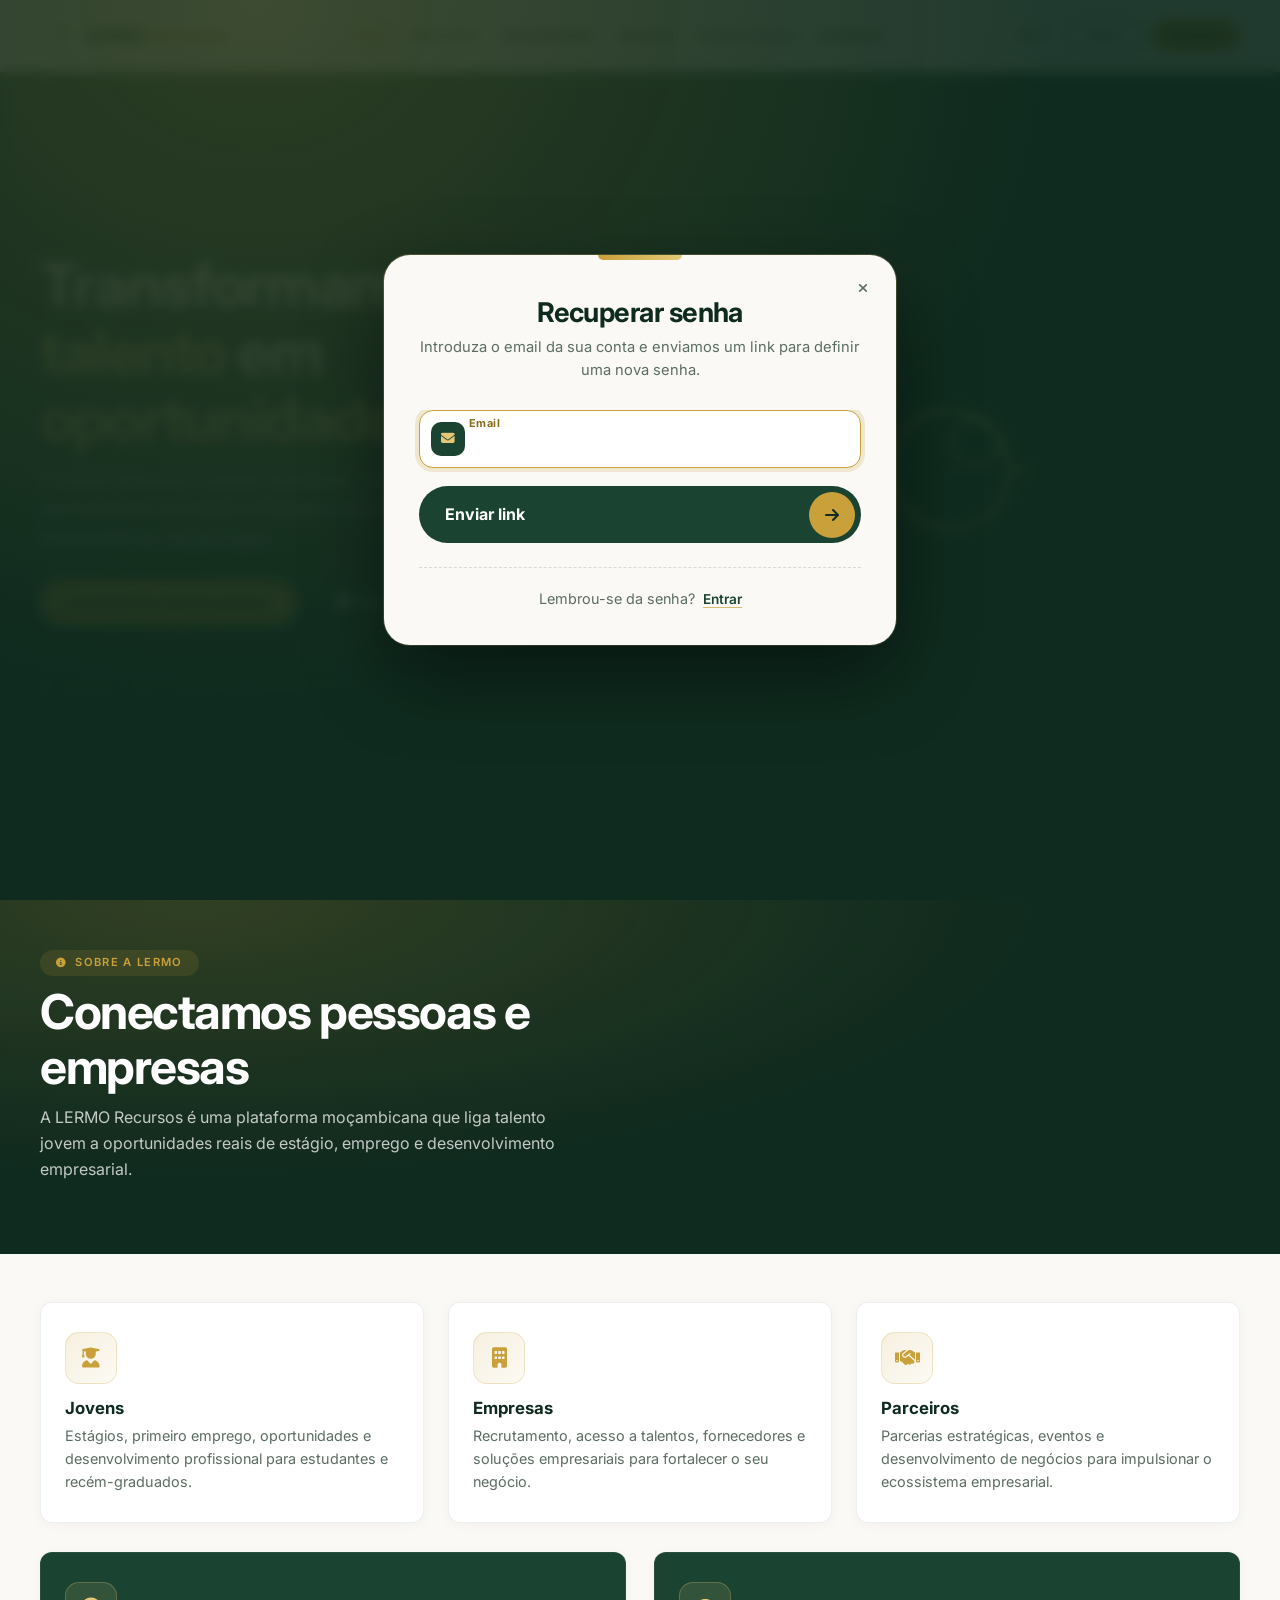
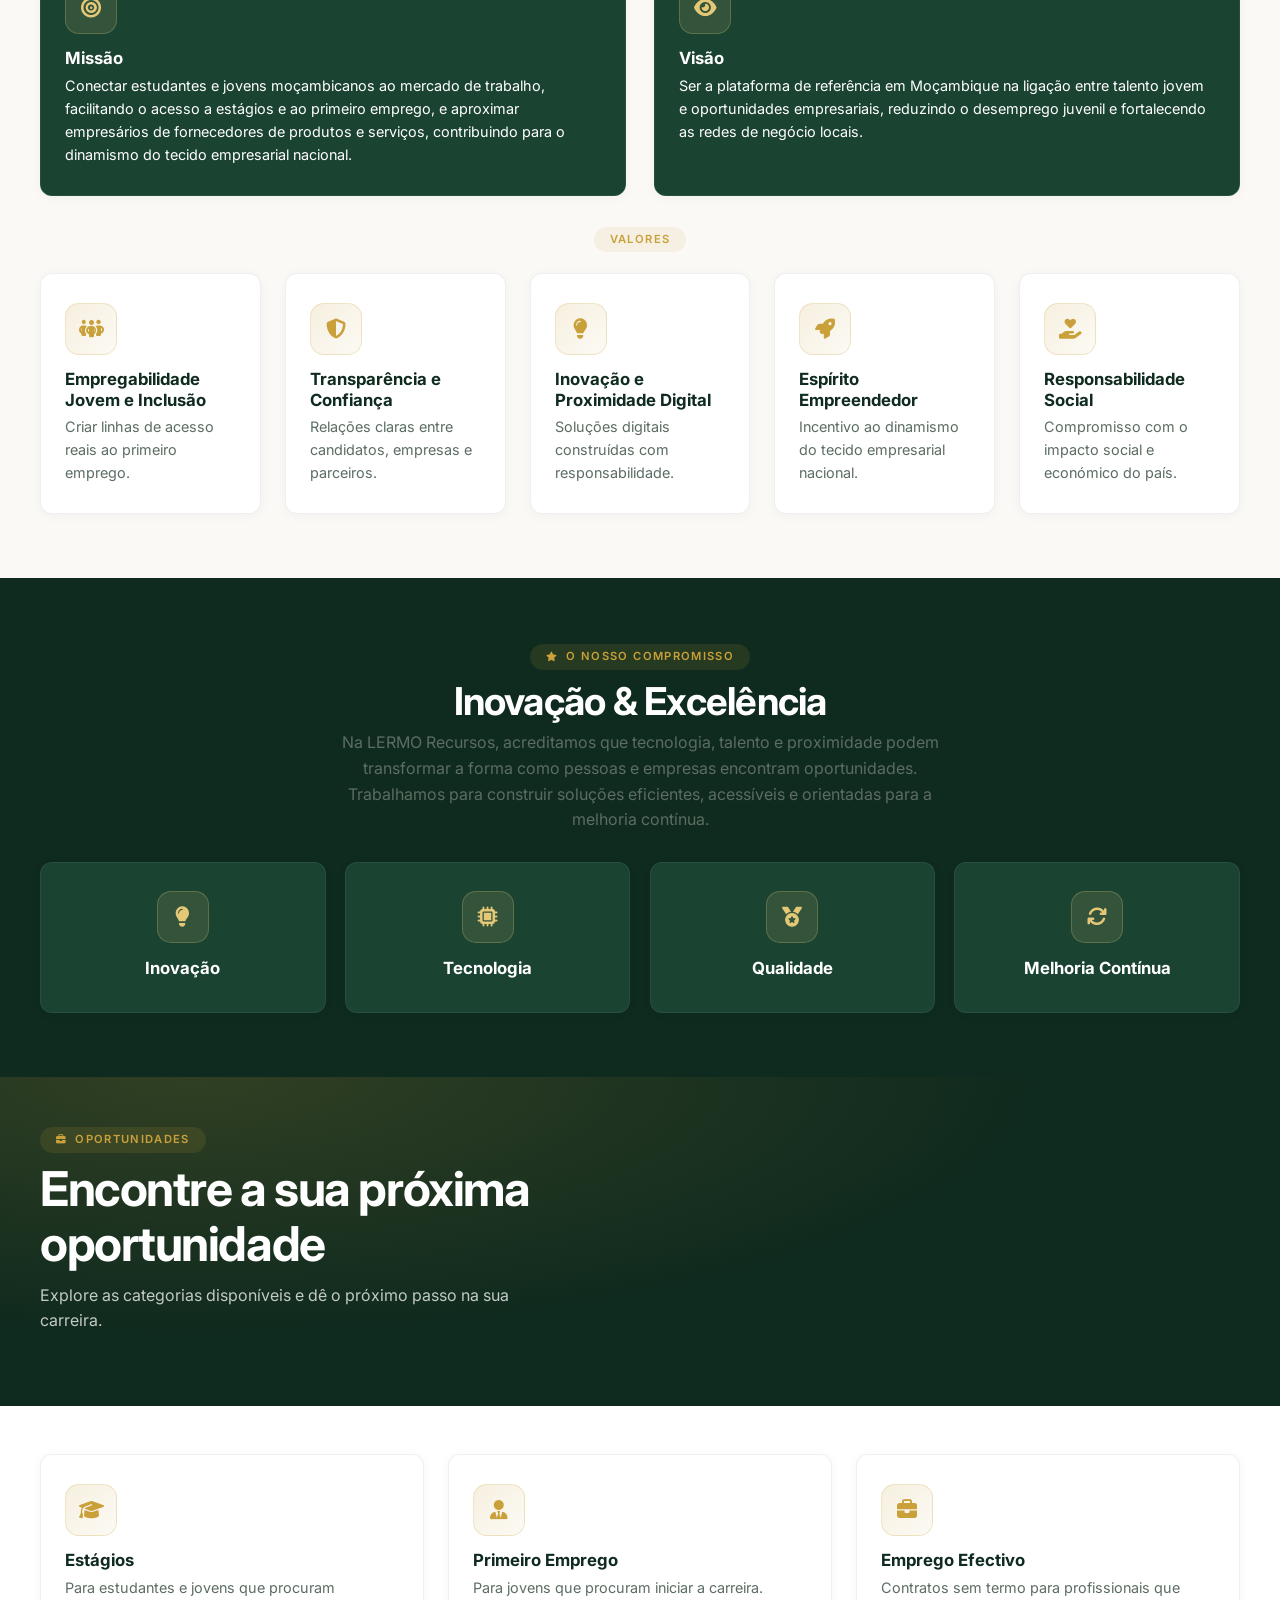
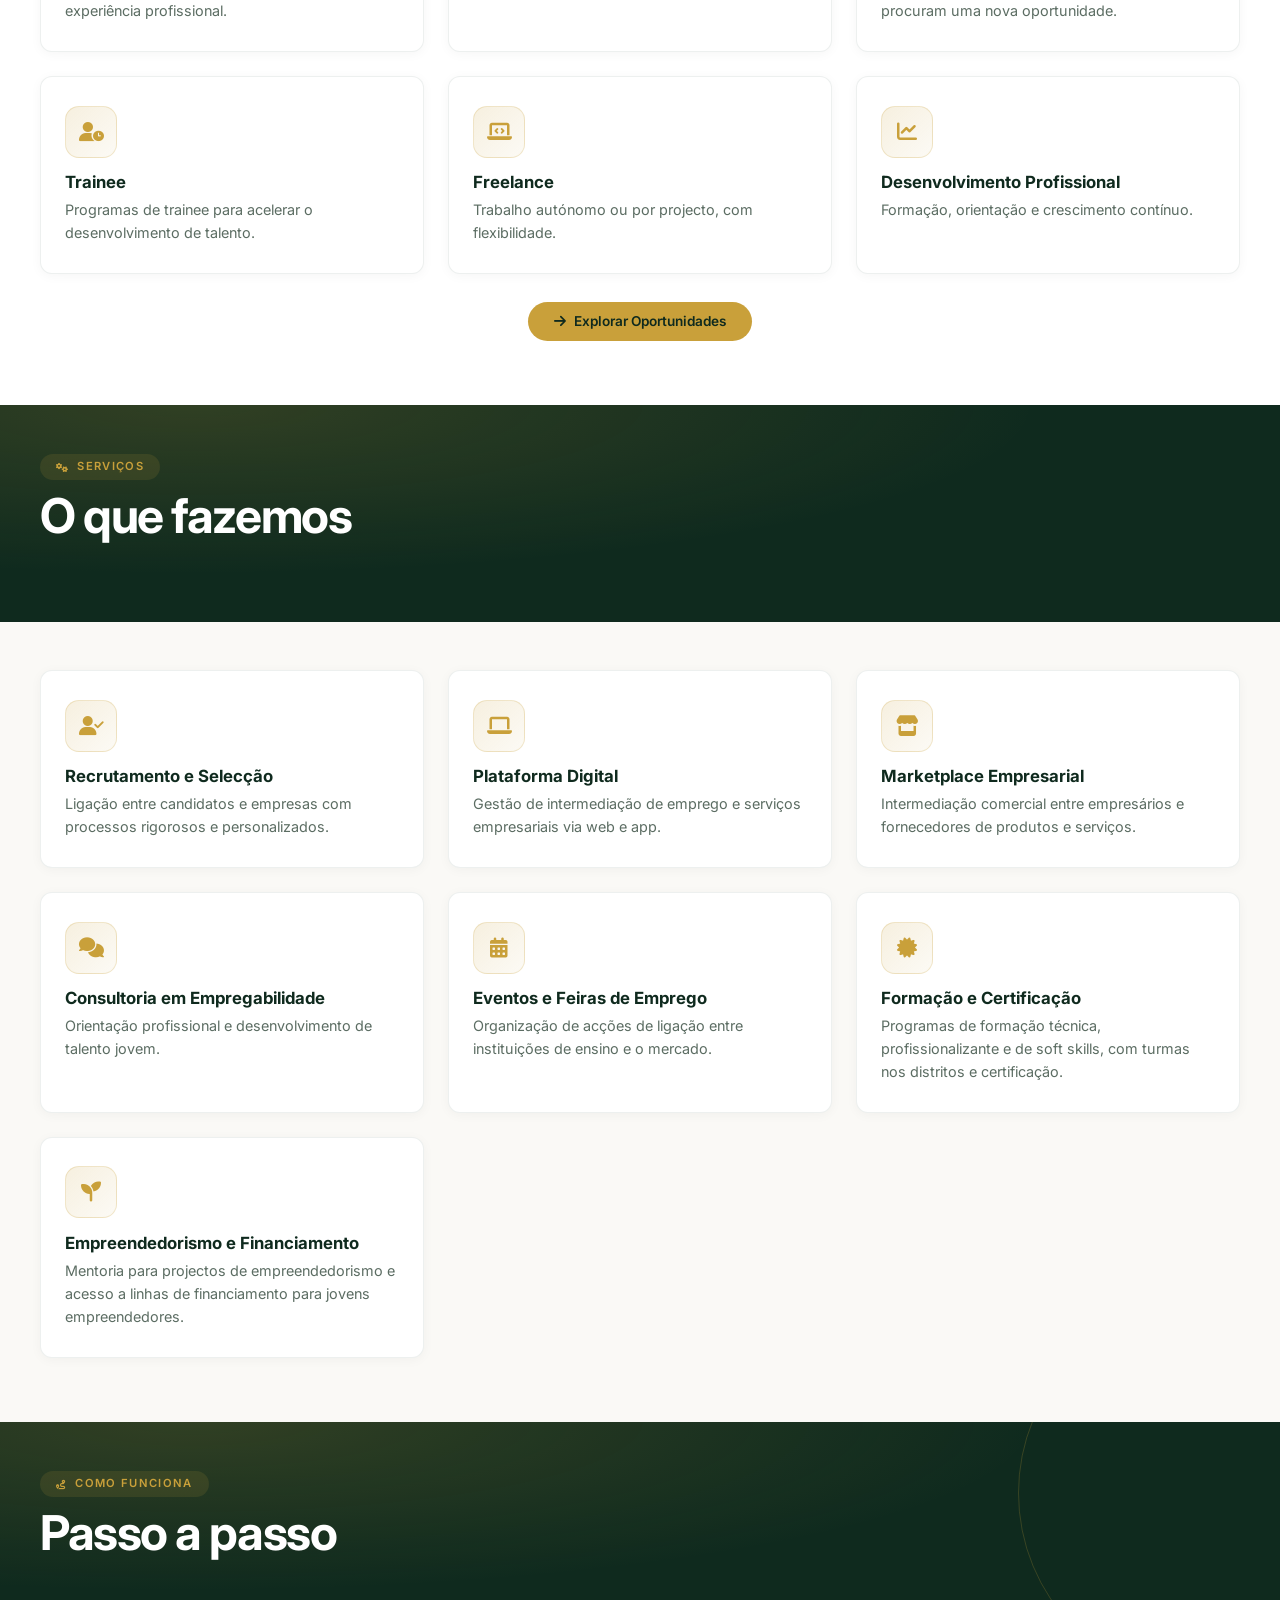
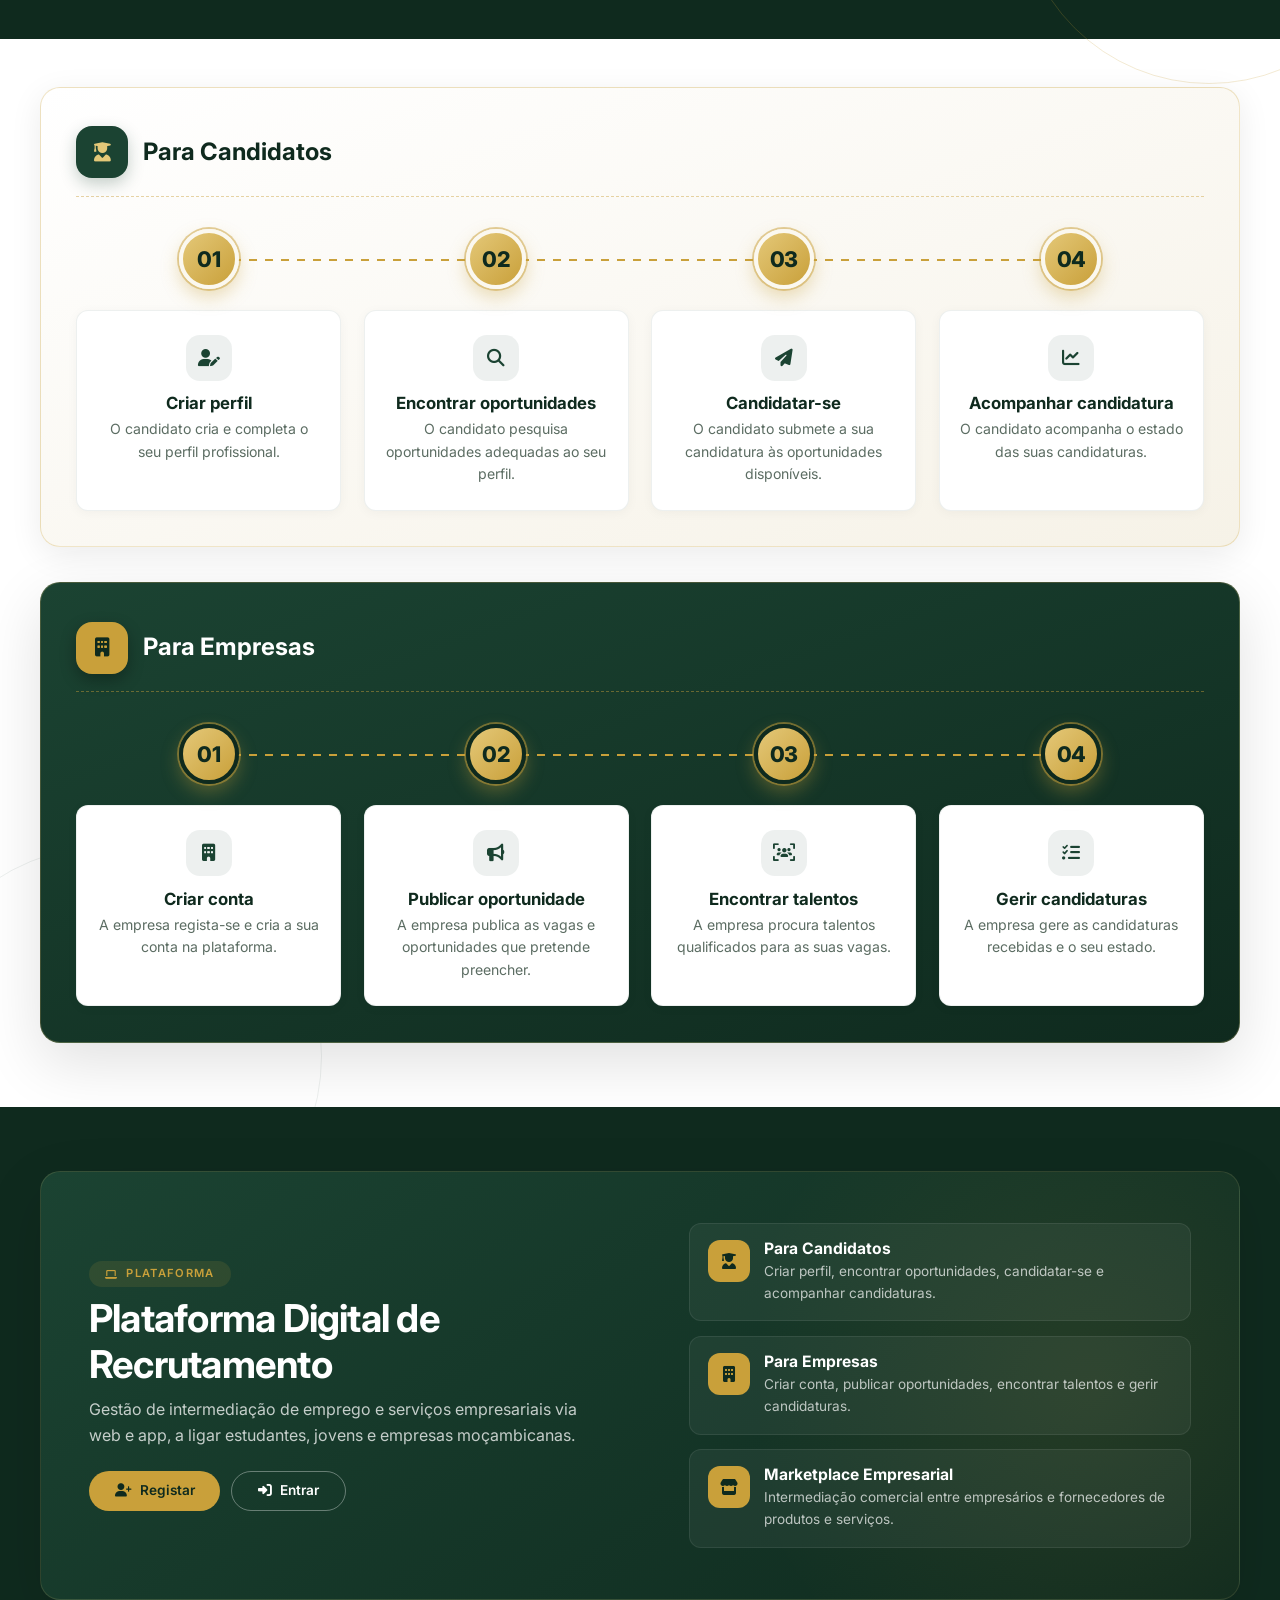
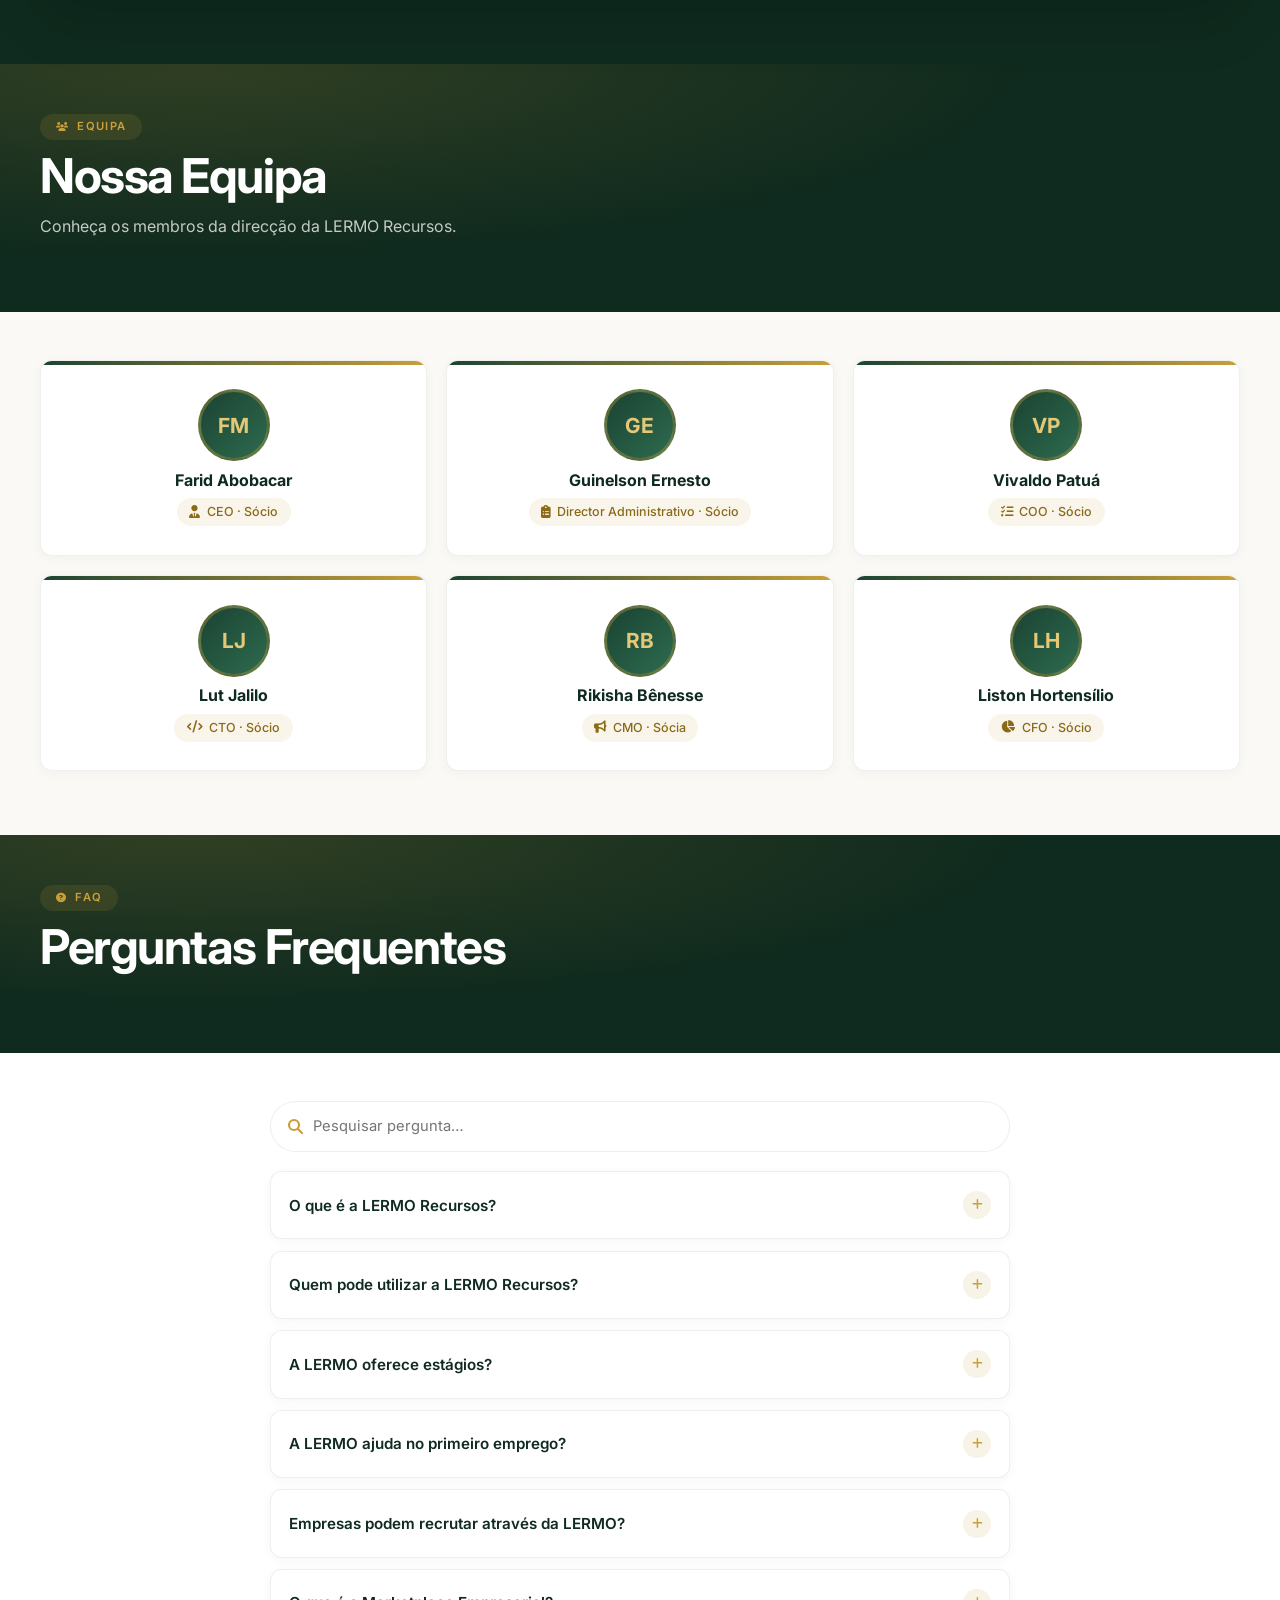
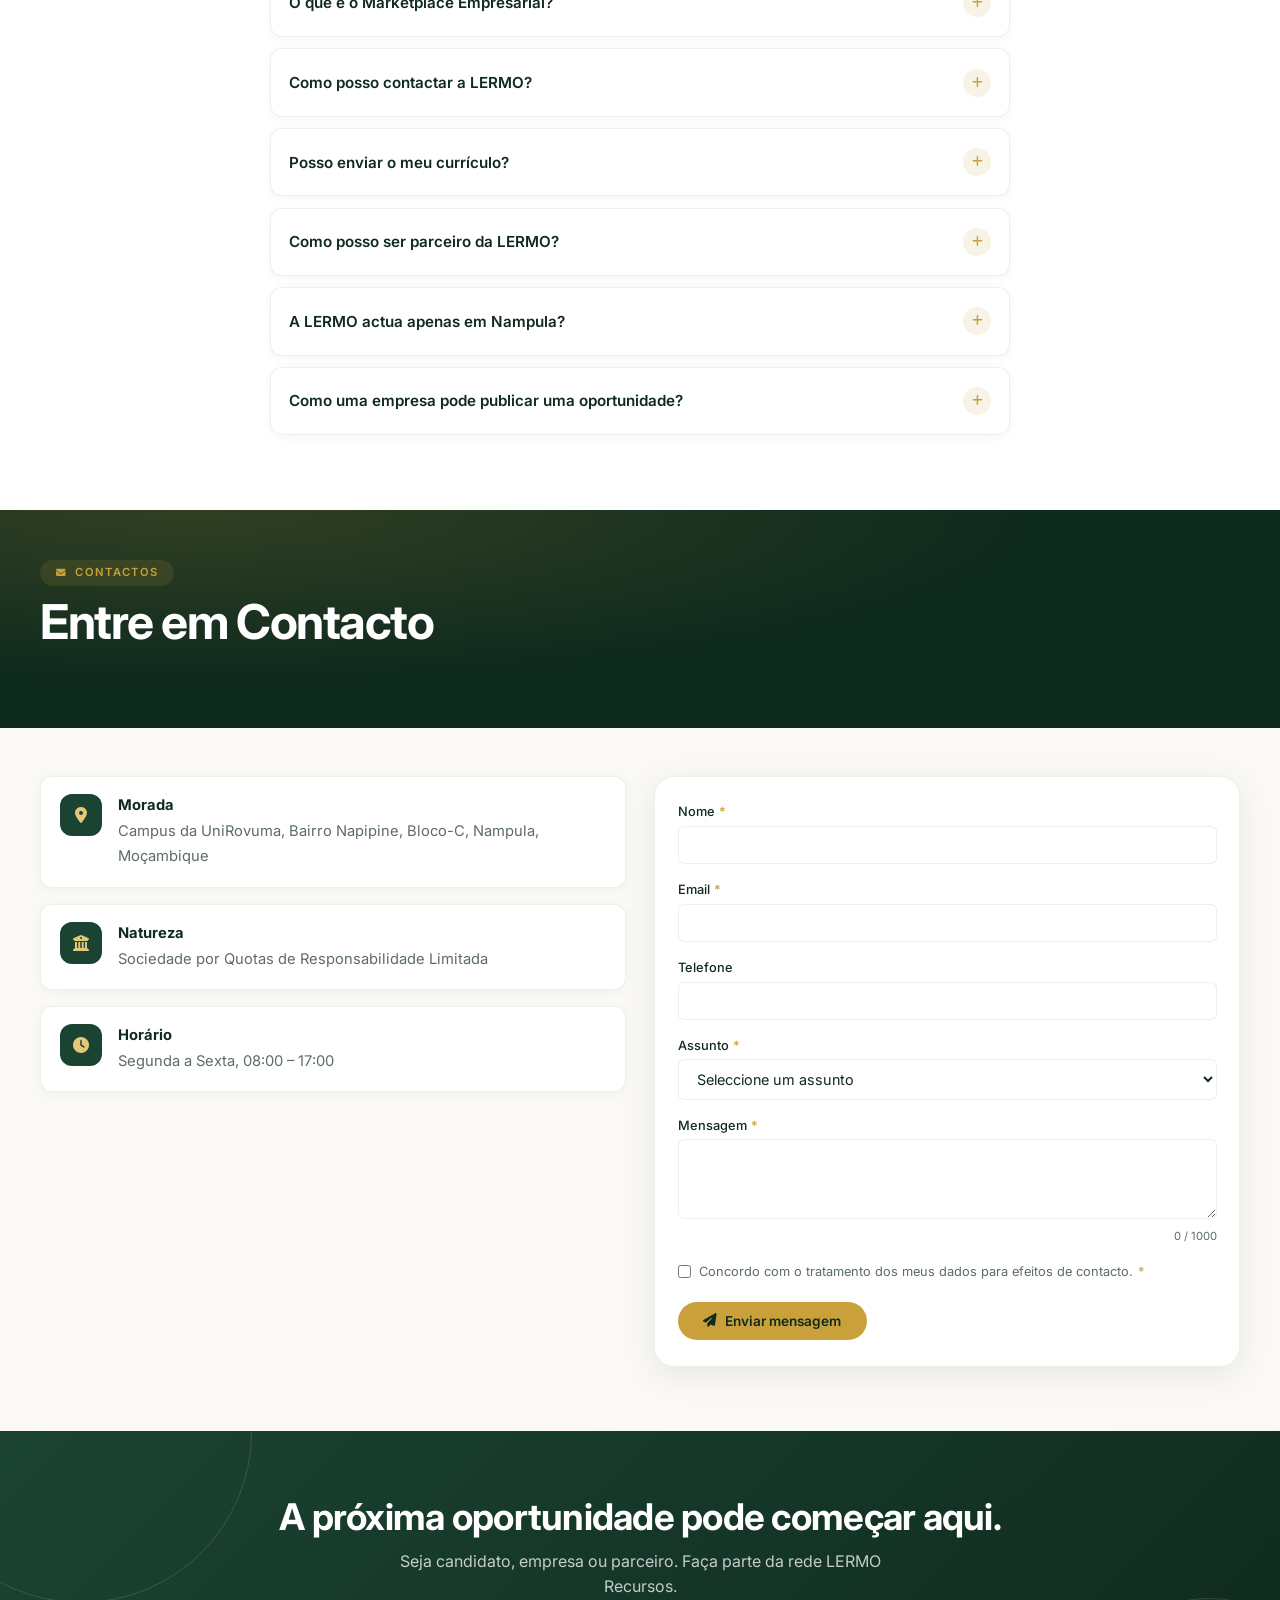
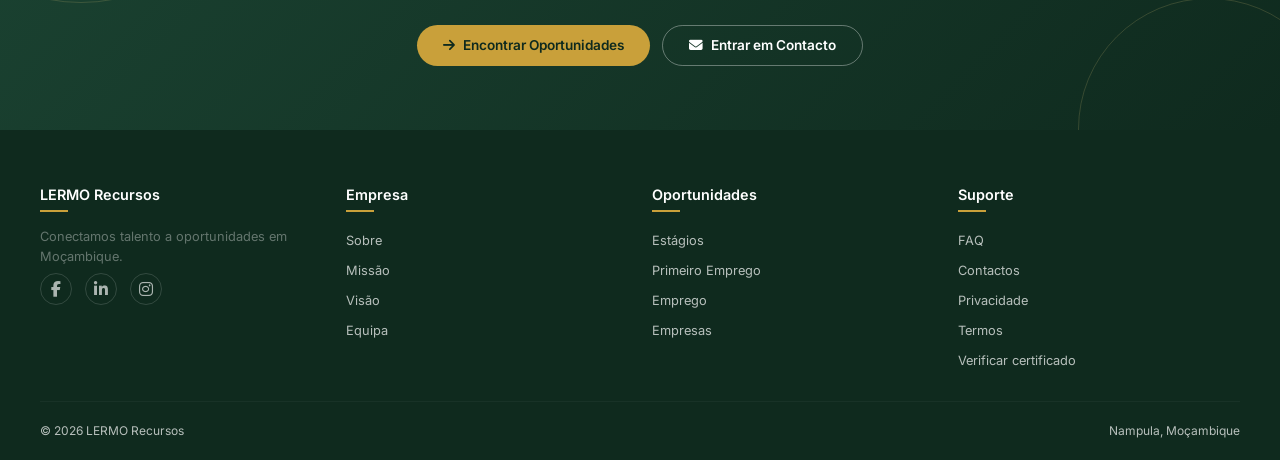
<file: recuperar-senha.html>
<!DOCTYPE html>
<html lang="pt-PT" xmlns:th="http://www.thymeleaf.org">
<head>
<meta charset="UTF-8" />
<meta name="viewport" content="width=device-width, initial-scale=1.0" />
<title data-i18n="redir.fp.title">Recuperar senha — LERMO Recursos</title>
<meta name="robots" content="noindex" />
<!-- Os formulários de acesso são painéis (modais) da página inicial. Esta rota apenas abre o painel certo. -->
<script>
(function(){
  var base = location.protocol === 'file:' ? 'index.html' : '/';
  var qs = location.search || '';
  location.replace(base + qs + '#recuperar-senha');
})();
</script>
<noscript><meta http-equiv="refresh" content="0; url=index.html#recuperar-senha" /></noscript>
<link rel="stylesheet" href="css/pagina.css" th:href="@{/css/pagina.css}" />
<link rel="stylesheet" href="css/loader.css" th:href="@{/css/loader.css}" />
<script src="js/seguranca.js?v=4"></script>
</head>
<body>
<script src="js/loader.js" th:src="@{/js/loader.js}"></script>

<section class="hero"><div class="wrap">
  <a class="logo" href="index.html" th:href="@{/}">LERMO <em>Recursos</em></a>
  <h1 data-i18n-html="redir.fp.h1">Recuperar <em>a sua senha</em></h1>
  <p data-i18n="redir.fp.p">A abrir a recuperação de senha…</p>
</div></section>
<main><div class="wrap"><p data-i18n="redir.fallback">Se não for redireccionado automaticamente,</p><a href="index.html#recuperar-senha" data-i18n="redir.link">continue aqui</a></div></main>
<script src="js/i18n.js?v=4" th:src="@{/js/i18n.js}"></script>
</body>
</html>
</file>
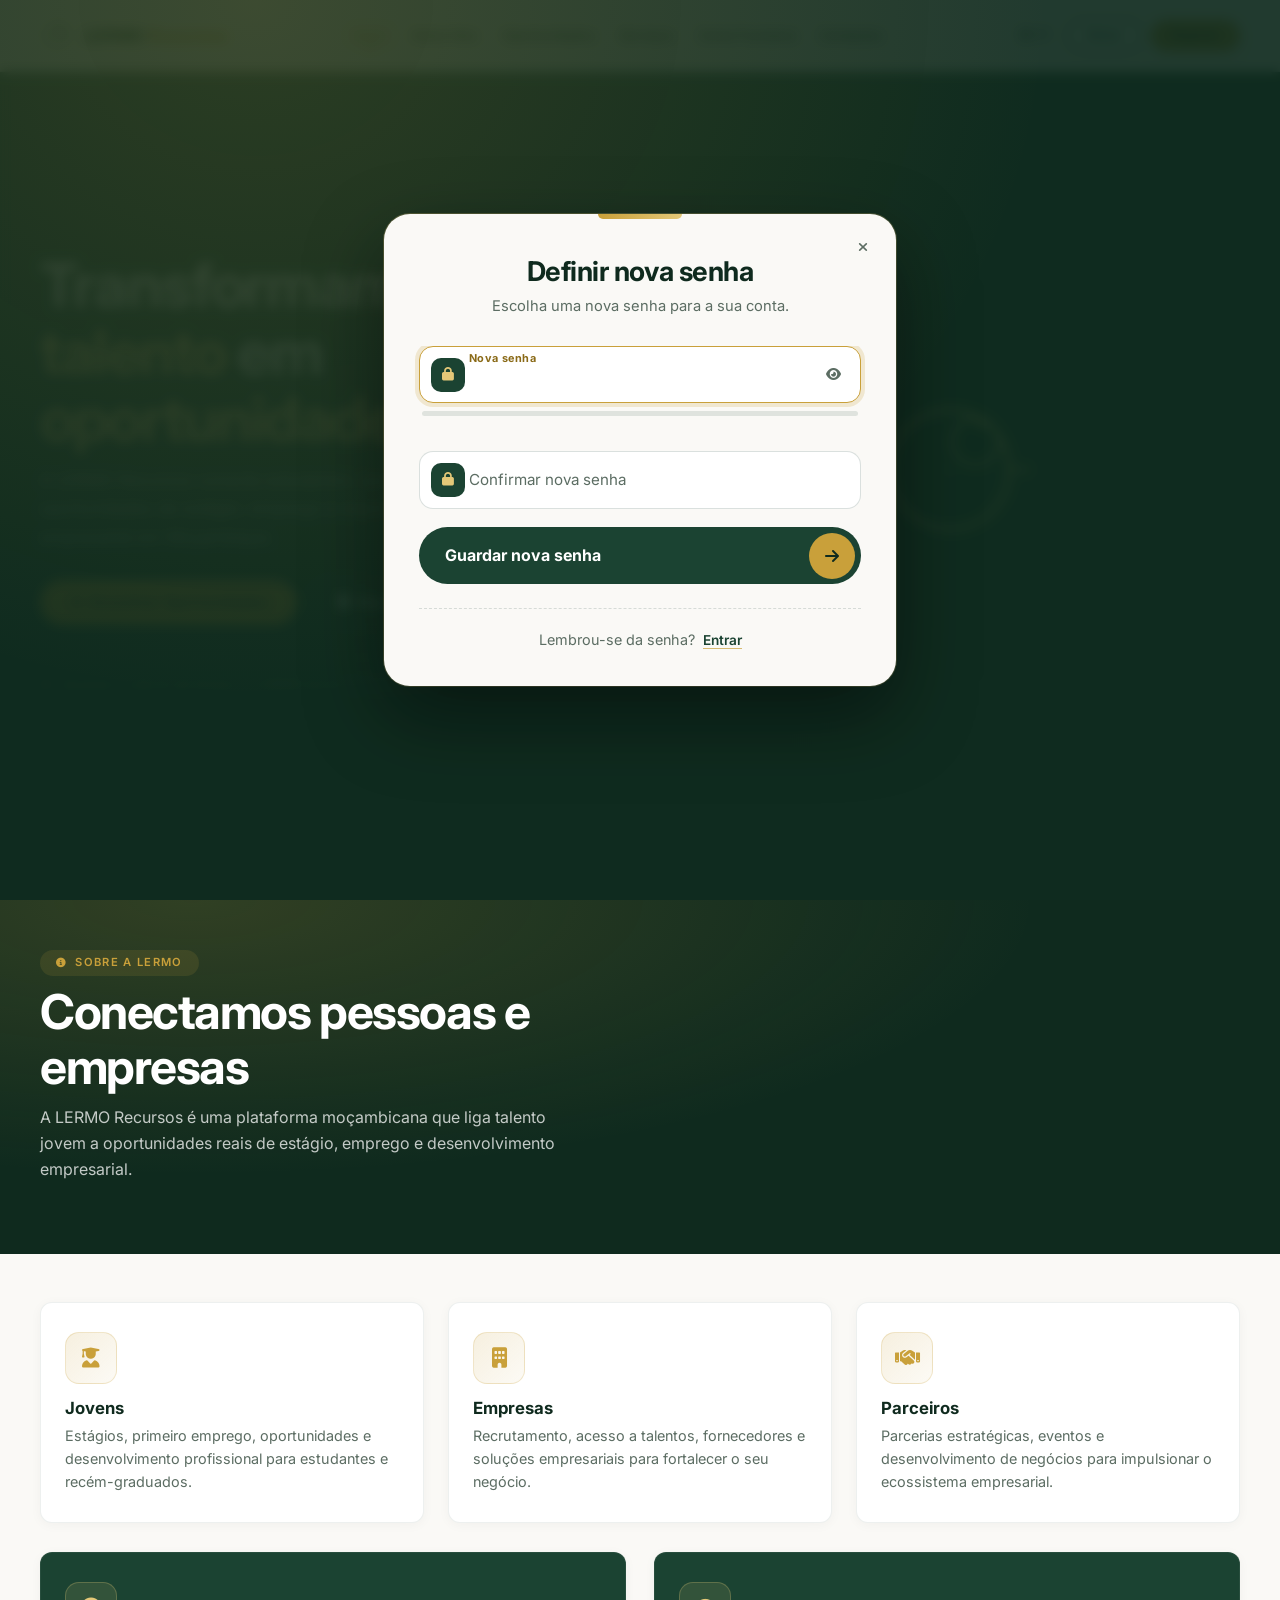
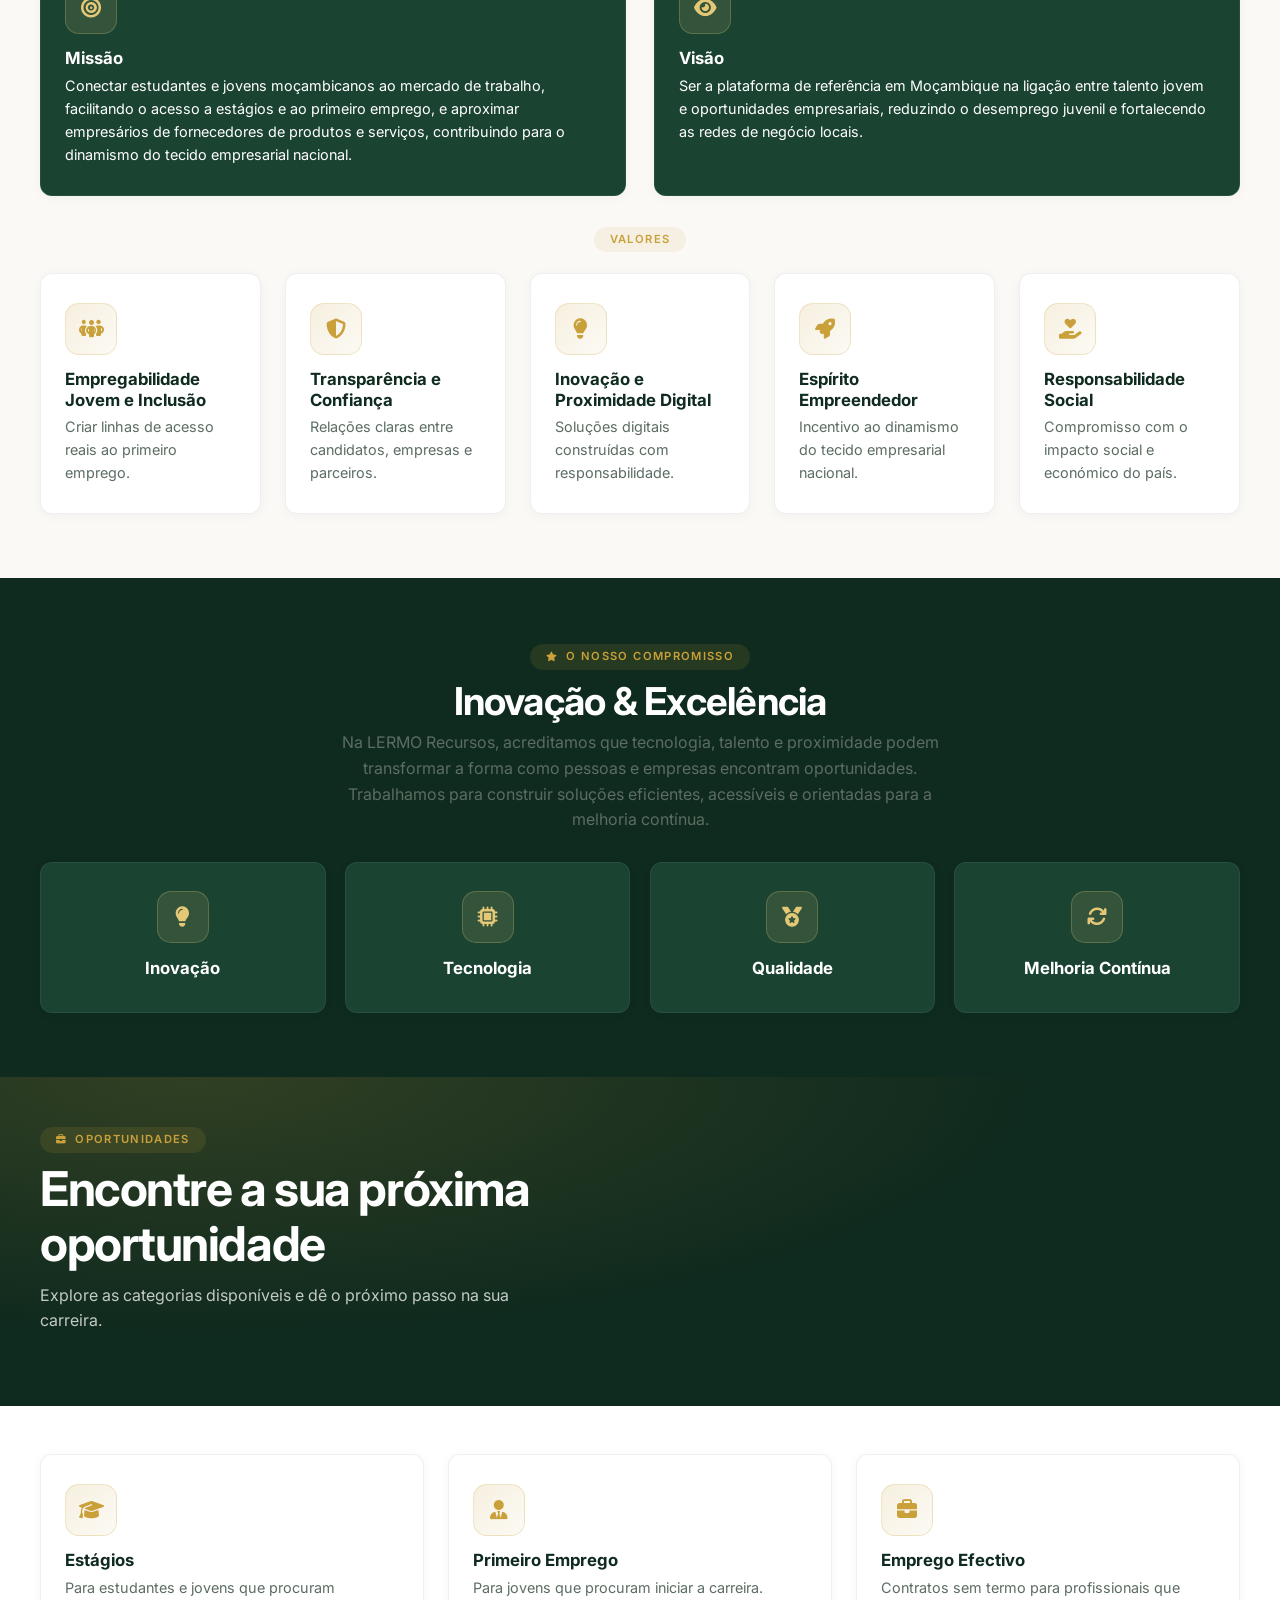
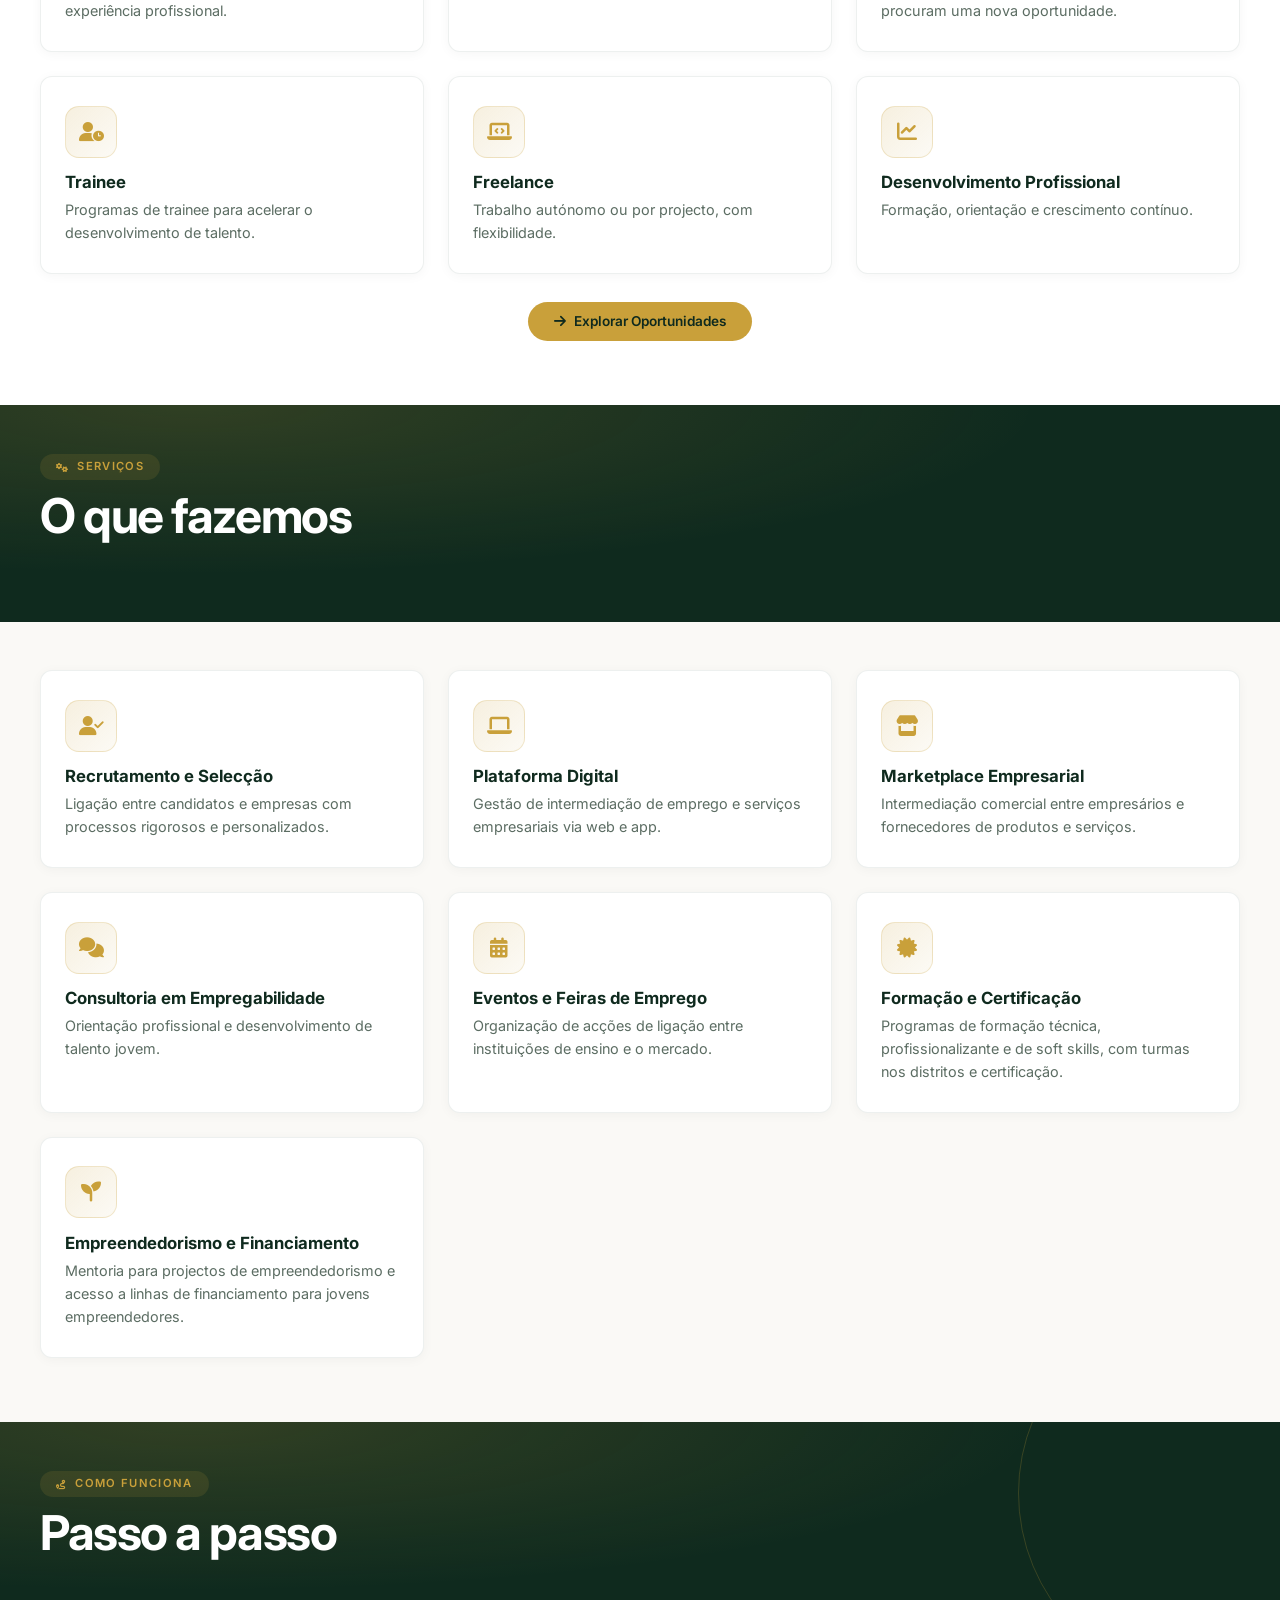
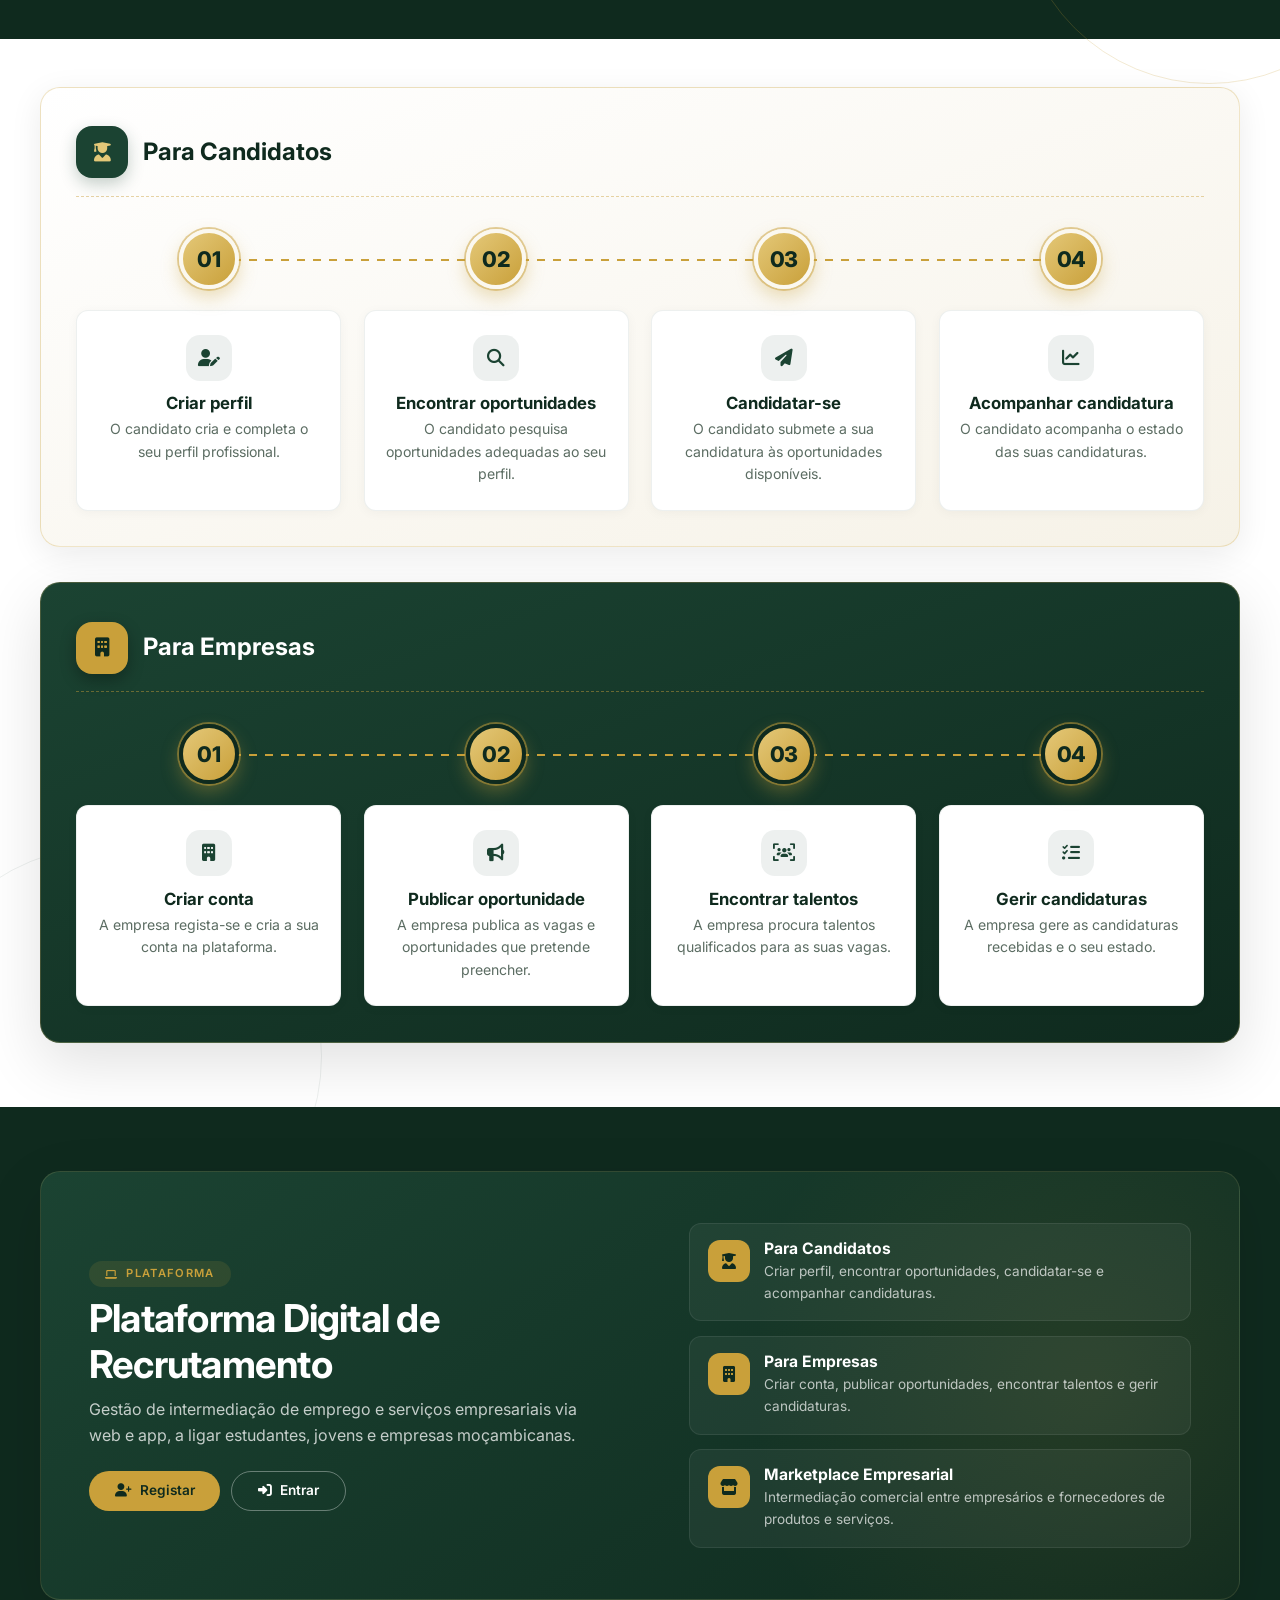
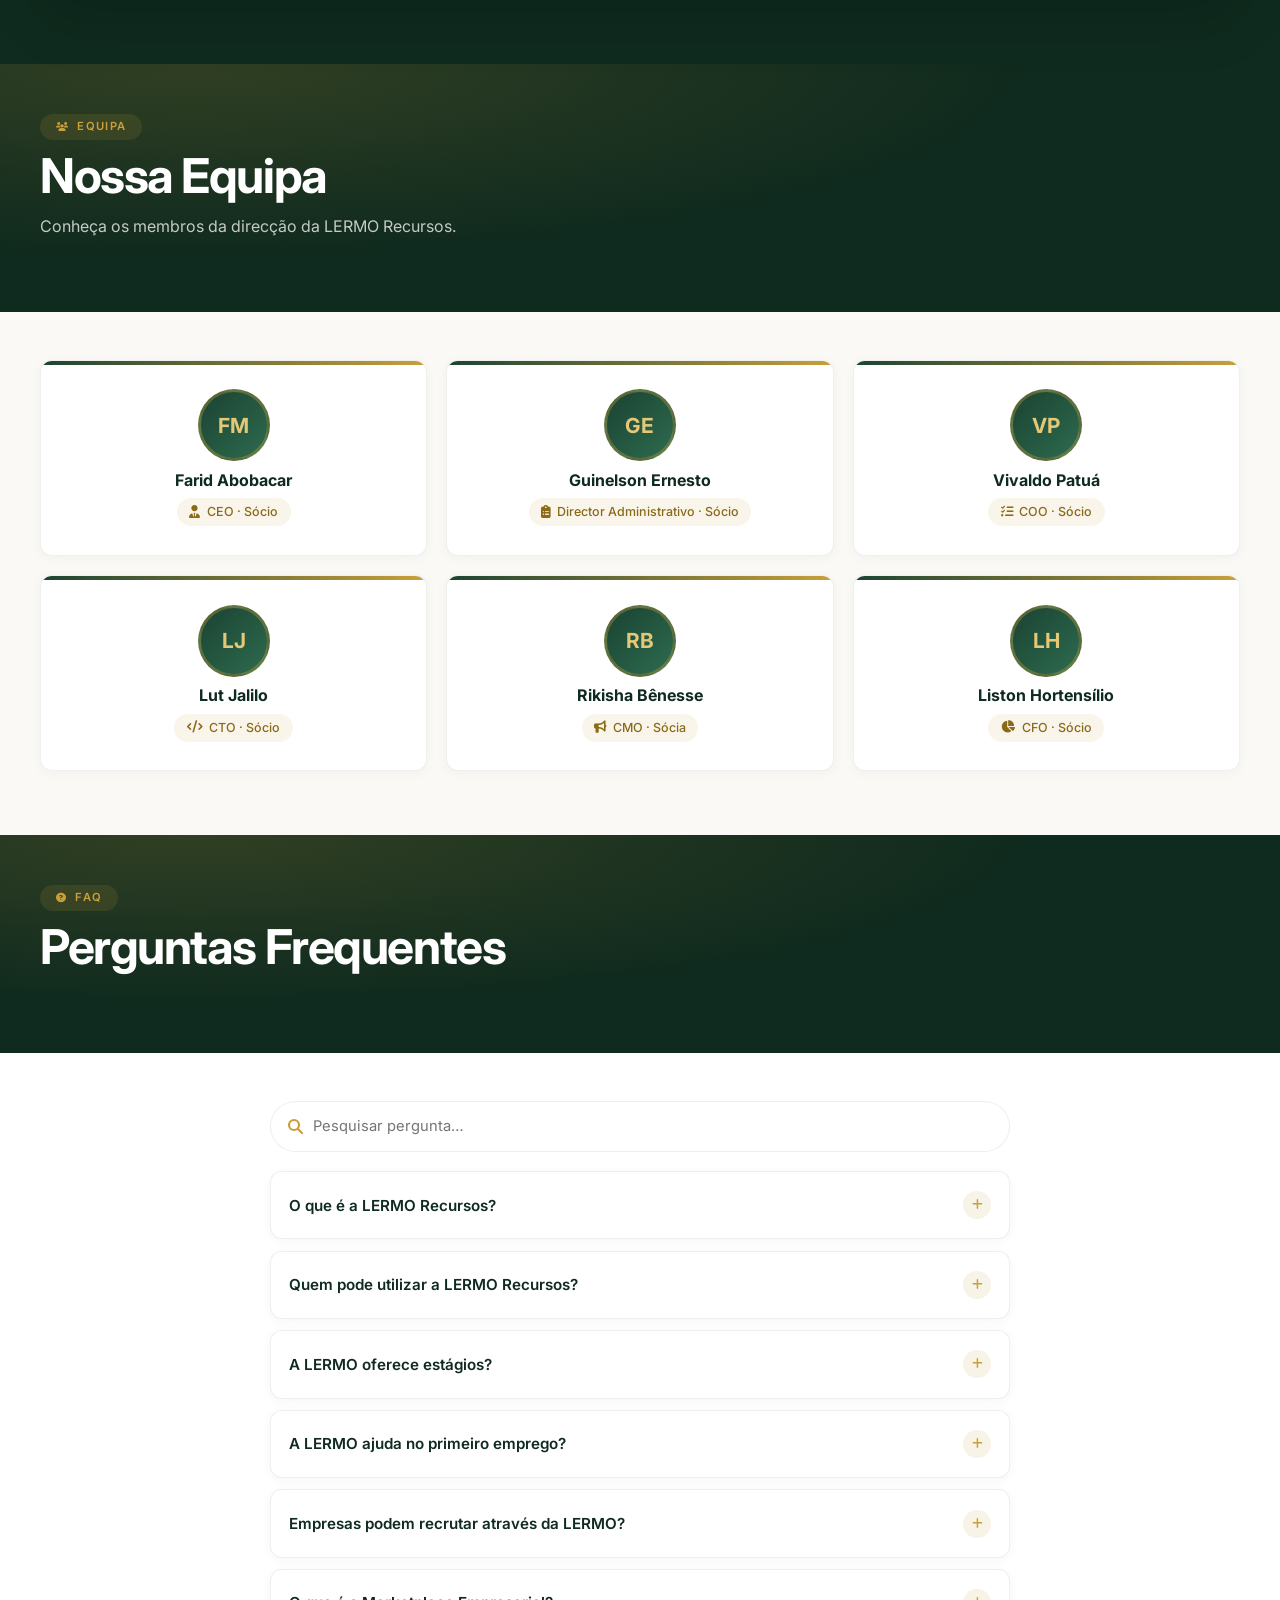
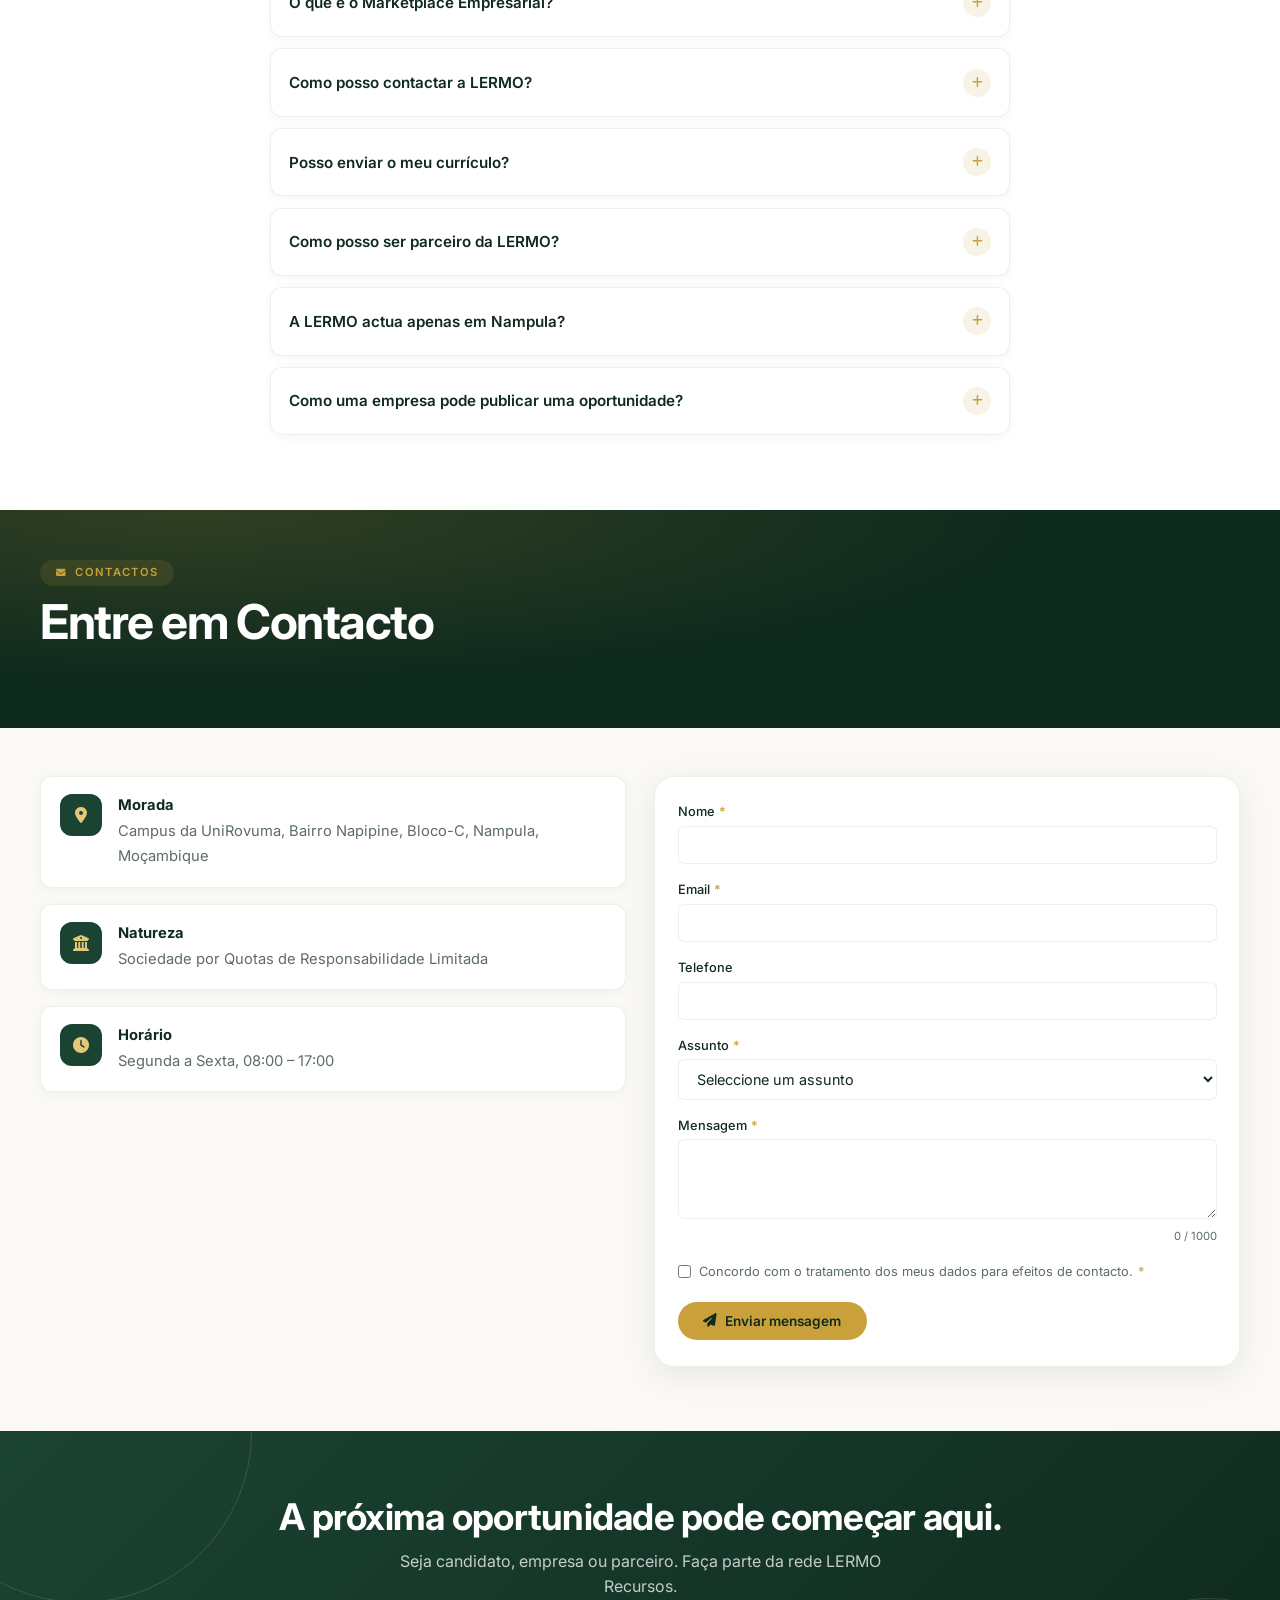
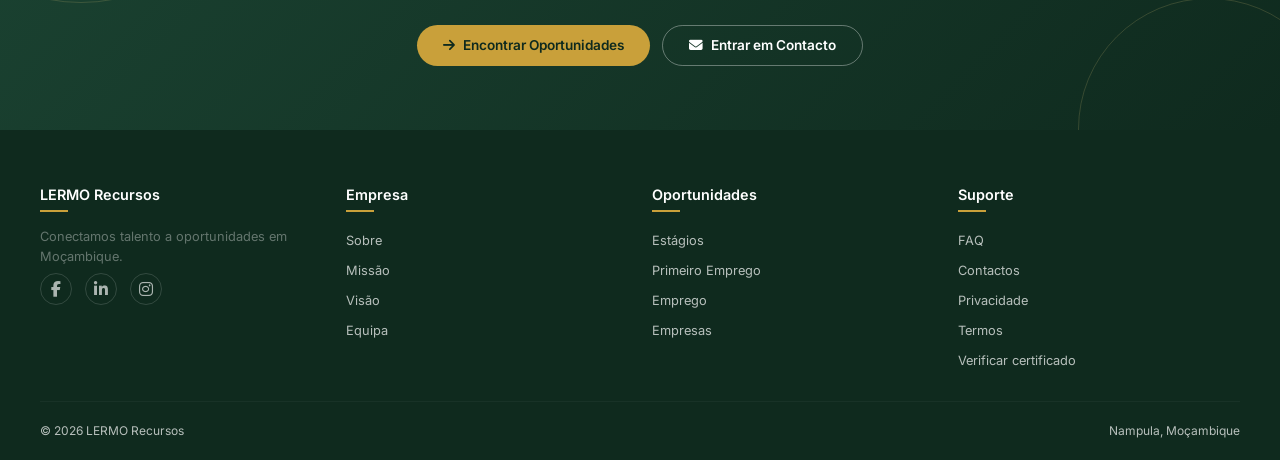
<file: redefinir-senha.html>
<!DOCTYPE html>
<html lang="pt-PT" xmlns:th="http://www.thymeleaf.org">
<head>
<meta charset="UTF-8" />
<meta name="viewport" content="width=device-width, initial-scale=1.0" />
<title data-i18n="redir.rp.title">Nova senha — LERMO Recursos</title>
<meta name="robots" content="noindex" />
<!-- Os formulários de acesso são painéis (modais) da página inicial. Esta rota apenas abre o painel certo. -->
<script>
(function(){
  var base = location.protocol === 'file:' ? 'index.html' : '/';
  var qs = location.search || '';
  location.replace(base + qs + '#redefinir-senha');
})();
</script>
<noscript><meta http-equiv="refresh" content="0; url=index.html#redefinir-senha" /></noscript>
<link rel="stylesheet" href="css/pagina.css" th:href="@{/css/pagina.css}" />
<link rel="stylesheet" href="css/loader.css" th:href="@{/css/loader.css}" />
<script src="js/seguranca.js?v=4"></script>
</head>
<body>
<script src="js/loader.js" th:src="@{/js/loader.js}"></script>

<section class="hero"><div class="wrap">
  <a class="logo" href="index.html" th:href="@{/}">LERMO <em>Recursos</em></a>
  <h1 data-i18n-html="redir.rp.h1">Definir <em>a nova senha</em></h1>
  <p data-i18n="redir.rp.p">A abrir a definição da nova senha…</p>
</div></section>
<main><div class="wrap"><p data-i18n="redir.fallback">Se não for redireccionado automaticamente,</p><a href="index.html#redefinir-senha" data-i18n="redir.link">continue aqui</a></div></main>
<script src="js/i18n.js?v=4" th:src="@{/js/i18n.js}"></script>
</body>
</html>
</file>
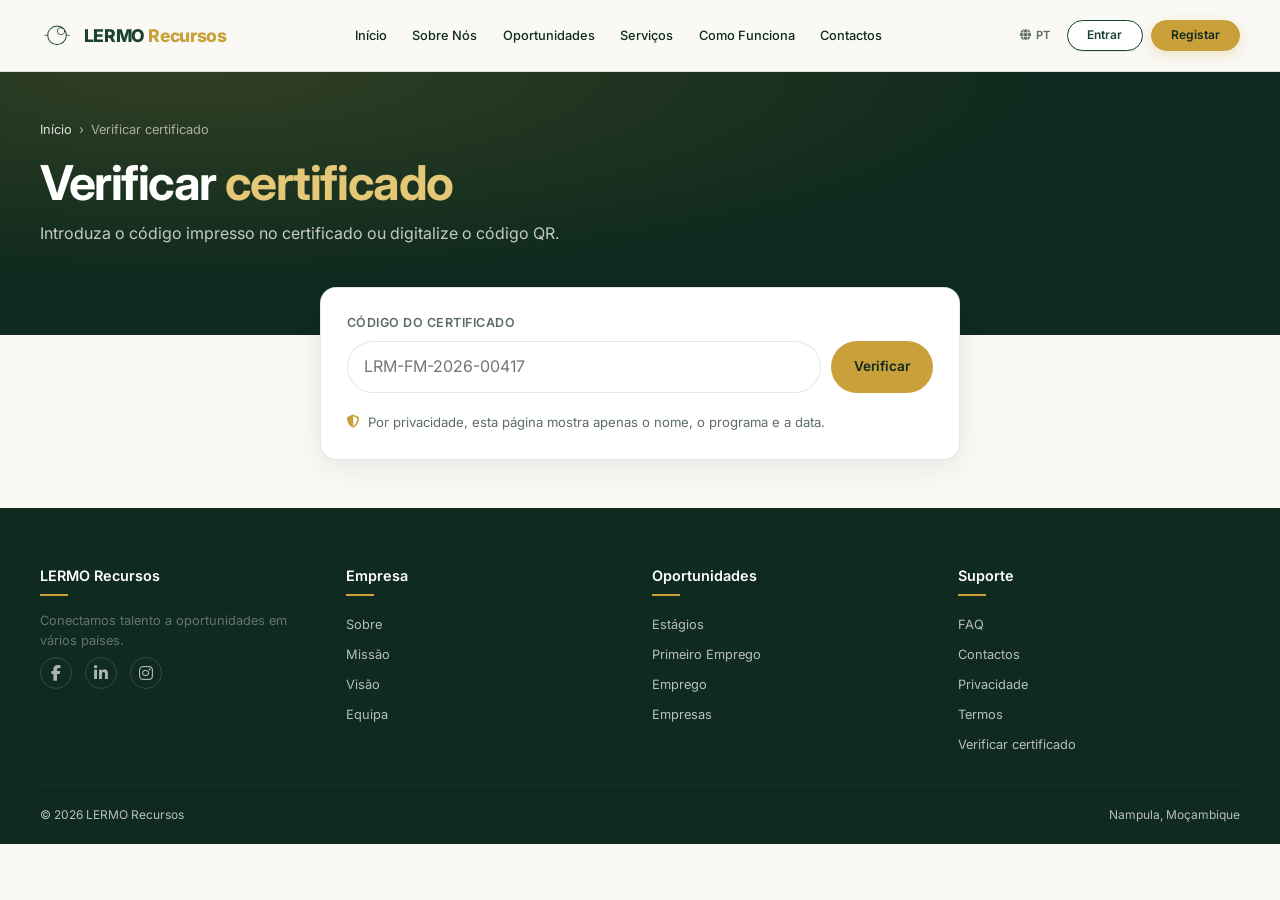
<file: verificar.html>
<!DOCTYPE html>
<html lang="pt-PT" xmlns:th="http://www.thymeleaf.org">
<head>
<meta charset="UTF-8" />
<meta name="viewport" content="width=device-width, initial-scale=1.0" />
<title data-i18n="vf.title">Verificar certificado — LERMO Recursos</title>
<meta name="description" content="Confirme a autenticidade de um certificado de participação emitido pela LERMO Recursos." data-i18n-content="vf.desc" />
<link rel="preconnect" href="https://fonts.googleapis.com" />
<link rel="preconnect" href="https://fonts.gstatic.com" crossorigin />
<link href="https://fonts.googleapis.com/css2?family=Inter:wght@400;500;600;700;800&display=swap" rel="stylesheet" />
<link rel="stylesheet" href="https://cdnjs.cloudflare.com/ajax/libs/font-awesome/6.5.0/css/all.min.css" />
<link rel="stylesheet" href="css/oportunidades.css" th:href="@{/css/oportunidades.css}" />
<link rel="stylesheet" href="css/verificar.css" th:href="@{/css/verificar.css}" />
<link rel="stylesheet" href="css/loader.css" th:href="@{/css/loader.css}" />
<script src="js/seguranca.js?v=4"></script>
</head>
<body>
<script src="js/loader.js" th:src="@{/js/loader.js}"></script>


<header><div class="wrap">
  <a href="index.html" th:href="@{/}" class="logo" aria-label="LERMO Recursos — Início" data-i18n-aria="op.logoAria"><svg viewBox="0 0 300 300" fill="none" stroke="currentColor" stroke-linecap="round" aria-hidden="true"><circle cx="150" cy="144" r="82" stroke-width="9"/><line x1="42" y1="144" x2="58" y2="144" stroke-width="7"/><line x1="242" y1="144" x2="258" y2="144" stroke-width="7"/><g class="lermo-orbit"><circle cx="185" cy="106" r="32" stroke-width="7"/><circle cx="193" cy="82" r="5" fill="currentColor" stroke="none"/></g><circle cx="150" cy="144" r="2.6" fill="currentColor" stroke="none"/></svg><span class="lt">LERMO <span>Recursos</span></span></a>
  <nav class="links" aria-label="Navegação principal" data-i18n-aria="op.navAria"><a href="index.html" th:href="@{/}" data-i18n="nav.home">Início</a><a href="index.html#sobre" th:href="@{/#sobre}" data-i18n="nav.about">Sobre Nós</a><a href="oportunidades.html" th:href="@{/oportunidades}" data-i18n="nav.opportunities">Oportunidades</a><a href="index.html#servicos" th:href="@{/#servicos}" data-i18n="nav.services">Serviços</a><a href="index.html#comofunciona" th:href="@{/#comofunciona}" data-i18n="nav.how">Como Funciona</a><a href="index.html#contactos" th:href="@{/#contactos}" data-i18n="nav.contact">Contactos</a></nav>
  <div class="hact">
    <button class="lang-toggle" id="langToggle" type="button" aria-label="Alternar idioma" data-i18n-aria="op.langAria"><i class="fas fa-globe" aria-hidden="true"></i> <span id="langLabel">PT</span></button>
    <div id="authBtns">
      <a class="btn btn-o" data-auth="login" href="login.html" th:href="@{/login}" data-i18n="nav.login">Entrar</a>
      <a class="btn btn-g" data-auth="reg" href="registo.html?tipo=candidato" th:href="@{/registo(tipo='candidato')}" data-i18n="nav.register">Registar</a>
    </div>
  </div>
  <button class="hamb" id="hamb" type="button" aria-label="Abrir menu" data-i18n-aria="op.menuOpen" aria-expanded="false" aria-controls="mm"><i class="fas fa-bars"></i></button>
</div></header>
<div class="mm" id="mm" role="dialog" aria-modal="true" aria-label="Menu" data-i18n-aria="op.mobileNavAria">
  <div class="tb"><a href="index.html" th:href="@{/}" class="logo"><svg viewBox="0 0 300 300" fill="none" stroke="currentColor" stroke-linecap="round" aria-hidden="true"><circle cx="150" cy="144" r="82" stroke-width="9"/><line x1="42" y1="144" x2="58" y2="144" stroke-width="7"/><line x1="242" y1="144" x2="258" y2="144" stroke-width="7"/><g class="lermo-orbit"><circle cx="185" cy="106" r="32" stroke-width="7"/><circle cx="193" cy="82" r="5" fill="currentColor" stroke="none"/></g><circle cx="150" cy="144" r="2.6" fill="currentColor" stroke="none"/></svg><span class="lt">LERMO <span>Recursos</span></span></a><button class="cl" id="mmClose" type="button" aria-label="Fechar menu" data-i18n-aria="op.menuClose"><i class="fas fa-xmark"></i></button></div>
  <nav aria-label="Menu mobile" data-i18n-aria="op.mobileNavAria"><a href="index.html" th:href="@{/}"><i class="fas fa-home"></i> <span data-i18n="nav.home">Início</span></a><a href="index.html#sobre" th:href="@{/#sobre}"><i class="fas fa-info-circle"></i> <span data-i18n="nav.about">Sobre Nós</span></a><a href="oportunidades.html" th:href="@{/oportunidades}"><i class="fas fa-briefcase"></i> <span data-i18n="nav.opportunities">Oportunidades</span></a><a href="index.html#servicos" th:href="@{/#servicos}"><i class="fas fa-cogs"></i> <span data-i18n="nav.services">Serviços</span></a><a href="index.html#comofunciona" th:href="@{/#comofunciona}"><i class="fas fa-route"></i> <span data-i18n="nav.how">Como Funciona</span></a><a href="index.html#contactos" th:href="@{/#contactos}"><i class="fas fa-envelope"></i> <span data-i18n="nav.contact">Contactos</span></a></nav>
  <div class="ba" id="mmAuth">
    <a class="btn btn-o" href="login.html" th:href="@{/login}"><i class="fas fa-right-to-bracket"></i> <span data-i18n="nav.login">Entrar</span></a>
    <a class="btn btn-g" href="registo.html?tipo=candidato" th:href="@{/registo(tipo='candidato')}"><i class="fas fa-user-plus"></i> <span data-i18n="nav.register">Registar</span></a>
  </div>
  <div class="lang-row" role="group" aria-label="Idioma" data-i18n-aria="op.langAria">
    <button type="button" class="active" data-lang="pt">PT</button>
    <button type="button" data-lang="en">EN</button>
  </div>
</div>

<section class="hero vhero"><div class="wrap">
  <nav class="crumb" aria-label="Localização" data-i18n-aria="op.crumbAria"><a href="index.html" th:href="@{/}" data-i18n="nav.home">Início</a><span aria-hidden="true">›</span><span data-i18n="vf.crumb">Verificar certificado</span></nav>
  <h1 data-i18n-html="vf.h1">Verificar <em>certificado</em></h1>
  <p data-i18n="vf.p">Introduza o código impresso no certificado ou digitalize o código QR.</p>
</div></section>
<main class="wrap">
  <div class="vcard">
    <form id="f" novalidate>
      <label class="vl" for="c" data-i18n="vf.label">Código do certificado</label>
      <div class="vrow"><input id="c" placeholder="LRM-FM-2026-00417" autocomplete="off"><button class="btn btn-g" type="submit" data-i18n="vf.btn">Verificar</button></div>
    </form>
    <div id="res" aria-live="polite"></div>
    <p class="vpriv"><i class="fas fa-shield-halved" aria-hidden="true"></i> <span data-i18n="vf.priv">Por privacidade, esta página mostra apenas o nome, o programa e a data.</span></p>
  </div>
</main>

<footer>
    <div class="container">
      <div class="grid-4">
        <div>
          <h4>LERMO Recursos</h4>
          <p style="font-size:0.8rem; opacity:0.5;" data-i18n="op.footerDesc">Conectamos talento a oportunidades em vários países.</p>
          <div class="socials">
            <a href="#" aria-label="Facebook" rel="noopener"><i class="fab fa-facebook-f"></i></a>
            <a href="#" aria-label="LinkedIn"><i class="fab fa-linkedin-in"></i></a>
            <a href="#" aria-label="Instagram"><i class="fab fa-instagram"></i></a>
          </div>
        </div>
        <div><h4 data-i18n="footer.company">Empresa</h4><ul><li><a href="index.html#sobre" th:href="@{/#sobre}" data-i18n="footer.about">Sobre</a></li><li><a href="index.html#sobre" th:href="@{/#sobre}" data-i18n="footer.mission">Missão</a></li><li><a href="index.html#sobre" th:href="@{/#sobre}" data-i18n="footer.vision">Visão</a></li><li><a href="index.html#equipa" th:href="@{/#equipa}" data-i18n="footer.team">Equipa</a></li></ul></div>
        <div><h4 data-i18n="footer.opportunities">Oportunidades</h4><ul><li><a href="oportunidades.html?tipo=estagio" data-i18n="footer.internships">Estágios</a></li><li><a href="oportunidades.html?cat=vaga" data-i18n="footer.firstjob">Primeiro Emprego</a></li><li><a href="oportunidades.html?tipo=emprego_efectivo" data-i18n="footer.jobs">Emprego</a></li><li><a href="registo.html?tipo=empresa" th:href="@{/registo(tipo='empresa')}" data-i18n="footer.companies">Empresas</a></li></ul></div>
        <div><h4 data-i18n="footer.support">Suporte</h4><ul><li><a href="index.html#faq" th:href="@{/#faq}" data-i18n="footer.faq">FAQ</a></li><li><a href="index.html#contactos" th:href="@{/#contactos}" data-i18n="footer.contact">Contactos</a></li><li><a href="legal.html#privacidade" th:href="@{/legal#privacidade}" data-i18n="footer.privacy">Privacidade</a></li><li><a href="legal.html#termos" th:href="@{/legal#termos}" data-i18n="footer.terms">Termos</a></li><li><a href="verificar.html" th:href="@{/verificar}" data-i18n="footer.verify">Verificar certificado</a></li></ul></div>
      </div>
      <div class="footer-bottom">
        <span>© 2026 LERMO Recursos</span>
        <span data-i18n="op.footerCity">Nampula, Moçambique</span>
      </div>
    </div>
  </footer>

<button id="backToTop" type="button" aria-label="Voltar ao topo" data-i18n-aria="op.top"><i class="fas fa-arrow-up"></i></button>

<script src="js/i18n.js?v=4" th:src="@{/js/i18n.js}"></script>
<script src="js/verificar.js" th:src="@{/js/verificar.js}"></script>
</body>
</html>
</file>
<file: css/index.css>
/* ===== DESIGN SYSTEM ===== */
:root {
  --color-primary: #1B4332;
  --color-primary-dark: #0F2A1E;
  --color-primary-light: #2D6B4F;
  --color-gold: #C9A03A;
  --color-gold-soft: #E4C878;
  --color-background: #FAF9F6;
  --color-surface: #FFFFFF;
  --color-text: #0F2A1E;
  --color-muted: #5C6D63;
  --color-white: #FFFFFF;
  --color-line: rgba(27,67,50,0.08);

  --radius-sm: 6px;
  --radius-md: 12px;
  --radius-lg: 20px;
  --radius-full: 9999px;

  --shadow-sm: 0 2px 12px rgba(0,0,0,0.04);
  --shadow-md: 0 8px 32px rgba(0,0,0,0.08);
  --shadow-lg: 0 20px 60px rgba(0,0,0,0.12);

  --transition: 0.35s cubic-bezier(0.25, 0.46, 0.45, 0.94);

  --container-width: 1200px;
  --container-padding: 1.5rem;
  --font-family: 'Inter', -apple-system, BlinkMacSystemFont, sans-serif;

  --nav-height: 72px;
  --nav-height-scrolled: 60px;
}

/* ===== RESET & BASE ===== */
* { margin: 0; padding: 0; box-sizing: border-box; }
html { scroll-behavior: smooth; -webkit-font-smoothing: antialiased; }
body {
  font-family: var(--font-family);
  color: var(--color-text);
  background: var(--color-background);
  line-height: 1.6;
  overflow-x: hidden;
  padding-top: var(--nav-height);
}
img { max-width: 100%; display: block; }
a { text-decoration: none; color: inherit; }
ul { list-style: none; }

.container {
  width: min(100% - var(--container-padding) * 2, var(--container-width));
  margin-inline: auto;
}

/* ===== TYPOGRAPHY ===== */
h1, h2, h3, h4 { font-weight: 700; line-height: 1.2; color: var(--color-text); }
h1 { font-size: clamp(2.2rem, 4.8vw, 3.8rem); letter-spacing: -0.03em; }
h2 { font-size: clamp(1.6rem, 3vw, 2.4rem); letter-spacing: -0.02em; }
h3 { font-size: clamp(1.1rem, 1.6vw, 1.3rem); }
h4 { font-size: clamp(0.95rem, 1.1vw, 1.05rem); }

.text-muted { color: var(--color-muted); }
.text-gold { color: var(--color-gold); }
.text-white { color: var(--color-white); }

.section-tag {
  display: inline-flex;
  align-items: center;
  gap: 0.5rem;
  font-size: 0.7rem;
  font-weight: 600;
  text-transform: uppercase;
  letter-spacing: 0.12em;
  color: var(--color-gold);
  background: rgba(201,160,58,0.10);
  padding: 0.25rem 1rem;
  border-radius: var(--radius-full);
  margin-bottom: 0.5rem;
}
.section-tag i { font-size: 0.6rem; }

.section-title { margin-bottom: 0.4rem; }
.section-desc {
  max-width: 560px;
  color: var(--color-muted);
  font-size: 1rem;
}

/* ===== BUTTONS ===== */
.btn {
  display: inline-flex;
  align-items: center;
  justify-content: center;
  gap: 0.5rem;
  font-family: var(--font-family);
  font-weight: 600;
  font-size: 0.85rem;
  padding: 0.6rem 1.6rem;
  border-radius: var(--radius-full);
  border: none;
  cursor: pointer;
  transition: all var(--transition);
  text-decoration: none;
  line-height: 1.4;
}
.btn-primary {
  background: var(--color-gold);
  color: var(--color-primary-dark);
}
.btn-primary:hover {
  background: var(--color-gold-soft);
  transform: translateY(-2px);
  box-shadow: var(--shadow-md);
}
.btn-outline {
  background: transparent;
  color: var(--color-white);
  border: 1.5px solid rgba(255,255,255,0.35);
}
.btn-outline:hover {
  background: var(--color-white);
  color: var(--color-primary);
  border-color: var(--color-white);
}
.btn-outline-gold {
  background: transparent;
  color: var(--color-gold);
  border: 1.5px solid var(--color-gold);
}
.btn-outline-gold:hover {
  background: var(--color-gold);
  color: var(--color-primary-dark);
}
.btn-sm { font-size: 0.75rem; padding: 0.4rem 1.2rem; }

/* ===== LOADER ===== */
#loader {
  position: fixed;
  inset: 0;
  z-index: 9999;
  background: var(--color-primary-dark);
  display: flex;
  flex-direction: column;
  align-items: center;
  justify-content: center;
  color: var(--color-white);
  padding: 0 1.5rem;
  transition: opacity 0.8s ease, visibility 0.8s ease;
}
#loader.hidden { opacity: 0; visibility: hidden; pointer-events: none; }
#loader .logo {
  font-size: clamp(1.3rem, 7vw, 2rem);
  font-weight: 800;
  letter-spacing: 0.06em;
  display: flex;
  flex-wrap: wrap;
  align-items: center;
  justify-content: center;
  gap: 0.6rem;
  max-width: 100%;
  text-align: center;
}
#loader .logo svg { width: clamp(32px, 9vw, 44px); height: clamp(32px, 9vw, 44px); flex-shrink: 0; }
#loader .logo { color: var(--color-white); }  /* o logótipo (e a órbita que gira) estava escuro sobre fundo escuro */
#loader .logo svg { color: var(--color-gold); }
#loader .logo span { color: var(--color-gold); }
#loader p {
  margin-top: 1rem;
  font-weight: 300;
  color: var(--color-gold-soft);
  font-size: 0.9rem;
}
#loader .progress-bar {
  margin-top: 1.5rem;
  width: 200px;
  height: 3px;
  background: rgba(255,255,255,0.10);
  border-radius: var(--radius-full);
  overflow: hidden;
}
#loader .progress-bar .fill {
  height: 100%;
  width: 0%;
  background: linear-gradient(90deg, var(--color-gold), var(--color-gold-soft));
  border-radius: var(--radius-full);
  transition: width 0.3s ease;
}

/* ===== HEADER / NAVBAR ===== */
header {
  position: fixed;
  top: 0;
  left: 0;
  right: 0;
  z-index: 1000;
  height: var(--nav-height);
  transition: all var(--transition);
  background: transparent;
  display: flex;
  align-items: center;
}
header.scrolled {
  height: var(--nav-height-scrolled);
  background: rgba(250,249,246,0.95);
  backdrop-filter: blur(16px) saturate(1.2);
  box-shadow: var(--shadow-sm);
  border-bottom: 1px solid rgba(27,67,50,0.05);
}
header .navbar {
  display: flex;
  align-items: center;
  justify-content: space-between;
}

.logo {
  display: flex;
  align-items: center;
  gap: 0.6rem;
  font-weight: 800;
  font-size: 1.1rem;
  color: var(--color-primary);
  flex-shrink: 0;
  transition: all var(--transition);
  line-height: 1;
}
.logo svg {
  width: 34px;
  height: 34px;
  transition: all var(--transition);
  flex-shrink: 0;
  display: block;
  overflow: visible;
}
header.scrolled .logo svg { width: 28px; height: 28px; }
.logo .logo-text { letter-spacing: -0.02em; }
.logo .logo-text span { color: var(--color-gold); }

/* Órbita do logo — gira como um planeta com a sua lua */
.logo svg .lermo-orbit {
  transform-box: view-box;
  transform-origin: 150px 144px;
  animation: lermoOrbitSpin 7s linear infinite;
}
@keyframes lermoOrbitSpin {
  to { transform: rotate(360deg); }
}

.nav-links {
  display: none;
  align-items: center;
  gap: 0.2rem;
}
.nav-links a {
  font-size: 0.8rem;
  font-weight: 500;
  color: var(--color-text);
  padding: 0.35rem 0.7rem;
  border-radius: var(--radius-full);
  transition: all var(--transition);
  position: relative;
  line-height: 1.4;
}
.nav-links a:hover,
.nav-links a.active {
  background: rgba(201,160,58,0.08);
  color: var(--color-gold);
}
.nav-links a.active::after {
  content: '';
  position: absolute;
  bottom: 2px;
  left: 50%;
  transform: translateX(-50%);
  width: 12px;
  height: 2px;
  background: var(--color-gold);
  border-radius: var(--radius-full);
}

.nav-actions {
  display: none;
  align-items: center;
  gap: 0.6rem;
  flex-shrink: 0;
}
.nav-actions .btn { 
  font-size: 0.75rem; 
  padding: 0.4rem 1.2rem; 
  line-height: 1.4;
}
.nav-actions .lang-toggle {
  background: none;
  border: none;
  font-size: 0.7rem;
  font-weight: 600;
  color: var(--color-muted);
  cursor: pointer;
  padding: 0.3rem 0.6rem;
  border-radius: var(--radius-sm);
  transition: all var(--transition);
  display: flex;
  align-items: center;
  gap: 0.3rem;
  line-height: 1.4;
}
.nav-actions .lang-toggle:hover {
  background: rgba(201,160,58,0.08);
  color: var(--color-gold);
}

.hamburger {
  background: none;
  border: none;
  font-size: 1.3rem;
  color: var(--color-primary);
  cursor: pointer;
  padding: 0.3rem;
  border-radius: var(--radius-sm);
  transition: background var(--transition);
  display: flex;
  align-items: center;
  justify-content: center;
  width: 38px;
  height: 38px;
  flex-shrink: 0;
}
.hamburger:hover { background: rgba(201,160,58,0.06); }

/* ===== MOBILE MENU ===== */
.mobile-overlay {
  position: fixed;
  inset: 0;
  z-index: 2000;
  background: rgba(15,42,30,0.96);
  backdrop-filter: blur(20px);
  display: flex;
  flex-direction: column;
  padding: 1.8rem 1.5rem;
  transform: translateX(100%);
  transition: transform 0.4s cubic-bezier(0.23,1,0.32,1);
  overflow-y: auto;
  opacity: 0;
  visibility: hidden;
  transition: transform 0.4s cubic-bezier(0.23,1,0.32,1), opacity 0.3s ease, visibility 0.3s ease;
}
.mobile-overlay.open {
  transform: translateX(0);
  opacity: 1;
  visibility: visible;
}
.mobile-overlay .top-bar {
  display: flex;
  justify-content: space-between;
  align-items: center;
  padding-bottom: 1.2rem;
  border-bottom: 1px solid rgba(255,255,255,0.06);
}
.mobile-overlay .top-bar .logo { color: var(--color-white); }
.mobile-overlay .top-bar .logo svg { stroke: var(--color-white); }
.mobile-overlay .top-bar .logo svg circle[fill] { fill: var(--color-white); }
.mobile-overlay .close-btn {
  background: none;
  border: none;
  font-size: 1.4rem;
  color: var(--color-white);
  cursor: pointer;
  padding: 0.3rem;
  opacity: 0.5;
  transition: opacity var(--transition);
  line-height: 1;
}
.mobile-overlay .close-btn:hover { opacity: 1; }

.mobile-overlay nav {
  display: flex;
  flex-direction: column;
  gap: 0.1rem;
  margin-top: 1.5rem;
  flex: 1;
}
.mobile-overlay nav a {
  font-size: 1.3rem;
  font-weight: 500;
  color: rgba(255,255,255,0.7);
  padding: 0.5rem 0;
  border-bottom: 1px solid rgba(255,255,255,0.03);
  transition: all var(--transition);
  display: flex;
  align-items: center;
  gap: 0.6rem;
  line-height: 1.4;
}
.mobile-overlay nav a:hover {
  color: var(--color-gold-soft);
  padding-left: 0.5rem;
}
.mobile-overlay nav a i {
  font-size: 0.9rem;
  color: var(--color-gold);
  opacity: 0.3;
  width: 1.3rem;
  text-align: center;
}

.mobile-overlay .bottom-actions {
  margin-top: 1.5rem;
  padding-top: 1.2rem;
  border-top: 1px solid rgba(255,255,255,0.06);
  display: flex;
  flex-direction: column;
  gap: 0.6rem;
}
.mobile-overlay .bottom-actions .btn { 
  justify-content: center; 
  padding: 0.7rem 1.5rem;
  width: 100%;
}
.mobile-overlay .bottom-actions .lang-row {
  display: flex;
  gap: 0.6rem;
  justify-content: center;
  margin-top: 0.3rem;
}
.mobile-overlay .bottom-actions .lang-row button {
  background: none;
  border: none;
  color: rgba(255,255,255,0.3);
  font-size: 0.75rem;
  font-weight: 600;
  cursor: pointer;
  padding: 0.3rem 0.8rem;
  border-radius: var(--radius-full);
  transition: all var(--transition);
  line-height: 1.4;
}
.mobile-overlay .bottom-actions .lang-row button.active {
  color: var(--color-gold-soft);
  background: rgba(201,160,58,0.10);
}
.mobile-overlay .bottom-actions .lang-row button:hover { color: var(--color-white); }

/* ===== HERO ===== */
.hero {
  min-height: calc(100vh - var(--nav-height));
  display: flex;
  align-items: center;
  background: var(--color-primary);
  color: var(--color-white);
  padding: 2rem 0 3.5rem;
  position: relative;
  overflow: hidden;
}
.hero::before {
  content: '';
  position: absolute;
  top: -40%;
  right: -20%;
  width: 70%;
  height: 150%;
  background: radial-gradient(ellipse, rgba(201,160,58,0.05) 0%, transparent 70%);
  pointer-events: none;
}

.hero-grid {
  display: grid;
  grid-template-columns: 1fr;
  gap: 2rem;
  align-items: center;
  position: relative;
  z-index: 1;
}

.hero-content h1 {
  color: var(--color-white);
  font-size: clamp(2.2rem, 4.8vw, 3.8rem);
  line-height: 1.1;
}
.hero-content h1 .highlight {
  color: var(--color-gold-soft);
}
.hero-content .hero-sub {
  color: rgba(255,255,255,0.7);
  font-size: 1.05rem;
  max-width: 500px;
  margin: 0.8rem 0 1.8rem;
  line-height: 1.7;
}
.hero-actions {
  display: flex;
  flex-wrap: wrap;
  gap: 0.7rem;
}
.hero-actions .btn {
  font-size: 0.9rem;
  padding: 0.7rem 1.8rem;
}

.hero-visual {
  display: flex;
  justify-content: center;
  align-items: center;
  position: relative;
}
.hero-visual .orb-wrapper {
  position: relative;
  width: 100%;
  max-width: 340px;
  aspect-ratio: 1/1;
}
.hero-visual .orb {
  position: absolute;
  border-radius: 50%;
  border: 1px solid rgba(255,255,255,0.05);
  animation: orbFloat 20s ease-in-out infinite;
}
.hero-visual .orb:nth-child(1) { inset: 0; animation-duration: 25s; }
.hero-visual .orb:nth-child(2) {
  inset: 15%;
  border-color: rgba(201,160,58,0.08);
  animation-duration: 30s;
  animation-direction: reverse;
}
.hero-visual .orb:nth-child(3) {
  inset: 30%;
  border-color: rgba(201,160,58,0.05);
  animation-duration: 35s;
}
.hero-mark {
  position: absolute;
  inset: 18%;
  opacity: 0.9;
}
.hero-mark-draw {
  stroke-dasharray: 560;
  stroke-dashoffset: 560;
  animation: drawMark 1.8s cubic-bezier(.4,0,.2,1) 0.4s forwards;
}
.hero-mark-dot { opacity: 0; animation: fadeInDot .6s ease 2s forwards; }
@keyframes drawMark { to { stroke-dashoffset: 0; } }
@keyframes fadeInDot { to { opacity: 1; } }
/* Lua/órbita do logo grande no hero — começa a girar só depois
   do traço terminar de se desenhar, tipo planeta com satélite */
.hero-mark .lermo-orbit {
  transform-box: view-box;
  transform-origin: 150px 144px;
  animation: heroOrbitSpin 8s linear infinite;
  animation-delay: 2.6s;
}
@keyframes heroOrbitSpin { to { transform: rotate(360deg); } }
@keyframes orbFloat {
  0%,100% { transform: rotate(0deg); }
  50% { transform: rotate(180deg); }
}
@media (prefers-reduced-motion: reduce) {
  .hero-mark-draw { stroke-dashoffset: 0; }
  .hero-mark-dot { opacity: 1; }
}

.hero-quote {
  margin-top: 2rem;
  font-style: italic;
  color: rgba(255,255,255,0.25);
  font-size: 0.85rem;
  border-top: 1px solid rgba(255,255,255,0.05);
  padding-top: 1rem;
  display: flex;
  align-items: center;
  gap: 0.5rem;
}
.hero-quote i { color: var(--color-gold); opacity: 0.3; }

/* ===== SECTIONS ===== */
section { padding: 4rem 0; }
section.alt { background: var(--color-surface); }
section.dark { background: var(--color-primary-dark); color: var(--color-white); }
section.dark h2, section.dark h3, section.dark h4 { color: var(--color-white); }
section.dark .section-tag { background: rgba(201,160,58,0.12); }

.grid-2 { display: grid; grid-template-columns: 1fr; gap: 1.8rem; }
.grid-3 { display: grid; grid-template-columns: 1fr; gap: 1.5rem; }
.grid-4 { display: grid; grid-template-columns: 1fr 1fr; gap: 1.2rem; }

/* ===== CARDS ===== */
.card {
  background: var(--color-surface);
  padding: 1.8rem 1.5rem;
  border-radius: var(--radius-md);
  box-shadow: var(--shadow-sm);
  transition: all var(--transition);
  border: 1px solid var(--color-line);
  position: relative;
}
.card::before {
  content: '';
  position: absolute;
  top: 0;
  left: 0;
  right: 0;
  height: 2px;
  background: linear-gradient(90deg, var(--color-gold), transparent);
  opacity: 0;
  transition: opacity var(--transition);
}
.card:hover {
  transform: translateY(-4px);
  box-shadow: var(--shadow-md);
  border-color: rgba(201,160,58,0.15);
}
.card:hover::before { opacity: 1; }
.card .icon {
  font-size: 1.8rem;
  color: var(--color-gold);
  margin-bottom: 0.6rem;
  display: inline-block;
}
.card h4 { margin-bottom: 0.2rem; }
.card p { color: var(--color-muted); font-size: 0.9rem; }

.card-dark {
  background: var(--color-primary);
  color: var(--color-white);
  border-color: rgba(255,255,255,0.06);
}
.card-dark h4, .card-dark p { color: var(--color-white); }
.card-dark .icon { color: var(--color-gold-soft); }
.card-dark::before { background: linear-gradient(90deg, var(--color-gold-soft), transparent); }

/* ===== TEAM ===== */
.team-grid {
  display: grid;
  grid-template-columns: 1fr;
  gap: 1.2rem;
}
.team-card {
  background: var(--color-surface);
  border-radius: var(--radius-md);
  padding: 1.5rem;
  box-shadow: var(--shadow-sm);
  transition: all var(--transition);
  border: 1px solid var(--color-line);
  text-align: center;
}
.team-card:hover {
  transform: translateY(-3px);
  box-shadow: var(--shadow-md);
  border-color: rgba(201,160,58,0.12);
}
.team-card .avatar {
  width: 56px;
  height: 56px;
  border-radius: 50%;
  background: rgba(201,160,58,0.08);
  display: flex;
  align-items: center;
  justify-content: center;
  font-weight: 700;
  font-size: 1.1rem;
  color: var(--color-gold);
  margin: 0 auto 0.6rem;
  border: 1.5px solid rgba(201,160,58,0.10);
}
.team-card h4 { font-size: 1rem; margin-bottom: 0.1rem; }
.team-card .role {
  font-size: 0.78rem;
  color: var(--color-gold);
  font-weight: 500;
  margin-top: 0.1rem;
}
.team-card .phone {
  display: block;
  font-size: 0.85rem;
  color: var(--color-muted);
  margin-top: 0.6rem;
  font-variant-numeric: tabular-nums;
}
.team-card .phone i { color: var(--color-gold); margin-right: 0.3rem; }
.team-card .team-actions {
  display: flex;
  gap: 0.5rem;
  justify-content: center;
  margin-top: 0.7rem;
  flex-wrap: wrap;
}
.team-card .team-actions a {
  font-size: 0.72rem;
  font-weight: 600;
  padding: 0.4rem 0.8rem;
  border-radius: var(--radius-full);
  border: 1.5px solid var(--color-primary);
  color: var(--color-primary);
  transition: all var(--transition);
  display: inline-flex;
  align-items: center;
  gap: 0.3rem;
}
.team-card .team-actions a:hover { background: var(--color-primary); color: var(--color-white); }
.team-card .team-actions a.wa { border-color: #3F7A5C; color: #3F7A5C; }
.team-card .team-actions a.wa:hover { background: #3F7A5C; color: var(--color-white); }

/* ===== FAQ ===== */
.faq-item {
  border-bottom: 1px solid var(--color-line);
  padding: 1rem 0;
}
.faq-item:last-child { border-bottom: none; }
.faq-question {
  display: flex;
  justify-content: space-between;
  align-items: center;
  width: 100%;
  background: none;
  border: none;
  font-size: 0.95rem;
  font-weight: 600;
  font-family: var(--font-family);
  color: var(--color-text);
  cursor: pointer;
  padding: 0.2rem 0;
  text-align: left;
  gap: 1rem;
  transition: color var(--transition);
  line-height: 1.4;
}
.faq-question:hover { color: var(--color-gold); }
.faq-question i {
  font-size: 1.1rem;
  color: var(--color-gold);
  transition: transform var(--transition);
  flex-shrink: 0;
}
.faq-question[aria-expanded="true"] i { transform: rotate(45deg); }
.faq-answer {
  max-height: 0;
  overflow: hidden;
  transition: max-height 0.35s ease, padding 0.3s ease;
  padding-right: 1.5rem;
}
.faq-answer.open {
  max-height: 300px;
  padding-bottom: 0.6rem;
}
.faq-answer p {
  color: var(--color-muted);
  font-size: 0.9rem;
  line-height: 1.7;
}

/* ===== FORM ===== */
.form-group { margin-bottom: 1rem; }
.form-group label {
  display: block;
  font-weight: 500;
  font-size: 0.8rem;
  margin-bottom: 0.2rem;
  color: var(--color-text);
}
.form-group label .required { color: var(--color-gold); margin-left: 0.1rem; }
.form-group input, .form-group select, .form-group textarea {
  width: 100%;
  padding: 0.6rem 0.9rem;
  border: 1.5px solid var(--color-line);
  border-radius: var(--radius-sm);
  font-family: var(--font-family);
  font-size: 0.9rem;
  transition: all var(--transition);
  background: var(--color-surface);
  color: var(--color-text);
}
.form-group input:focus, .form-group select:focus, .form-group textarea:focus {
  outline: none;
  border-color: var(--color-gold);
  box-shadow: 0 0 0 3px rgba(201,160,58,0.06);
}
.form-group textarea { resize: vertical; min-height: 80px; }
.form-group .char-count {
  text-align: right;
  font-size: 0.7rem;
  color: var(--color-muted);
  margin-top: 0.1rem;
}
.form-group .error-msg {
  color: #c0392b;
  font-size: 0.75rem;
  margin-top: 0.1rem;
  display: none;
}
.form-group.invalid input, .form-group.invalid select, .form-group.invalid textarea {
  border-color: #c0392b;
}
.form-group.invalid .error-msg { display: block; }
.form-group .checkbox-group {
  display: flex;
  align-items: flex-start;
  gap: 0.5rem;
}
.form-group .checkbox-group input {
  width: auto;
  margin-top: 0.15rem;
  flex-shrink: 0;
  accent-color: var(--color-gold);
}
.form-group .checkbox-group label {
  font-weight: 400;
  font-size: 0.8rem;
  color: var(--color-muted);
}

.form-status {
  margin-top: 0.8rem;
  padding: 0.6rem 1rem;
  border-radius: var(--radius-sm);
  display: none;
  font-size: 0.85rem;
}
.form-status.success { display: block; background: #d4edda; color: #155724; border: 1px solid #c3e6cb; }
.form-status.error { display: block; background: #f8d7da; color: #721c24; border: 1px solid #f5c6cb; }
.form-status.loading { display: block; background: #fff3cd; color: #856404; border: 1px solid #ffc107; }

/* ===== BACK TO TOP ===== */
#backToTop {
  position: fixed;
  bottom: 1.5rem;
  right: 1.5rem;
  z-index: 500;
  background: var(--color-gold);
  color: var(--color-primary-dark);
  border: none;
  width: 42px;
  height: 42px;
  border-radius: 50%;
  font-size: 1rem;
  cursor: pointer;
  box-shadow: var(--shadow-md);
  transition: all var(--transition);
  opacity: 0;
  visibility: hidden;
  transform: scale(0.8);
  display: flex;
  align-items: center;
  justify-content: center;
}
#backToTop.visible { opacity: 1; visibility: visible; transform: scale(1); }
#backToTop:hover { background: var(--color-gold-soft); transform: scale(1.05); }

/* ===== FOOTER ===== */
footer {
  background: var(--color-primary-dark);
  color: rgba(255,255,255,0.5);
  padding: 2.5rem 0 1.2rem;
}
footer .grid-4 { gap: 1.5rem; }
footer h4 { color: var(--color-white); font-size: 0.9rem; margin-bottom: 0.6rem; font-weight: 600; }
footer ul li { margin-bottom: 0.2rem; }
footer ul li a { font-size: 0.8rem; transition: color var(--transition); }
footer ul li a:hover { color: var(--color-gold-soft); }
footer .socials {
  display: flex;
  gap: 0.8rem;
  margin-top: 0.3rem;
}
footer .socials a {
  font-size: 1rem;
  color: rgba(255,255,255,0.2);
  transition: all var(--transition);
  width: 32px;
  height: 32px;
  display: flex;
  align-items: center;
  justify-content: center;
  border-radius: 50%;
  border: 1px solid rgba(255,255,255,0.04);
}
footer .socials a:hover {
  color: var(--color-gold-soft);
  border-color: rgba(201,160,58,0.15);
  background: rgba(201,160,58,0.04);
}
footer .footer-bottom {
  border-top: 1px solid rgba(255,255,255,0.04);
  padding-top: 1.2rem;
  margin-top: 1.5rem;
  display: flex;
  flex-wrap: wrap;
  justify-content: space-between;
  font-size: 0.75rem;
}

/* ===== RESPONSIVE ===== */
@media (min-width: 640px) {
  .grid-3 { grid-template-columns: repeat(2,1fr); }
  .grid-4 { grid-template-columns: repeat(2,1fr); }
  .team-grid { grid-template-columns: repeat(2,1fr); }
}

@media (min-width: 768px) {
  .hero-grid { grid-template-columns: 1fr 1fr; gap: 2.5rem; }
  .grid-2 { grid-template-columns: 1fr 1fr; }
  body { padding-top: var(--nav-height); }
}

/* O menu completo (9 links + ações) só cabe sem desalinhar o logo
   a partir de ecrãs largos; em tablets e portáteis mais pequenos
   usa-se o menu hambúrguer, que já é totalmente responsivo. */
@media (min-width: 1100px) {
  .nav-links { display: flex; }
  .nav-actions { display: flex; }
  .hamburger { display: none; }
}

@media (min-width: 1024px) {
  .grid-3 { grid-template-columns: repeat(3,1fr); }
  .grid-4 { grid-template-columns: repeat(4,1fr); }
  .team-grid { grid-template-columns: repeat(3,1fr); }
}

@media (max-width: 767px) {
  .hero { min-height: auto; padding: 2.5rem 0 2rem; }
  .hero-visual .orb-wrapper { max-width: 220px; margin: 0 auto; }
  .hero-visual .center-icon { font-size: 3rem; }
  section { padding: 2.5rem 0; }
  .mobile-overlay nav a { font-size: 1.2rem; }
}

@media (max-width: 480px) {
  .hero-actions .btn { flex: 1; justify-content: center; font-size: 0.8rem; padding: 0.5rem 1rem; }
}


/* ===== v2: HEADER, AUTH BUTTONS, FOCUS ===== */
:focus-visible { outline: 3px solid var(--color-gold); outline-offset: 3px; }
header { background: rgba(250,249,246,0.96); backdrop-filter: blur(16px) saturate(1.2); border-bottom: 1px solid var(--color-line); }
.nav-links a:focus-visible, .btn:focus-visible { outline-color: var(--color-primary); }
.nav-actions { gap: 0.5rem; }
.nav-actions .btn-login, .btn-login {
  background-color: var(--color-surface); color: var(--color-primary);
  border: 1.5px solid var(--color-primary); box-shadow: 0 1px 0 rgba(27,67,50,0.08);
}
.nav-actions .btn-login:hover, .btn-login:hover { background-color: var(--color-primary); color: var(--color-white); transform: translateY(-1px); }
.nav-actions .btn-login:active, .btn-login:active { transform: translateY(0); background-color: var(--color-primary-dark); color: var(--color-white); }
.nav-actions .btn-register { border: 1.5px solid var(--color-gold); box-shadow: 0 4px 14px rgba(201,160,58,0.28); }
.btn-register:active { transform: translateY(0); }
.mobile-overlay .btn-login { background-color: var(--color-white); color: var(--color-primary-dark); border-color: var(--color-white); }
.mobile-overlay .btn-login:hover { background-color: var(--color-gold-soft); border-color: var(--color-gold-soft); color: var(--color-primary-dark); }
.mobile-overlay .btn:focus-visible, .mobile-overlay nav a:focus-visible, .close-btn:focus-visible { outline-color: var(--color-gold-soft); }
.mobile-overlay nav a { color: rgba(255,255,255,0.85); }
.mobile-overlay nav a i { opacity: 0.7; }
.btn:disabled, .btn[aria-disabled="true"] { opacity: 0.55; cursor: not-allowed; transform: none; box-shadow: none; }
.btn:active { transform: translateY(0) scale(0.98); }
#loader .logo, #loader p { text-align: center; }
/* Indicador a girar: feito em CSS puro (não depende de ícones externos), sempre visível */
#loader .ld-spin {
  display: inline-block;
  width: 20px;
  height: 20px;
  margin-right: 0.6rem;
  vertical-align: -4px;
  border: 3px solid rgba(255, 255, 255, 0.28);
  border-top-color: var(--color-gold);
  border-radius: 50%;
  animation: ldSpin 0.8s linear infinite;
}
@keyframes ldSpin { to { transform: rotate(360deg); } }


/* ===== v2: ICON BADGES & CARDS ===== */
.card { overflow: hidden; }
.card .icon {
  width: 52px; height: 52px; display: inline-flex; align-items: center; justify-content: center;
  font-size: 1.25rem; border-radius: 14px; margin-bottom: 0.9rem;
  background: linear-gradient(135deg, rgba(201,160,58,0.16), rgba(201,160,58,0.05));
  border: 1px solid rgba(201,160,58,0.22);
  transition: transform var(--transition), background var(--transition), color var(--transition);
}
.card:hover .icon { background: var(--color-gold); color: var(--color-primary-dark); transform: rotate(-6deg) scale(1.06); }
.card-dark .icon { background: rgba(228,200,120,0.12); border-color: rgba(228,200,120,0.25); }
.card-dark:hover .icon { background: var(--color-gold-soft); color: var(--color-primary-dark); }
.card.text-center .icon { margin-inline: auto; }
.card h4 { font-size: 1.05rem; margin-bottom: 0.35rem; }
.card-grid-values { grid-template-columns: repeat(auto-fit, minmax(210px, 1fr)); }
.card:focus-within { border-color: rgba(201,160,58,0.4); }

/* ===== v2: COMO FUNCIONA (passos) ===== */
#comofunciona { position: relative; overflow: hidden; }
#comofunciona::before { content: ''; position: absolute; top: -120px; right: -120px; width: 380px; height: 380px; border-radius: 50%; border: 1px solid rgba(201,160,58,0.22); pointer-events: none; }
#comofunciona::after { content: ''; position: absolute; bottom: -160px; left: -100px; width: 420px; height: 420px; border-radius: 50%; border: 1px solid rgba(27,67,50,0.08); pointer-events: none; }
#comofunciona .container { position: relative; z-index: 1; }
.steps-groups { display: grid; gap: 2.2rem; margin-top: 2.4rem; }
.steps-panel {
  position: relative; border-radius: var(--radius-lg); padding: 1.8rem 1.2rem 1.6rem;
  background: linear-gradient(160deg, #FFFFFF 0%, #F6F2E7 100%);
  border: 1px solid rgba(201,160,58,0.28); box-shadow: var(--shadow-md);
}
.steps-panel.company { background: linear-gradient(160deg, var(--color-primary) 0%, var(--color-primary-dark) 100%); border-color: rgba(228,200,120,0.25); box-shadow: var(--shadow-lg); }
.steps-head { display: flex; align-items: center; gap: 0.9rem; margin-bottom: 2rem; padding-bottom: 1.1rem; border-bottom: 1px dashed rgba(201,160,58,0.45); }
.steps-head .badge-ico {
  width: 52px; height: 52px; border-radius: 16px; display: flex; align-items: center; justify-content: center; flex-shrink: 0;
  background: var(--color-primary); color: var(--color-gold-soft); font-size: 1.2rem; box-shadow: 0 6px 16px rgba(27,67,50,0.25);
}
.steps-panel.company .steps-head .badge-ico { background: var(--color-gold); color: var(--color-primary-dark); box-shadow: 0 6px 16px rgba(0,0,0,0.3); }
.steps-head h3 { font-size: clamp(1.15rem, 2vw, 1.5rem); }
.steps-panel.company .steps-head h3 { color: var(--color-white); }

/* timeline: mobile = vertical */
.steps { position: relative; display: grid; gap: 1.3rem; list-style: none; padding: 0; }
.steps::before { content: ''; position: absolute; left: 29px; top: 30px; bottom: 30px; width: 2px; background: repeating-linear-gradient(180deg, var(--color-gold) 0 6px, transparent 6px 12px); }
.step { position: relative; display: grid; grid-template-columns: 60px 1fr; gap: 1rem; align-items: start; }
.step .step-num {
  position: relative; z-index: 2; flex-shrink: 0; width: 60px; height: 60px; border-radius: 50%; display: flex; align-items: center; justify-content: center;
  font-size: 1.35rem; font-weight: 800; letter-spacing: -0.02em; color: var(--color-primary-dark);
  background: linear-gradient(135deg, var(--color-gold-soft), var(--color-gold));
  border: 4px solid #FBF8EF; box-shadow: 0 0 0 2px rgba(201,160,58,0.5), 0 8px 18px rgba(201,160,58,0.35);
  transition: transform var(--transition), box-shadow var(--transition);
}
.steps-panel.company .step .step-num { border-color: var(--color-primary-dark); }
.step-card {
  position: relative; background: var(--color-surface); border: 1px solid var(--color-line); border-radius: var(--radius-md);
  padding: 1.2rem 1.2rem 1.1rem; box-shadow: var(--shadow-sm); overflow: hidden;
  transition: transform var(--transition), box-shadow var(--transition), border-color var(--transition);
}
.step-card::after { content: ''; position: absolute; left: 0; bottom: 0; height: 3px; width: 0; background: linear-gradient(90deg, var(--color-gold), var(--color-gold-soft)); transition: width var(--transition); }
.step .step-icon {
  width: 46px; height: 46px; border-radius: 14px; display: flex; align-items: center; justify-content: center; font-size: 1.1rem;
  background: rgba(27,67,50,0.08); color: var(--color-primary); margin-bottom: 0.8rem;
  transition: background var(--transition), color var(--transition), transform var(--transition);
}
.step h4 { font-size: 1.05rem; margin-bottom: 0.3rem; }
.step p { font-size: 0.88rem; color: var(--color-muted); line-height: 1.6; }
.step:hover .step-card, .step:focus-within .step-card, .step:focus .step-card { transform: translateY(-5px); box-shadow: var(--shadow-md); border-color: rgba(201,160,58,0.55); }
.step:hover .step-card::after, .step:focus .step-card::after { width: 100%; }
.step:hover .step-icon, .step:focus .step-icon { background: var(--color-primary); color: var(--color-gold-soft); transform: scale(1.08) rotate(-4deg); }
.step:hover .step-num, .step:focus .step-num { transform: scale(1.08); box-shadow: 0 0 0 4px rgba(201,160,58,0.35), 0 10px 22px rgba(201,160,58,0.45); }
.step:focus-visible { outline: none; }
.step:focus-visible .step-card { outline: 3px solid var(--color-gold); outline-offset: 3px; }

/* tablet: 2 colunas, linha reta escondida */
@media (min-width: 700px) and (max-width: 1099px) {
  .steps { grid-template-columns: repeat(2, 1fr); gap: 1.4rem; }
  .steps::before { display: none; }
  .steps-panel { padding: 2rem 1.6rem; }
}
/* desktop: linha horizontal a ligar os 4 passos */
@media (min-width: 1100px) {
  .steps-panel { padding: 2.4rem 2.2rem 2.2rem; }
  .steps { grid-template-columns: repeat(4, 1fr); gap: 1.4rem; padding-top: 0; }
  .steps::before { left: 12.5%; right: 12.5%; top: 30px; bottom: auto; width: auto; height: 2px; background: repeating-linear-gradient(90deg, var(--color-gold) 0 8px, transparent 8px 16px); }
  .step { display: flex; flex-direction: column; align-items: center; gap: 1.3rem; text-align: center; }
  .step-card { width: 100%; height: 100%; padding: 1.5rem 1.2rem; }
  .step .step-icon { margin-inline: auto; }
  .step-card::before { content: ''; position: absolute; top: -8px; left: 50%; width: 14px; height: 14px; background: var(--color-surface); border-left: 1px solid var(--color-line); border-top: 1px solid var(--color-line); transform: translateX(-50%) rotate(45deg); }
}
@media (max-width: 380px) { .step { grid-template-columns: 48px 1fr; gap: 0.7rem; } .step .step-num { width: 48px; height: 48px; font-size: 1.05rem; } .steps::before { left: 23px; } .step-card { padding: 1rem; } }
@media (prefers-reduced-motion: reduce) { .step-card, .step-num, .step-icon, .step-card::after { transition: none; } }

/* ===== v2: PLATAFORMA ===== */
.platform-wrap {
  position: relative; overflow: hidden; border-radius: var(--radius-lg); padding: 2.5rem 1.5rem;
  background: linear-gradient(145deg, var(--color-primary) 0%, var(--color-primary-dark) 100%);
  border: 1px solid rgba(228,200,120,0.15); box-shadow: var(--shadow-lg);
}
.platform-wrap::before {
  content: ''; position: absolute; top: -40%; right: -15%; width: 55%; height: 180%;
  background: radial-gradient(circle, rgba(201,160,58,0.10), transparent 70%); pointer-events: none;
}
.platform-inner { position: relative; display: grid; gap: 2rem; }
.platform-copy h2 { color: var(--color-white); margin-bottom: 0.6rem; }
.platform-copy p { color: rgba(255,255,255,0.75); max-width: 520px; margin-bottom: 1.4rem; }
.platform-actions { display: flex; flex-wrap: wrap; gap: 0.7rem; }
.platform-pillars { display: grid; gap: 0.9rem; }
.pillar {
  display: flex; gap: 0.9rem; align-items: flex-start; padding: 1rem 1.1rem; border-radius: var(--radius-md);
  background: rgba(255,255,255,0.05); border: 1px solid rgba(255,255,255,0.08);
  transition: transform var(--transition), background var(--transition), border-color var(--transition);
}
.pillar:hover { transform: translateX(4px); background: rgba(255,255,255,0.09); border-color: rgba(228,200,120,0.35); }
.pillar i { width: 42px; height: 42px; border-radius: 12px; flex-shrink: 0; display: flex; align-items: center; justify-content: center; background: var(--color-gold); color: var(--color-primary-dark); }
.pillar h4 { color: var(--color-white); font-size: 0.98rem; margin-bottom: 0.15rem; }
.pillar p { color: rgba(255,255,255,0.7); font-size: 0.85rem; margin: 0; }
@media (min-width: 900px) { .platform-wrap { padding: 3.2rem 3rem; } .platform-inner { grid-template-columns: 1.1fr 1fr; align-items: center; gap: 3rem; } }

/* ===== v2: EQUIPA ===== */
.team-card { position: relative; overflow: hidden; padding: 1.8rem 1.5rem; }
.team-card::before { content: ''; position: absolute; inset: 0 0 auto 0; height: 4px; background: linear-gradient(90deg, var(--color-primary), var(--color-gold)); }
.team-card .avatar {
  width: 72px; height: 72px; font-size: 1.3rem; color: var(--color-gold-soft);
  background: linear-gradient(135deg, var(--color-primary), var(--color-primary-light)); border: 3px solid rgba(201,160,58,0.35);
  transition: transform var(--transition);
}
.team-card:hover .avatar { transform: scale(1.07); }
.team-card .role { display: inline-flex; align-items: center; gap: 0.4rem; margin-top: 0.4rem; padding: 0.25rem 0.8rem; background: rgba(201,160,58,0.10); border-radius: var(--radius-full); color: #8a6a17; }

/* ===== v2: FAQ ===== */
.faq-search input {
  width: 100%; padding: 0.8rem 1rem 0.8rem 2.6rem; border: 1.5px solid var(--color-line); border-radius: var(--radius-full);
  font: inherit; font-size: 0.92rem; background: var(--color-surface) url("data:image/svg+xml,%3Csvg xmlns='http://www.w3.org/2000/svg' width='16' height='16' fill='none' stroke='%23C9A03A' stroke-width='2.2' stroke-linecap='round'%3E%3Ccircle cx='7' cy='7' r='5'/%3E%3Cpath d='m11 11 4 4'/%3E%3C/svg%3E") no-repeat 1rem center;
  transition: border-color var(--transition), box-shadow var(--transition);
}
.faq-search input:focus { outline: none; border-color: var(--color-gold); box-shadow: 0 0 0 4px rgba(201,160,58,0.12); }
.faq-item { background: var(--color-surface); border: 1px solid var(--color-line); border-radius: var(--radius-md); padding: 0.4rem 1.1rem; margin-bottom: 0.7rem; box-shadow: var(--shadow-sm); transition: border-color var(--transition), box-shadow var(--transition); }
.faq-item:last-child { border-bottom: 1px solid var(--color-line); }
.faq-item.open { border-color: rgba(201,160,58,0.45); box-shadow: var(--shadow-md); }
.faq-question { padding: 0.8rem 0; }
.faq-question i { width: 28px; height: 28px; border-radius: 50%; background: rgba(201,160,58,0.12); display: flex; align-items: center; justify-content: center; font-size: 0.75rem; }
.faq-item.open .faq-question i { background: var(--color-gold); color: var(--color-primary-dark); }
.faq-question[aria-expanded="true"] i { transform: none; }
.faq-answer { max-height: 0; }
.faq-answer.open { max-height: none; }
.faq-answer p { overflow-wrap: anywhere; }
.faq-empty { color: var(--color-muted); font-size: 0.9rem; padding: 1rem 0; display: none; }

/* ===== v2: CONTACTOS ===== */
.contact-info { display: grid; gap: 1rem; align-content: start; }
.contact-item { display: flex; gap: 1rem; align-items: flex-start; padding: 1.1rem 1.2rem; background: var(--color-surface); border: 1px solid var(--color-line); border-radius: var(--radius-md); box-shadow: var(--shadow-sm); transition: transform var(--transition), border-color var(--transition); }
.contact-item:hover { transform: translateX(4px); border-color: rgba(201,160,58,0.4); }
.contact-item .ci { width: 42px; height: 42px; border-radius: 12px; flex-shrink: 0; display: flex; align-items: center; justify-content: center; background: var(--color-primary); color: var(--color-gold-soft); }
.contact-item strong { display: block; font-size: 0.92rem; }
.contact-item span.text-muted { font-size: 0.92rem; }
.form-panel { background: var(--color-surface); border: 1px solid var(--color-line); border-radius: var(--radius-lg); padding: 1.6rem 1.4rem; box-shadow: var(--shadow-md); }
.form-group input:hover, .form-group select:hover, .form-group textarea:hover { border-color: rgba(201,160,58,0.5); }
.form-group input:focus-visible, .form-group select:focus-visible, .form-group textarea:focus-visible { box-shadow: 0 0 0 4px rgba(201,160,58,0.18); }
.form-group.invalid label { color: #c0392b; }
.form-status { transition: opacity var(--transition); }

/* ===== v2: CTA FINAL ===== */
.cta-final { position: relative; overflow: hidden; background: linear-gradient(135deg, var(--color-primary), var(--color-primary-dark)); color: var(--color-white); text-align: center; padding: 4rem 0; }
.cta-final::before, .cta-final::after { content: ''; position: absolute; border-radius: 50%; border: 1px solid rgba(228,200,120,0.18); pointer-events: none; }
.cta-final::before { width: 340px; height: 340px; top: -170px; left: -90px; }
.cta-final::after { width: 260px; height: 260px; bottom: -130px; right: -60px; }
.cta-final .container { position: relative; z-index: 1; }
.cta-final h2 { color: var(--color-white); font-size: clamp(1.5rem, 3vw, 2.3rem); }
.cta-final p { color: rgba(255,255,255,0.75); max-width: 520px; margin: 0.6rem auto 1.6rem; }
.cta-actions { display: flex; flex-wrap: wrap; gap: 0.8rem; justify-content: center; }

/* ===== v2: FOOTER ===== */
footer { padding-top: 3.5rem; color: rgba(255,255,255,0.7); }
footer h4 { position: relative; padding-bottom: 0.6rem; margin-bottom: 0.9rem; }
footer h4::after { content: ''; position: absolute; left: 0; bottom: 0; width: 28px; height: 2px; background: var(--color-gold); }
footer ul li a { display: inline-block; padding: 0.15rem 0; }
footer ul li a:hover { transform: translateX(3px); }
footer .socials a { color: rgba(255,255,255,0.65); border-color: rgba(255,255,255,0.15); }
footer .footer-bottom { gap: 0.4rem; }
footer a:focus-visible { outline-color: var(--color-gold-soft); }

/* ===== v2: RESPONSIVE SAFETY ===== */
img, svg, video, iframe { max-width: 100%; }
h1, h2, h3, h4, p, a, li { overflow-wrap: break-word; }
@media (max-width: 380px) { .hero-actions .btn { width: 100%; } .steps-panel { padding: 1.2rem 0.9rem; } .platform-wrap { padding: 1.8rem 1.1rem; } }
@media (min-width: 1920px) { :root { --container-width: 1360px; } html { font-size: 17px; } }
@media (min-width: 2560px) { :root { --container-width: 1600px; } html { font-size: 19px; } }
@media (prefers-reduced-motion: reduce) { .step, .pillar, .card, .contact-item { transition: none; } }

/* ===== UTILITY ===== */
.text-center { text-align: center; }
.mx-auto { margin-inline: auto; }
.mt-1 { margin-top: 0.8rem; }
.mt-2 { margin-top: 1.8rem; }
.mb-1 { margin-bottom: 0.8rem; }
.gap-1 { gap: 0.8rem; }
.flex-center { display: flex; align-items: center; justify-content: center; }
.flex-wrap { flex-wrap: wrap; }

/* ===== ANIMATIONS ===== */
.fade-up {
  opacity: 0;
  transform: translateY(20px);
  transition: opacity 0.6s ease, transform 0.6s ease;
}
.fade-up.visible { opacity: 1; transform: translateY(0); }
.fade-up.delay-1 { transition-delay: 0.06s; }
.fade-up.delay-2 { transition-delay: 0.12s; }
.fade-up.delay-3 { transition-delay: 0.18s; }
.fade-up.delay-4 { transition-delay: 0.24s; }

@media (prefers-reduced-motion: reduce) {
  * { animation-duration: 0.01ms !important; transition-duration: 0.01ms !important; }
  .fade-up { opacity: 1; transform: none; }
}

::-webkit-scrollbar { width: 4px; }
::-webkit-scrollbar-track { background: var(--color-background); }
::-webkit-scrollbar-thumb { background: var(--color-gold); border-radius: var(--radius-full); }
::-webkit-scrollbar-thumb:hover { background: var(--color-gold-soft); }
/* ===== LOGIN (painel sobreposto) ===== */
.lm-modal { position: fixed; inset: 0; z-index: 10000; display: none; align-items: center; justify-content: center; padding: max(1rem, env(safe-area-inset-top)) 1rem max(1rem, env(safe-area-inset-bottom)); overflow-y: auto; background: radial-gradient(ellipse at 20% 0%, rgba(201,160,58,0.16), transparent 55%), rgba(15,42,30,0.92); backdrop-filter: blur(6px); -webkit-backdrop-filter: blur(6px); }
.lm-modal.open { display: flex; animation: lmFade 0.3s ease both; }
@keyframes lmFade { from { opacity: 0; } to { opacity: 1; } }
.lm-box { position: relative; width: 100%; max-width: 30rem; margin: auto; background: var(--color-background); border-radius: 26px; padding: 2.2rem 1.6rem 1.6rem; box-shadow: 0 30px 80px rgba(0,0,0,0.45), 0 0 0 1px rgba(228,200,120,0.25); animation: lmRise 0.5s cubic-bezier(.2,.8,.2,1) both; }
.lm-box::before { content: ''; position: absolute; top: 0; left: 50%; transform: translateX(-50%); width: 84px; height: 5px; border-radius: 0 0 6px 6px; background: linear-gradient(90deg, var(--color-gold), var(--color-gold-soft)); }
@keyframes lmRise { from { opacity: 0; transform: translateY(24px); } to { opacity: 1; transform: none; } }
.lm-close { position: absolute; top: 0.8rem; right: 0.8rem; width: 40px; height: 40px; border: none; border-radius: 50%; background: none; color: var(--color-muted); cursor: pointer; transition: all var(--transition); }
.lm-close:hover { background: rgba(201,160,58,0.18); color: var(--color-primary); }
.lm-box h2 { font-size: 1.7rem; text-align: center; letter-spacing: -0.02em; line-height: 1.2; color: var(--color-primary-dark); }
.lm-sub { text-align: center; color: var(--color-muted); font-size: 0.92rem; margin: 0.4rem 0 1.7rem; }
.lm-alert { display: none; gap: 0.6rem; padding: 0.75rem 0.95rem; border-radius: 10px; font-size: 0.85rem; margin-bottom: 1.1rem; background: #FBEAE7; color: #7A2018; border: 1px solid #F1C4BE; }
.lm-alert.show { display: flex; }
.lm-field { position: relative; margin-bottom: 1.15rem; }
.lm-field input[type="email"], .lm-field input[type="password"], .lm-field input[type="text"] { width: 100%; height: 3.6rem; padding: 1.35rem 1rem 0.4rem 3.1rem; border: 1.5px solid rgba(27,67,50,0.16); border-radius: 14px; font: inherit; font-size: max(16px, 1rem); background: var(--color-surface); color: var(--color-text); transition: border-color var(--transition), box-shadow var(--transition); }
.lm-field input.has-toggle { padding-right: 3.2rem; }
.lm-field input:hover { border-color: rgba(201,160,58,0.7); }
.lm-field input:focus { outline: none; border-color: var(--color-gold); box-shadow: 0 0 0 4px rgba(201,160,58,0.2); }
.lm-field label { position: absolute; left: 3.1rem; top: 1.8rem; transform: translateY(-50%); color: var(--color-muted); font-size: 0.95rem; pointer-events: none; transition: all 0.2s ease; }
.lm-field input:focus + label, .lm-field input:not(:placeholder-shown) + label { top: 0.85rem; font-size: 0.68rem; font-weight: 700; letter-spacing: 0.04em; color: #8a6a17; }
.lm-lead { position: absolute; left: 0.75rem; top: 1.8rem; transform: translateY(-50%); width: 34px; height: 34px; border-radius: 10px; display: flex; align-items: center; justify-content: center; background: var(--color-primary); color: var(--color-gold-soft); font-size: 0.85rem; pointer-events: none; }
.lm-toggle { position: absolute; right: 0.45rem; top: 1.8rem; transform: translateY(-50%); width: 40px; height: 40px; border: none; background: none; color: var(--color-muted); cursor: pointer; border-radius: 50%; transition: all var(--transition); }
.lm-toggle:hover { background: rgba(201,160,58,0.18); color: var(--color-primary); }
.lm-field.invalid input { border-color: #B03A2E; }
.lm-field.invalid input:focus + label, .lm-field.invalid input:not(:placeholder-shown) + label { color: #B03A2E; }
.lm-err { display: none; color: #B03A2E; font-size: 0.78rem; margin: 0.3rem 0 0 0.3rem; }
.lm-field.invalid .lm-err { display: block; }
.lm-row { display: flex; flex-wrap: wrap; justify-content: space-between; align-items: center; gap: 0.6rem; margin: 0.1rem 0 1.4rem; }
.lm-check { display: flex; align-items: center; gap: 0.5rem; font-size: 0.85rem; color: var(--color-muted); cursor: pointer; }
.lm-check input { accent-color: var(--color-gold); width: 17px; height: 17px; }
.lm-link { color: var(--color-primary); font-weight: 600; font-size: 0.85rem; border-bottom: 1px solid rgba(201,160,58,0.7); transition: color var(--transition); }
.lm-link:hover { color: #8a6a17; }
.lm-submit { width: 100%; display: flex; align-items: center; justify-content: space-between; gap: 0.6rem; font: inherit; font-weight: 700; font-size: 1rem; padding: 0.35rem 0.35rem 0.35rem 1.6rem; border-radius: 9999px; border: none; cursor: pointer; background: var(--color-primary); color: var(--color-white); transition: all var(--transition); }
.lm-submit .go { width: 46px; height: 46px; border-radius: 50%; display: flex; align-items: center; justify-content: center; background: var(--color-gold); color: var(--color-primary-dark); transition: transform var(--transition); }
.lm-submit:hover { background: var(--color-primary-light); box-shadow: 0 10px 26px rgba(27,67,50,0.35); }
.lm-submit:hover .go { transform: translateX(3px) rotate(-8deg); }
.lm-submit:disabled { opacity: 0.65; cursor: not-allowed; }
.lm-switch { text-align: center; margin-top: 1.5rem; padding-top: 1.2rem; border-top: 1px dashed rgba(27,67,50,0.16); font-size: 0.9rem; color: var(--color-muted); }
.lm-switch .lm-link { margin-left: 0.25rem; }
@media (min-width: 480px) { .lm-box { padding: 2.6rem 2.2rem 1.9rem; } }
@media (max-width: 380px) { .lm-box { padding: 2rem 1.1rem 1.4rem; } .lm-row { flex-direction: column; align-items: flex-start; } }
@media (prefers-reduced-motion: reduce) { .lm-modal, .lm-box { animation: none !important; } }
/* ===== REGISTO (painel sobreposto) ===== */
.lm-box.lm-wide { max-width: 34rem; }
.lm-field input[type="tel"] { width: 100%; height: 3.6rem; padding: 1.35rem 1rem 0.4rem 3.1rem; border: 1.5px solid rgba(27,67,50,0.16); border-radius: 14px; font: inherit; font-size: max(16px, 1rem); background: var(--color-surface); color: var(--color-text); transition: border-color var(--transition), box-shadow var(--transition); }
.lm-field input[type="tel"]:hover { border-color: rgba(201,160,58,0.7); }
.lm-field input[type="tel"]:focus { outline: none; border-color: var(--color-gold); box-shadow: 0 0 0 4px rgba(201,160,58,0.2); }
.lm-field input[type="tel"]:focus + label, .lm-field input[type="tel"]:not(:placeholder-shown) + label { top: 0.85rem; font-size: 0.68rem; font-weight: 700; letter-spacing: 0.04em; color: #8a6a17; }
.lm-field.invalid input[type="tel"] { border-color: #B03A2E; }
.lm-seg { display: grid; grid-template-columns: 1fr 1fr; gap: 0.5rem; background: rgba(27,67,50,0.07); padding: 0.3rem; border-radius: 9999px; margin-bottom: 1.4rem; position: relative; }
.lm-seg input { position: absolute; opacity: 0; pointer-events: none; }
.lm-seg label { display: flex; align-items: center; justify-content: center; gap: 0.5rem; padding: 0.7rem 0.5rem; border-radius: 9999px; font-weight: 600; font-size: 0.9rem; color: var(--color-muted); cursor: pointer; transition: all var(--transition); text-align: center; }
.lm-seg input:checked + label { background: var(--color-primary); color: var(--color-white); box-shadow: 0 6px 16px rgba(27,67,50,0.25); }
.lm-seg input:checked + label i { color: var(--color-gold-soft); }
.lm-seg input:focus-visible + label { outline: 3px solid var(--color-gold); outline-offset: 2px; }
.lm-company { display: none; }
.lm-company.show { display: block; animation: lmFade 0.4s ease both; }
.lm-grid2 { display: grid; grid-template-columns: 1fr; gap: 0; }
@media (min-width: 560px) { .lm-grid2 { grid-template-columns: 1fr 1fr; gap: 0 0.9rem; } }
.lm-meter { height: 5px; border-radius: 4px; background: rgba(27,67,50,0.12); margin: 0.45rem 0.2rem 0; overflow: hidden; }
.lm-meter i { display: block; height: 100%; width: 0; background: #B03A2E; transition: width 0.3s, background 0.3s; }
.lm-meter-txt { font-size: 0.74rem; color: var(--color-muted); margin: 0.25rem 0 0 0.3rem; min-height: 1.1em; }
.lm-terms { margin: 0.2rem 0 1.4rem; }
.lm-terms .lm-check { align-items: flex-start; line-height: 1.45; }
.lm-terms .lm-check input { margin-top: 0.2rem; flex-shrink: 0; }
.lm-terms.invalid .lm-check { color: #B03A2E; }
.lm-terms .lm-err { display: none; }
.lm-terms.invalid .lm-err { display: block; }
.lm-alert.ok { background: #E7F3EC; color: #1B4332; border-color: #BFDCCB; }
/* Registo compacto */
.lm-phone { display: grid; grid-template-columns: 6.4rem 1fr; gap: 0.5rem; align-items: start; }
.lm-cc { height: 3.05rem; border: 1.5px solid rgba(27,67,50,0.16); border-radius: 14px; background: var(--color-surface); color: var(--color-text); font: inherit; font-size: 0.9rem; font-weight: 600; padding: 0 0.4rem 0 0.7rem; cursor: pointer; min-width: 0; }
.lm-cc:hover { border-color: rgba(201,160,58,0.7); }
.lm-cc:focus { outline: none; border-color: var(--color-gold); box-shadow: 0 0 0 4px rgba(201,160,58,0.2); }
#regModal .lm-box { padding: 1.7rem 1.3rem 1.2rem; }
#regModal h2 { font-size: 1.4rem; }
#regModal .lm-sub { margin: 0.2rem 0 1rem; font-size: 0.85rem; }
#regModal .lm-seg { margin-bottom: 0.9rem; }
#regModal .lm-seg label { padding: 0.5rem; font-size: 0.85rem; }
#regModal .lm-field { margin-bottom: 0.7rem; }
#regModal .lm-field input[type="text"], #regModal .lm-field input[type="email"], #regModal .lm-field input[type="tel"], #regModal .lm-field input[type="password"] { height: 3.05rem; padding: 1.15rem 0.9rem 0.25rem 2.9rem; border-radius: 12px; }
#regModal .lm-field input.has-toggle { padding-right: 3rem; }
#regModal .lm-field label { top: 1.52rem; left: 2.9rem; font-size: 0.9rem; }
#regModal .lm-field input:focus + label, #regModal .lm-field input:not(:placeholder-shown) + label { top: 0.72rem; font-size: 0.64rem; }
#regModal .lm-lead { top: 1.52rem; left: 0.6rem; width: 30px; height: 30px; font-size: 0.78rem; }
#regModal .lm-toggle { top: 1.52rem; width: 36px; height: 36px; }
#regModal .lm-meter { margin-top: 0.35rem; height: 4px; }
#regModal .lm-meter-txt { font-size: 0.7rem; min-height: 1em; margin-top: 0.15rem; }
#regModal .lm-terms { margin: 0.1rem 0 0.9rem; }
#regModal .lm-check { font-size: 0.8rem; }
#regModal .lm-submit { font-size: 0.95rem; padding-left: 1.4rem; }
#regModal .lm-submit .go { width: 40px; height: 40px; }
#regModal .lm-switch { margin-top: 0.9rem; padding-top: 0.8rem; font-size: 0.85rem; }
@media (min-width: 560px) { #regModal .lm-box.lm-wide { max-width: 32rem; } }
@media (max-width: 380px) { .lm-phone { grid-template-columns: 5.6rem 1fr; } }
/* Bandeiras (imagens) + formulário numa só coluna */
.lm-grid2 { grid-template-columns: 1fr !important; }
#regModal .lm-box.lm-wide { max-width: 28rem !important; }
.lm-phone { grid-template-columns: 7.2rem 1fr; }
.lm-cc-wrap { position: relative; }
.lm-cc { display: flex; align-items: center; gap: 0.45rem; width: 100%; padding: 0 0.55rem 0 0.65rem; }
.lm-caret { font-size: 0.65rem; margin-left: auto; color: var(--color-muted); }
.lm-flag { width: 24px; height: 18px; border-radius: 3px; object-fit: cover; box-shadow: 0 0 0 1px rgba(0,0,0,0.14); flex-shrink: 0; display: inline-block; vertical-align: middle; }
.lm-flag-slot { display: inline-flex; width: 24px; height: 18px; flex-shrink: 0; }
.lm-cc-list { display: none; position: absolute; left: 0; top: calc(100% + 4px); width: 17rem; max-width: 78vw; max-height: 14rem; overflow-y: auto; margin: 0; padding: 0.3rem; list-style: none; background: #fff; border-radius: 12px; box-shadow: 0 14px 40px rgba(0,0,0,0.25), 0 0 0 1px rgba(27,67,50,0.12); z-index: 20; }
.lm-cc-list.open { display: block; }
.lm-cc-list li { display: flex; align-items: center; gap: 0.6rem; padding: 0.45rem 0.55rem; border-radius: 8px; cursor: pointer; font-size: 0.88rem; color: var(--color-text); }
.lm-cc-list li:hover, .lm-cc-list li:focus { background: rgba(201,160,58,0.2); outline: none; }
.lm-cc-list li[aria-selected="true"] { font-weight: 700; }
.lm-cc-name { flex: 1; min-width: 0; overflow: hidden; text-overflow: ellipsis; white-space: nowrap; }
.lm-cc-dial { color: var(--color-muted); font-variant-numeric: tabular-nums; }
@media (max-width: 380px) { .lm-phone { grid-template-columns: 6.6rem 1fr; } }
/* Barra de rolagem quando o formulário é alto + painel mais largo */
.lm-box { display: flex; flex-direction: column; max-width: 32rem; max-height: calc(100vh - 2rem); max-height: calc(100dvh - 2rem); }
#regModal .lm-box.lm-wide { max-width: 32rem !important; }
.lm-box > h2, .lm-box > .lm-sub { flex-shrink: 0; }
.lm-scroll { flex: 1 1 auto; min-height: 0; overflow-y: auto; overscroll-behavior: contain; margin: 0 -0.7rem; padding: 0 0.7rem 0.2rem; scrollbar-width: thin; scrollbar-color: rgba(201,160,58,0.75) transparent; }
.lm-scroll::-webkit-scrollbar { width: 8px; }
.lm-scroll::-webkit-scrollbar-track { background: transparent; }
.lm-scroll::-webkit-scrollbar-thumb { background: rgba(201,160,58,0.75); border-radius: 8px; }
.lm-scroll::-webkit-scrollbar-thumb:hover { background: var(--color-gold); }
  #oportunidades .card[data-href]{cursor:pointer}
#oportunidades .card[data-href]:hover{border-color:var(--color-gold)}

/* ===== BANNER VERDE POR PÁGINA/SECÇÃO (igual ao de oportunidades.html) ===== */
section.has-banner { padding-top: 0; }
.page-banner {
  background: radial-gradient(ellipse at 15% 0, rgba(201,160,58,0.18), transparent 55%), var(--color-primary-dark);
  color: var(--color-white);
  padding: 3rem 0 4.5rem;
  margin-bottom: 3rem;
}
.page-banner .section-tag { background: rgba(201,160,58,0.12); }
.page-banner .section-title {
  color: var(--color-white);
  font-size: clamp(1.9rem, 4vw, 3rem);
  letter-spacing: -0.03em;
  line-height: 1.15;
  max-width: 18ch;
}
.page-banner .section-desc { color: rgba(255,255,255,0.75); max-width: 52ch; margin: 0.7rem 0 0; }
section.has-banner { scroll-margin-top: 60px; }
</file>
<file: css/dashboard-candidato.css>
:root{--p:#1B4332;--pd:#0F2A1E;--pl:#2D6B4F;--g:#C9A03A;--gs:#E4C878;--bg:#FAF9F6;--s:#fff;--t:#0F2A1E;--m:#5C6D63;--line:rgba(27,67,50,.12);--r:12px;--rf:9999px;--sh:0 8px 32px rgba(0,0,0,.08);--sw:264px;--hh:64px}
*{margin:0;padding:0;box-sizing:border-box}
html{-webkit-text-size-adjust:100%}
body{font-family:'Inter',system-ui,sans-serif;color:var(--t);background:var(--bg);line-height:1.55;min-height:100vh;overflow-x:hidden}
a{color:inherit;text-decoration:none}button{font:inherit;cursor:pointer;color:inherit}
:focus-visible{outline:3px solid var(--g);outline-offset:2px}
.sr{position:absolute;width:1px;height:1px;overflow:hidden;clip:rect(0 0 0 0)}
/* sidebar */
.side{position:fixed;inset:0 auto 0 0;width:var(--sw);background:var(--pd);color:#fff;display:flex;flex-direction:column;z-index:60;transition:transform .3s,width .25s}
.brand{display:flex;align-items:center;gap:.6rem;height:var(--hh);padding:0 1.1rem;font-weight:800;font-size:1.05rem;letter-spacing:-.01em;flex:none}
.brand em{font-style:normal;font-weight:500;color:var(--gs)}
.brand svg{width:34px;height:34px;flex:none;color:var(--gs)}
.lermo-orbit{transform-box:view-box;transform-origin:150px 144px;animation:spin 7s linear infinite}
@keyframes spin{to{transform:rotate(360deg)}}
@media(prefers-reduced-motion:reduce){.lermo-orbit{animation:none}*{transition:none!important}}
.nav{flex:1;overflow-y:auto;padding:.4rem .7rem 1rem}
.nav h2{font-size:.68rem;text-transform:uppercase;letter-spacing:.1em;color:rgba(255,255,255,.45);padding:.9rem .6rem .35rem;font-weight:700}
.nav a{display:flex;align-items:center;gap:.75rem;padding:.62rem .7rem;border-radius:10px;font-size:.92rem;font-weight:500;color:rgba(255,255,255,.78);position:relative}
.nav a i{width:20px;text-align:center;flex:none}
.nav a:hover{background:rgba(255,255,255,.07);color:#fff}
.nav a[aria-current=page]{background:rgba(201,160,58,.16);color:var(--gs);font-weight:600}
.nav a[aria-current=page]::before{content:'';position:absolute;left:-.7rem;top:20%;bottom:20%;width:4px;border-radius:0 4px 4px 0;background:var(--g)}
.sfoot{padding:.8rem .7rem;border-top:1px solid rgba(255,255,255,.1);flex:none}
.sfoot button{width:100%;display:flex;align-items:center;gap:.75rem;padding:.62rem .7rem;border:0;border-radius:10px;background:none;color:rgba(255,255,255,.78);font-size:.92rem;font-weight:500}
.sfoot button:hover{background:rgba(255,255,255,.07);color:#fff}.sfoot i{width:20px;text-align:center}
.scrim{position:fixed;inset:0;background:rgba(15,42,30,.55);backdrop-filter:blur(3px);z-index:55;opacity:0;visibility:hidden;transition:.25s}
.scrim.on{opacity:1;visibility:visible}
/* main */
.main{margin-left:var(--sw);min-height:100vh;transition:margin .25s}
.top{position:sticky;top:0;z-index:40;height:var(--hh);background:rgba(250,249,246,.94);backdrop-filter:blur(14px);border-bottom:1px solid var(--line);display:flex;align-items:center;gap:.6rem;padding:0 clamp(1rem,3vw,2rem)}
.ib{width:42px;height:42px;border-radius:50%;border:1px solid var(--line);background:var(--s);display:grid;place-items:center;color:var(--p);position:relative;flex:none}
.ib:hover{border-color:var(--p)}
.srch{position:relative;flex:1;max-width:520px;margin-right:auto;display:flex;align-items:center}
.srch .si{position:absolute;left:1rem;color:var(--m);pointer-events:none}
.srch input{width:100%;height:42px;border:1px solid var(--line);border-radius:var(--rf);background:var(--s);padding:0 1rem 0 2.6rem;font:inherit;font-size:.9rem;color:var(--t)}
.srch input::-webkit-search-cancel-button{display:none}
.srch input:focus{outline:none;border-color:var(--p);box-shadow:0 0 0 3px rgba(201,160,58,.35)}
#qBtn,#qClose{display:none}
#res{position:absolute;left:0;right:0;top:calc(100% + 8px);background:var(--s);border:1px solid var(--line);border-radius:14px;box-shadow:var(--sh);padding:.4rem;max-height:min(70vh,520px);overflow-y:auto;display:none;z-index:70}
#res.on{display:block}
#res h3{font-size:.7rem;text-transform:uppercase;letter-spacing:.08em;color:var(--m);padding:.6rem .7rem .25rem}
#res a{display:flex;gap:.7rem;align-items:center;padding:.55rem .7rem;border-radius:10px;min-width:0}
#res a:hover,#res a[aria-selected=true]{background:rgba(27,67,50,.07)}
#res a .ic{width:34px;height:34px;border-radius:9px;font-size:.85rem}
#res .none{padding:1.1rem;text-align:center;color:var(--m);font-size:.9rem}
#menuBtn{display:none}
.lang{display:flex;align-items:center;gap:.4rem;height:42px;padding:0 .9rem;border-radius:var(--rf);border:1px solid var(--line);background:var(--s);font-size:.82rem;font-weight:600;color:var(--p)}
.who{display:flex;align-items:center;gap:.6rem;height:42px;padding:0 .3rem 0 .3rem;border:1px solid var(--line);border-radius:var(--rf);background:var(--s)}
.av{width:34px;height:34px;border-radius:50%;background:var(--p);color:var(--gs);display:grid;place-items:center;font-weight:700;font-size:.8rem;flex:none}
.who span.n{font-size:.85rem;font-weight:600;max-width:140px;overflow:hidden;text-overflow:ellipsis;white-space:nowrap;padding-right:.6rem}
.dd{position:relative}
.menu{position:absolute;right:0;top:calc(100% + 8px);width:min(340px,calc(100vw - 2rem));background:var(--s);border:1px solid var(--line);border-radius:14px;box-shadow:var(--sh);padding:.5rem;display:none;z-index:70}
.menu.on{display:block}
.menu h3{font-size:.72rem;text-transform:uppercase;letter-spacing:.08em;color:var(--m);padding:.5rem .7rem}
.menu a,.menu button.mi{display:flex;gap:.7rem;align-items:flex-start;width:100%;text-align:left;padding:.6rem .7rem;border:0;background:none;border-radius:10px;font-size:.88rem}
.menu a:hover,.menu button.mi:hover{background:rgba(27,67,50,.06)}
.menu small{display:block;color:var(--m);font-size:.76rem}
.menu .none{padding:1rem;color:var(--m);font-size:.88rem;text-align:center}
.page{padding:clamp(1rem,3vw,2rem);max-width:1280px;margin:0 auto}
.crumbs ol{display:flex;flex-wrap:wrap;gap:.25rem .5rem;list-style:none;font-size:.82rem;color:var(--m);margin-bottom:1rem}
.crumbs li+li::before{content:'/';margin-right:.5rem;opacity:.5}
.crumbs a{color:var(--pl);font-weight:600}.crumbs a:hover{text-decoration:underline}
.crumbs [aria-current]{color:var(--t);font-weight:600}
/* components */
.hello{background:radial-gradient(ellipse at 90% 0,rgba(201,160,58,.22),transparent 55%),var(--pd);color:#fff;border-radius:20px;padding:clamp(1.3rem,3vw,2rem);display:flex;flex-wrap:wrap;gap:1.2rem;align-items:center;justify-content:space-between}
.hello h1{font-size:clamp(1.4rem,3vw,2rem);letter-spacing:-.02em;line-height:1.2}.hello h1 em{font-style:normal;color:var(--gs)}
.hello p{color:rgba(255,255,255,.75);margin-top:.35rem;font-size:.95rem;max-width:52ch}
.btn{display:inline-flex;align-items:center;justify-content:center;gap:.5rem;font-weight:600;font-size:.85rem;padding:.6rem 1.3rem;border-radius:var(--rf);border:1.5px solid transparent;transition:.25s}
.btn-g{background:var(--g);color:var(--pd)}.btn-g:hover{background:var(--gs)}
.btn-l{background:var(--s);color:var(--p);border-color:var(--line)}.btn-l:hover{border-color:var(--p)}
.stats{display:grid;grid-template-columns:repeat(auto-fit,minmax(min(220px,100%),1fr));gap:1rem;margin:1.2rem 0}
.stat{background:var(--s);border:1px solid var(--line);border-radius:var(--r);padding:1.1rem;display:flex;gap:.9rem;align-items:center;transition:.25s}
.stat:hover{transform:translateY(-3px);box-shadow:var(--sh);border-color:rgba(201,160,58,.5)}
.ic{width:46px;height:46px;border-radius:12px;background:rgba(27,67,50,.07);color:var(--p);display:grid;place-items:center;flex:none;font-size:1.05rem}
.stat b{display:block;font-size:1.7rem;line-height:1.1;letter-spacing:-.02em}.stat span{font-size:.82rem;color:var(--m)}
.g2{display:grid;grid-template-columns:minmax(0,1.6fr) minmax(0,1fr);gap:1rem;margin-bottom:1rem}
.g3{display:grid;grid-template-columns:repeat(3,minmax(0,1fr));gap:1rem}
.g2>.card,.g3>.card{display:flex;flex-direction:column;min-width:0}
.g3 .rt,.g3 .rs{white-space:normal}
#top{position:fixed;right:1.2rem;bottom:1.2rem;width:46px;height:46px;border-radius:50%;border:0;background:var(--g);color:var(--pd);box-shadow:var(--sh);display:grid;place-items:center;z-index:45;opacity:0;visibility:hidden;transform:translateY(8px);transition:.25s}
#top.on{opacity:1;visibility:visible;transform:none}#top:hover{background:var(--gs)}
.card{background:var(--s);border:1px solid var(--line);border-radius:var(--r);padding:1.2rem}
.ch{display:flex;justify-content:space-between;align-items:center;gap:.6rem;margin-bottom:.8rem}
.ch h2{font-size:1.02rem}.ch a{font-size:.8rem;font-weight:600;color:var(--pl);white-space:nowrap}.ch a:hover{text-decoration:underline}
.row{display:flex;gap:.8rem;align-items:center;padding:.75rem 0;border-top:1px solid var(--line);min-width:0}
.row:first-of-type{border-top:0}
a.row:hover .rt{color:var(--pl)}
.rb{flex:1;min-width:0}.rt{font-weight:600;font-size:.92rem;overflow:hidden;text-overflow:ellipsis;white-space:nowrap}
.rs{font-size:.78rem;color:var(--m);overflow:hidden;text-overflow:ellipsis;white-space:nowrap}
.tag{font-size:.68rem;font-weight:700;text-transform:uppercase;letter-spacing:.05em;padding:.22rem .65rem;border-radius:var(--rf);white-space:nowrap;background:rgba(201,160,58,.14);color:#8a6d1a;flex:none}
.tag.ok{background:rgba(45,107,79,.14);color:var(--pl)}.tag.no{background:rgba(176,58,46,.12);color:#9b2c20}.tag.in{background:rgba(27,67,50,.09);color:var(--p)}
.ring{--v:0;width:96px;height:96px;border-radius:50%;background:conic-gradient(var(--g) calc(var(--v)*1%),rgba(27,67,50,.1) 0);display:grid;place-items:center;flex:none}
.ring b{width:74px;height:74px;border-radius:50%;background:var(--s);display:grid;place-items:center;font-size:1.25rem}
.prof{display:flex;gap:1rem;align-items:center}
.prof p{font-size:.86rem;color:var(--m)}
.money{font-size:1.35rem;font-weight:800;letter-spacing:-.02em}
.state{text-align:center;padding:2rem 1rem;color:var(--m)}.state i{font-size:1.8rem;color:var(--gs);display:block;margin-bottom:.5rem}
.sk{height:84px;border-radius:var(--r);background:linear-gradient(90deg,#eceae4 25%,#f5f3ee 50%,#eceae4 75%);background-size:200% 100%;animation:sh 1.2s infinite}
@keyframes sh{to{background-position:-200% 0}}
.skg{display:grid;gap:1rem}
.stub{max-width:560px;margin:3rem auto;text-align:center}.stub .ic{margin:0 auto 1rem;width:64px;height:64px;font-size:1.5rem}
.stub h1{font-size:1.5rem}.stub p{color:var(--m);margin:.6rem 0 1.4rem}
.toast{position:fixed;bottom:1.2rem;left:50%;transform:translateX(-50%);background:var(--p);color:#fff;padding:.75rem 1.3rem;border-radius:var(--rf);z-index:200;font-size:.88rem;display:none}
/* tablet: rail colapsável */
@media(min-width:1024px){body.rail{--sw:76px}body.rail .brand span,body.rail .nav h2,body.rail .nav a span,body.rail .sfoot span{display:none}body.rail .nav a,body.rail .sfoot button{justify-content:center}body.rail .brand{justify-content:center;padding:0}body.rail .nav a[aria-current=page]::before{left:-.7rem}}
@media(max-width:1023px){
 .side{transform:translateX(-100%);width:min(300px,86vw);box-shadow:none}
 body.drawer .side{transform:none;box-shadow:0 0 60px rgba(0,0,0,.4)}
 body.drawer{overflow:hidden}
 .main{margin-left:0}#menuBtn{display:grid}#railBtn{display:none}
 .g2{grid-template-columns:1fr}.g3{grid-template-columns:repeat(2,minmax(0,1fr))}
}
@media(max-width:700px){.g3{grid-template-columns:1fr}
 .top>.srch{display:none}#qBtn{display:grid;margin-left:auto}
 .top>.srch.open{display:flex;position:absolute;inset:0;max-width:none;margin:0;background:var(--bg);padding:0 .8rem;gap:.5rem;z-index:80;border-bottom:1px solid var(--line)}
 .srch.open .si{left:1.8rem}.srch.open input{padding-left:2.6rem;padding-right:1rem}.srch.open #qClose{display:grid}
 .srch.open #res{left:.8rem;right:.8rem}}
@media(max-width:560px){#top{right:.8rem;bottom:.8rem}.stats{grid-template-columns:repeat(2,minmax(0,1fr));gap:.7rem}.stat{flex-direction:column;align-items:flex-start;gap:.5rem;padding:.9rem}.who span.n,.lang span{display:none}.lang{padding:0;width:42px;justify-content:center}.top{gap:.4rem}.hello .btn{width:100%}.prof{flex-direction:column;align-items:flex-start}}
@media(max-width:360px){.page{padding:.8rem}.stat b{font-size:1.4rem}}
@media(min-width:1024px){#closeBtn{display:none}}

/* ===== Componentes partilhados das áreas (filtros, cartões, detalhe, formulários, modal) ===== */
.wrap{white-space:normal}
.btn[disabled]{opacity:.55;cursor:not-allowed}
.ph{display:flex;flex-wrap:wrap;justify-content:space-between;align-items:flex-end;gap:.4rem 1rem;margin-bottom:1rem}
.ph h1{font-size:clamp(1.4rem,3vw,1.8rem);letter-spacing:-.02em;line-height:1.2}
.flt{background:var(--s);border:1px solid var(--line);border-radius:var(--r);padding:1rem;margin-bottom:1.2rem;display:flex;flex-wrap:wrap;gap:.8rem;align-items:flex-end}
.fq{flex:1 1 280px}
.fsec{display:flex;flex-wrap:wrap;gap:.8rem;align-items:flex-end;flex:1 1 100%}
.bd{min-width:20px;height:20px;border-radius:10px;background:var(--g);color:var(--pd);font-size:.7rem;display:inline-grid;place-items:center;padding:0 5px}
.fld{display:flex;flex-direction:column;gap:.35rem;min-width:0}
.fld label,.fld>span{font-size:.78rem;font-weight:600;color:var(--m)}
.fld select,.fld input[type=search],.fld input[type=text],.fld textarea{width:100%;font:inherit;font-size:.9rem;color:var(--t);background:var(--s);border:1px solid rgba(27,67,50,.25);border-radius:10px;padding:.6rem .8rem;min-height:42px}
.fld textarea{resize:vertical;min-height:120px;line-height:1.5}
.fld select:focus,.fld input:focus,.fld textarea:focus{outline:none;border-color:var(--p);box-shadow:0 0 0 3px rgba(201,160,58,.35)}
.fld select:disabled,.fld input:disabled,.fld textarea:disabled{background:#f1efe9;color:var(--m)}
.fsec .fld{flex:1 1 150px}
.inw{position:relative}.inw i{position:absolute;left:.9rem;top:50%;transform:translateY(-50%);color:var(--m);pointer-events:none}.inw input{padding-left:2.4rem!important}
.chk{display:flex;align-items:center;gap:.5rem;font-size:.88rem;min-height:42px;white-space:nowrap}
.chk input{width:18px;height:18px;accent-color:var(--p)}
.fld.invalid textarea,.fld.invalid input,.fld.invalid select{border-color:#b03a2e}
.ferr{color:#9b2c20;font-size:.82rem;margin-top:.3rem}
.ferr.box{background:rgba(176,58,46,.1);border-radius:10px;padding:.7rem .9rem;margin:.6rem 0 0}
.fh{display:flex;justify-content:space-between;gap:.8rem;font-size:.76rem;color:var(--m)}
.vgrid{display:grid;grid-template-columns:repeat(auto-fill,minmax(min(300px,100%),1fr));gap:1rem}
.vc{background:var(--s);border:1px solid var(--line);border-radius:var(--r);padding:1.1rem;display:flex;flex-direction:column;gap:.8rem;min-width:0;transition:.25s}
.vc:hover{transform:translateY(-3px);box-shadow:var(--sh);border-color:rgba(201,160,58,.5)}
/* cards no estilo das Vagas da empresa: barra de estado no topo, etiquetas, lista com ícones, rodapé e botão */
.vc{border-top:4px solid var(--pl);position:relative}
.vc.vx{border-top-color:#b03a2e}.vc.ap{border-top-color:var(--gs)}
.vc .vh .ic{width:46px;height:46px;border-radius:12px}
.vc .vh .fx-dd{margin-left:auto}
.meta.m0{margin-bottom:0}
.vcs{display:flex;flex-wrap:wrap;gap:.3rem 1rem;font-size:.8rem;color:var(--m);margin:auto 0 0;padding-top:.7rem;border-top:1px solid var(--line)}
.vcs i{color:var(--gs);margin-right:.3rem}
.vrow{display:flex;gap:1rem;overflow-x:auto;overflow-y:hidden;scroll-snap-type:x proximity;padding:.2rem .2rem 1rem;margin:0 -.2rem;scrollbar-width:thin;scrollbar-color:var(--g) rgba(27,67,50,.1)}
.vrow:focus-visible{outline:3px solid rgba(201,160,58,.55);outline-offset:2px;border-radius:12px}
.vrow::-webkit-scrollbar{height:10px}.vrow::-webkit-scrollbar-track{background:rgba(27,67,50,.08);border-radius:99px}.vrow::-webkit-scrollbar-thumb{background:var(--g);border-radius:99px}
.vrow>.vc{flex:0 0 calc((100% - 2rem)/3);min-width:290px;scroll-snap-align:start;min-height:340px}
.vrow>.state{flex:1}
@media(max-width:1023px){.vrow>.vc{flex-basis:calc((100% - 1rem)/2)}}
@media(max-width:700px){.vrow>.vc{flex-basis:85%}}
@media(prefers-reduced-motion:reduce){.vrow{scroll-behavior:auto}}
.vh{display:flex;gap:.8rem;align-items:flex-start}
.vt{font-size:1rem;line-height:1.3}.vt a:hover{color:var(--pl)}
.vc .rs{white-space:normal}
.chips{display:flex;flex-wrap:wrap;gap:.4rem}
.meta{list-style:none;display:flex;flex-direction:column;gap:.35rem;font-size:.84rem;color:var(--m);margin-bottom:auto}
.meta i{width:18px;color:var(--pl);margin-right:.3rem}
.meta .warn{color:#8a6d1a;font-weight:600}.meta .no{color:#9b2c20;font-weight:600}
.vc .btn{width:100%}
.more{text-align:center;margin-top:1.2rem}
.vtop{display:flex;flex-wrap:wrap;gap:.6rem;margin-bottom:1rem}
.det{display:grid;grid-template-columns:minmax(0,1fr) 300px;gap:1rem;align-items:start}
.det h1{font-size:clamp(1.4rem,3vw,1.9rem);letter-spacing:-.02em;line-height:1.2;margin-bottom:.2rem}
.det h2{font-size:1.02rem;margin:1.4rem 0 .5rem}
.det header .chips{margin-top:.8rem}
.facts{display:grid;grid-template-columns:repeat(auto-fit,minmax(200px,1fr));gap:.9rem 1.2rem;margin-top:1.2rem;padding:1rem 0;border-block:1px solid var(--line)}
.facts dt{font-size:.76rem;font-weight:600;color:var(--m)}.facts dt i{color:var(--pl);margin-right:.3rem}
.facts dd{font-weight:600;font-size:.92rem}
.reqs{padding-left:1.2rem;display:flex;flex-direction:column;gap:.3rem}
.cta{position:sticky;top:calc(var(--hh) + 1rem);display:flex;flex-direction:column;gap:.9rem;align-items:flex-start}
.cta .btn{width:100%}
.apx{width:100%;padding:.9rem 1rem;border-left:4px solid var(--g);border-radius:var(--r);background:rgba(201,160,58,.12)}.apx strong{display:block;font-size:1rem;line-height:1.3;color:var(--pd);margin-bottom:.3rem}.apx p{font-size:.85rem;line-height:1.5;color:var(--t)}
body.lock{overflow:hidden}
.mod-b{position:fixed;inset:0;z-index:150;background:rgba(15,42,30,.55);backdrop-filter:blur(3px);display:grid;place-items:center;padding:1rem;opacity:0;transition:opacity .2s}
.mod-b.on{opacity:1}
.mod{background:var(--s);border-radius:18px;width:min(520px,100%);max-height:calc(100dvh - 2rem);overflow-y:auto;box-shadow:0 20px 60px rgba(0,0,0,.35)}
.mod:focus{outline:none}
.mod-h{display:flex;justify-content:space-between;align-items:center;gap:1rem;padding:1.1rem 1.3rem;border-bottom:1px solid var(--line);position:sticky;top:0;background:var(--s);z-index:1}
.mod-h h2{font-size:1.1rem}
.mod-c{padding:1.3rem}
.mod-f{display:flex;justify-content:flex-end;gap:.6rem;margin-top:1.2rem;flex-wrap:wrap}
@media(max-width:1023px){.det{grid-template-columns:1fr}.cta{position:static;order:-1}}
@media(max-width:700px){
 #opTog{display:inline-flex;align-items:center;gap:.5rem}
 .fsec{display:none}.flt.open .fsec{display:flex}.fq{flex:1 1 100%}
 #opTog{width:100%;justify-content:center}.fsec .fld{flex:1 1 100%}
 .mod-b{align-items:end;padding:0}.mod{border-radius:18px 18px 0 0;width:100%;max-height:92dvh}
 .mod-f .btn{flex:1}
}

.prf{background:rgba(27,67,50,.06);border-radius:12px;padding:.8rem 1rem;margin-bottom:1rem;font-size:.86rem}
.prf h3{font-size:.74rem;text-transform:uppercase;letter-spacing:.08em;color:var(--m);margin-bottom:.3rem}
.prf a{display:inline-block;margin-top:.4rem;font-weight:600;color:var(--pl)}.prf a:hover{text-decoration:underline}

/* ===== Candidaturas: filtro por estado, progresso e histórico ===== */
.seg{display:flex;flex-wrap:wrap;gap:.5rem;margin-bottom:1.2rem}
.seg button{font:inherit;font-size:.84rem;font-weight:600;display:inline-flex;align-items:center;gap:.45rem;min-height:40px;padding:.4rem .9rem;border-radius:var(--rf);border:1px solid rgba(27,67,50,.25);background:var(--s);color:var(--t);cursor:pointer}
.seg button:hover{border-color:var(--p)}
.seg button[aria-pressed=true]{background:var(--p);border-color:var(--p);color:#fff}
.seg b{font-size:.72rem;min-width:20px;height:20px;border-radius:10px;display:inline-grid;place-items:center;padding:0 5px;background:rgba(27,67,50,.1)}
.seg button[aria-pressed=true] b{background:var(--g);color:var(--pd)}
.mbar{display:flex;gap:4px}.mbar i{flex:1;height:5px;border-radius:3px;background:rgba(27,67,50,.12)}.mbar i.d{background:var(--pl)}.mbar i.c{background:var(--g)}.mbar i.x{background:#b03a2e}
.stp{list-style:none;display:flex;margin:1.3rem 0 1.2rem;padding:0}
.stp li{flex:1;position:relative;display:flex;flex-direction:column;align-items:center;gap:.45rem;text-align:center;font-size:.78rem;color:var(--m);min-width:0;overflow-wrap:anywhere}
.stp li::before{content:'';position:absolute;top:14px;right:50%;width:100%;height:3px;background:rgba(27,67,50,.12)}
.stp li:first-child::before{display:none}
.stp li.d::before,.stp li.c::before{background:var(--pl)}.stp li.x::before{background:#b03a2e}
.stp .dot{position:relative;z-index:1;width:32px;height:32px;border-radius:50%;display:grid;place-items:center;background:var(--s);border:3px solid rgba(27,67,50,.15);font-size:.8rem}
.stp li.d .dot{background:var(--pl);border-color:var(--pl);color:#fff}
.stp li.c .dot{background:var(--gs);border-color:var(--g);color:var(--pd)}
.stp li.x .dot{background:#b03a2e;border-color:#b03a2e;color:#fff}
.stp li.c .lb,.stp li.x .lb{font-weight:700;color:var(--t)}
.apx.ok{border-left-color:var(--pl);background:rgba(45,107,79,.1)}.apx.no{border-left-color:#b03a2e;background:rgba(176,58,46,.08)}
.tl{list-style:none;padding:0;display:flex;flex-direction:column;gap:.6rem}
.tl li{display:flex;gap:.9rem;align-items:baseline;font-size:.9rem;font-weight:600}
.tl time{flex:none;min-width:100px;font-weight:400;font-size:.8rem;color:var(--m)}
@media(max-width:1023px){.det.cd .cta{order:0}}
@media(max-width:480px){.stp{flex-direction:column;gap:.9rem}.stp li{flex-direction:row;text-align:left;gap:.7rem;align-items:center}.stp li::before{top:auto;right:auto;bottom:100%;left:14.5px;width:3px;height:.9rem}}

/* ===== Perfil ===== */
.btn-s{min-height:36px;padding:.35rem .95rem;font-size:.82rem}
.btn-d{background:#b03a2e;color:#fff}.btn-d:hover{background:#9b2c20}
.pfh{display:flex;flex-wrap:wrap;gap:1.2rem 1.6rem;align-items:center;margin-bottom:1rem}
.pfav{width:96px;height:96px;border-radius:50%;background:var(--p) center/cover no-repeat;color:var(--gs);display:grid;place-items:center;font-weight:800;font-size:1.8rem;flex:none;border:3px solid var(--gs)}
.pfwho{flex:1 1 280px;min-width:0}.pfwho h1{font-size:clamp(1.3rem,3vw,1.7rem);letter-spacing:-.02em;line-height:1.2}
.pfwho .meta{flex-direction:row;flex-wrap:wrap;gap:.3rem 1.2rem;margin:.5rem 0 .3rem}
.pfact{display:flex;flex-wrap:wrap;align-items:center;gap:.5rem;margin-top:.8rem}
.pf-cvb{display:inline-flex;align-items:center;gap:.55rem;min-height:36px;padding:.2rem .95rem .2rem .25rem;border-radius:var(--rf);border:1.5px solid var(--pd);background:linear-gradient(135deg,var(--p),var(--pd));color:#fff;font-weight:600;font-size:.82rem;box-shadow:0 2px 8px rgba(15,42,30,.22);transition:transform .2s,box-shadow .2s,filter .2s}
.pf-cvb .ic{display:inline-grid;place-items:center;width:28px;height:28px;border-radius:50%;background:var(--g);color:var(--pd);font-size:.8rem;flex:none}
.pf-cvb:hover{transform:translateY(-1px);box-shadow:0 6px 16px rgba(15,42,30,.28);filter:brightness(1.08)}
.pf-cvb:active{transform:none}
.pf-cvb[disabled]{opacity:.75;cursor:progress;transform:none}
@media(max-width:520px){.pf-cvb{width:100%;justify-content:center}}
.pfpc{display:flex;flex-direction:column;align-items:center;gap:.5rem;text-align:center;font-size:.85rem}
.pfn{margin-bottom:1rem;background:rgba(201,160,58,.1);border-color:rgba(201,160,58,.45)}.pfn h2{font-size:1.02rem}.pfn .chips{margin-top:.7rem;gap:.5rem}
.pfi{font:inherit;font-size:.82rem;font-weight:600;display:inline-flex;gap:.4rem;align-items:center;min-height:36px;padding:.3rem .85rem;border-radius:var(--rf);border:1px solid rgba(201,160,58,.7);background:var(--s);color:var(--pd);cursor:pointer}.pfi:hover{background:var(--gs)}
.pfg{display:grid;grid-template-columns:repeat(2,minmax(0,1fr));gap:1rem;align-items:stretch;margin-bottom:1rem}
.pfg>.card{margin:0;display:flex;flex-direction:column;width:100%;min-width:0;height:100%}
.pfg>.card:last-child:nth-child(odd){grid-column:1/-1}
.pfcvst:empty{display:none}.pfcvst{margin-top:.5rem;font-weight:600;color:var(--p)}
.pfcv{white-space:pre-line;max-height:7.5rem;overflow:auto}
.pfl{list-style:none;display:flex;flex-direction:column}
.pfr{display:flex;gap:.8rem;align-items:flex-start;padding:.85rem 0;border-top:1px solid var(--line)}.pfr:first-child{border-top:0;padding-top:.2rem}
.pfd{font-size:.86rem;margin-top:.35rem;white-space:pre-line;overflow-wrap:anywhere}
.pfx{display:flex;gap:.3rem;flex:none}.ib.sm{width:34px;height:34px;font-size:.78rem}.ib.sm:hover{color:#9b2c20;border-color:#9b2c20}
.pfx .ib.sm:first-child:hover{color:var(--p);border-color:var(--p)}
.pfl2{font:inherit;font-size:.78rem;font-weight:600;color:var(--pl);background:none;border:0;padding:.2rem 0;margin-top:.2rem;cursor:pointer}.pfl2:hover{text-decoration:underline}
.pfe{color:var(--m);font-size:.88rem}
.pfsh{font-size:.74rem;font-weight:700;text-transform:uppercase;letter-spacing:.08em;color:var(--m);margin:1.1rem 0 .55rem}.card>.pfsh:first-child,.pfsh:first-of-type{margin-top:0}
.pfsr{display:flex;justify-content:space-between;align-items:center;gap:.6rem;margin-top:1.1rem}.pfsr .pfsh{margin:0}
.pfic{width:40px;height:40px;border-radius:10px;background:rgba(27,67,50,.09);color:var(--p);display:grid;place-items:center;flex:none;font-size:1.05rem}
a.ib.sm{text-decoration:none}
.fld input[type=file]{width:100%;font:inherit;font-size:.88rem;color:var(--t);background:var(--s);border:1px dashed rgba(27,67,50,.35);border-radius:10px;padding:.7rem}
.fld input[type=file]:focus{outline:none;border-color:var(--p);box-shadow:0 0 0 3px rgba(201,160,58,.35)}
.pfdl{display:flex;flex-direction:column;gap:.7rem}.pfdl dt{font-size:.74rem;font-weight:600;color:var(--m)}.pfdl dd{font-weight:600;font-size:.9rem;overflow-wrap:anywhere}.pfdl .n0{font-weight:400;color:var(--m)}
.sw{display:flex;gap:.8rem;align-items:center;padding:.5rem 0;font-size:.88rem;cursor:pointer}
.sw input{appearance:none;-webkit-appearance:none;width:42px;height:24px;border-radius:12px;background:rgba(27,67,50,.22);position:relative;flex:none;cursor:pointer;transition:.2s}
.sw input::after{content:'';position:absolute;top:3px;left:3px;width:18px;height:18px;border-radius:50%;background:#fff;transition:.2s}
.sw input:checked{background:var(--pl)}.sw input:checked::after{transform:translateX(18px)}
.sw input:focus-visible{outline:3px solid var(--g);outline-offset:2px}.sw input:disabled{opacity:.6}
.fld input[type=date],.fld input[type=number]{width:100%;font:inherit;font-size:.9rem;color:var(--t);background:var(--s);border:1px solid rgba(27,67,50,.25);border-radius:10px;padding:.6rem .8rem;min-height:42px}
.fld input[type=date]:focus,.fld input[type=number]:focus{outline:none;border-color:var(--p);box-shadow:0 0 0 3px rgba(201,160,58,.35)}
.fld[hidden]{display:none}
.pff .fld{margin-bottom:.9rem}.pff .chk{white-space:normal;margin-bottom:.2rem}
.frow{display:grid;grid-template-columns:1fr 1fr;gap:.8rem}
.fs{border:0;border-top:1px solid var(--line);padding-top:.9rem;margin-top:.4rem}.fs legend{font-size:.74rem;text-transform:uppercase;letter-spacing:.08em;color:var(--m);padding-right:.5rem}
@media(max-width:900px){.pfg{grid-template-columns:minmax(0,1fr)}.pfg>.card:last-child:nth-child(odd){grid-column:auto}}
@media(max-width:480px){.frow{grid-template-columns:1fr}.pfpc{flex-direction:row}.pfav{width:80px;height:80px}}

/* ===== Perfil: visual refinado e estados vazios ===== */
.pfh{padding:1.5rem;background:linear-gradient(135deg,rgba(27,67,50,.07),rgba(201,160,58,.1));border-color:rgba(27,67,50,.15)}
.pfav{width:104px;height:104px;box-shadow:0 0 0 4px #fff,0 6px 18px rgba(15,42,30,.18)}
.pfpc{background:var(--s);border:1px solid var(--line);border-radius:var(--r);padding:1rem 1.3rem}
.pfg>.card .ch{padding-bottom:.8rem;border-bottom:1px solid var(--line);margin-bottom:1rem}
.ch h2{display:flex;align-items:center;gap:.65rem}
.pfhi{width:34px;height:34px;border-radius:10px;background:rgba(27,67,50,.09);color:var(--p);display:grid;place-items:center;flex:none;font-size:.9rem}
.pfem{flex:1;display:flex;flex-direction:column;align-items:center;justify-content:center;gap:.7rem;text-align:center;padding:1.4rem 1rem;border:1.5px dashed rgba(27,67,50,.2);border-radius:var(--r);background:rgba(27,67,50,.025);color:var(--m);font-size:.88rem;min-height:130px}
.pfem p{max-width:34ch;margin:0}
.pfei{width:46px;height:46px;border-radius:50%;background:rgba(201,160,58,.16);color:#8a6d1a;display:grid;place-items:center;font-size:1.1rem}
.pfsr .pfsh{margin-top:0}
.pfg>.card>.pfsr{margin-top:1.3rem}
.pfdl{display:grid;grid-template-columns:repeat(auto-fit,minmax(150px,1fr));gap:1rem 1.2rem}
.pfn .chips{display:flex;flex-wrap:wrap}
@media(max-width:480px){.pfh{padding:1.1rem}.pfpc{width:100%;justify-content:center}}
.pfem.sm{flex:none;flex-direction:row;justify-content:flex-start;text-align:left;min-height:0;padding:.85rem 1rem;gap:.9rem}.pfem.sm p{max-width:none}.pfem.sm .pfei{width:38px;height:38px;font-size:.95rem;flex:none}

/* ===== Perfil v5: cards compactos ===== */
.pfem,.pfem.sm{flex:none;flex-direction:row;justify-content:flex-start;text-align:left;min-height:0;padding:.8rem 1rem;gap:.9rem}
.pfem p,.pfem.sm p{max-width:none;font-size:.86rem}
.pfem .pfei,.pfem.sm .pfei{width:38px;height:38px;font-size:.95rem;flex:none}
.pfg{align-items:start}
.pfg>.card{height:auto}
.pfg>.card .ch{margin-bottom:.9rem}
.pfg>.card:last-child:nth-child(odd){grid-column:1/-1}
#pf-pref{grid-column:1/-1}
#pf-pref .sw{display:inline-flex;margin-right:2rem}
.pfn{padding:.9rem 1.2rem}

.pfg{align-items:stretch}
.pfg>.card,.pfg>.card:last-child:nth-child(odd){height:100%;grid-column:auto}
#pf-cv{grid-column:1/-1}
#pf-pref{grid-column:auto}#pf-pref .sw{display:flex;margin-right:0}
@media(max-width:900px){#pf-cv{grid-column:auto}}

/* ===== Perfil v7: só secções preenchidas, 'ver mais', cards largos ===== */
.pfg{grid-auto-flow:row dense}.pfg:empty{display:none}
.pfg>.card.pfw{grid-column:1/-1!important}
.pfpc{padding:.7rem}
.pfcl{display:-webkit-box;-webkit-line-clamp:3;-webkit-box-orient:vertical;overflow:hidden}.pfcl.open{display:block}
.pfcw .pfl2{display:block;margin-top:.15rem}
.pfcv{max-height:11rem;overflow:auto;padding-right:.5rem;scrollbar-width:thin;scrollbar-color:rgba(27,67,50,.35) transparent}
.pfcv::-webkit-scrollbar{width:8px}.pfcv::-webkit-scrollbar-thumb{background:rgba(27,67,50,.3);border-radius:4px}
.pfi.pri{background:var(--p);border-color:var(--p);color:#fff}.pfi.pri:hover{background:var(--pl)}
.pfn h2{margin-bottom:.6rem}

/* ver mais abre modal: o card nunca cresce */
.pfcl.open{display:-webkit-box}
.pfcw .pfl2{display:inline-block}
.pfmx{white-space:pre-wrap;overflow-wrap:anywhere;max-height:min(60dvh,520px);overflow:auto;padding-right:.6rem;font-size:.92rem;line-height:1.6;scrollbar-width:thin;scrollbar-color:rgba(27,67,50,.35) transparent}
.pfmx::-webkit-scrollbar{width:8px}.pfmx::-webkit-scrollbar-thumb{background:rgba(27,67,50,.3);border-radius:4px}
.pfmx+.mod-f{margin-top:1rem}

/* ===== loading ===== */
.pfbusy{position:fixed;inset:auto 0 1.2rem 0;display:flex;justify-content:center;z-index:300;pointer-events:none}
.pfbusy.blk{inset:0;align-items:center;background:rgba(250,249,246,.55);pointer-events:auto;cursor:progress;backdrop-filter:blur(1px)}
.pfbusy-i{display:inline-flex;align-items:center;gap:.7rem;background:var(--pd);color:#fff;padding:.8rem 1.2rem;border-radius:var(--rf);box-shadow:var(--sh);font-size:.9rem;font-weight:600;max-width:calc(100vw - 2rem)}
.pfsp{width:18px;height:18px;border-radius:50%;border:3px solid rgba(255,255,255,.28);border-top-color:var(--g);animation:pfsp .7s linear infinite;flex:none}
@keyframes pfsp{to{transform:rotate(360deg)}}
@media(prefers-reduced-motion:reduce){.pfsp{animation-duration:2s}}
.pfall{display:inline-flex;align-items:center;margin-top:.5rem;font-size:.82rem}
.pfmx.pfl{display:flex}

.pfg .pfr{padding:.6rem 0}
.pfl2.in{display:inline;margin:0;padding:0}

/* ===== Loader unificado (igual ao do index): arranque do painel, leitura do CV e operações bloqueantes ===== */
.lmld{position:fixed;inset:0;z-index:9999;background:var(--pd);display:flex;flex-direction:column;align-items:center;justify-content:center;color:#fff;padding:0 1.5rem;transition:opacity .6s ease,visibility .6s ease;cursor:progress}
.lmld.hidden{opacity:0;visibility:hidden;pointer-events:none}
.lmld .lgo{font-size:clamp(1.3rem,7vw,2rem);font-weight:800;letter-spacing:.06em;display:flex;flex-wrap:wrap;align-items:center;justify-content:center;gap:.6rem;max-width:100%;text-align:center;color:#fff}
.lmld .lgo svg{width:clamp(32px,9vw,44px);height:clamp(32px,9vw,44px);flex-shrink:0;color:var(--g)}
.lmld .lgo span{color:var(--g)}
.lmld p{margin-top:1rem;font-weight:300;color:var(--gs);font-size:.9rem;text-align:center;max-width:90vw}
.lmld .ld-spin{display:inline-block;width:20px;height:20px;margin-right:.6rem;vertical-align:-4px;border:3px solid rgba(255,255,255,.28);border-top-color:var(--g);border-radius:50%;animation:ldSpin .8s linear infinite}
@keyframes ldSpin{to{transform:rotate(360deg)}}
.lmld .progress-bar{margin-top:1.5rem;width:200px;height:3px;background:rgba(255,255,255,.10);border-radius:var(--rf);overflow:hidden}
.lmld .progress-bar .fill{height:100%;width:0%;background:linear-gradient(90deg,var(--g),var(--gs));border-radius:var(--rf);transition:width .3s ease}
@media(prefers-reduced-motion:reduce){.lmld .ld-spin{animation-duration:2s}.lmld{transition:none}}

/* campo «Especifique a competência» (aparece ao escolher Outro) */
#pfOutroW{animation:pfOut .2s ease}
#pfOutroW[hidden]{display:none}
@keyframes pfOut{from{opacity:0;transform:translateY(-4px)}to{opacity:1;transform:none}}
@media(prefers-reduced-motion:reduce){#pfOutroW{animation:none}}

/* ===== Financiamento: menu de três pontos, estado, anexos ===== */
.vc.req{border-color:rgba(45,107,79,.45)}
.vc.fx-open{position:relative;z-index:20}
.vc.req{border-top-color:var(--pl)}
.fx-dd{position:relative;flex:none;margin-left:auto}
.ib.sm.fx-kb:hover{color:var(--p);border-color:var(--p)}
.fx-menu{position:absolute;right:0;top:calc(100% + .35rem);min-width:240px;max-width:min(300px,86vw);background:var(--s);border:1px solid var(--line);border-radius:var(--r);box-shadow:var(--sh);padding:.35rem;z-index:30;display:none}
.fx-menu.on{display:block}
.fx-mi{display:flex;align-items:flex-start;gap:.7rem;width:100%;text-align:left;background:none;border:0;border-radius:8px;padding:.6rem .7rem;font-size:.86rem;font-weight:600;color:var(--t)}
.fx-mi i{width:16px;margin-top:.15rem;color:var(--pl);flex:none}
.fx-mi small{display:block;font-weight:400;font-size:.74rem;color:var(--m);line-height:1.35}
.fx-mi:hover:not([disabled]),.fx-mi:focus-visible{background:rgba(27,67,50,.07)}
.fx-mi.d,.fx-mi.d i{color:#9b2c20}
.fx-mi[disabled]{opacity:.6;cursor:not-allowed}
.fx-top{display:flex;align-items:center;justify-content:space-between;gap:.6rem;width:100%}
.cta .fx-h{margin:0;font-size:1rem}
.fx-steps{list-style:none;display:flex;width:100%;margin:.2rem 0}
.fx-steps li{flex:1;display:flex;flex-direction:column;align-items:center;gap:.35rem;font-size:.7rem;font-weight:600;color:var(--m);text-align:center;position:relative}
.fx-steps li:not(:first-child)::before{content:'';position:absolute;top:8px;right:50%;width:100%;height:2px;background:var(--line)}
.fx-steps .dot{width:18px;height:18px;border-radius:50%;background:var(--s);border:2px solid var(--line);position:relative;z-index:1}
.fx-steps .done .dot{background:var(--pl);border-color:var(--pl)}
.fx-steps .done::before,.fx-steps .cur::before{background:var(--pl)!important}
.fx-steps .cur{color:var(--t)}
.fx-steps .cur .dot{background:var(--g);border-color:var(--g);box-shadow:0 0 0 4px rgba(201,160,58,.25)}
.fx-steps .cur.ok .dot{background:var(--pl);border-color:var(--pl);box-shadow:0 0 0 4px rgba(45,107,79,.2)}
.fx-steps .cur.no .dot{background:#b03a2e;border-color:#b03a2e;box-shadow:0 0 0 4px rgba(176,58,46,.18)}
.fx-bar{width:100%}.fx-bar>span{display:block;height:6px;border-radius:var(--rf);background:rgba(27,67,50,.1);overflow:hidden}.fx-bar i{display:block;height:100%;background:var(--g);border-radius:inherit}
.fx-box{width:100%}.fx-box h3{font-size:.85rem;margin-bottom:.2rem}.fx-box h3 span{color:var(--m);font-weight:500}
.fx-amt{display:flex;align-items:stretch}
.fx-cur{display:grid;place-items:center;padding:0 .9rem;background:rgba(27,67,50,.07);border:1px solid rgba(27,67,50,.25);border-right:0;border-radius:10px 0 0 10px;font-weight:700;font-size:.82rem;color:var(--p)}
.fld .fx-amt input[type=number]{border-radius:0 10px 10px 0}
.fxs{border:0;margin-top:1rem;min-width:0}.fxs legend{font-size:.78rem;font-weight:600;color:var(--m);margin-bottom:.35rem}
.fxs.invalid .fx-drop{border-color:#b03a2e}
.fx-drop{border:1.5px dashed rgba(27,67,50,.35);border-radius:12px;padding:1rem;display:flex;flex-direction:column;align-items:center;gap:.7rem;text-align:center;background:rgba(27,67,50,.03);transition:.2s;position:relative}
.fx-drop.over{border-color:var(--g);background:rgba(201,160,58,.12)}
.fx-drop p{font-size:.84rem;color:var(--m)}.fx-drop p i{color:var(--pl);margin-right:.4rem}
.fx-acts{display:flex;flex-wrap:wrap;gap:.5rem;justify-content:center}
.fx-pan{border:1px solid var(--line);border-radius:12px;padding:.7rem;margin-top:.6rem}
.fx-lr{display:flex;gap:.5rem}.fx-lr input{flex:1;min-width:0}
.fx-al{list-style:none;margin-top:.4rem;width:100%}
.fx-ai{display:flex;gap:.7rem;align-items:center;padding:.5rem 0;border-top:1px solid var(--line)}.fx-ai:first-child{border-top:0}
.fx-ai .rs{white-space:normal;overflow-wrap:anywhere}
.fx-ai a.ib.sm:hover{color:var(--p);border-color:var(--p)}
@media(prefers-reduced-motion:reduce){.fx-drop{transition:none}}

.fx-seg{display:flex;flex-wrap:wrap;gap:.5rem;margin:0 0 1rem}
.fx-seg button{display:inline-flex;align-items:center;gap:.45rem;padding:.45rem 1rem;border-radius:var(--rf);border:1.5px solid var(--line);background:var(--s);color:var(--p);font-weight:600;font-size:.84rem;transition:.2s}
.fx-seg button:hover{border-color:var(--p)}
.fx-seg button[aria-pressed=true]{background:var(--p);border-color:var(--p);color:#fff}
.fx-seg b{font-size:.72rem;min-width:1.4rem;padding:.05rem .4rem;border-radius:var(--rf);background:rgba(27,67,50,.1);text-align:center}
.fx-seg button[aria-pressed=true] b{background:rgba(255,255,255,.2)}

/* Financiamento: detalhe */
.det article .facts{grid-template-columns:repeat(2,minmax(0,1fr))}
.det article .facts dd{overflow-wrap:anywhere}
@media(max-width:560px){.det article .facts{grid-template-columns:1fr}}

/* Financiamento: cartões do detalhe com a mesma altura */
.det.fxd{align-items:stretch}
.det.fxd .cta{position:static}

.fx-prev{font-size:.92rem;line-height:1.55;color:var(--t);overflow-wrap:anywhere;word-break:break-word;margin:.1rem 0 .5rem}
.fx-box .btn-s{width:auto}
.fx-full{max-height:min(60vh,480px);overflow-y:auto;overflow-wrap:anywhere;word-break:break-word;white-space:pre-wrap;font-size:.98rem;line-height:1.65;color:var(--t);background:rgba(27,67,50,.04);border:1px solid var(--line);border-radius:12px;padding:1rem 1.1rem}
.fx-full:focus-visible{outline:2px solid var(--pl);outline-offset:2px}
.det.fxd .cta{gap:.7rem}
.det.fxd .facts{margin-top:.9rem;padding:.8rem 0;gap:.7rem 1.2rem}
.det.fxd h2{margin:1.1rem 0 .4rem}
@media(max-width:1023px){.det.fxd{grid-template-columns:minmax(0,1fr)}}
.fx-prev{display:-webkit-box;-webkit-line-clamp:4;line-clamp:4;-webkit-box-orient:vertical;overflow:hidden}

/* Financiamento: botão Filtros funciona em todos os tamanhos (mostra/esconde o painel) */
.bd[hidden]{display:none}
#fiTog{display:inline-flex;align-items:center;gap:.5rem}
#fiF .fsec{display:none}
#fiF.open .fsec{display:flex}
@media(max-width:700px){#fiTog{width:100%;justify-content:center}}

/* Formação: filtros e certificado */
#fmTog{display:inline-flex;align-items:center;gap:.5rem}
#fmF .fsec{display:none}
#fmF.open .fsec{display:flex}
@media(max-width:700px){#fmTog{width:100%;justify-content:center}}
.fm-dip{text-align:center;border:2px solid var(--g);border-radius:14px;padding:1.4rem 1.2rem;background:rgba(201,160,58,.07);display:flex;flex-direction:column;gap:.7rem;align-items:center}
.fm-dip>i{font-size:2.2rem;color:var(--g)}
.fm-dip>img{display:block;height:auto;max-width:64px}
.fm-dip-t{font-size:1.15rem;font-weight:700;color:var(--t);overflow-wrap:anywhere}
.fm-dip p{overflow-wrap:anywhere}
.fm-sig{display:flex;flex-direction:column;align-items:center;gap:.15rem;width:min(240px,100%);margin-top:.4rem;font-size:.82rem;color:var(--m)}
.fm-sig-l{display:block;width:100%;height:2.2rem;border-bottom:1px solid var(--g)}
.fm-sig strong{color:var(--t);font-size:.9rem;overflow-wrap:anywhere;text-align:center}
.fm-sig-s{color:var(--p);margin-bottom:-.9rem;max-width:100%;height:auto}
.fm-sig-d{display:block;margin-top:.4rem;font-style:normal;font-size:.7rem;color:var(--m);text-align:center;overflow-wrap:anywhere}
.fm-sig-d i{color:var(--p)}

.fx-btns{display:flex;flex-wrap:wrap;gap:.5rem}
.fx-btns .btn{flex:1 1 auto;justify-content:center}

.fm-g{display:grid;grid-template-columns:repeat(2,minmax(0,1fr));gap:.8rem 1rem;margin-bottom:.8rem}
.fx-sec{font-size:.9rem;margin:0 0 .7rem;color:var(--t)}
#fmS .fld{margin:0 0 .2rem}
#fmS textarea{width:100%;resize:vertical;min-height:5.5rem}
@media(max-width:640px){.fm-g{grid-template-columns:1fr}}
/* Formação: campos de e-mail e telefone com o mesmo estilo dos restantes; confirmação com quebra de linha */
.fld input[type=email],.fld input[type=tel]{width:100%;font:inherit;font-size:.9rem;color:var(--t);background:var(--s);border:1px solid rgba(27,67,50,.25);border-radius:10px;padding:.6rem .8rem;min-height:42px}
.fld input[type=email]:focus,.fld input[type=tel]:focus{outline:none;border-color:var(--p);box-shadow:0 0 0 3px rgba(201,160,58,.35)}
#fmS .chk{white-space:normal;align-items:flex-start;line-height:1.4;font-weight:600;min-height:0}
#fmS .chk input{flex:none;margin-top:.1rem}
#fmS [aria-invalid=true]{border-color:#b3261e}

.fm-acc{background:rgba(27,67,50,.04);border:1px solid var(--line);border-radius:12px;padding:.8rem 1rem;margin-bottom:1rem}
.fm-acc .fx-sec{margin-bottom:.5rem}
.fm-ro{margin:0 0 .5rem;display:grid;grid-template-columns:repeat(auto-fit,minmax(170px,1fr));gap:.6rem 1rem}
.fm-ro dd{overflow-wrap:anywhere}
.fm-tel{display:grid;grid-template-columns:minmax(9.5rem,auto) minmax(0,1fr);gap:.5rem;align-items:start}
.fm-cc{position:relative;min-width:0}
.fm-ccb{display:flex;align-items:center;gap:.45rem;width:100%;min-height:42px;font-size:.9rem;font-weight:600;color:var(--t);background:var(--s);border:1px solid rgba(27,67,50,.25);border-radius:10px;padding:0 .6rem}
.fm-ccb:focus{outline:none;border-color:var(--p);box-shadow:0 0 0 3px rgba(201,160,58,.35)}
.fm-ccb span{color:var(--m);font-weight:500}
.fm-ccb i{margin-left:auto;font-size:.7rem;color:var(--m)}
.fm-flag-x{display:inline-block;background:rgba(27,67,50,.08)}
.fm-flag{width:24px;height:18px;border-radius:3px;object-fit:cover;box-shadow:0 0 0 1px rgba(0,0,0,.14);flex:none}
.fm-ccl{position:absolute;left:0;top:calc(100% + 4px);z-index:5;width:17rem;max-width:78vw;max-height:14rem;overflow-y:auto;margin:0;padding:.3rem;list-style:none;background:var(--s);border-radius:12px;box-shadow:0 14px 40px rgba(0,0,0,.25),0 0 0 1px rgba(27,67,50,.12)}
.fm-ccl[hidden]{display:none}
.fm-ccl li{display:flex;align-items:center;gap:.55rem;padding:.45rem .55rem;border-radius:8px;cursor:pointer;font-size:.86rem}
.fm-ccl li:hover,.fm-ccl li:focus{background:rgba(201,160,58,.2);outline:none}
.fm-ccl li[aria-selected=true]{font-weight:700}
.fm-ccl .n{flex:1;min-width:0;overflow:hidden;text-overflow:ellipsis;white-space:nowrap}
.fm-ccl .d{color:var(--m);font-size:.8rem}
@media(max-width:640px){.fm-tel{grid-template-columns:1fr}.fm-ccl{width:100%;max-width:none}}

.fm-rof{display:flex;align-items:center;gap:.45rem}
.fm-rof b{font-weight:700}
.fm-ccb .fm-iso,.fm-ccl .fm-iso,.fm-rof .fm-iso{font-weight:400;color:inherit}

.fm-qr{display:flex;flex-direction:column;align-items:center;gap:8px;margin-top:16px}.fm-qr svg{background:#fff;border:1px solid var(--line);border-radius:10px;padding:8px;box-sizing:content-box}.fm-qr span{font-size:12px;color:var(--m);text-align:center;max-width:240px}

/* Empreendedorismo: botão Filtros funciona em todos os tamanhos (mostra/esconde o painel) */
#emTog{display:inline-flex;align-items:center;gap:.5rem}
#emF .fsec{display:none}
#emF.open .fsec{display:flex}
@media(max-width:700px){#emTog{width:100%;justify-content:center}}

/* Filtros em todas as interfaces (Oportunidades, Candidaturas, Eventos, Financiamento, Formação, Empreendedorismo):
   o painel começa fechado e abre/fecha ao clicar em "Filtros", em qualquer tamanho de ecrã */
.flt>.btn[id$="Tog"]{display:inline-flex;align-items:center;gap:.5rem}
.flt .fsec{display:none}
.flt.open .fsec{display:flex}
@media(max-width:700px){.flt>.btn[id$="Tog"]{width:100%;justify-content:center}}

/* ===== Definições (#/definicoes): sub-menu + painel; no telemóvel mostra ou a lista ou a secção. Todos os cards seguem o mesmo molde (.dfc) ===== */
.fld input[type=password],.fld input[type=email],.fld input[type=tel]{width:100%;font:inherit;font-size:.9rem;color:var(--t);background:var(--s);border:1px solid rgba(27,67,50,.25);border-radius:10px;padding:.6rem .8rem;min-height:44px}
.fld input[type=password]:focus,.fld input[type=email]:focus,.fld input[type=tel]:focus{outline:none;border-color:var(--p);box-shadow:0 0 0 3px rgba(201,160,58,.35)}
.fld.invalid input[type=password],.fld.invalid input[type=email],.fld.invalid input[type=tel]{border-color:#b03a2e}
.df{display:grid;grid-template-columns:280px minmax(0,1fr);gap:1.4rem;align-items:start}
.df-nav{position:sticky;top:calc(var(--hh) + 1rem);padding:.8rem}
.df-nav h1{font-size:1.15rem;padding:.4rem .6rem .7rem}
.df-nav nav{display:flex;flex-direction:column;gap:.15rem}
.df-nav a{display:flex;align-items:center;gap:.75rem;padding:.6rem .6rem;border-radius:10px;min-width:0}
.df-nav a:hover{background:rgba(27,67,50,.06)}
.df-nav a[aria-current=page]{background:rgba(201,160,58,.16);box-shadow:inset 3px 0 0 var(--g)}
.df-nav .rb{flex:1;min-width:0}.df-nav .rs{white-space:normal}
.dfch{display:none;color:var(--m);font-size:.8rem}
.df-pane{min-width:0}.df-back{display:none;margin-bottom:1rem}
.dfhd{margin-bottom:1.1rem}.dfhd h2{font-size:1.4rem}.dfhd p{color:var(--m);font-size:.9rem}
/* molde único dos cards */
.dfc{padding:1.5rem;display:flex;flex-direction:column;min-width:0;box-shadow:0 1px 2px rgba(15,42,30,.04)}
.dfc-h{display:flex;gap:.9rem;align-items:flex-start;padding-bottom:1.1rem;margin-bottom:1.2rem;border-bottom:1px solid var(--line)}
.dfi{width:44px;height:44px;border-radius:12px;background:rgba(27,67,50,.08);color:var(--p);display:grid;place-items:center;flex:none;font-size:1.05rem}
.dfc-h h3{font-size:1.05rem;line-height:1.3}.dfc-h p{color:var(--m);font-size:.84rem;margin-top:.15rem}
.dfc .fld{margin-bottom:1.1rem}
.dfg{display:grid;grid-template-columns:repeat(2,minmax(0,1fr));gap:1.2rem;align-items:stretch}
.dfst{display:flex;flex-direction:column;gap:1.2rem}
.dfrow{display:grid;grid-template-columns:repeat(2,minmax(0,1fr));gap:1.2rem}
.dfbar{display:flex;justify-content:flex-end;gap:.6rem;margin-top:auto;padding-top:.4rem}
#dfConta>.dfbar{margin-top:1.2rem}
.dfdanger{border-color:rgba(176,58,46,.4)}.dfdanger .dfi{background:rgba(176,58,46,.12);color:#9b2c20}.dfdanger .dfc-h p{color:#5c3a35}
.dftel{display:grid;grid-template-columns:minmax(9.5rem,auto) minmax(0,1fr);gap:.5rem;align-items:start}
.dfc .fld select{width:100%;font:inherit;font-size:.9rem;color:var(--t);background:var(--s);border:1px solid rgba(27,67,50,.25);border-radius:10px;padding:.6rem .6rem;min-height:44px}
.dfc .fld select:focus{outline:none;border-color:var(--p);box-shadow:0 0 0 3px rgba(201,160,58,.35)}
.dfpw{position:relative}.dfpw input{padding-right:3rem!important}
.dfeye{position:absolute;right:.3rem;top:50%;transform:translateY(-50%);width:36px;height:36px;border:0;border-radius:50%;background:none;color:var(--m)}
.dfeye:hover{color:var(--p);background:rgba(27,67,50,.06)}
.dfm{display:flex;align-items:center;gap:.7rem;margin:0 0 .7rem;font-size:.78rem;color:var(--m)}
.dfb{display:grid;grid-template-columns:repeat(4,1fr);gap:4px;width:130px;flex:none}
.dfb i{height:6px;border-radius:3px;background:rgba(27,67,50,.12)}
.dfm[data-l="1"] .dfb i.on{background:#b03a2e}.dfm[data-l="2"] .dfb i.on{background:var(--g)}.dfm[data-l="3"] .dfb i.on{background:var(--pl)}
.dfrl{list-style:none;display:flex;flex-wrap:wrap;gap:.3rem 1.2rem;font-size:.8rem;color:var(--m);margin-bottom:.4rem}
.dfrl li{display:flex;gap:.45rem;align-items:center}.dfrl li i{font-size:.7rem;width:14px}.dfrl li.ok{color:var(--pl)}
.dfseg{display:grid;grid-template-columns:1fr 1fr;gap:.6rem}
.dfseg button{display:flex;align-items:center;justify-content:center;gap:.5rem;min-height:48px;border:1.5px solid var(--line);border-radius:12px;background:var(--s);font-weight:600;font-size:.9rem;color:var(--p)}
.dfseg button:hover{border-color:var(--p)}.dfseg button.on{border-color:var(--p);background:rgba(27,67,50,.07);box-shadow:inset 0 0 0 1px var(--p)}
.dfr{display:flex;align-items:center;justify-content:space-between;gap:1rem;padding:.9rem 0;border-top:1px solid var(--line)}
.dfr.first{border-top:0;padding-top:0}
.dft{display:flex;flex-direction:column;min-width:0}.dft b{font-weight:600;font-size:.92rem}.dft small{color:var(--m);font-size:.8rem;font-weight:400}
.dfn{flex-wrap:wrap;cursor:default;gap:.8rem 1rem}
.dfic{width:38px;height:38px;border-radius:10px;background:rgba(27,67,50,.08);color:var(--p);display:grid;place-items:center;flex:none}
.dfn .dft{flex:1 1 200px}
.dfsws{display:flex;gap:1.4rem;flex-wrap:wrap}.dfsws .sw{padding:.2rem 0;gap:.55rem;font-size:.8rem;color:var(--m)}
.dfos{display:flex;flex-direction:column;gap:.7rem;flex:1}
.dfo{display:flex;flex:1;align-items:center;gap:.9rem;padding:.9rem 1rem;border:1.5px solid var(--line);border-radius:12px;cursor:pointer;position:relative}
.dfo:hover{border-color:var(--p)}.dfo.on{border-color:var(--p);background:rgba(27,67,50,.06);box-shadow:inset 0 0 0 1px var(--p)}
.dfo:focus-within{outline:3px solid var(--g);outline-offset:2px}
.dfo input{position:absolute;opacity:0;inset:0;margin:0;cursor:pointer}
.dfo>i{color:var(--p);font-size:1.1rem;width:24px;text-align:center;flex:none}.dfo span{display:flex;flex-direction:column;gap:.15rem;min-width:0}.dfo b{font-weight:600;font-size:.92rem}.dfo small{color:var(--m);font-size:.8rem;line-height:1.4}
.dfoff{margin-top:.8rem;padding:.65rem .85rem;border-radius:10px;background:rgba(201,160,58,.14);color:#8a6d1a;font-size:.82rem}
/* seletor com bandeira nas Definições */
.dfcc .fm-ccb{min-height:44px}.dfcc .fm-ccl{width:min(22rem,100%);min-width:15rem}
.dfcc .fm-ccb .dfnm{color:var(--t);font-weight:500;overflow:hidden;text-overflow:ellipsis;white-space:nowrap}
.dfcc .fm-ccb .dfph{color:var(--m);font-weight:400}
.dfpais-w{display:block}
/* cartão de sessão e linhas que preenchem a altura do card vizinho */
.dfinfo{display:flex;flex-direction:column;flex:1}
.dfir{flex:1;display:flex;align-items:center;justify-content:space-between;gap:1rem;padding:.8rem 0;border-top:1px solid var(--line);font-size:.9rem}
.dfir:first-child{border-top:0;padding-top:0}.dfir span{color:var(--m)}.dfir b{font-weight:600;text-align:right}
.dfrs{display:flex;flex-direction:column;flex:1}.dfrs .dfr{flex:1}
body.rm *,body.rm *::before,body.rm *::after{animation:none!important;transition:none!important}
/* Definições (desktop, todas as secções): sem título da secção; conteúdo no topo, à mesma altura do card "Definições" */
@media(min-width:900px){
 .df.has-sec{grid-template-rows:auto auto;align-items:start;row-gap:1.2rem}
 .df.has-sec .df-nav{position:static;grid-column:1;grid-row:1}
 .df.has-sec .df-pane,.df.has-sec #dfConta{display:contents}
 .df.has-sec .dfhd,.df.has-sec .df-back{display:none}
 .df.has-sec .df-pane>:not(.dfhd):not(.df-back):not(#dfConta),.df.has-sec #dfConta>.dfg{grid-column:2;grid-row:1}
 /* cards mais baixos para caberem na altura do card "Definições" sem o esticar */
 .df.has-sec .dfc{padding:1.1rem 1.3rem}
 .df.has-sec .dfc-h{padding-bottom:.8rem;margin-bottom:.9rem}
 .df.has-sec .dfc .fld{margin-bottom:.8rem}
 .df.has-sec .dfr{padding:.6rem 0}.df.has-sec .dfr.first{padding-top:0}
 .df.has-sec .dfn{gap:.5rem 1rem}
 .df.has-sec .dfm{margin-bottom:.5rem}.df.has-sec .dfrl{margin-bottom:.2rem}
 .df.has-sec .dfbar{padding-top:.2rem}
}
@media(max-width:1023px){.df{grid-template-columns:240px minmax(0,1fr)}}
@media(max-width:899px){
 .df{grid-template-columns:minmax(0,1fr)}
 .df-nav{position:static}.dfch{display:block}
 .df.has-sec .df-nav{display:none}.df:not(.has-sec) .df-pane{display:none}
 .df-back{display:inline-flex}
 .df-nav a{padding:.8rem .6rem;border-top:1px solid var(--line);border-radius:0}.df-nav a:first-child{border-top:0}
 .dfg{grid-template-columns:minmax(0,1fr)}
}
@media(max-width:600px){.dfrow{grid-template-columns:minmax(0,1fr)}.dfc{padding:1.2rem}}
@media(max-width:480px){.dftel{grid-template-columns:1fr}.dfsws{width:100%;justify-content:space-between}.dfbar .btn,#dfConta .dfbar .btn{width:100%}.mod-f .btn{flex:1}.dfeye{width:40px;height:40px}}

/* ===== Ícones embutidos (js/icons.js) ===== */
i.ico{display:inline-flex;align-items:center;justify-content:center;width:1.1em;height:1em;font-style:normal;vertical-align:-.125em;line-height:1}
i.ico::before{content:none!important}i.ico svg{width:100%;height:100%;display:block}
i.ico.fa-spin svg{animation:icspin .9s linear infinite}@keyframes icspin{to{transform:rotate(360deg)}}

/* Convites: carrossel de cartões (.vrow) — desliza com o dedo; botões Anterior/Próximo no computador */
.cvn{margin-bottom:.8rem}
#cvRes{scroll-margin-top:5rem}
.pg{display:flex;align-items:center;justify-content:space-between;gap:.6rem;flex-wrap:wrap;font-size:.8rem;color:var(--m)}
.pg.in{padding:.9rem 0 0;margin-top:1rem;border-top:1px solid var(--line)}
.pg-b{display:flex;gap:.4rem}.pg .btn[disabled]{opacity:.4;cursor:not-allowed}
.pg .btn{width:auto}
/* carrossel partilhado (CAR em dashboard-candidato.js): Convites e Oportunidades */
.carw .vrow{overscroll-behavior-x:contain;touch-action:pan-x pan-y pinch-zoom;scroll-snap-type:x mandatory}
.pg.car{justify-content:flex-end;margin-top:0}
/* com 3+ cartões no computador, mostra uns ~2,5 de cada vez para haver sempre barra de rolagem (como nas Oportunidades) */
@media(min-width:1024px){.carw.peek .vrow>.vc{flex-basis:calc((100% - 2rem)/2.5)}}
@media(pointer:coarse){.pg.car{display:none}}
.hello+.stats+.seg{margin-top:0}
/* convites: cartões de estatísticas com a mesma altura dos do dashboard (lá o texto ocupa duas linhas) */
.stats.cvs .stat{min-height:108px}
@media(max-width:560px){.stats.cvs .stat{min-height:155px}}

/* Convites: detalhe e cartões sem transbordo horizontal.
   Causa: .det usava 1fr (= minmax(auto,1fr)) abaixo de 1024px, pelo que URLs, emails ou palavras longas da mensagem alargavam a coluna além do ecrã;
   o overflow-x:hidden do body escondia o problema e o conteúdo ficava cortado. Colunas com minmax(0,…) e quebra de palavras longas. */
.det.cd{grid-template-columns:minmax(0,1fr) 300px}
.det.cd>*{min-width:0}
.det.cd h1,.det.cd h2,.det.cd p,.det.cd .rs,.det.cd .apx,.det.cd .meta li span{overflow-wrap:anywhere}
@media(max-width:1023px){.det.cd{grid-template-columns:minmax(0,1fr)}}
.vc .vt,.vc .rs,.vc .meta li{overflow-wrap:anywhere}
.crumbs li{min-width:0;overflow-wrap:anywhere}
.det.cd .rs{white-space:normal;overflow:visible;text-overflow:clip}

/* Convites: navegação Anterior / Próximo no detalhe */
.vtop{align-items:center}
.cvnav{display:flex;align-items:center;gap:.8rem;margin-left:auto;flex-wrap:wrap;font-size:.8rem;color:var(--m)}
.cvnav .btn{width:auto}.cvnav .btn[disabled]{opacity:.4;cursor:not-allowed}
@media(max-width:560px){.cvnav{width:100%;justify-content:space-between;margin-left:0}}

/* Convites: transição suave ao deslizar entre convites */
@keyframes cvin{from{opacity:0;transform:translateX(var(--cvdx,0))}to{opacity:1;transform:none}}
.det.cd{animation:cvin .22s ease-out}
.det.cd{touch-action:pan-y pinch-zoom}
@media(prefers-reduced-motion:reduce){.det.cd{animation:none}}

/* Convites: espaçamento entre o cabeçalho (estado «Pendente») e o cartão de aviso, e entre o aviso e a mensagem */
.det.cd header{margin-bottom:1.1rem}
.det.cd .apx{margin-bottom:1.4rem}
</file>
<file: css/loader.css>
/* Loader comum a todas as páginas LERMO (js/loader.js): carregamento da página, mudança de página e terminar sessão.
   Autónomo (não depende das variáveis de cada página). */
.lmgl{position:fixed;inset:0;z-index:10000;background:#0F2A1E;display:flex;flex-direction:column;align-items:center;justify-content:center;color:#fff;padding:0 1.5rem;font-family:Inter,system-ui,-apple-system,"Segoe UI",Roboto,sans-serif;opacity:1;visibility:visible;transition:opacity .45s ease,visibility .45s ease}
.lmgl.hidden{opacity:0;visibility:hidden;pointer-events:none}
.lmgl .lgo{font-size:clamp(1.3rem,7vw,2rem);font-weight:800;letter-spacing:.06em;display:flex;flex-wrap:wrap;align-items:center;justify-content:center;gap:.6rem;max-width:100%;text-align:center;color:#fff}
.lmgl .lgo svg{width:clamp(32px,9vw,44px);height:clamp(32px,9vw,44px);flex-shrink:0;color:#C9A03A}
.lmgl .lgo span{color:#C9A03A}
.lmgl .orb{transform-origin:150px 144px;animation:lmglOrb 2.4s linear infinite}
.lmgl p{margin:1rem 0 0;font-weight:300;color:#E4C878;font-size:.9rem;text-align:center;max-width:90vw}
.lmgl .sp{display:inline-block;width:20px;height:20px;margin-right:.6rem;vertical-align:-4px;border:3px solid rgba(255,255,255,.28);border-top-color:#C9A03A;border-radius:50%;animation:lmglSp .8s linear infinite}
.lmgl .bar{margin-top:1.5rem;width:200px;height:3px;background:rgba(255,255,255,.1);border-radius:9999px;overflow:hidden}
.lmgl .bar i{display:block;height:100%;width:40%;background:linear-gradient(90deg,#C9A03A,#E4C878);border-radius:9999px;animation:lmglBar 1.3s ease-in-out infinite}
html.lm-busy{overflow:hidden}
@keyframes lmglSp{to{transform:rotate(360deg)}}
@keyframes lmglOrb{to{transform:rotate(360deg)}}
@keyframes lmglBar{0%{transform:translateX(-110%)}100%{transform:translateX(260%)}}
@media (prefers-reduced-motion:reduce){.lmgl{transition:none}.lmgl .sp{animation-duration:2s}.lmgl .orb{animation:none}.lmgl .bar i{animation-duration:2.6s}}
</file>
<file: css/dashboard-empresa.css>
:root{--p:#1B4332;--pd:#0F2A1E;--pl:#2D6B4F;--g:#C9A03A;--gs:#E4C878;--bg:#FAF9F6;--s:#fff;--t:#0F2A1E;--m:#5C6D63;--line:rgba(27,67,50,.12);--r:12px;--rf:9999px;--sh:0 8px 32px rgba(0,0,0,.08);--sw:264px;--hh:64px}
*{margin:0;padding:0;box-sizing:border-box}
html{-webkit-text-size-adjust:100%}
body{font-family:'Inter',system-ui,sans-serif;color:var(--t);background:var(--bg);line-height:1.55;min-height:100vh;overflow-x:hidden}
a{color:inherit;text-decoration:none}button{font:inherit;cursor:pointer;color:inherit}
:focus-visible{outline:3px solid var(--g);outline-offset:2px}
.sr{position:absolute;width:1px;height:1px;overflow:hidden;clip:rect(0 0 0 0)}
/* sidebar */
.side{position:fixed;inset:0 auto 0 0;width:var(--sw);background:var(--pd);color:#fff;display:flex;flex-direction:column;z-index:60;transition:transform .3s,width .25s}
.brand{display:flex;align-items:center;gap:.6rem;height:var(--hh);padding:0 1.1rem;font-weight:800;font-size:1.05rem;letter-spacing:-.01em;flex:none}
.brand em{font-style:normal;font-weight:500;color:var(--gs)}
.brand svg{width:34px;height:34px;flex:none;color:var(--gs)}
.lermo-orbit{transform-box:view-box;transform-origin:150px 144px;animation:spin 7s linear infinite}
@keyframes spin{to{transform:rotate(360deg)}}
@media(prefers-reduced-motion:reduce){.lermo-orbit{animation:none}*{transition:none!important}}
.nav{flex:1;overflow-y:auto;padding:.4rem .7rem 1rem}
.nav h2{font-size:.68rem;text-transform:uppercase;letter-spacing:.1em;color:rgba(255,255,255,.45);padding:.9rem .6rem .35rem;font-weight:700}
.nav a{display:flex;align-items:center;gap:.75rem;padding:.62rem .7rem;border-radius:10px;font-size:.92rem;font-weight:500;color:rgba(255,255,255,.78);position:relative}
.nav a i{width:20px;text-align:center;flex:none}
.nav a:hover{background:rgba(255,255,255,.07);color:#fff}
.nav a[aria-current=page]{background:rgba(201,160,58,.16);color:var(--gs);font-weight:600}
.nav a[aria-current=page]::before{content:'';position:absolute;left:-.7rem;top:20%;bottom:20%;width:4px;border-radius:0 4px 4px 0;background:var(--g)}
.sfoot{padding:.8rem .7rem;border-top:1px solid rgba(255,255,255,.1);flex:none}
.sfoot button{width:100%;display:flex;align-items:center;gap:.75rem;padding:.62rem .7rem;border:0;border-radius:10px;background:none;color:rgba(255,255,255,.78);font-size:.92rem;font-weight:500}
.sfoot button:hover{background:rgba(255,255,255,.07);color:#fff}.sfoot i{width:20px;text-align:center}
.scrim{position:fixed;inset:0;background:rgba(15,42,30,.55);backdrop-filter:blur(3px);z-index:55;opacity:0;visibility:hidden;transition:.25s}
.scrim.on{opacity:1;visibility:visible}
/* main */
.main{margin-left:var(--sw);min-height:100vh;transition:margin .25s}
.top{position:sticky;top:0;z-index:40;height:var(--hh);background:rgba(250,249,246,.94);backdrop-filter:blur(14px);border-bottom:1px solid var(--line);display:flex;align-items:center;gap:.6rem;padding:0 clamp(1rem,3vw,2rem)}
.ib{width:42px;height:42px;border-radius:50%;border:1px solid var(--line);background:var(--s);display:grid;place-items:center;color:var(--p);position:relative;flex:none}
.ib:hover{border-color:var(--p)}
.srch{position:relative;flex:1;max-width:520px;margin-right:auto;display:flex;align-items:center}
.srch .si{position:absolute;left:1rem;color:var(--m);pointer-events:none}
.srch input{width:100%;height:42px;border:1px solid var(--line);border-radius:var(--rf);background:var(--s);padding:0 1rem 0 2.6rem;font:inherit;font-size:.9rem;color:var(--t)}
.srch input::-webkit-search-cancel-button{display:none}
.srch input:focus{outline:none;border-color:var(--p);box-shadow:0 0 0 3px rgba(201,160,58,.35)}
#qBtn,#qClose{display:none}
#res{position:absolute;left:0;right:0;top:calc(100% + 8px);background:var(--s);border:1px solid var(--line);border-radius:14px;box-shadow:var(--sh);padding:.4rem;max-height:min(70vh,520px);overflow-y:auto;display:none;z-index:70}
#res.on{display:block}
#res h3{font-size:.7rem;text-transform:uppercase;letter-spacing:.08em;color:var(--m);padding:.6rem .7rem .25rem}
#res a{display:flex;gap:.7rem;align-items:center;padding:.55rem .7rem;border-radius:10px;min-width:0}
#res a:hover,#res a[aria-selected=true]{background:rgba(27,67,50,.07)}
#res a .ic{width:34px;height:34px;border-radius:9px;font-size:.85rem}
#res .none{padding:1.1rem;text-align:center;color:var(--m);font-size:.9rem}
#menuBtn{display:none}
.lang{display:flex;align-items:center;gap:.4rem;height:42px;padding:0 .9rem;border-radius:var(--rf);border:1px solid var(--line);background:var(--s);font-size:.82rem;font-weight:600;color:var(--p)}
.who{display:flex;align-items:center;gap:.6rem;height:42px;padding:0 .3rem 0 .3rem;border:1px solid var(--line);border-radius:var(--rf);background:var(--s)}
.av{width:34px;height:34px;border-radius:50%;background:var(--p);color:var(--gs);display:grid;place-items:center;font-weight:700;font-size:.8rem;flex:none}
.who span.n{font-size:.85rem;font-weight:600;max-width:140px;overflow:hidden;text-overflow:ellipsis;white-space:nowrap;padding-right:.6rem}
.dd{position:relative}
.menu{position:absolute;right:0;top:calc(100% + 8px);width:min(340px,calc(100vw - 2rem));background:var(--s);border:1px solid var(--line);border-radius:14px;box-shadow:var(--sh);padding:.5rem;display:none;z-index:70}
.menu.on{display:block}
.menu h3{font-size:.72rem;text-transform:uppercase;letter-spacing:.08em;color:var(--m);padding:.5rem .7rem}
.menu a,.menu button.mi{display:flex;gap:.7rem;align-items:flex-start;width:100%;text-align:left;padding:.6rem .7rem;border:0;background:none;border-radius:10px;font-size:.88rem}
.menu a:hover,.menu button.mi:hover{background:rgba(27,67,50,.06)}
.menu small{display:block;color:var(--m);font-size:.76rem}
.menu .none{padding:1rem;color:var(--m);font-size:.88rem;text-align:center}
.page{padding:clamp(1rem,3vw,2rem);max-width:1280px;margin:0 auto}
.crumbs ol{display:flex;flex-wrap:wrap;gap:.25rem .5rem;list-style:none;font-size:.82rem;color:var(--m);margin-bottom:1rem}
.crumbs li+li::before{content:'/';margin-right:.5rem;opacity:.5}
.crumbs a{color:var(--pl);font-weight:600}.crumbs a:hover{text-decoration:underline}
.crumbs [aria-current]{color:var(--t);font-weight:600}
/* components */
.hello{background:radial-gradient(ellipse at 90% 0,rgba(201,160,58,.22),transparent 55%),var(--pd);color:#fff;border-radius:20px;padding:clamp(1.3rem,3vw,2rem);display:flex;flex-wrap:wrap;gap:1.2rem;align-items:center;justify-content:space-between}
.hello h1{font-size:clamp(1.4rem,3vw,2rem);letter-spacing:-.02em;line-height:1.2}.hello h1 em{font-style:normal;color:var(--gs)}
.hello p{color:rgba(255,255,255,.75);margin-top:.35rem;font-size:.95rem;max-width:52ch}
.btn{display:inline-flex;align-items:center;justify-content:center;gap:.5rem;font-weight:600;font-size:.85rem;padding:.6rem 1.3rem;border-radius:var(--rf);border:1.5px solid transparent;transition:.25s}
.btn-g{background:var(--g);color:var(--pd)}.btn-g:hover{background:var(--gs)}
.btn-l{background:var(--s);color:var(--p);border-color:var(--line)}.btn-l:hover{border-color:var(--p)}
.stats{display:grid;grid-template-columns:repeat(auto-fit,minmax(min(220px,100%),1fr));gap:1rem;margin:1.2rem 0}
.stat{background:var(--s);border:1px solid var(--line);border-radius:var(--r);padding:1.1rem;display:flex;gap:.9rem;align-items:center;transition:.25s}
.stat:hover{transform:translateY(-3px);box-shadow:var(--sh);border-color:rgba(201,160,58,.5)}
.ic{width:46px;height:46px;border-radius:12px;background:rgba(27,67,50,.07);color:var(--p);display:grid;place-items:center;flex:none;font-size:1.05rem}
.stat b{display:block;font-size:1.7rem;line-height:1.1;letter-spacing:-.02em}.stat span{font-size:.82rem;color:var(--m)}
.g2{display:grid;grid-template-columns:minmax(0,1.6fr) minmax(0,1fr);gap:1rem;margin-bottom:1rem}
.g3{display:grid;grid-template-columns:repeat(3,minmax(0,1fr));gap:1rem}
.g2>.card,.g3>.card{display:flex;flex-direction:column;min-width:0}
.g3 .rt,.g3 .rs{white-space:normal}
#top{position:fixed;right:1.2rem;bottom:1.2rem;width:46px;height:46px;border-radius:50%;border:0;background:var(--g);color:var(--pd);box-shadow:var(--sh);display:grid;place-items:center;z-index:45;opacity:0;visibility:hidden;transform:translateY(8px);transition:.25s}
#top.on{opacity:1;visibility:visible;transform:none}#top:hover{background:var(--gs)}
.card{background:var(--s);border:1px solid var(--line);border-radius:var(--r);padding:1.2rem}
.ch{display:flex;justify-content:space-between;align-items:center;gap:.6rem;margin-bottom:.8rem}
.ch h2{font-size:1.02rem}.ch a{font-size:.8rem;font-weight:600;color:var(--pl);white-space:nowrap}.ch a:hover{text-decoration:underline}
.row{display:flex;gap:.8rem;align-items:center;padding:.75rem 0;border-top:1px solid var(--line);min-width:0}
.row:first-of-type{border-top:0}
a.row:hover .rt{color:var(--pl)}
.rb{flex:1;min-width:0}.rt{font-weight:600;font-size:.92rem;overflow:hidden;text-overflow:ellipsis;white-space:nowrap}
.rs{font-size:.78rem;color:var(--m);overflow:hidden;text-overflow:ellipsis;white-space:nowrap}
.tag{font-size:.68rem;font-weight:700;text-transform:uppercase;letter-spacing:.05em;padding:.22rem .65rem;border-radius:var(--rf);white-space:nowrap;background:rgba(201,160,58,.14);color:#8a6d1a;flex:none}
.tag.ok{background:rgba(45,107,79,.14);color:var(--pl)}.tag.no{background:rgba(176,58,46,.12);color:#9b2c20}.tag.in{background:rgba(27,67,50,.09);color:var(--p)}
.ring{--v:0;width:96px;height:96px;border-radius:50%;background:conic-gradient(var(--g) calc(var(--v)*1%),rgba(27,67,50,.1) 0);display:grid;place-items:center;flex:none}
.ring b{width:74px;height:74px;border-radius:50%;background:var(--s);display:grid;place-items:center;font-size:1.25rem}
.prof{display:flex;gap:1rem;align-items:center}
.prof p{font-size:.86rem;color:var(--m)}
.money{font-size:1.35rem;font-weight:800;letter-spacing:-.02em}
.state{text-align:center;padding:2rem 1rem;color:var(--m)}.state i{font-size:1.8rem;color:var(--gs);display:block;margin-bottom:.5rem}
.sk{height:84px;border-radius:var(--r);background:linear-gradient(90deg,#eceae4 25%,#f5f3ee 50%,#eceae4 75%);background-size:200% 100%;animation:sh 1.2s infinite}
@keyframes sh{to{background-position:-200% 0}}
.skg{display:grid;gap:1rem}
.stub{max-width:560px;margin:3rem auto;text-align:center}.stub .ic{margin:0 auto 1rem;width:64px;height:64px;font-size:1.5rem}
.stub h1{font-size:1.5rem}.stub p{color:var(--m);margin:.6rem 0 1.4rem}
.toast{position:fixed;bottom:1.2rem;left:50%;transform:translateX(-50%);background:var(--p);color:#fff;padding:.75rem 1.3rem;border-radius:var(--rf);z-index:200;font-size:.88rem;display:none}
/* tablet: rail colapsável */
@media(min-width:1024px){body.rail{--sw:76px}body.rail .brand span,body.rail .nav h2,body.rail .nav a span,body.rail .sfoot span{display:none}body.rail .nav a,body.rail .sfoot button{justify-content:center}body.rail .brand{justify-content:center;padding:0}body.rail .nav a[aria-current=page]::before{left:-.7rem}}
@media(max-width:1023px){
 .side{transform:translateX(-100%);width:min(300px,86vw);box-shadow:none}
 body.drawer .side{transform:none;box-shadow:0 0 60px rgba(0,0,0,.4)}
 body.drawer{overflow:hidden}
 .main{margin-left:0}#menuBtn{display:grid}#railBtn{display:none}
 .g2{grid-template-columns:1fr}.g3{grid-template-columns:repeat(2,minmax(0,1fr))}
}
@media(max-width:700px){.g3{grid-template-columns:1fr}
 .top>.srch{display:none}#qBtn{display:grid;margin-left:auto}
 .top>.srch.open{display:flex;position:absolute;inset:0;max-width:none;margin:0;background:var(--bg);padding:0 .8rem;gap:.5rem;z-index:80;border-bottom:1px solid var(--line)}
 .srch.open .si{left:1.8rem}.srch.open input{padding-left:2.6rem;padding-right:1rem}.srch.open #qClose{display:grid}
 .srch.open #res{left:.8rem;right:.8rem}}
@media(max-width:560px){#top{right:.8rem;bottom:.8rem}.stats{grid-template-columns:repeat(2,minmax(0,1fr));gap:.7rem}.stat{flex-direction:column;align-items:flex-start;gap:.5rem;padding:.9rem}.who span.n,.lang span{display:none}.lang{padding:0;width:42px;justify-content:center}.top{gap:.4rem}.hello .btn{width:100%}.prof{flex-direction:column;align-items:flex-start}}
@media(max-width:360px){.page{padding:.8rem}.stat b{font-size:1.4rem}}
@media(min-width:1024px){#closeBtn{display:none}}

/* ===== Componentes partilhados das áreas (filtros, cartões, detalhe, formulários, modal) ===== */
.wrap{white-space:normal}
.btn[disabled]{opacity:.55;cursor:not-allowed}
.ph{display:flex;flex-wrap:wrap;justify-content:space-between;align-items:flex-end;gap:.4rem 1rem;margin-bottom:1rem}
.ph h1{font-size:clamp(1.4rem,3vw,1.8rem);letter-spacing:-.02em;line-height:1.2}
.flt{background:var(--s);border:1px solid var(--line);border-radius:var(--r);padding:1rem;margin-bottom:1.2rem;display:flex;flex-wrap:wrap;gap:.8rem;align-items:flex-end}
.fq{flex:1 1 280px}
.fsec{display:flex;flex-wrap:wrap;gap:.8rem;align-items:flex-end;flex:1 1 100%}
.bd{min-width:20px;height:20px;border-radius:10px;background:var(--g);color:var(--pd);font-size:.7rem;display:inline-grid;place-items:center;padding:0 5px}
.fld{display:flex;flex-direction:column;gap:.35rem;min-width:0}
.fld label,.fld>span{font-size:.78rem;font-weight:600;color:var(--m)}
.fld select,.fld input[type=search],.fld input[type=text],.fld textarea{width:100%;font:inherit;font-size:.9rem;color:var(--t);background:var(--s);border:1px solid rgba(27,67,50,.25);border-radius:10px;padding:.6rem .8rem;min-height:42px}
.fld textarea{resize:vertical;min-height:120px;line-height:1.5}
.fld select:focus,.fld input:focus,.fld textarea:focus{outline:none;border-color:var(--p);box-shadow:0 0 0 3px rgba(201,160,58,.35)}
.fld select:disabled,.fld input:disabled,.fld textarea:disabled{background:#f1efe9;color:var(--m)}
.fsec .fld{flex:1 1 150px}
.inw{position:relative}.inw i{position:absolute;left:.9rem;top:50%;transform:translateY(-50%);color:var(--m);pointer-events:none}.inw input{padding-left:2.4rem!important}
.chk{display:flex;align-items:center;gap:.5rem;font-size:.88rem;min-height:42px;white-space:nowrap}
.chk input{width:18px;height:18px;accent-color:var(--p)}
.fld.invalid textarea,.fld.invalid input,.fld.invalid select{border-color:#b03a2e}
.ferr{color:#9b2c20;font-size:.82rem;margin-top:.3rem}
.ferr.box{background:rgba(176,58,46,.1);border-radius:10px;padding:.7rem .9rem;margin:.6rem 0 0}
.fh{display:flex;justify-content:space-between;gap:.8rem;font-size:.76rem;color:var(--m)}
.vgrid{display:grid;grid-template-columns:repeat(auto-fill,minmax(min(300px,100%),1fr));gap:1rem}
.vc{background:var(--s);border:1px solid var(--line);border-radius:var(--r);padding:1.1rem;display:flex;flex-direction:column;gap:.8rem;min-width:0;transition:.25s}
.vc:hover{transform:translateY(-3px);box-shadow:var(--sh);border-color:rgba(201,160,58,.5)}
.vh{display:flex;gap:.8rem;align-items:flex-start}
.vt{font-size:1rem;line-height:1.3}.vt a:hover{color:var(--pl)}
.vc .rs{white-space:normal}
.chips{display:flex;flex-wrap:wrap;gap:.4rem}
.meta{list-style:none;display:flex;flex-direction:column;gap:.35rem;font-size:.84rem;color:var(--m);margin-bottom:auto}
.meta i{width:18px;color:var(--pl);margin-right:.3rem}
.meta .warn{color:#8a6d1a;font-weight:600}.meta .no{color:#9b2c20;font-weight:600}
.vc .btn{width:100%}
.more{text-align:center;margin-top:1.2rem}
.vtop{display:flex;flex-wrap:wrap;gap:.6rem;margin-bottom:1rem}
.det{display:grid;grid-template-columns:minmax(0,1fr) 300px;gap:1rem;align-items:start}
.det h1{font-size:clamp(1.4rem,3vw,1.9rem);letter-spacing:-.02em;line-height:1.2;margin-bottom:.2rem}
.det h2{font-size:1.02rem;margin:1.4rem 0 .5rem}
.det header .chips{margin-top:.8rem}
.facts{display:grid;grid-template-columns:repeat(auto-fit,minmax(200px,1fr));gap:.9rem 1.2rem;margin-top:1.2rem;padding:1rem 0;border-block:1px solid var(--line)}
.facts dt{font-size:.76rem;font-weight:600;color:var(--m)}.facts dt i{color:var(--pl);margin-right:.3rem}
.facts dd{font-weight:600;font-size:.92rem}
.reqs{padding-left:1.2rem;display:flex;flex-direction:column;gap:.3rem}
.cta{position:sticky;top:calc(var(--hh) + 1rem);display:flex;flex-direction:column;gap:.9rem;align-items:flex-start}
.cta .btn{width:100%}
.apx{width:100%;padding:.9rem 1rem;border-left:4px solid var(--g);border-radius:var(--r);background:rgba(201,160,58,.12)}.apx strong{display:block;font-size:1rem;line-height:1.3;color:var(--pd);margin-bottom:.3rem}.apx p{font-size:.85rem;line-height:1.5;color:var(--t)}
body.lock{overflow:hidden}
.mod-b{position:fixed;inset:0;z-index:150;background:rgba(15,42,30,.55);backdrop-filter:blur(3px);display:grid;place-items:center;padding:1rem;opacity:0;transition:opacity .2s}
.mod-b.on{opacity:1}
.mod{background:var(--s);border-radius:18px;width:min(520px,100%);max-height:calc(100dvh - 2rem);overflow-y:auto;box-shadow:0 20px 60px rgba(0,0,0,.35)}
.mod:focus{outline:none}
.mod-h{display:flex;justify-content:space-between;align-items:center;gap:1rem;padding:1.1rem 1.3rem;border-bottom:1px solid var(--line);position:sticky;top:0;background:var(--s);z-index:1}
.mod-h h2{font-size:1.1rem}
.mod-c{padding:1.3rem}
.mod-f{display:flex;justify-content:flex-end;gap:.6rem;margin-top:1.2rem;flex-wrap:wrap}
@media(max-width:1023px){.det{grid-template-columns:1fr}.cta{position:static;order:-1}}
@media(max-width:700px){
 #opTog{display:inline-flex;align-items:center;gap:.5rem}
 .fsec{display:none}.flt.open .fsec{display:flex}.fq{flex:1 1 100%}
 #opTog{width:100%;justify-content:center}.fsec .fld{flex:1 1 100%}
 .mod-b{align-items:end;padding:0}.mod{border-radius:18px 18px 0 0;width:100%;max-height:92dvh}
 .mod-f .btn{flex:1}
}

.prf{background:rgba(27,67,50,.06);border-radius:12px;padding:.8rem 1rem;margin-bottom:1rem;font-size:.86rem}
.prf h3{font-size:.74rem;text-transform:uppercase;letter-spacing:.08em;color:var(--m);margin-bottom:.3rem}
.prf a{display:inline-block;margin-top:.4rem;font-weight:600;color:var(--pl)}.prf a:hover{text-decoration:underline}


/* ===== loading ===== */
.pfbusy{position:fixed;inset:auto 0 1.2rem 0;display:flex;justify-content:center;z-index:300;pointer-events:none}
.pfbusy.blk{inset:0;align-items:center;background:rgba(250,249,246,.55);pointer-events:auto;cursor:progress;backdrop-filter:blur(1px)}
.pfbusy-i{display:inline-flex;align-items:center;gap:.7rem;background:var(--pd);color:#fff;padding:.8rem 1.2rem;border-radius:var(--rf);box-shadow:var(--sh);font-size:.9rem;font-weight:600;max-width:calc(100vw - 2rem)}
.pfsp{width:18px;height:18px;border-radius:50%;border:3px solid rgba(255,255,255,.28);border-top-color:var(--g);animation:pfsp .7s linear infinite;flex:none}
@keyframes pfsp{to{transform:rotate(360deg)}}
@media(prefers-reduced-motion:reduce){.pfsp{animation-duration:2s}}
.pfall{display:inline-flex;align-items:center;margin-top:.5rem;font-size:.82rem}
.pfmx.pfl{display:flex}

.pfg .pfr{padding:.6rem 0}
.pfl2.in{display:inline;margin:0;padding:0}

/* ===== Loader unificado (igual ao do index): arranque do painel, leitura do CV e operações bloqueantes ===== */
.lmld{position:fixed;inset:0;z-index:9999;background:var(--pd);display:flex;flex-direction:column;align-items:center;justify-content:center;color:#fff;padding:0 1.5rem;transition:opacity .6s ease,visibility .6s ease;cursor:progress}
.lmld.hidden{opacity:0;visibility:hidden;pointer-events:none}
.lmld .lgo{font-size:clamp(1.3rem,7vw,2rem);font-weight:800;letter-spacing:.06em;display:flex;flex-wrap:wrap;align-items:center;justify-content:center;gap:.6rem;max-width:100%;text-align:center;color:#fff}
.lmld .lgo svg{width:clamp(32px,9vw,44px);height:clamp(32px,9vw,44px);flex-shrink:0;color:var(--g)}
.lmld .lgo span{color:var(--g)}
.lmld p{margin-top:1rem;font-weight:300;color:var(--gs);font-size:.9rem;text-align:center;max-width:90vw}
.lmld .ld-spin{display:inline-block;width:20px;height:20px;margin-right:.6rem;vertical-align:-4px;border:3px solid rgba(255,255,255,.28);border-top-color:var(--g);border-radius:50%;animation:ldSpin .8s linear infinite}
@keyframes ldSpin{to{transform:rotate(360deg)}}
.lmld .progress-bar{margin-top:1.5rem;width:200px;height:3px;background:rgba(255,255,255,.10);border-radius:var(--rf);overflow:hidden}
.lmld .progress-bar .fill{height:100%;width:0%;background:linear-gradient(90deg,var(--g),var(--gs));border-radius:var(--rf);transition:width .3s ease}
@media(prefers-reduced-motion:reduce){.lmld .ld-spin{animation-duration:2s}.lmld{transition:none}}

/* campo «Especifique a competência» (aparece ao escolher Outro) */
#pfOutroW{animation:pfOut .2s ease}
#pfOutroW[hidden]{display:none}
@keyframes pfOut{from{opacity:0;transform:translateY(-4px)}to{opacity:1;transform:none}}
@media(prefers-reduced-motion:reduce){#pfOutroW{animation:none}}


/* ===== Painel da empresa: cartões de áreas do Dashboard ===== */
.acard{display:flex;flex-direction:column;gap:.55rem;transition:.25s}
.acard:hover{transform:translateY(-3px);box-shadow:var(--sh);border-color:rgba(201,160,58,.5)}
.acard h2{font-size:1.02rem}
.acard p{font-size:.86rem;color:var(--m)}
.acard .go{margin-top:auto;padding-top:.3rem;font-size:.8rem;font-weight:600;color:var(--pl)}
.acard:hover .go i{transform:translateX(3px)}
.acard .go i{transition:.25s;font-size:.7rem}
.who span.n{max-width:160px}
.tag.db{text-transform:none;letter-spacing:0;font-weight:600;font-family:ui-monospace,SFMono-Regular,Menlo,Consolas,monospace;font-size:.72rem}
main.page:focus,main.page:focus-visible{outline:none}

/* ===== Fase 10 — Dashboard da empresa ===== */
.hello .acts{display:flex;flex-wrap:wrap;gap:.6rem}
.hello .btn-o{background:rgba(255,255,255,.1);color:#fff;border-color:rgba(255,255,255,.28)}.hello .btn-o:hover{background:rgba(255,255,255,.18)}
.stat>div{min-width:0}
.fn{display:grid;grid-template-columns:minmax(92px,140px) minmax(0,1fr) 2.6rem;gap:.7rem;align-items:center;padding:.5rem 0;font-size:.86rem}
.fn b{text-align:right}
.fb{height:10px;border-radius:var(--rf);background:rgba(27,67,50,.08);overflow:hidden}
.fb i{display:block;height:100%;border-radius:inherit;background:var(--p);transition:width .5s}
.fn.ok .fb i{background:var(--g)}.fn.x .fb i{background:#b03a2e}
.seg{display:inline-flex;border:1px solid var(--line);border-radius:var(--rf);padding:3px;background:var(--bg)}
.seg button{border:0;background:none;padding:.3rem .75rem;border-radius:var(--rf);font-size:.76rem;font-weight:600;color:var(--m);white-space:nowrap}
.seg button[aria-pressed=true]{background:var(--p);color:#fff}
.chart svg{width:100%;height:150px;display:block}
.chart .ax{display:flex;justify-content:space-between;font-size:.72rem;color:var(--m);margin-top:.35rem}
.pl{display:flex;gap:1.1rem;align-items:center}
.pl .ring b{font-size:.98rem}
.pb{height:8px;border-radius:var(--rf);background:rgba(27,67,50,.1);overflow:hidden}
.pb i{display:block;height:100%;background:var(--g);border-radius:inherit;transition:width .5s}
.cl{display:grid;gap:.1rem}
.cl a{display:flex;align-items:center;gap:.75rem;padding:.6rem .4rem;border-radius:10px;min-width:0}
.cl a:hover{background:rgba(27,67,50,.05)}
.cl .ck{width:30px;height:30px;border-radius:50%;border:1.5px solid var(--line);display:grid;place-items:center;flex:none;font-size:.78rem;color:var(--m)}
.cl a.dn .ck{background:var(--pl);border-color:var(--pl);color:#fff}
.cl a.dn .rt{color:var(--m);text-decoration:line-through}
.go{color:var(--pl);font-size:.78rem;flex:none}
.pn{display:grid;grid-template-columns:1fr 1fr;gap:.6rem}
.pn b{display:block;font-size:1.5rem;line-height:1.1;letter-spacing:-.02em}
.pn span{font-size:.78rem;color:var(--m)}
.state strong{display:block;color:var(--t);margin-bottom:.2rem}
.state p{font-size:.86rem;max-width:42ch;margin:0 auto 1rem}
.state .btn{margin-top:.2rem}
.row.wrap .rt,.rt.wrap,.rs.wrap{white-space:normal}
a.row:hover{background:rgba(27,67,50,.04)}
@media(max-width:560px){.fn{grid-template-columns:minmax(80px,110px) minmax(0,1fr) 2.2rem;font-size:.82rem}.pl{flex-direction:column;align-items:flex-start}.ch{flex-wrap:wrap}}

/* ===== Fase 11 — Perfil da empresa ===== */
.btn-s{padding:.42rem .9rem;font-size:.78rem}
.av.ph{background:#fff;overflow:hidden;padding:0}.av img{width:100%;height:100%;object-fit:cover;border-radius:50%}
.ep-hd{display:grid;grid-template-columns:auto minmax(0,1fr);gap:1.2rem;align-items:center}
.ep-logo{width:104px;height:104px;border-radius:20px;border:1px solid var(--line);background:linear-gradient(135deg,rgba(27,67,50,.08),rgba(201,160,58,.16));display:grid;place-items:center;overflow:hidden;font-size:2rem;font-weight:800;color:var(--p)}
.ep-logo img{width:100%;height:100%;object-fit:contain;background:#fff}
.ep-top{display:flex;flex-wrap:wrap;align-items:center;gap:.6rem}
.ep-top h1{font-size:clamp(1.3rem,3vw,1.8rem);letter-spacing:-.02em;line-height:1.2;overflow-wrap:anywhere}
.ep-meta{display:flex;flex-wrap:wrap;gap:.45rem;align-items:center;margin:.5rem 0 .3rem}
.ep-fl{display:inline-flex;align-items:center;gap:.45rem;font-size:.86rem}
.ep-flag{width:24px;height:18px;border-radius:3px;object-fit:cover;box-shadow:0 0 0 1px var(--line);flex:none}
.ep-pct{display:flex;align-items:center;gap:.7rem;margin-top:.7rem;max-width:420px}.ep-pct .pb{flex:1}.ep-pct b{font-size:.9rem}
.ep-act{grid-column:1/-1;display:flex;flex-wrap:wrap;gap:.5rem;padding-top:1rem;border-top:1px solid var(--line)}
.ep-addc{margin-top:1rem}
.ep-adds{display:grid;grid-template-columns:repeat(auto-fill,minmax(min(260px,100%),1fr));gap:.7rem}
.ep-chip{display:flex;align-items:center;gap:.8rem;text-align:left;padding:.8rem 1rem;border-radius:var(--r);border:1.5px dashed rgba(27,67,50,.28);background:var(--bg);min-height:68px}
.ep-chip:hover{border-color:var(--p);background:#fff}
.ep-chip>i:first-child{width:38px;height:38px;border-radius:10px;background:rgba(27,67,50,.08);color:var(--p);display:grid;place-items:center;flex:none}
.ep-chip span{flex:1;min-width:0}.ep-chip b{display:block;font-size:.9rem}.ep-chip small{display:block;font-size:.76rem;color:var(--m)}
.ep-chip>i:last-child{color:var(--pl);font-size:.8rem}
.ep-g{display:grid;grid-template-columns:repeat(2,minmax(0,1fr));gap:1rem;margin-top:1rem;align-items:stretch}
.ep-c{display:flex;flex-direction:column;min-width:0}.ep-c.full{grid-column:1/-1}
.ep-c .ch h2{display:flex;align-items:center;gap:.6rem}
.ep-hi{width:32px;height:32px;border-radius:9px;background:rgba(27,67,50,.08);color:var(--p);display:grid;place-items:center;font-size:.82rem;flex:none}
.ep-dl{display:grid;gap:.85rem}.ep-dl>div{min-width:0}
.ep-dl dt{font-size:.72rem;font-weight:700;text-transform:uppercase;letter-spacing:.06em;color:var(--m)}
.ep-dl dd{font-size:.94rem;overflow-wrap:anywhere}.ep-dl dd a{color:var(--pl);font-weight:600}.ep-dl dd a:hover{text-decoration:underline}
.n0{color:var(--m);font-style:italic}
.ep-blk+.ep-blk{margin-top:1rem}.ep-blk h3{font-size:.72rem;font-weight:700;text-transform:uppercase;letter-spacing:.06em;color:var(--m);margin-bottom:.3rem}
.ep-d{font-size:.94rem;white-space:pre-line;overflow-wrap:anywhere}
.ep-cl{display:-webkit-box;-webkit-line-clamp:4;-webkit-box-orient:vertical;overflow:hidden}
.ep-l2{border:0;background:none;color:var(--pl);font-weight:600;font-size:.82rem;padding:.3rem 0;margin-top:.2rem}.ep-l2:hover{text-decoration:underline}
.ep-soc{display:flex;flex-wrap:wrap;gap:.5rem;list-style:none;margin-top:1rem}
.ep-soc a{display:inline-flex;align-items:center;gap:.45rem;padding:.4rem .8rem;border:1px solid var(--line);border-radius:var(--rf);font-size:.82rem;font-weight:600;color:var(--p)}.ep-soc a:hover{border-color:var(--p)}
.ep-mask{font-family:ui-monospace,SFMono-Regular,Menlo,Consolas,monospace;letter-spacing:.06em}
.ep-note{font-size:.78rem;color:var(--m);margin-top:auto;padding-top:.9rem}
.ep-mx{white-space:pre-wrap;overflow-wrap:anywhere;max-height:60vh;overflow-y:auto;line-height:1.65}
.epf{display:grid;gap:.9rem}.epr{display:grid;grid-template-columns:repeat(2,minmax(0,1fr));gap:.9rem}
.eps{border:1px solid var(--line);border-radius:var(--r);padding:.9rem;display:grid;gap:.8rem}.eps legend{font-size:.8rem;font-weight:700;padding:0 .4rem}
.ep-sel{display:flex;align-items:center;gap:.6rem}.ep-sel span:empty{display:none}.ep-sel select{flex:1;min-width:0}
@media(max-width:700px){.ep-g{grid-template-columns:1fr}.epr{grid-template-columns:1fr}}
@media(max-width:560px){.ep-hd{grid-template-columns:1fr;justify-items:start}.ep-logo{width:88px;height:88px}.ep-act .btn{flex:1 1 auto}}

/* ===== Vagas (Fase 12) ===== */
.vg{display:flex;gap:1rem;align-items:flex-start;justify-content:space-between;margin-bottom:.8rem}.vg-b{min-width:0;flex:1}
.vg-t{font-size:1.02rem;margin:0 0 .45rem}.vg-t a{color:var(--t);text-decoration:none}.vg-t a:hover{text-decoration:underline}
.vg-tags{display:flex;flex-wrap:wrap;gap:.4rem;margin-bottom:.5rem}.vg-m2{display:flex;flex-wrap:wrap;gap:.4rem 1.1rem;font-size:.82rem;color:var(--m);margin:.2rem 0}.vg-m2 i{color:var(--gs);margin-right:.25rem}
.vg-m{width:230px}.vg-d{color:#9b2c20}.vg-danger{background:#b03a2e;border-color:#b03a2e}
.vg-q{margin-bottom:1rem}.vg-bar{height:10px;border-radius:99px;background:var(--line);overflow:hidden}.vg-bar span{display:block;height:100%;background:var(--p);border-radius:99px;transition:width .4s}.vg-bar span.full{background:#b03a2e}.vg-qt{font-size:.84rem;color:var(--m);margin:.6rem 0 0}
.vg-bar2{display:flex;flex-wrap:wrap;gap:.7rem;justify-content:space-between;align-items:center;margin-bottom:1rem}.vg-q2{flex:1;min-width:180px;max-width:320px;font:inherit;font-size:.88rem;padding:.55rem .8rem;border:1px solid var(--line);border-radius:var(--rf);background:var(--s);color:var(--t)}
.vg-fs{border:0;padding:0;margin:0 0 1.2rem;display:grid;gap:.8rem}.vg-fs legend{font-weight:700;font-size:.92rem;color:var(--t);margin-bottom:.6rem;padding:0}
.vg-r{display:grid;grid-template-columns:repeat(2,minmax(0,1fr));gap:.8rem}.vg-r3{display:grid;grid-template-columns:repeat(3,minmax(0,1fr));gap:.8rem}
.vg-ck{display:flex;gap:.5rem;align-items:center;font-size:.86rem}.vg-pt{font-size:.78rem;font-weight:600;color:var(--m);margin:0 0 .35rem}
.vg-pk{border:1px solid var(--line);border-radius:var(--rs,10px);padding:.5rem}.vg-pq{width:100%;font:inherit;font-size:.84rem;padding:.4rem .6rem;border:1px solid var(--line);border-radius:8px;margin-bottom:.4rem}
.vg-pl{max-height:190px;overflow:auto;display:grid;gap:.15rem}.vg-pl label{display:flex;gap:.5rem;align-items:center;font-size:.84rem;padding:.2rem .3rem;border-radius:6px;cursor:pointer}.vg-pl label:hover{background:rgba(27,67,50,.06)}
@media(max-width:700px){.vg-r,.vg-r3{grid-template-columns:1fr}.vg{flex-direction:column}}

/* ===== Correcções e melhorias (Fase 12.1) ===== */
.nav{min-height:0}.side{overflow:hidden}
.vg-hello{margin-bottom:1rem}
.fld input[type=number],.fld input[type=date]{width:100%;font:inherit;font-size:.9rem;color:var(--t);background:var(--s);border:1px solid var(--line);border-radius:10px;padding:.62rem .8rem;min-height:44px}
.fld input[type=number]:focus,.fld input[type=date]:focus{outline:none;border-color:var(--p);box-shadow:0 0 0 3px rgba(201,160,58,.35)}
.fld select{min-height:44px}
.mod.vg-mod{width:min(820px,100%)}.vg-mod form{padding:0 1.4rem 1.2rem}
.vg-fs{background:var(--bg);border:1px solid var(--line);border-radius:14px;padding:1rem 1.1rem 1.1rem}
.vg-fs legend{padding:0 .4rem;margin-left:-.4rem;background:var(--bg)}
.vg-kpis{display:grid;grid-template-columns:repeat(4,minmax(0,1fr));gap:.8rem;margin-bottom:1rem}
.vg-k{display:flex;gap:.8rem;align-items:center;background:var(--s);border:1px solid var(--line);border-radius:var(--r);padding:.9rem 1rem}
.vg-k .ic{width:42px;height:42px;border-radius:12px;background:rgba(27,67,50,.08);color:var(--p);display:grid;place-items:center;flex:none}
.vg-k b{display:block;font-size:1.5rem;line-height:1;color:var(--t)}.vg-k span:not(.ic){font-size:.78rem;color:var(--m)}
.stat.warn .ic{background:rgba(201,160,58,.2);color:#8a6a12}
.vg{border-left:4px solid var(--line);transition:box-shadow .2s,transform .2s}.vg:hover{box-shadow:0 8px 24px rgba(15,42,30,.08)}
.vg--aberta{border-left-color:#2d6b4f}.vg--rascunho{border-left-color:var(--gs)}.vg--fechada{border-left-color:#b03a2e}
.vg-dl{font-weight:600;color:var(--pl)}.vg-dl.warn{color:#8a6a12}.vg-lk{margin-left:auto;font-weight:600;color:var(--pl);font-size:.82rem}.vg-lk:hover{text-decoration:underline}
.vg-ctl{display:flex;gap:.6rem;flex-wrap:wrap;flex:1;justify-content:flex-end}.vg-ctl select{font:inherit;font-size:.86rem;padding:.55rem .8rem;border:1px solid var(--line);border-radius:var(--rf);background:var(--s);color:var(--t)}
.vg-bar2 .seg{max-width:100%;overflow-x:auto}.vg-bar2 .seg button{white-space:nowrap}
.vg-alert{background:rgba(201,160,58,.16);color:#6b5210;border-radius:10px;padding:.55rem .8rem;font-size:.84rem;font-weight:600;margin:0 0 .6rem}
@media(max-width:900px){.vg-kpis{grid-template-columns:repeat(2,minmax(0,1fr))}}
@media(max-width:700px){.vg-q2,.vg-ctl,.vg-ctl select{max-width:none;width:100%}.vg-bar2{align-items:stretch}.vg-lk{margin-left:0}.vg-mod form{padding:0 1rem 1rem}}

/* ===== Ícones embutidos (js/icons.js) ===== */
i.ico{display:inline-flex;align-items:center;justify-content:center;width:1.1em;height:1em;font-style:normal;vertical-align:-.125em;line-height:1}
i.ico::before{content:none!important}i.ico svg{width:100%;height:100%;display:block}
i.ico.fa-spin svg{animation:icspin .9s linear infinite}@keyframes icspin{to{transform:rotate(360deg)}}

/* ===== Fase 12.2 — botão «Nova vaga» (estado vazio) e modal do formulário de vagas ===== */
/* Causa do botão feio: «.state i» (ícone grande, em bloco, cor clara) apanhava também o «+» dentro do botão */
.state .btn i{display:inline-block;margin:0;font-size:.9em;color:inherit}
.state .btn{padding:.7rem 1.6rem;font-size:.9rem;box-shadow:0 6px 16px rgba(201,160,58,.28)}
.state .btn:hover{transform:translateY(-1px)}
.btn:focus-visible{outline:3px solid rgba(201,160,58,.55);outline-offset:2px}

/* Modal */
.mod.vg-mod{width:min(780px,100%);border-radius:20px;padding:0;overflow:hidden;display:flex;flex-direction:column;max-height:calc(100dvh - 2rem)}
.vg-mod .mod-h{position:static;padding:1.15rem 1.6rem;border-bottom:1px solid var(--line);background:var(--pd);color:#fff}
.vg-mod .mod-h h2{font-size:1.15rem;color:#fff;letter-spacing:.01em}
.vg-mod .mod-h .ib{width:36px;height:36px;border-radius:50%;background:rgba(255,255,255,.12);color:#fff;display:grid;place-items:center;border:0}
.vg-mod .mod-h .ib:hover{background:rgba(255,255,255,.24)}
.vg-mod .mod-c{padding:0;overflow-y:auto;flex:1;min-height:0}
.vg-mod form{padding:0}

/* Secções: sem caixas dentro de caixas — título com linha fina */
.vg-mod .vg-fs{background:transparent;border:0;border-radius:0;margin:0;padding:1.3rem 1.6rem;gap:1rem;border-bottom:1px solid var(--line)}
.vg-mod .vg-fs:last-of-type{border-bottom:0}
.vg-mod .vg-fs legend{float:left;width:100%;margin:0 0 .15rem;padding:0;background:transparent;font-size:1rem;font-weight:700;color:var(--p);display:flex;align-items:center;gap:.6rem}
.vg-mod .vg-fs legend::after{content:"";flex:1;height:1px;background:var(--line)}
.vg-mod .vg-fs legend+*{clear:both}
.vg-mod .vg-r,.vg-mod .vg-r3{gap:1rem}

/* Campos: todos com a mesma altura, borda e foco */
.vg-mod .fld{gap:.4rem}
.vg-mod .fld>label{font-size:.8rem;font-weight:600;color:var(--t)}
.vg-mod .fld>label span{color:#b03a2e}
.vg-mod .fld input[type=text],.vg-mod .fld input[type=number],.vg-mod .fld input[type=date],.vg-mod .fld select,.vg-mod .fld textarea{width:100%;font:inherit;font-size:.92rem;color:var(--t);background:#fff;border:1.5px solid rgba(27,67,50,.2);border-radius:10px;padding:.65rem .85rem;min-height:46px;transition:border-color .15s,box-shadow .15s}
.vg-mod .fld textarea{min-height:110px;line-height:1.55;resize:vertical}
.vg-mod .fld select{appearance:none;padding-right:2.4rem;background:#fff url("data:image/svg+xml,%3Csvg xmlns='http://www.w3.org/2000/svg' width='12' height='8' viewBox='0 0 12 8'%3E%3Cpath d='M1 1l5 5 5-5' fill='none' stroke='%231B4332' stroke-width='1.8' stroke-linecap='round' stroke-linejoin='round'/%3E%3C/svg%3E") no-repeat right .9rem center}
.vg-mod .fld input:hover,.vg-mod .fld select:hover,.vg-mod .fld textarea:hover{border-color:rgba(27,67,50,.4)}
.vg-mod .fld input:focus,.vg-mod .fld select:focus,.vg-mod .fld textarea:focus{outline:none;border-color:var(--p);box-shadow:0 0 0 3px rgba(201,160,58,.35)}
.vg-mod .fld.invalid input,.vg-mod .fld.invalid select,.vg-mod .fld.invalid textarea{border-color:#b03a2e;box-shadow:0 0 0 3px rgba(176,58,46,.12)}
.vg-mod .ferr{font-size:.78rem;color:#b03a2e;margin:0}

/* «Mostrar remuneração» como interruptor */
.vg-mod .vg-ck{position:relative;gap:.7rem;padding:.7rem .9rem;border:1.5px solid var(--line);border-radius:10px;background:var(--bg);cursor:pointer;font-size:.88rem;color:var(--t)}
.vg-mod .vg-ck input{appearance:none;flex:none;width:38px;height:22px;border-radius:99px;background:rgba(27,67,50,.22);position:relative;cursor:pointer;transition:background .2s;margin:0}
.vg-mod .vg-ck input::after{content:"";position:absolute;top:3px;left:3px;width:16px;height:16px;border-radius:50%;background:#fff;box-shadow:0 1px 3px rgba(0,0,0,.3);transition:transform .2s}
.vg-mod .vg-ck input:checked{background:var(--p)}
.vg-mod .vg-ck input:checked::after{transform:translateX(16px)}
.vg-mod .vg-ck input:focus-visible{outline:3px solid rgba(201,160,58,.55);outline-offset:2px}

/* Competências e idiomas: linhas selecionáveis */
.vg-mod .vg-pt{font-size:.8rem;font-weight:600;color:var(--t);margin:0 0 .45rem}
.vg-mod .vg-pk{border:1.5px solid rgba(27,67,50,.2);border-radius:12px;padding:.55rem;background:#fff}
.vg-mod .vg-pq{width:100%;font:inherit;font-size:.86rem;padding:.55rem .75rem;min-height:40px;border:1px solid var(--line);border-radius:8px;background:var(--bg);margin-bottom:.5rem}
.vg-mod .vg-pq:focus{outline:none;border-color:var(--p);box-shadow:0 0 0 3px rgba(201,160,58,.35)}
.vg-mod .vg-pl{max-height:200px;gap:.2rem}
.vg-mod .vg-pl label{padding:.45rem .6rem;border-radius:8px;border:1px solid transparent;gap:.65rem;transition:background .15s}
.vg-mod .vg-pl label[hidden]{display:none}
.vg-mod .vg-pl label:hover{background:rgba(27,67,50,.06)}
.vg-mod .vg-pl label:has(input:checked){background:rgba(201,160,58,.16);border-color:rgba(201,160,58,.55);font-weight:600}
.vg-mod .vg-pl input[type=checkbox]{accent-color:var(--p);width:16px;height:16px;flex:none;margin:0}

/* Rodapé fixo com as ações sempre visíveis */
.vg-mod .mod-f{position:sticky;bottom:0;margin:0;padding:1rem 1.6rem;background:rgba(255,255,255,.96);backdrop-filter:blur(6px);border-top:1px solid var(--line);justify-content:flex-end;gap:.7rem}
.vg-mod .vg-fail,.vg-mod #vFail{margin:0 1.6rem 1rem}
.vg-mod .mod-f .btn{min-height:44px;padding:.6rem 1.5rem}
.vg-mod .mod-f .btn-l{background:transparent}
.vg-mod .mod-f .btn-g{box-shadow:0 4px 12px rgba(201,160,58,.3)}

@media(max-width:700px){
 .mod.vg-mod{width:100%;border-radius:20px 20px 0 0;max-height:94dvh}
 .vg-mod .mod-h{padding:1rem 1.1rem}
 .vg-mod .vg-fs{padding:1.1rem}
 .vg-mod .mod-f{padding:.85rem 1.1rem}
 .vg-mod .mod-f .btn{flex:1 1 auto}
 .vg-mod #vFail{margin:0 1.1rem 1rem}
}
@media(prefers-reduced-motion:reduce){.state .btn,.vg-mod .vg-ck input,.vg-mod .vg-ck input::after{transition:none}}

/* ===== Fase 12.3 — formulário de vagas com o mesmo desenho dos restantes (cartões do Perfil) ===== */
.vg-mod .mod-h{background:var(--s);color:var(--t);padding:1.1rem 1.4rem;border-bottom:1px solid var(--line)}
.vg-mod .mod-h h2{color:var(--t);font-size:1.15rem}
.vg-mod .mod-h .ib{width:38px;height:38px;border:1px solid var(--line);background:var(--s);color:var(--p)}
.vg-mod .mod-h .ib:hover{border-color:var(--p);background:var(--s)}
.vg-mod .mod-c{background:var(--bg);padding:1rem 1.2rem}
.vg-mod .vg-fs{background:var(--s);border:1px solid var(--line);border-radius:var(--r);padding:1.1rem 1.2rem 1.2rem;margin:0 0 1rem;gap:.9rem}
.vg-mod .vg-fs:last-of-type{border:1px solid var(--line)}
.vg-mod .vg-fs legend{gap:.6rem;font-size:1rem;color:var(--t);margin:0 0 .3rem}
.vg-mod .vg-fs legend::after{display:none}
.vg-mod .fld>label{color:var(--m);font-size:.78rem}
.vg-mod .fld input[type=text],.vg-mod .fld input[type=number],.vg-mod .fld input[type=date],.vg-mod .fld select,.vg-mod .fld textarea{border:1px solid rgba(27,67,50,.25);min-height:44px}
.vg-mod .vg-ck{background:transparent;border:0;padding:.2rem 0}
.vg-mod .mod-f{margin:0 -1.2rem -1rem;padding:.9rem 1.4rem;background:var(--s)}
.vg-mod #vFail{margin:0 0 .8rem}
@media(max-width:700px){.vg-mod .mod-c{padding:.8rem}.vg-mod .vg-fs{padding:1rem}.vg-mod .mod-f{margin:0 -.8rem -.8rem;padding:.8rem}}
.vg-mod .mod-f{bottom:-1rem}
@media(max-width:700px){.vg-mod .mod-f{bottom:-.8rem}}

/* ===== Fase 12.5 — vagas como cartões do painel do candidato, numa só linha com rolagem horizontal ===== */
.vg-row{display:flex;gap:1rem;overflow-x:auto;overflow-y:hidden;scroll-snap-type:x proximity;padding:.2rem .2rem 1rem;margin:0 -.2rem;scrollbar-width:thin;scrollbar-color:var(--g) rgba(27,67,50,.1)}
.vg-row:focus-visible{outline:3px solid rgba(201,160,58,.55);outline-offset:2px;border-radius:12px}
.vg-row::-webkit-scrollbar{height:10px}.vg-row::-webkit-scrollbar-track{background:rgba(27,67,50,.08);border-radius:99px}.vg-row::-webkit-scrollbar-thumb{background:var(--g);border-radius:99px}
.vg-row>.state{flex:1}
.vgc{flex:0 0 calc((100% - 2rem)/3);min-width:290px;scroll-snap-align:start;display:flex;flex-direction:column;gap:.8rem;min-height:340px;padding:1.1rem;border-left:1px solid var(--line);position:relative}
.vgc{border-top:4px solid var(--line)}
.vgc.vg--aberta{border-top-color:var(--pl)}.vgc.vg--rascunho{border-top-color:var(--gs)}.vgc.vg--fechada{border-top-color:#b03a2e}
.vgc-h{display:flex;gap:.8rem;align-items:flex-start}
.vgc-ic{width:46px;height:46px;border-radius:12px;background:rgba(27,67,50,.08);color:var(--p);display:grid;place-items:center;flex:none;font-size:1rem}
.vgc-ti{flex:1;min-width:0}.vgc-ti h3{font-size:1rem;line-height:1.3}.vgc-ti h3 a:hover{text-decoration:underline}.vgc-ti small{display:block;color:var(--m);font-size:.82rem;margin-top:.15rem}
.vgc-h .ib{width:34px;height:34px}
.vgc .vg-tags{margin:0}
.vgc-l{list-style:none;margin:0;padding:0;display:grid;gap:.45rem;font-size:.86rem;color:var(--t)}
.vgc-l li{display:flex;gap:.55rem;align-items:flex-start}.vgc-l i{color:var(--pl);width:1rem;margin-top:.2rem;flex:none;text-align:center}
.vgc-st{display:flex;flex-wrap:wrap;gap:.3rem 1rem;font-size:.8rem;color:var(--m);margin:auto 0 0;padding-top:.7rem;border-top:1px solid var(--line)}
.vgc-st i{color:var(--gs);margin-right:.2rem}
.vgc-bt{width:100%}
.vg-arr{display:inline-flex;gap:.4rem}.vg-arr .ib{width:38px;height:38px}
@media(max-width:1023px){.vgc{flex-basis:calc((100% - 1rem)/2)}}
@media(max-width:700px){.vgc{flex-basis:85%}.vg-arr{display:none}}
@media(prefers-reduced-motion:reduce){.vg-row{scroll-behavior:auto}}

/* ===== Fase 12.6 — vista em colunas (Vagas) e cartões com rolagem horizontal (Dashboard) ===== */
.vg-vw{flex:none}
.vg-cols{display:grid;grid-template-columns:repeat(3,minmax(0,1fr));gap:1rem;align-items:start}
.vg-col{background:rgba(27,67,50,.05);border:1px solid var(--line);border-radius:var(--r);padding:.7rem;min-width:0}
.vg-col h3{display:flex;justify-content:space-between;align-items:center;font-size:.95rem;padding:.2rem .3rem .6rem}
.vg-col h3 b{min-width:24px;height:24px;border-radius:12px;background:var(--g);color:var(--pd);font-size:.75rem;display:inline-grid;place-items:center;padding:0 6px}
.vg-cb{display:flex;flex-direction:column;gap:.8rem;max-height:620px;overflow-y:auto;padding:.1rem .2rem 1rem .1rem;scrollbar-width:thin;scrollbar-color:var(--g) transparent}
.vg-cb::-webkit-scrollbar{width:8px}.vg-cb::-webkit-scrollbar-thumb{background:var(--g);border-radius:99px}
.vg-col .vgc{flex:none;min-width:0;min-height:0}
.vg-ce{font-size:.84rem;color:var(--m);text-align:center;padding:1.2rem .5rem}
@media(max-width:1023px){.vg-cols{display:flex;overflow-x:auto;scroll-snap-type:x proximity;padding-bottom:.8rem}.vg-col{flex:0 0 min(340px,85%);scroll-snap-align:start}}
/* Dashboard: cartões compactos */
.vgd{flex:0 0 calc((100% - 3rem)/4);min-width:220px;scroll-snap-align:start;display:flex;flex-direction:column;gap:.5rem;background:var(--s);border:1px solid var(--line);border-top:4px solid var(--line);border-radius:var(--r);padding:.9rem 1rem;color:var(--t);transition:box-shadow .2s,border-color .2s}
.vgd:hover{box-shadow:0 8px 24px rgba(15,42,30,.1);border-color:var(--p)}
.vgd.vg--aberta{border-top-color:var(--pl)}.vgd.vg--rascunho{border-top-color:var(--gs)}.vgd.vg--fechada{border-top-color:#b03a2e}
.vgd-t{display:flex;justify-content:space-between;align-items:center;gap:.5rem}
.vgd-n{font-size:.98rem;line-height:1.3;min-height:2.6em}
.vgd-s{font-size:.8rem;color:var(--m);display:flex;gap:.45rem;align-items:center}.vgd-s i{color:var(--gs);width:1rem;text-align:center}
@media(max-width:1023px){.vgd{flex-basis:calc((100% - 1rem)/2)}}@media(max-width:700px){.vgd{flex-basis:80%}}
.vgc-ti{text-align:left}.vg-col .vgc-st{margin-top:.2rem}
/* Dashboard: cards de vagas (mesmo estilo da página Vagas) */
.vg-dash .ch{margin-bottom:.8rem}
.vg-dash .vg-alert{margin-bottom:1rem}
.vg-dash .vg-row{padding-top:.3rem}
/* Candidaturas */
.cd-grid{display:grid;grid-template-columns:repeat(auto-fill,minmax(min(290px,100%),1fr));gap:1rem;align-items:start}
.cd-grid .vgc{flex:none;min-width:0;min-height:0}
.cd-av{font-weight:700;font-size:.9rem;letter-spacing:.02em;border-radius:50%;background:rgba(201,160,58,.18);color:#6b5413}
.cd-lg{width:62px;height:62px;font-size:1.15rem}
.cd-fh{display:flex;gap:1rem;align-items:center;margin-bottom:1rem}.cd-fh h3{font-size:1.15rem}.cd-fh p{color:var(--m);font-size:.88rem;margin-bottom:.4rem}
.cd-fl{margin-bottom:1rem}
.cd-h4{font-size:.74rem;text-transform:uppercase;letter-spacing:.08em;color:var(--m);margin:1.2rem 0 .5rem}
.cd-hist{list-style:none;margin:0;padding:0;display:grid;gap:.8rem}.cd-hist li{display:flex;gap:.7rem}.cd-hist i{color:var(--pl);width:1rem;margin-top:.25rem;text-align:center}.cd-hist p{font-size:.86rem;color:var(--t);margin:.1rem 0 0}.cd-hist small{color:var(--m)}

/* Candidaturas: tabela em linhas-cartão, ordenada por compatibilidade (quem tem mais fica primeiro) */
.cdl{background:none}
.cdt{width:100%;border-collapse:separate;border-spacing:0 .55rem;font-size:.88rem;min-width:660px;margin-top:-.6rem}
.cdt thead th{text-align:left;font-size:.72rem;font-weight:700;color:var(--m);letter-spacing:.03em;padding:.2rem .8rem;white-space:nowrap}
.cdt tbody td{padding:.6rem .8rem;background:var(--s);border-top:1px solid var(--line);border-bottom:1px solid var(--line);vertical-align:middle;transition:background .2s}
.cdt tbody td:first-child{border-left:1px solid var(--line);border-radius:14px 0 0 14px;box-shadow:inset 4px 0 0 var(--acc,var(--gs))}
.cdt tbody td:last-child{border-right:1px solid var(--line);border-radius:0 14px 14px 0}
.cdt tbody tr.cdt-r:hover td{background:#fdfcf8;border-top-color:rgba(27,67,50,.25);border-bottom-color:rgba(27,67,50,.25)}
.cdt tbody tr.cdt-r:hover td:first-child{border-left-color:rgba(27,67,50,.25)}.cdt tbody tr.cdt-r:hover td:last-child{border-right-color:rgba(27,67,50,.25)}
.cdt-r.e-em_analise{--acc:#8a6d1a}.cdt-r.e-entrevista{--acc:var(--pl)}.cdt-r.e-contratado{--acc:var(--p)}.cdt-r.e-rejeitado{--acc:#b03a2e}
.cdt-ck{width:2.2rem}.cdt-n{width:2.6rem;text-align:center!important}
.cdc-n{display:inline-grid;place-items:center;min-width:1.9rem;height:1.9rem;border-radius:50%;font-size:.78rem;font-weight:800;background:rgba(27,67,50,.08);color:var(--p)}
.cdc-n.r1{background:var(--p);color:var(--gs)}.cdc-n.r2{background:var(--pl);color:#fff}.cdc-n.r3{background:rgba(201,160,58,.28);color:#6b5413}
.cdt-cw{display:flex;align-items:center;gap:.7rem;min-width:200px}.cdt-cw .cd-av{width:40px;height:40px;font-size:.78rem;flex:none}
.cdc-id{min-width:0;display:grid;gap:.05rem}.cdc-id a{font-weight:700;color:var(--t);font-size:.94rem}.cdc-id a:hover{text-decoration:underline}.cdc-id small{color:var(--m);font-size:.78rem;overflow:hidden;text-overflow:ellipsis;white-space:nowrap}
.cdt-v{max-width:200px}.cdt-vp{display:inline-flex;align-items:center;gap:.4rem;max-width:100%;padding:.25rem .65rem;border-radius:99px;background:var(--bg);border:1px solid var(--line);font-size:.78rem;color:var(--m);white-space:nowrap;overflow:hidden;text-overflow:ellipsis}.cdt-vp i{color:var(--g);font-size:.72rem}
.cdt-m{white-space:nowrap}.cdt-m b{font-size:.95rem}
.cd-m{display:inline-block;width:68px;height:7px;border-radius:99px;background:rgba(27,67,50,.12);vertical-align:middle;margin-right:.55rem;overflow:hidden}.cd-m i{display:block;height:100%;background:var(--pl);border-radius:99px}
.cd-m.mid i{background:#8aa66b}.cd-m.lo i{background:var(--g)}
.cdt-s .tag{display:inline-flex;align-items:center;gap:.35rem}.cdt-s .tag i{font-size:.7rem}
.cd-ac{text-align:right}.cd-ac .ib{width:34px;height:34px}.cdt .cd-ac{width:3rem}
.cdt thead th.cd-ac,.cdt tbody td.cd-ac{text-align:center;padding-left:0;padding-right:0}.cdt thead .cd-ac .ib{width:34px;height:34px;margin:-5px 0}
.cdt .cd-ac .menu{width:216px;padding:.35rem;z-index:80}
.cdt .cd-ac .menu button.mi{padding:.5rem .6rem;gap:.6rem;align-items:center;font-size:.85rem;white-space:nowrap}
.cdt .cd-ac .menu button.mi i{width:1rem;text-align:center;color:var(--pl)}
.cdt .cd-ac .menu h3{margin:.3rem 0 0;padding:.5rem .6rem .25rem;border-top:1px solid var(--line);font-size:.68rem}
.cdt tbody tr.cdt-r:nth-last-child(-n+2) .cd-ac .menu{top:auto;bottom:calc(100% + 6px)}
.cdl .pg{background:var(--s);border:1px solid var(--line);border-radius:14px}
/* alinhamento: colunas de largura fixa (iguais em todas as páginas) */
.cdt{table-layout:fixed;min-width:720px}
.cdt thead th.cdt-ck{width:48px}.cdt thead th.cdt-n{width:52px}.cdt thead th.cdt-v{width:230px}
.cdt thead th:nth-child(5){width:150px}.cdt thead th:nth-child(6){width:178px}.cdt thead th.cd-ac{width:58px}
.cdt thead th,.cdt tbody td{text-align:left}.cdt thead th.cdt-n,.cdt tbody td.cdt-n,.cdt .cdt-ck{text-align:center!important}
.cdt tbody td:first-child{box-shadow:inset 3px 0 0 var(--acc,var(--gs))}
.cdt tbody td{height:62px;padding-top:0;padding-bottom:0}
.cdt-cw{min-width:0}.cdt-id,.cdc-id{min-width:0}.cdc-id a{overflow:hidden;text-overflow:ellipsis;white-space:nowrap}
.cdt-cw .cd-av{width:38px;height:38px}
.cdt-v{max-width:none}
.cdt-m{display:table-cell}.cdt-m .cd-m{width:60px}
/* caixas de selecção com estilo */
.cd-rk,.cd-bulk .ms-ck input[type=checkbox]{-webkit-appearance:none;appearance:none;width:20px;height:20px;margin:0;border:1.5px solid rgba(27,67,50,.35);border-radius:6px;background:#fff;cursor:pointer;display:inline-grid;place-content:center;vertical-align:middle;transition:background .15s,border-color .15s,box-shadow .15s;flex:none}
.cd-rk:hover,.cd-bulk .ms-ck input[type=checkbox]:hover{border-color:var(--p)}
.cd-rk:checked,.cd-bulk .ms-ck input[type=checkbox]:checked{background:var(--p);border-color:var(--p)}
.cd-rk:checked::after,.cd-bulk .ms-ck input[type=checkbox]:checked::after{content:"";width:5px;height:10px;border:solid var(--gs);border-width:0 2.2px 2.2px 0;transform:translateY(-1px) rotate(45deg)}
.cd-rk:focus-visible,.cd-bulk .ms-ck input[type=checkbox]:focus-visible{outline:3px solid rgba(201,160,58,.55);outline-offset:2px}
.cd-bulk .ms-ck input[type=checkbox]{background:rgba(255,255,255,.12);border-color:rgba(255,255,255,.5)}
.cd-bulk .ms-ck input[type=checkbox]:checked{background:var(--gs);border-color:var(--gs)}
.cd-bulk .ms-ck input[type=checkbox]:checked::after{border-color:var(--pd)}
/* título completo da vaga ao passar o rato / focar */
.cdt tbody td.cdt-v{position:relative;overflow:visible}
.cdt tbody td.cdt-v:hover::after,.cdt tbody td.cdt-v:focus-visible::after{content:attr(data-t);position:absolute;left:.8rem;bottom:calc(100% - 8px);z-index:90;width:max-content;max-width:300px;padding:.5rem .75rem;border-radius:10px;background:var(--pd);color:#fff;font-size:.8rem;line-height:1.4;box-shadow:0 8px 24px rgba(0,0,0,.25);white-space:normal;pointer-events:none}
.cdt tbody td.cdt-v:focus-visible{outline:none}
@media(max-width:900px){.cdt-v{display:none}}
@media(max-width:900px){.cdt-w{overflow-x:auto}}

/* ===== Perfil completo do candidato (#/candidaturas/perfil/<id>) ===== */
.cd-dot{display:inline-block;width:8px;height:8px;border-radius:50%;background:var(--g);margin-left:.45rem;vertical-align:middle}
.cp-hd,.cp-row{width:100%;max-width:880px;margin-inline:auto}
.cp-hd{display:grid;gap:0;margin-bottom:1rem;padding:0;overflow:hidden}
.cp-hd::before{content:"";display:block;height:88px;background:radial-gradient(circle at 88% 20%,rgba(201,160,58,.28),transparent 45%),linear-gradient(135deg,var(--pd),var(--p) 75%);border-bottom:4px solid var(--g)}
.cp-id{display:flex;flex-direction:column;align-items:flex-start;gap:.8rem;min-width:0;padding:0 1.5rem;margin-top:-48px}.cp-id>div{min-width:0}
.cp-id h1{font-size:clamp(1.4rem,2.6vw,1.8rem);line-height:1.2;overflow-wrap:anywhere}
.cp-id p{color:var(--t);font-size:1rem;margin:.2rem 0 .6rem}
.cp-av{width:96px;height:96px;font-size:2rem;flex:none;border:4px solid var(--s);box-shadow:0 2px 8px rgba(15,42,30,.12)}.cp-av:not([style*=background-image]){background:var(--p);color:var(--gs)}
.cp-act{display:flex;flex-wrap:wrap;gap:.6rem;padding:1rem 1.5rem 1.2rem}.cp-act .btn{border-radius:var(--rf)}
.cp-nav{display:flex;align-items:center;gap:.6rem;flex-wrap:wrap;border-top:1px solid var(--line);padding:.8rem 1.5rem;background:var(--bg);font-size:.8rem;color:var(--m)}
.cp-nav span{margin-left:auto}.cp-nav .ib{width:34px;height:34px}.cp-off{opacity:.35}
.cp-row{display:grid;grid-template-columns:minmax(0,1fr);gap:1rem;margin-bottom:1rem}
.cp-row>.card{min-width:0}
.cp-sec{padding:1.5rem}.cp-sec .ch{margin-bottom:1rem}.cp-sec .ch h2{font-size:1.2rem;display:flex;align-items:center;gap:.6rem}.cp-sec .ch h2::before{content:"";width:4px;height:1.1em;border-radius:4px;background:var(--g);flex:none}
.cp-txt{font-size:.92rem;line-height:1.65;white-space:pre-line;overflow-wrap:anywhere}
.cp-empty{color:var(--m);font-size:.86rem}
.cp-tl{list-style:none;display:grid;gap:0;padding:0;border:0}
.cp-tl li{display:grid;grid-template-columns:48px minmax(0,1fr);column-gap:1rem;row-gap:.15rem;justify-items:start;padding:1.1rem 0;border-top:1px solid var(--line)}.cp-tl li:first-child{border-top:0;padding-top:0}.cp-tl li:last-child{padding-bottom:0}.cp-tl li>*{grid-column:2}
.cp-tl li::before{grid-column:1;grid-row:1/span 4;width:48px;height:48px;border-radius:12px;background:var(--p);color:var(--gs);display:grid;place-items:center;font:900 1.05rem/1 "Font Awesome 6 Free"}#pl-exp .cp-tl li::before{content:"\f0b1"}#pl-form .cp-tl li::before{content:"\f19d"}
.cp-tl b{font-size:.95rem}.cp-tl span:not(.tag){font-size:.82rem;color:var(--m)}.cp-tl p{font-size:.86rem;margin-top:.2rem;line-height:1.55}
.cp-req{font-size:.84rem;margin-bottom:.7rem}
.cp-chips{list-style:none;display:flex;flex-wrap:wrap;gap:.45rem}
.cp-chip{display:inline-flex;flex-direction:column;padding:.35rem .75rem;border-radius:10px;background:rgba(27,67,50,.07);font-size:.82rem;font-weight:600;line-height:1.25}
.cp-chip small{font-weight:500;color:var(--m);font-size:.7rem}
.cp-chip.ok{background:rgba(45,107,79,.14);color:var(--pl)}
.cp-chip.miss{background:transparent;border:1px dashed rgba(176,58,46,.45);color:#9b2c20}.cp-chip.miss small{color:#9b2c20}
.cp-lg{list-style:none;display:grid;gap:.5rem}.cp-lg li{display:flex;justify-content:space-between;gap:.8rem;font-size:.88rem;border-bottom:1px solid var(--line);padding-bottom:.45rem}.cp-lg li:last-child{border:0;padding:0}.cp-lg b{color:var(--m);font-weight:600}
.cp-docs{list-style:none;display:grid;gap:.7rem}
.cp-doc{display:flex;align-items:center;gap:.8rem;padding:.7rem .8rem;border:1px solid var(--line);border-radius:12px;flex-wrap:wrap}
.cp-doc .ic{width:38px;height:38px;border-radius:10px;background:rgba(201,160,58,.16);color:#8a6d1a;display:grid;place-items:center;flex:none}
.cp-dn{flex:1 1 180px;min-width:0}.cp-dn b{display:block;font-size:.88rem;overflow-wrap:anywhere}.cp-dn small{color:var(--m);font-size:.74rem}
.cp-da{display:flex;gap:.4rem}
.cp-mv{display:flex;flex-wrap:wrap;gap:.4rem}
.cp-mod{width:min(960px,100%)}.cp-pdf{display:block;width:100%;height:68vh;border:1px solid var(--line);border-radius:12px;background:var(--bg)}
.cp-cvh{font-size:.78rem;color:var(--m);margin-bottom:.7rem}
.cp-cv{white-space:pre-wrap;font:inherit;font-size:.88rem;line-height:1.6;background:var(--bg);border:1px solid var(--line);border-radius:12px;padding:1rem;max-height:55vh;overflow:auto;overflow-wrap:anywhere}
@media(max-width:560px){.cp-id{flex-direction:column;align-items:flex-start}.cp-act .btn{flex:1 1 auto}.cp-nav span{margin-left:0;width:100%;order:3}}

/* ===== Mensagens ao candidato ===== */
.ms-info{display:flex;gap:.6rem;align-items:flex-start;font-size:.82rem;color:var(--pl);background:rgba(45,107,79,.09);border-radius:10px;padding:.65rem .8rem;margin-bottom:1rem}.ms-info i{margin-top:.15rem}
.ms-seg{display:flex;width:100%}.ms-seg button{flex:1;min-height:38px}
.ms-d{font-size:.78rem;color:var(--m);margin:.45rem 0 .9rem}
#msTw{margin-bottom:.7rem}
.ms-ent{display:grid;grid-template-columns:1fr 1fr;gap:.6rem;margin-bottom:.7rem}.ms-ent .fld:last-child{grid-column:1/-1}.ms-ent[hidden],#msTw[hidden],.ms-ck[hidden]{display:none}
.fld input[type=time]{width:100%;font:inherit;font-size:.9rem;color:var(--t);background:var(--s);border:1px solid var(--line);border-radius:10px;padding:.62rem .8rem;min-height:44px}
.fld input[readonly],.fld textarea[readonly]{background:#f6f4ee;color:var(--m)}
.fld input[type=text]{margin-bottom:0}
.ms-ck{display:flex;gap:.55rem;align-items:flex-start;font-size:.85rem;margin-top:.9rem;cursor:pointer}.ms-ck input{margin-top:.2rem;width:18px;height:18px;accent-color:var(--p);flex:none}.ms-ck small{display:block;color:var(--m);font-size:.74rem}
.ms-l{list-style:none;display:grid;gap:.6rem}.ms-l details{border:1px solid var(--line);border-radius:10px;padding:.55rem .75rem}
.ms-l summary{cursor:pointer;display:grid;gap:.1rem;font-size:.86rem}.ms-l summary small{color:var(--m);font-size:.74rem}.ms-l details[open] summary{margin-bottom:.6rem}
@media(max-width:560px){.ms-ent{grid-template-columns:1fr}}

/* ===== Ações em massa ===== */
.cd-bar{display:flex;flex-wrap:wrap;gap:.6rem 1.6rem;align-items:flex-start;justify-content:space-between;margin:0 0 .8rem}.cd-bar .ms-ck{margin-top:0}
.cd-rk{width:18px;height:18px;accent-color:var(--p);flex:none;cursor:pointer}
.cd-bulk{position:sticky;bottom:.8rem;z-index:30;display:flex;flex-wrap:wrap;gap:.6rem .8rem;align-items:center;margin:0 0 .8rem;padding:.7rem .9rem;border-radius:14px;background:var(--pd);color:#fff;box-shadow:0 10px 30px rgba(0,0,0,.25)}
.cd-bulk[hidden]{display:none}.cd-bulk .ms-ck{margin:0;color:#fff}.cd-bulk .btn-l{background:rgba(255,255,255,.1);color:#fff;border-color:rgba(255,255,255,.28)}.cd-bulk .btn-l:hover{background:rgba(255,255,255,.2)}
.cd-bulk select{font:inherit;font-size:.84rem;border-radius:10px;border:1px solid var(--line);padding:.4rem .6rem;min-height:36px;background:var(--s);color:var(--t)}
.cd-bulk b{font-size:.88rem;margin-right:.3rem}
@media(max-width:560px){.cd-bulk .btn{flex:1 1 auto}}
.cp-av[style*=background-image]{background-size:cover;background-position:center;background-color:var(--bg)}

/* ===== Paginação (3 por página) ===== */
.pg{display:flex;align-items:center;justify-content:space-between;gap:.6rem;flex-wrap:wrap;padding:.75rem .9rem;border-top:1px solid var(--line);font-size:.8rem;color:var(--m)}
.pg.in{padding:.75rem 0 0;margin-top:.8rem}
.pg-b{display:flex;gap:.4rem}.pg .btn[disabled]{opacity:.4}

/* coluna Vaga: título sempre completo, quebra em quantas linhas forem precisas */
.cdt-vp{display:inline-flex;align-items:flex-start;white-space:normal;overflow:visible;text-overflow:clip;border-radius:14px;padding:.3rem .7rem;line-height:1.3}
.cdt-vp i{margin-top:.2rem;flex:none}
.cdt-vt{min-width:0;overflow-wrap:anywhere}
.cdt tbody td.cdt-v{padding-top:.4rem;padding-bottom:.4rem}

/* ===== Plano e pagamentos (js/empresa-plano.js) ===== */
.pn-top{margin-top:1rem}.pn-nm{font-size:1.7rem;font-weight:800;letter-spacing:-.02em;color:var(--p)}.pn-meta{color:var(--m);font-size:.88rem;margin-top:.25rem}
.pn-acts{display:flex;flex-wrap:wrap;gap:.5rem;margin-top:1rem}.pn-nx{font-size:1.5rem;font-weight:800;color:var(--p)}
.pn-use+.pn-use{margin-top:1.1rem}.pn-ul{display:flex;justify-content:space-between;align-items:center;gap:.6rem;margin-bottom:.4rem;font-size:.88rem}.pn-ul a{font-size:.78rem;font-weight:600;color:var(--pl)}.pn-ul a:hover{text-decoration:underline}
.pn-plans{margin-top:1rem}.pn-plans .ch{align-items:flex-start;flex-wrap:wrap}.pn-sub{color:var(--m);font-size:.86rem;margin-top:.15rem}
.pn-grid{display:grid;grid-template-columns:repeat(auto-fit,minmax(200px,1fr));gap:.9rem;margin-top:.4rem;align-items:stretch}
.pn-card{--ac:var(--pl);--tx:var(--t);--mu:var(--m);--ln:var(--line);position:relative;display:flex;flex-direction:column;background:var(--s);border:1px solid var(--line);border-radius:var(--r);min-width:0;transition:.25s;color:var(--tx)}
.pn-card[data-pl=gratuito]{--ac:#8fa397}.pn-card[data-pl=basico]{--ac:var(--pl)}.pn-card[data-pl=premium]{--ac:var(--g)}.pn-card[data-pl=enterprise]{--ac:var(--p)}
.pn-card:hover{transform:translateY(-4px);box-shadow:var(--sh);border-color:rgba(201,160,58,.55)}
.pn-card.cur{border-color:var(--g);box-shadow:0 0 0 3px rgba(201,160,58,.22)}
.pn-hh{padding:1.1rem 1.1rem .9rem;border-radius:calc(var(--r) - 1px) calc(var(--r) - 1px) 0 0;border-bottom:3px solid var(--ac);background:linear-gradient(135deg,color-mix(in srgb,var(--ac) 16%,#fff),#fff 78%)}
.pn-hd{display:flex;align-items:center;gap:.7rem}.pn-hd .ic{width:40px;height:40px;background:var(--ac);color:#fff;box-shadow:0 4px 10px color-mix(in srgb,var(--ac) 40%,transparent)}.pn-hd h3{font-size:1.05rem;line-height:1.2}
.pn-hd .tag{position:absolute;top:0;right:.9rem;transform:translateY(-50%);background:var(--g);color:var(--pd);box-shadow:0 0 0 3px var(--s)}
.pn-pr{display:flex;align-items:baseline;gap:.3rem;flex-wrap:wrap;margin-top:.9rem;min-height:2rem}.pn-pr strong{font-size:1.25rem;letter-spacing:-.02em;color:var(--p);line-height:1.1;white-space:nowrap}.pn-pr small{color:var(--m);font-size:.8rem;white-space:nowrap}
.pn-sv{min-height:1.2rem;margin-top:.35rem}
.pn-ft{list-style:none;display:flex;flex-direction:column;gap:.5rem;font-size:.86rem;line-height:1.4;max-height:11.5rem;overflow-y:auto;overscroll-behavior:contain;margin:1rem 1.1rem 1rem;padding:0 .4rem 0 0;scrollbar-width:thin;scrollbar-color:transparent transparent}
.pn-card:hover .pn-ft,.pn-ft:focus-within{scrollbar-color:var(--g) rgba(27,67,50,.08)}
.pn-ft::-webkit-scrollbar{width:6px}.pn-ft::-webkit-scrollbar-track,.pn-ft::-webkit-scrollbar-thumb{background:transparent;border-radius:99px}
.pn-card:hover .pn-ft::-webkit-scrollbar-track{background:rgba(27,67,50,.08)}.pn-card:hover .pn-ft::-webkit-scrollbar-thumb{background:var(--g)}.pn-card:hover .pn-ft::-webkit-scrollbar-thumb:hover{background:var(--p)}
.pn-ft li{display:flex;gap:.55rem;align-items:flex-start}.pn-ft li i{display:grid;place-items:center;width:16px;height:16px;border-radius:50%;font-size:.5rem;flex:none;margin-top:.15rem}.pn-ft li i svg{width:9px;height:9px}.pn-ft li.on i{color:var(--pl);background:rgba(45,107,79,.14)}.pn-ft li.off{color:var(--mu);opacity:.55}.pn-ft li.off i{color:var(--mu);background:transparent}
/* Premium em destaque: mesmo verde escuro e dourado do cabeçalho do painel */
.pn-card[data-pl=premium]{--tx:#fff;--mu:rgba(255,255,255,.7);background:radial-gradient(ellipse at 15% 0,rgba(201,160,58,.28),transparent 60%),linear-gradient(160deg,var(--p),var(--pd));border-color:var(--pd)}
.pn-card[data-pl=premium] .pn-hh{background:transparent;border-bottom-color:var(--gs)}
.pn-card[data-pl=premium] .pn-hd .ic{background:rgba(255,255,255,.12);color:var(--gs);box-shadow:none}.pn-card[data-pl=premium] .pn-hd h3{color:#fff}
.pn-card[data-pl=premium] .pn-pr strong{color:var(--gs)}.pn-card[data-pl=premium] .pn-pr small{color:rgba(255,255,255,.7)}
.pn-card[data-pl=premium] .pn-ft li.on i{color:var(--pd);background:var(--gs)}.pn-card[data-pl=premium] .pn-ft li.off{opacity:.45}
.pn-card[data-pl=premium] .btn-l{background:transparent;color:#fff;border-color:rgba(255,255,255,.4)}.pn-card[data-pl=premium] .btn-l:hover:not([disabled]){background:#fff;color:var(--p)}.pn-card[data-pl=premium] .btn-l[disabled]{opacity:.6}
.pn-card[data-pl=premium] .pn-lk{color:rgba(255,255,255,.7)}
.pn-bt{margin:auto 1.1rem 1.1rem}.pn-bt .btn{width:100%}.pn-lk{font-size:.78rem;color:var(--m);text-align:center;line-height:1.4}
.pn-warn{margin-top:1rem;background:rgba(201,160,58,.14);color:#6e5512;border-radius:12px;padding:.8rem 1rem;font-size:.88rem}.pn-warn i{margin-right:.35rem}
.pn-row{align-items:flex-start}.pn-row .rb{flex:1;min-width:0}.pn-am{display:flex;flex-direction:column;align-items:flex-end;gap:.35rem;flex:none}.pn-am strong{font-size:.95rem}
.pn-ra{display:flex;flex-wrap:wrap;gap:.4rem;margin-top:.5rem}
.pn-sum{display:flex;justify-content:space-between;gap:1rem;background:var(--bg);border:1px solid var(--line);border-radius:12px;padding:.8rem 1rem;margin-bottom:1rem}.pn-sum div{display:flex;flex-direction:column}.pn-sum span{font-size:.74rem;color:var(--m);font-weight:600}.pn-sum strong{font-size:1.1rem}.pn-sum div:last-child{text-align:right}
.pn-fs{border:0;margin:0 0 1rem;min-width:0}.pn-fs legend{font-size:.78rem;font-weight:600;color:var(--m);margin-bottom:.4rem;padding:0}
.pn-opts{display:grid;grid-template-columns:repeat(2,minmax(0,1fr));gap:.5rem}.pn-ms{grid-template-columns:repeat(2,minmax(0,1fr))}
.pn-opt{position:relative;display:block;cursor:pointer}.pn-opt input{position:absolute;opacity:0;inset:0;width:100%;height:100%;margin:0;cursor:pointer}
.pn-ob{display:flex;flex-direction:column;gap:.1rem;border:1.5px solid var(--line);border-radius:12px;padding:.6rem .8rem;font-size:.86rem;min-height:44px;justify-content:center;background:var(--s)}
.pn-ob small{color:var(--m);font-size:.74rem}.pn-ob i{margin-right:.3rem;color:var(--pl)}
.pn-opt input:checked+.pn-ob{border-color:var(--p);background:rgba(27,67,50,.06);box-shadow:0 0 0 2px rgba(201,160,58,.35)}.pn-opt input:focus-visible+.pn-ob{outline:3px solid var(--g);outline-offset:2px}
#pnTelW{margin-bottom:.6rem}#pnTelW[hidden]{display:none}.fld input[type=tel]{width:100%;font:inherit;font-size:.9rem;color:var(--t);background:var(--s);border:1px solid var(--line);border-radius:10px;padding:.62rem .8rem;min-height:44px}
.fld input[type=tel]:focus{outline:none;border-color:var(--p);box-shadow:0 0 0 3px rgba(201,160,58,.35)}.fld.invalid input[type=tel]{border-color:#b03a2e}
.pn-note{font-size:.82rem;color:var(--m);margin-top:.4rem}.pn-note:empty{display:none}.pn-test{font-size:.78rem;font-weight:600;color:#8a6d1a;margin-top:.7rem}.pn-test i{margin-right:.3rem}
.pn-st{text-align:center;padding:1rem .5rem}.pn-st>i{font-size:2rem;color:var(--g);display:block;margin-bottom:.7rem}.pn-st h3{font-size:1.05rem;margin-bottom:.4rem}.pn-st p{color:var(--m);font-size:.9rem}
.pn-refb{display:flex;flex-direction:column;gap:.15rem;background:var(--bg);border:1px dashed var(--g);border-radius:12px;padding:.7rem;margin:1rem 0 .5rem}.pn-refb span{font-size:.74rem;font-weight:600}.pn-refb strong{font-size:1.2rem;letter-spacing:.08em;color:var(--p)}
@media(max-width:480px){.pn-opts,.pn-ms{grid-template-columns:1fr}.pn-row{flex-wrap:wrap}.pn-am{flex-direction:row;align-items:center;width:100%;justify-content:space-between;padding-left:3rem}}

/* Formulário de pagamento: campos por método (o atributo hidden tem de prevalecer sobre .fld{display:flex}) */
#pnF [hidden]{display:none!important}
#pnF .fld{margin-bottom:.8rem}
#pnF .fld input{width:100%;font:inherit;font-size:.9rem;color:var(--t);background:var(--s);border:1px solid var(--line);border-radius:10px;padding:.62rem .8rem;min-height:44px}
#pnF .fld input:focus{outline:none;border-color:var(--p);box-shadow:0 0 0 3px rgba(201,160,58,.35)}
#pnF .fld.invalid input{border-color:#b03a2e}
#pnF .pn-row{display:grid;grid-template-columns:1fr 1fr;gap:.6rem}

/* v5.13 — Mudar plano */
.pn-acts .btn-g i{margin-right:.3rem}
.pn-sch{display:flex;flex-wrap:wrap;align-items:center;gap:.6rem;margin-top:.8rem;background:rgba(201,160,58,.14);color:#6e5512;border-radius:12px;padding:.6rem .8rem;font-size:.84rem}.pn-sch span{flex:1;min-width:12rem}
.pn-wc{margin:0 0 1rem}.pn-opt input[data-cur]+.pn-ob small::after{content:" ·  ✓";color:var(--pl);font-weight:700}
#pnW .pn-sum{margin-top:.2rem}#pnWI{margin-top:.2rem}
.pn-wl{border:1px solid var(--line);border-radius:12px;padding:.7rem .9rem;margin-top:.7rem;font-size:.84rem}.pn-wl strong{display:block;margin-bottom:.35rem;font-size:.78rem}
.pn-wl ul{list-style:none;display:flex;flex-direction:column;gap:.3rem}.pn-wl li{display:flex;gap:.5rem;align-items:flex-start}.pn-wl li i{font-size:.62rem;margin-top:.3rem;flex:none}
.pn-wl.gain li i{color:var(--pl)}.pn-wl.lose{color:var(--m)}.pn-wl.lose li i{color:#9b2c20}
.pn-bad{display:flex;gap:.55rem;margin-top:.8rem;background:rgba(176,58,46,.1);color:#8c2a1f;border-radius:12px;padding:.7rem .9rem;font-size:.84rem}.pn-bad a{font-weight:700;text-decoration:underline;margin-left:.2rem}
#pnW .pn-warn{margin-top:.8rem;font-size:.84rem}
#pnWGo[disabled]{opacity:.5;cursor:not-allowed}

/* v5.13 — Recomendação inteligente e vista em tabela (cores da plataforma) */
.pn-rec{display:flex;align-items:center;gap:1rem;flex-wrap:wrap;margin-top:1rem;color:#fff;border:0;background:radial-gradient(ellipse at 10% 0,rgba(201,160,58,.3),transparent 60%),linear-gradient(135deg,var(--p),var(--pd))}
.pn-rec-i{display:grid;place-items:center;width:44px;height:44px;border-radius:12px;background:rgba(228,200,120,.16);color:var(--gs);font-size:1.1rem;flex:none}
.pn-rec-b{flex:1;min-width:14rem}.pn-rec-k{font-size:.72rem;font-weight:700;letter-spacing:.06em;text-transform:uppercase;color:var(--gs)}.pn-rec-b p{margin-top:.2rem;font-size:.92rem;line-height:1.5;color:rgba(255,255,255,.92)}
.pn-rec .btn{flex:none}
.pn-tw{overflow-x:auto;margin-top:.4rem;border:1px solid var(--line);border-radius:var(--r)}
.pn-tb{width:100%;min-width:640px;border-collapse:separate;border-spacing:0;font-size:.86rem;background:var(--s)}
.pn-tb th,.pn-tb td{padding:.7rem .8rem;text-align:center;border-bottom:1px solid var(--line);vertical-align:middle}
.pn-tb tbody th{text-align:left;font-weight:600;color:var(--t);width:26%}
.pn-tb thead th{position:relative;font-size:.95rem;border-bottom:3px solid var(--g);background:rgba(27,67,50,.04)}
.pn-tb thead .ic{display:inline-grid;width:30px;height:30px;margin-right:.45rem;vertical-align:middle;background:var(--p);color:#fff}
.pn-tb thead em{display:block;margin:.35rem auto 0;width:max-content;font-style:normal}
.pn-tb .cur{background:rgba(201,160,58,.12)}.pn-tb thead .rec{background:rgba(45,107,79,.12)}
.pn-tb td strong{color:var(--p)}.pn-tb td small{display:block;color:var(--m);font-size:.74rem}
.pn-tb i.on{color:var(--pl)}.pn-tb i.off{color:var(--m);opacity:.45}
.pn-tb tbody tr:last-child th,.pn-tb tbody tr:last-child td{border-bottom:0}.pn-tb .btn{width:100%;white-space:nowrap}.pn-tb .pn-lk{font-size:.74rem}
.pn-plans .ch{gap:.6rem}.pn-plans .seg i{margin-right:.3rem}
@media(max-width:640px){.pn-rec .btn{width:100%}}

/* v5.13 — Cartões de planos: design limpo e uniforme. Branco com faixa verde; só o Premium (mais popular) é destacado a verde-escuro e dourado. */
.pn-card[data-pl=gratuito],.pn-card[data-pl=basico],.pn-card[data-pl=enterprise]{--ac:var(--pl);background:var(--s)}
.pn-card[data-pl=enterprise]{--ac:var(--p)}
.pn-card[data-pl=gratuito] .pn-hh,.pn-card[data-pl=basico] .pn-hh,.pn-card[data-pl=enterprise] .pn-hh{background:var(--s);border-bottom:1px solid var(--line);border-top:4px solid var(--ac);border-radius:var(--r) var(--r) 0 0}
.pn-card[data-pl=gratuito] .pn-hd .ic,.pn-card[data-pl=basico] .pn-hd .ic,.pn-card[data-pl=enterprise] .pn-hd .ic{background:rgba(45,107,79,.12);color:var(--ac);box-shadow:none}
.pn-card[data-pl=enterprise] .pn-hd .ic{background:rgba(27,67,50,.1)}
.pn-card[data-pl=gratuito] .pn-pr strong,.pn-card[data-pl=basico] .pn-pr strong,.pn-card[data-pl=enterprise] .pn-pr strong{color:var(--p)}
.pn-pop{position:absolute;top:0;left:50%;transform:translate(-50%,-50%);background:var(--g);color:var(--pd);font-size:.68rem;font-weight:800;letter-spacing:.06em;text-transform:uppercase;padding:.25rem .7rem;border-radius:var(--rf);white-space:nowrap;box-shadow:0 0 0 3px var(--s)}
.pn-card[data-pl=premium]{box-shadow:0 14px 34px rgba(15,42,30,.28)}@media(min-width:900px){.pn-card[data-pl=premium]{transform:translateY(-6px)}.pn-card[data-pl=premium]:hover{transform:translateY(-10px)}}
.pn-tb thead th{background:rgba(27,67,50,.04);color:var(--p);border-bottom:3px solid var(--g)}
.pn-tb thead th[data-pl=premium]{background:var(--p);color:var(--gs)}.pn-tb thead th[data-pl=premium] .ic{background:rgba(255,255,255,.14);color:var(--gs)}

/* v5.14 — Cartões de planos: brancos como o resto do painel, cada plano com a sua cor (paleta Lermo).
   Gratuito = sálvia · Básico = verde · Premium = dourado (destaque) · Enterprise = verde-escuro com detalhe dourado.
   Variáveis por plano: --ac cor principal, --ad cor do texto/preço, --tint fundo do cabeçalho, --on texto sobre a cor principal. */
.pn-card[data-pl]{--tx:var(--t);--mu:var(--m);color:var(--t);background:var(--s);border:1px solid var(--line);overflow:visible;
 box-shadow:0 2px 10px rgba(15,42,30,.06)}
.pn-card[data-pl=gratuito]{--ac:#4DAA78;--ad:#2E7D54;--tint:rgba(77,170,120,.20);--on:#fff}
.pn-card[data-pl=basico]{--ac:#2D6B4F;--ad:#2D6B4F;--tint:rgba(52,150,102,.17);--on:#fff}
.pn-card[data-pl=premium]{--ac:#C9A03A;--ad:#8a6d1a;--tint:rgba(201,160,58,.20);--on:#0F2A1E}
.pn-card[data-pl=enterprise]{--ac:#1B4332;--ad:#1B4332;--tint:rgba(201,160,58,.20);--on:#E4C878}
/* faixa de cor no topo (dentro do raio do cartão) */
.pn-card[data-pl]::before{content:'';position:absolute;top:0;left:0;right:0;height:5px;border-radius:var(--r) var(--r) 0 0;background:var(--ac);z-index:1}
.pn-card[data-pl=premium]::before{background:linear-gradient(90deg,#C9A03A,#E4C878,#C9A03A)}
.pn-card[data-pl=enterprise]::before{background:linear-gradient(90deg,#0F2A1E,#1B4332 55%,#C9A03A)}
.pn-card[data-pl]::after{content:none}
.pn-card[data-pl]:hover{border-color:color-mix(in srgb,var(--ac) 60%,transparent);box-shadow:0 14px 32px color-mix(in srgb,var(--ac) 22%,transparent)}
.pn-card[data-pl].cur{border-color:var(--ac);box-shadow:0 0 0 3px color-mix(in srgb,var(--ac) 28%,transparent)}
/* cabeçalho */
.pn-card[data-pl] .pn-hh{padding-top:1.4rem;background:linear-gradient(180deg,var(--tint),rgba(255,255,255,0) 95%);border:0;border-bottom:1px solid color-mix(in srgb,var(--ac) 22%,transparent);border-radius:var(--r) var(--r) 0 0}
.pn-card[data-pl] .pn-hd h3{color:var(--t)}
.pn-card[data-pl] .pn-hd .ic{width:42px;height:42px;border-radius:12px;color:var(--on);background:linear-gradient(145deg,color-mix(in srgb,var(--ac) 85%,#fff),var(--ac));box-shadow:0 6px 14px color-mix(in srgb,var(--ac) 35%,transparent)}
.pn-card[data-pl] .pn-hd .tag{background:var(--ac);color:var(--on);box-shadow:0 0 0 3px var(--s)}
.pn-card[data-pl] .pn-pr strong{color:var(--ad);font-size:1.45rem}
.pn-card[data-pl] .pn-pr small{color:var(--m)}
.pn-card[data-pl] .pn-sv .tag{background:color-mix(in srgb,var(--ac) 14%,#fff);color:var(--ad)}
/* funcionalidades */
.pn-card[data-pl] .pn-ft li.on i{color:var(--on);background:var(--ac)}
.pn-card[data-pl] .pn-ft li.off{color:var(--m);opacity:.55}.pn-card[data-pl] .pn-ft li.off i{color:var(--m);background:transparent}
.pn-card[data-pl]:hover .pn-ft,.pn-card[data-pl] .pn-ft:focus-within{scrollbar-color:var(--ac) rgba(27,67,50,.08)}
.pn-card[data-pl]:hover .pn-ft::-webkit-scrollbar-thumb{background:var(--ac)}
/* botões */
.pn-card[data-pl] .btn-g{background:var(--ac);color:var(--on);border-color:var(--ac);box-shadow:0 6px 14px color-mix(in srgb,var(--ac) 30%,transparent)}
.pn-card[data-pl] .btn-g:hover:not([disabled]){filter:brightness(1.1);transform:translateY(-1px)}
.pn-card[data-pl] .btn-l{background:var(--s);color:var(--ad);border-color:color-mix(in srgb,var(--ac) 55%,transparent)}
.pn-card[data-pl] .btn-l:hover:not([disabled]){background:var(--ac);color:var(--on);border-color:var(--ac)}
.pn-card[data-pl] .btn-l[disabled]{opacity:.65}
.pn-card[data-pl] .pn-lk{color:var(--m)}
/* Premium: destaque dourado, sem fundo escuro */
.pn-card[data-pl=premium]{background:linear-gradient(180deg,#FFFBEE,#fff 45%);border:1.5px solid var(--ac);box-shadow:0 12px 30px rgba(201,160,58,.24)}
.pn-card[data-pl] .pn-pop{background:var(--ac);color:#0F2A1E;box-shadow:0 0 0 3px var(--s)}
/* tabela comparativa */
.pn-tb thead th[data-pl]{color:var(--t);background:var(--tint);border-bottom:3px solid var(--ac)}
.pn-tb thead th[data-pl=gratuito]{--ac:#4DAA78;--tint:rgba(77,170,120,.20);--on:#fff}
.pn-tb thead th[data-pl=basico]{--ac:#2D6B4F;--tint:rgba(52,150,102,.17);--on:#fff}
.pn-tb thead th[data-pl=premium]{--ac:#C9A03A;--tint:rgba(201,160,58,.22);--on:#0F2A1E}
.pn-tb thead th[data-pl=enterprise]{--ac:#1B4332;--tint:rgba(201,160,58,.20);--on:#E4C878}
.pn-tb thead th[data-pl] .ic{background:var(--ac);color:var(--on)}
.pn-tb thead th[data-pl] .tag{background:var(--ac);color:var(--on)}
.pn-tb thead th.rec{outline:2px solid var(--g);outline-offset:-2px}
.pn-card[data-pl] .pn-pop,.pn-card[data-pl] .pn-hd .tag{z-index:2}
/* sem cinzentos: textos secundários e itens desactivados em tons da cor do plano */
.pn-card[data-pl] .pn-pr small{color:var(--ad);opacity:.8}
.pn-card[data-pl] .pn-ft li.off{color:color-mix(in srgb,var(--ad) 42%,#fff);opacity:1}
.pn-card[data-pl] .pn-ft li.off i{color:color-mix(in srgb,var(--ad) 42%,#fff)}
.pn-card[data-pl] .pn-lk{color:var(--ad)}
.pn-card[data-pl] .btn-l[disabled]{opacity:.75}
.pn-tb i.off{color:color-mix(in srgb,var(--pl) 40%,#fff);opacity:1}
.pn-card[data-pl=enterprise] .pn-sv .tag{background:rgba(201,160,58,.28);color:#1B4332}
.pn-card[data-pl=gratuito] .pn-sv .tag,.pn-card[data-pl=basico] .pn-sv .tag{background:rgba(77,170,120,.18);color:#1F6B45}
.pn-card[data-pl=premium] .pn-sv .tag{background:rgba(201,160,58,.22);color:#6e5512}

/* v5.14 — Talentos (js/empresa-talentos.js) */
.tl-lock{margin-bottom:0}
.tl-f{margin-top:1rem;padding:1rem}
.tl-fg{display:grid;grid-template-columns:repeat(5,minmax(0,1fr));gap:.7rem;align-items:end}
.tl-fg .tl-q{grid-column:1/-1}
.tl-fg label{display:flex;flex-direction:column;gap:.25rem;min-width:0;font-size:.74rem;font-weight:600;color:var(--m)}
.tl-fg select,.tl-q input{font:inherit;font-size:.88rem;color:var(--t);background:var(--s);border:1px solid var(--line);border-radius:10px;padding:.55rem .7rem;min-height:44px;width:100%}
.tl-fg select:focus,.tl-q input:focus{outline:none;border-color:var(--p);box-shadow:0 0 0 3px rgba(201,160,58,.35)}
.tl-q{position:relative;justify-content:flex-end}.tl-q i{position:absolute;left:.8rem;bottom:.95rem;color:var(--pl);font-size:.85rem;pointer-events:none}.tl-q input{padding-left:2.2rem}
.tl-fb{display:flex;align-items:center;justify-content:space-between;gap:.6rem;flex-wrap:wrap;margin-top:.8rem}
.tl-chips{display:flex;flex-wrap:wrap;gap:.4rem}
.tl-chip{display:inline-flex;align-items:center;gap:.4rem;border:1px solid rgba(45,107,79,.3);background:rgba(45,107,79,.1);color:var(--p);border-radius:var(--rf);padding:.25rem .7rem;font-size:.78rem;font-weight:600}
.tl-chip i{font-size:.65rem}.tl-chip:hover{background:var(--p);color:#fff}
.tl-tabs{margin:1.1rem 0 .6rem}.tl-tabs i{margin-right:.3rem}
.tl-cnt{font-size:.82rem;color:var(--m);margin-bottom:.7rem}
.tl-grid{display:grid;grid-template-columns:repeat(auto-fill,minmax(285px,1fr));gap:1rem}
.tl-c{display:flex;flex-direction:column;gap:.8rem;transition:.25s;position:relative;overflow:hidden}
.tl-c::before{content:'';position:absolute;top:0;left:0;right:0;height:4px;background:linear-gradient(90deg,var(--pl),var(--g))}
.tl-c:hover{transform:translateY(-3px);box-shadow:var(--sh);border-color:rgba(201,160,58,.55)}
.tl-h{display:flex;align-items:center;gap:.8rem;min-width:0}
.tl-av{width:48px;height:48px;border-radius:50%;display:grid;place-items:center;flex:none;font-weight:800;font-size:.95rem;letter-spacing:.02em;color:var(--gs);background:linear-gradient(145deg,var(--pl),var(--pd));box-shadow:0 0 0 3px rgba(201,160,58,.35)}
.tl-av.lg{width:64px;height:64px;font-size:1.2rem}
.tl-id{flex:1;min-width:0}.tl-id h3{font-size:1rem;line-height:1.25;overflow-wrap:anywhere}.tl-id p{font-size:.84rem;color:var(--m);line-height:1.35}
.tl-fv{flex:none;color:var(--m)}.tl-fv.on{color:var(--g)}.tl-fv:hover{color:var(--g)}
.tl-m{list-style:none;display:flex;flex-wrap:wrap;gap:.3rem .9rem;font-size:.82rem;color:var(--m)}
.tl-m li{display:flex;align-items:center;gap:.4rem}.tl-m i{color:var(--pl);font-size:.78rem}
.tl-t{display:flex;flex-wrap:wrap;gap:.4rem}.tl-t .tag i{margin-right:.25rem}
.tl-mt{background:rgba(201,160,58,.2);color:#6e5512}
.tl-s{display:flex;flex-wrap:wrap;gap:.35rem}
.tl-s span{background:rgba(45,107,79,.1);color:var(--p);border-radius:var(--rf);padding:.2rem .65rem;font-size:.76rem;font-weight:600}
.tl-s .more{background:rgba(201,160,58,.18);color:#6e5512}
.tl-b{display:flex;gap:.5rem;margin-top:auto}.tl-b .btn{flex:1;white-space:nowrap}.tl-b .btn i{margin-right:.2rem}
/* ficha do candidato */
.tl-mod .tl-ph{display:flex;gap:1rem;align-items:center;padding-bottom:1rem;border-bottom:1px solid var(--line)}
.tl-pt{font-weight:700;color:var(--p);margin-bottom:.3rem}
.tl-sec{margin-top:1.1rem}.tl-sec h3{font-size:.8rem;text-transform:uppercase;letter-spacing:.06em;color:var(--pl);margin-bottom:.5rem}.tl-sec h3 i{margin-right:.4rem;color:var(--g)}
.tl-sec p{font-size:.92rem;line-height:1.6}.tl-sec a{color:var(--pl);font-weight:600;text-decoration:underline}
.tl-ll,.tl-xp{list-style:none;display:flex;flex-direction:column;gap:.5rem}
.tl-ll li{display:flex;justify-content:space-between;gap:.6rem;font-size:.9rem;border-bottom:1px dashed var(--line);padding-bottom:.4rem}.tl-ll span{color:var(--m)}
.tl-xp li{display:flex;flex-direction:column;border-left:3px solid var(--g);padding-left:.8rem;font-size:.9rem}.tl-xp span{font-size:.82rem;color:var(--m)}
.tl-nc{background:rgba(201,160,58,.14);color:#6e5512;border-radius:12px;padding:.7rem .9rem}
#tlIF .fld{margin-bottom:.9rem}#tlIF label{display:block;font-size:.78rem;font-weight:600;color:var(--m);margin-bottom:.3rem}
#tlIF select,#tlIF textarea{width:100%;font:inherit;font-size:.9rem;color:var(--t);background:var(--s);border:1px solid var(--line);border-radius:10px;padding:.62rem .8rem}
#tlIF select{min-height:44px}#tlIF textarea{resize:vertical;line-height:1.5}
#tlIF select:focus,#tlIF textarea:focus{outline:none;border-color:var(--p);box-shadow:0 0 0 3px rgba(201,160,58,.35)}
@media(max-width:1100px){.tl-fg{grid-template-columns:repeat(3,minmax(0,1fr))}}
@media(max-width:560px){.tl-fg{grid-template-columns:1fr 1fr}.tl-b{flex-direction:column}.tl-mod .tl-ph{flex-direction:column;align-items:flex-start}}

/* Talentos: cartão com ligação ao perfil completo (#/talentos/perfil/<id>) */
.tl-id h3 a{color:inherit;text-decoration:none}.tl-id h3 a:hover{color:var(--pl);text-decoration:underline}
.tl-b a.btn{display:inline-flex;align-items:center;justify-content:center;text-decoration:none}

/* Convite a talento: resumo da vaga e contador */
.tl-sm{margin:.7rem 0 .9rem;padding:.8rem 1rem;border:1px solid var(--line);border-radius:12px;background:var(--bg)}.tl-sm>b{display:block;font-size:.74rem;text-transform:uppercase;letter-spacing:.06em;color:var(--pl);margin-bottom:.4rem}
.tl-vs{list-style:none;display:grid;grid-template-columns:repeat(2,minmax(0,1fr));gap:.35rem .9rem;font-size:.84rem}.tl-vs li{display:flex;align-items:flex-start;gap:.45rem;min-width:0}.tl-vs i{color:var(--pl);margin-top:.2rem;font-size:.78rem}.tl-vs span{overflow-wrap:anywhere}
.tl-cn{align-self:flex-end;color:var(--m);font-size:.72rem}
@media(max-width:560px){.tl-vs{grid-template-columns:1fr}}


/* ===== Talentos: carrossel de cartões — dedo no telemóvel; Anterior/Próximo + barra de rolagem no computador (como as Oportunidades) ===== */
.tl-row{display:flex;gap:1rem;overflow-x:auto;overflow-y:hidden;scroll-snap-type:x mandatory;overscroll-behavior-x:contain;touch-action:pan-x pan-y pinch-zoom;-webkit-overflow-scrolling:touch;padding:.45rem .2rem 1rem;margin:0 -.2rem;scrollbar-width:thin;scrollbar-color:var(--g) rgba(27,67,50,.1)}
.tl-row:focus-visible{outline:3px solid rgba(201,160,58,.55);outline-offset:2px;border-radius:12px}
.tl-row::-webkit-scrollbar{height:10px}.tl-row::-webkit-scrollbar-track{background:rgba(27,67,50,.08);border-radius:99px}.tl-row::-webkit-scrollbar-thumb{background:var(--g);border-radius:99px}
.tl-row>.tl-c{flex:0 0 calc((100% - 2rem)/3);min-width:290px;min-height:340px;padding:1.1rem;scroll-snap-align:start} /* mesmo tamanho dos cartões das vagas (.vgc): 3 por página */
.tl-row>.tl-c:hover{transform:none}
.tl-car{justify-content:flex-end;margin-top:0;border-top:0;padding-top:0}
.tl-car .btn{width:auto}
@media(max-width:700px){.tl-row>.tl-c{flex-basis:85%;min-width:0}}
@media(pointer:coarse){.tl-car{display:none}}
</file>
